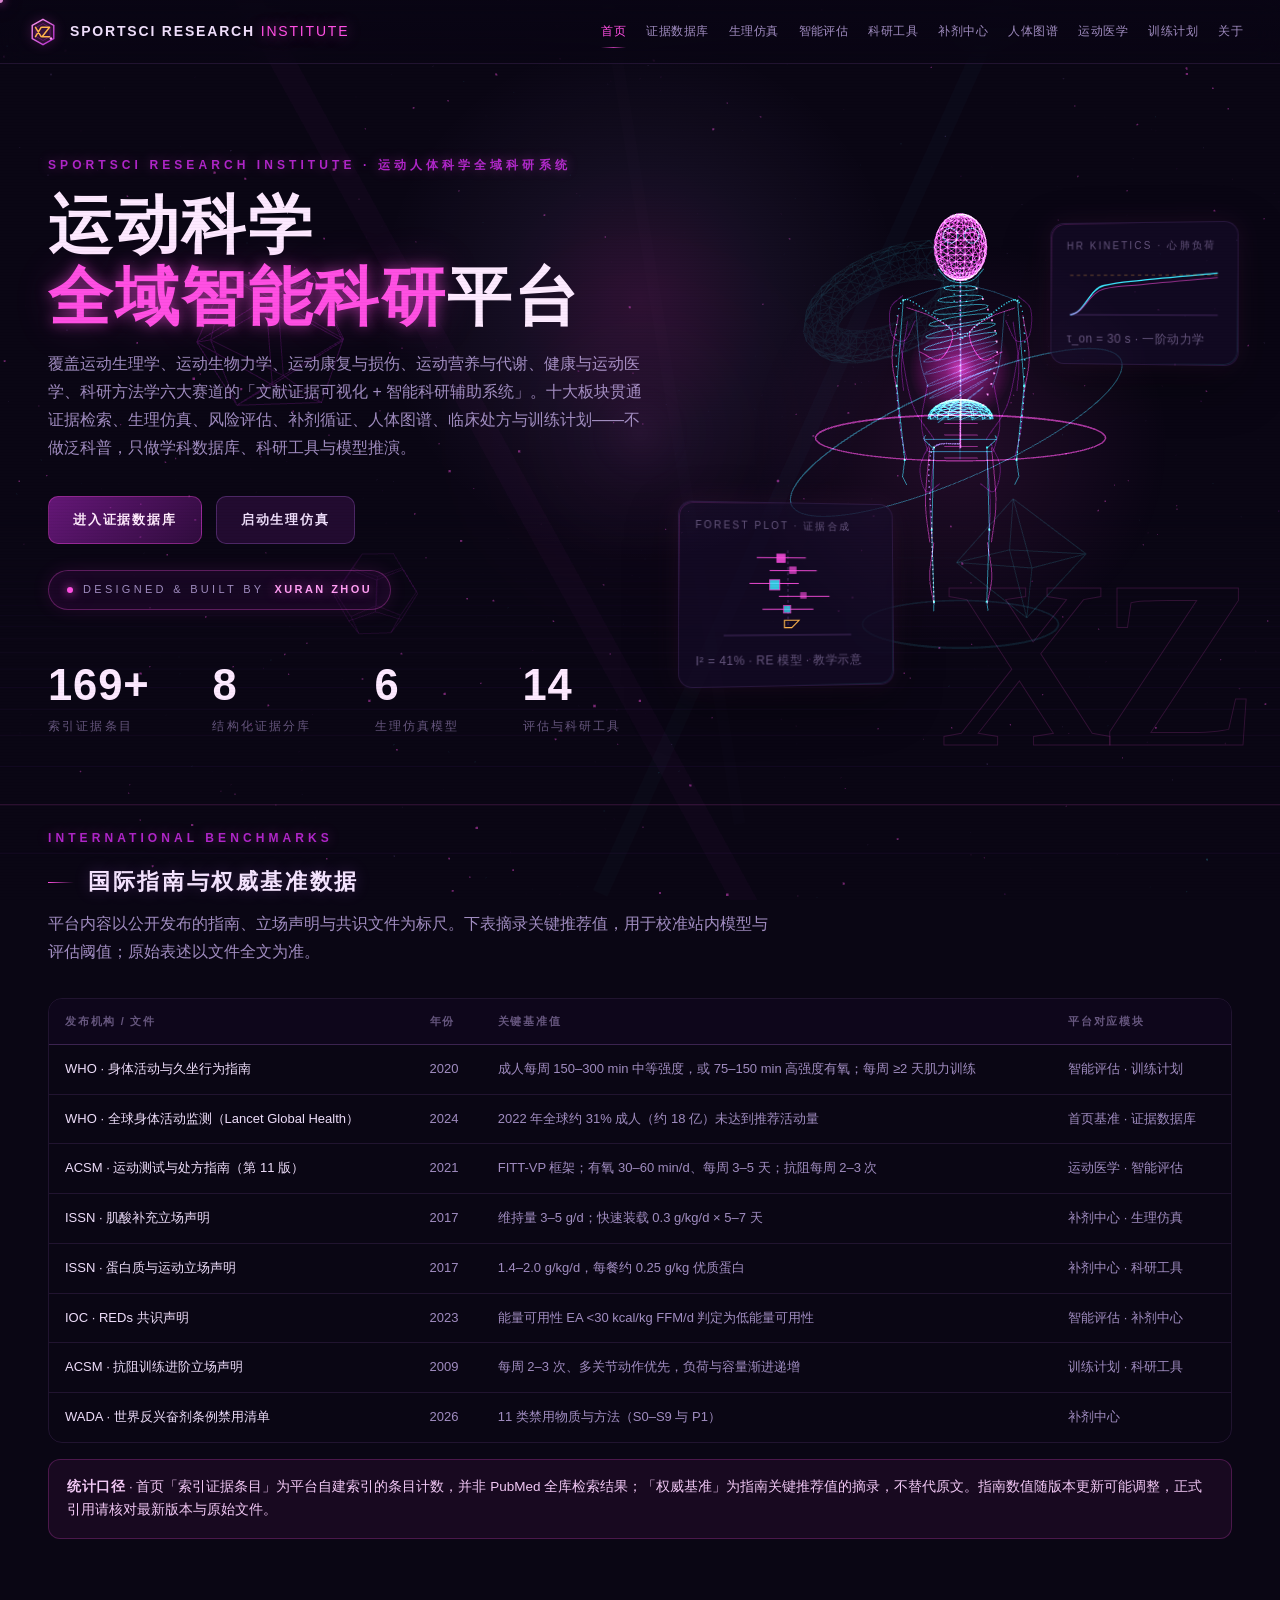
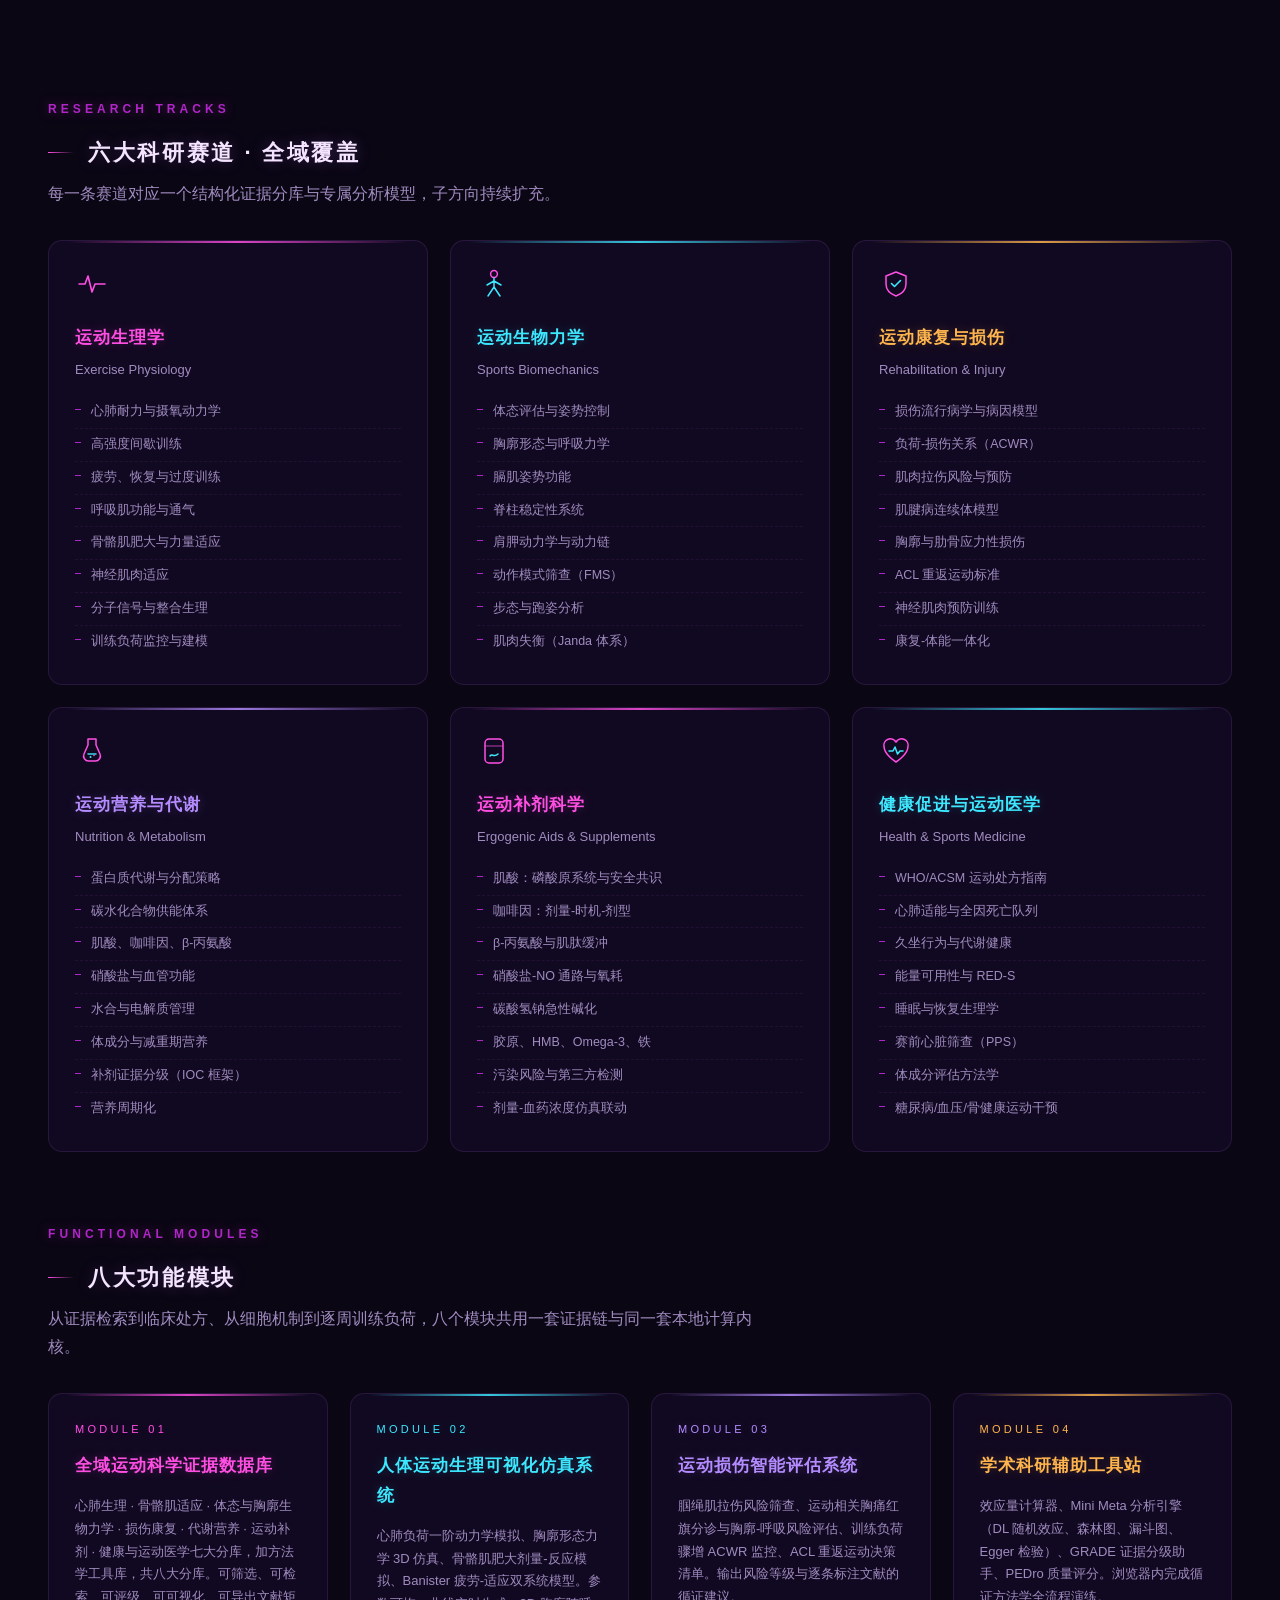
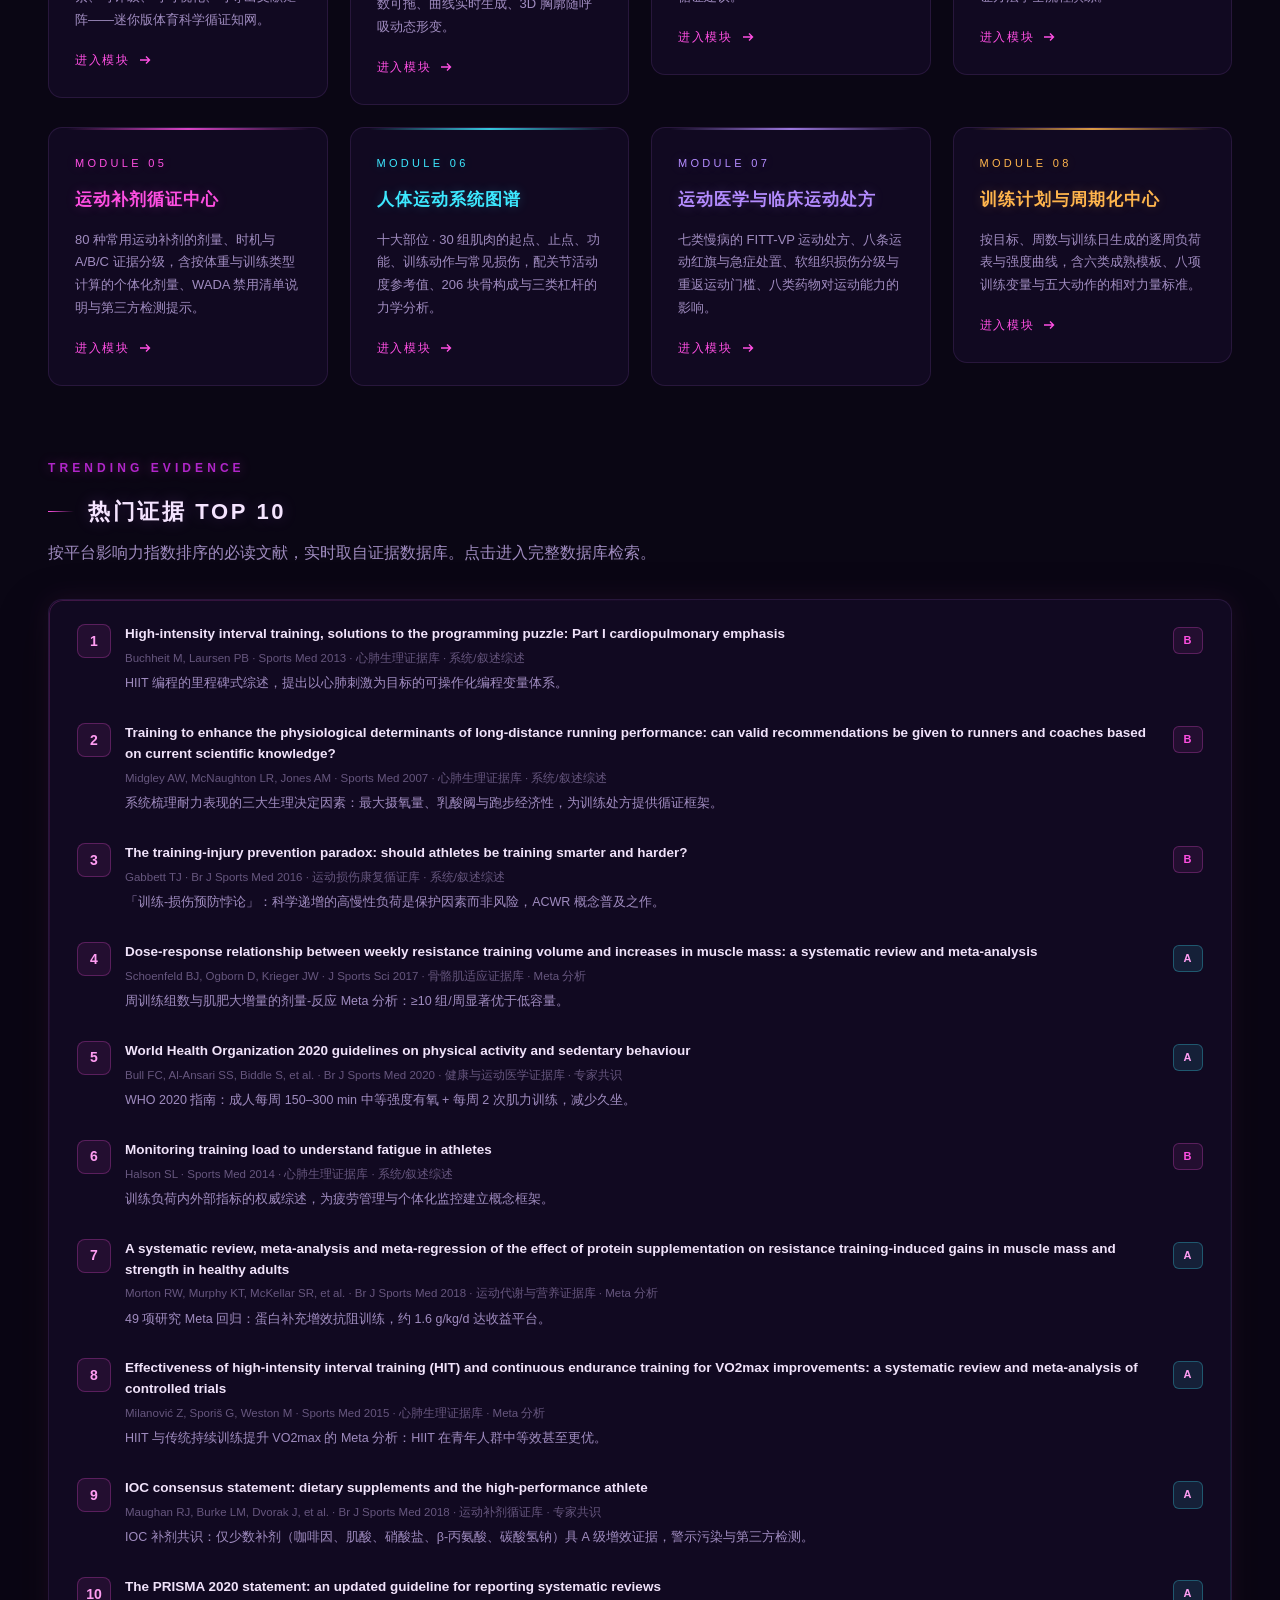
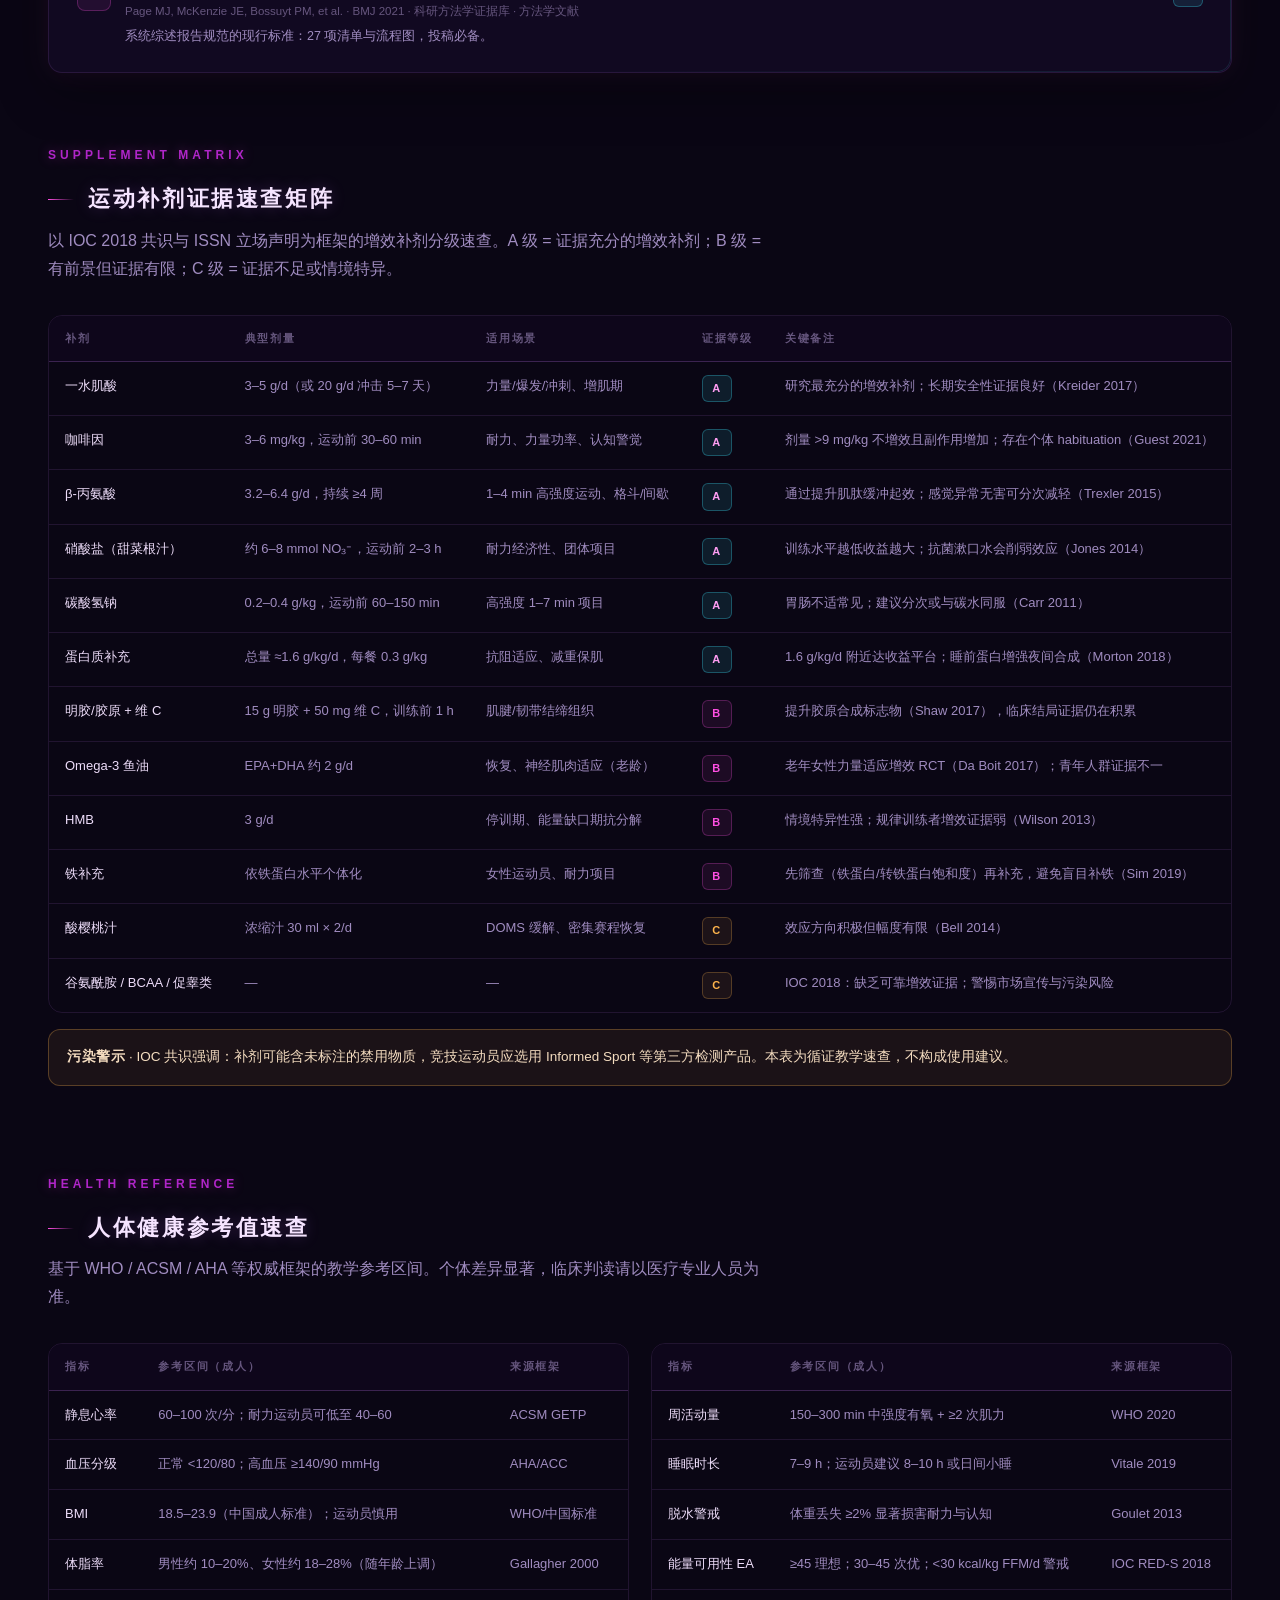
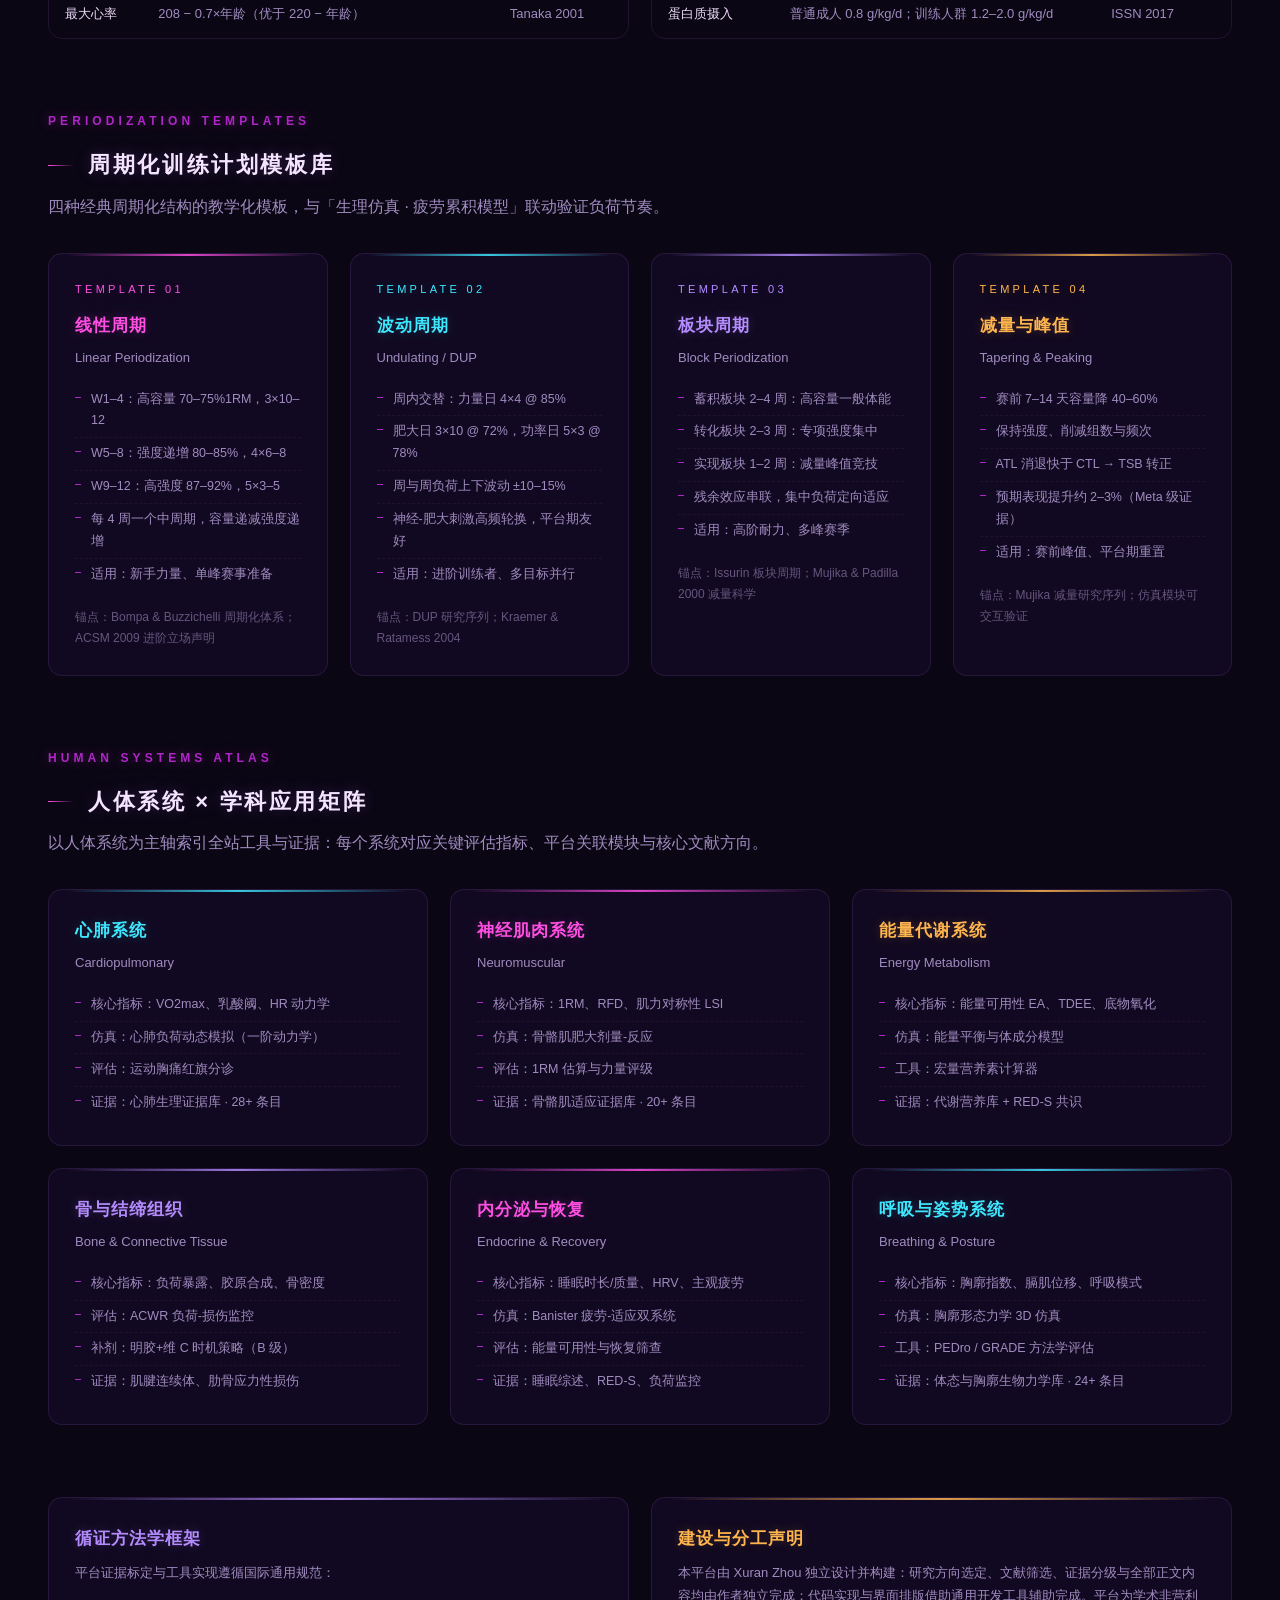
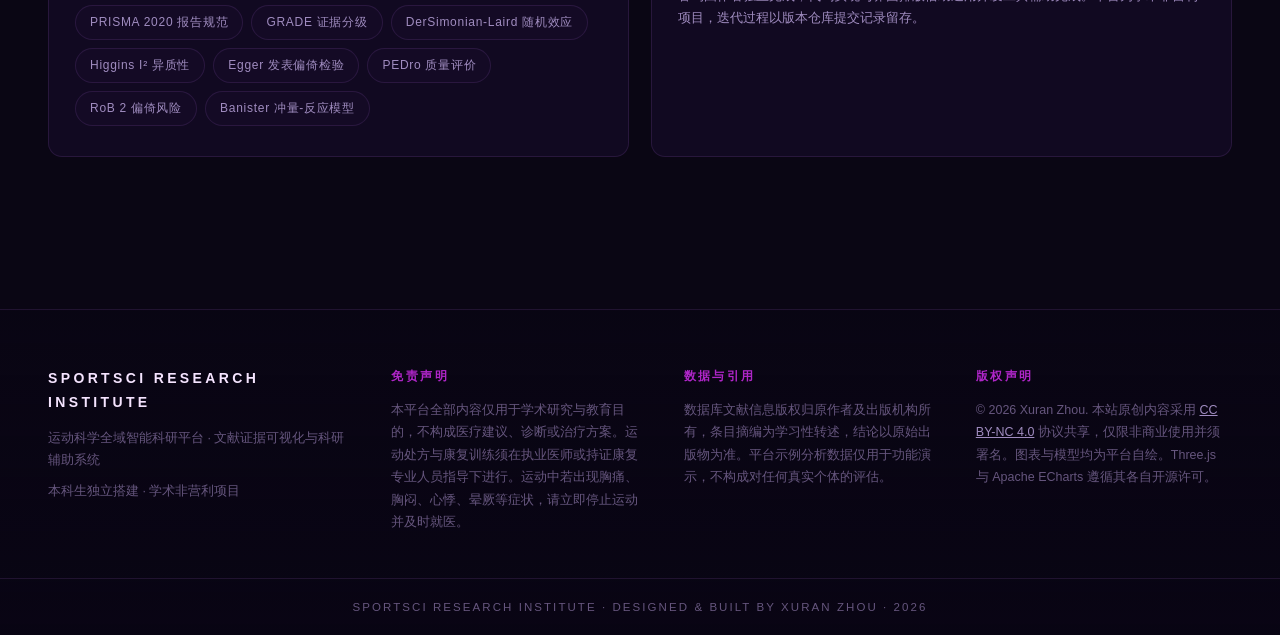
<file: index.html>
<!DOCTYPE html>
<html lang="zh-CN">
<head>
<meta charset="UTF-8">
<meta name="viewport" content="width=device-width, initial-scale=1.0">
<title>SPORTSCI RESEARCH INSTITUTE · 运动科学全域智能科研平台</title>
<meta name="description" content="国内首个由本科生搭建的运动人体科学全领域文献证据可视化与智能科研辅助系统：证据数据库、生理仿真、损伤评估、科研工具。">
<link rel="icon" href='data:image/svg+xml,<svg xmlns="http://www.w3.org/2000/svg" viewBox="0 0 32 32"><defs><linearGradient id="g" x1="0" y1="0" x2="1" y2="1"><stop offset="0" stop-color="%238fe8cd"/><stop offset="1" stop-color="%233f8a70"/></linearGradient></defs><polygon points="16,2.5 27.5,9 27.5,23 16,29.5 4.5,23 4.5,9" fill="rgba(255,79,227,0.07)" stroke="url(%23g)" stroke-width="1.6"/><polygon points="16,7 23.5,11.2 23.5,20.8 16,25 8.5,20.8 8.5,11.2" fill="none" stroke="url(%23g)" stroke-width="0.8" opacity="0.5"/><path d="M8,11 L14,21 M14,11 L8,21 M15,11 L23,11 L15,21 L23,21" fill="none" stroke="%23c9ae85" stroke-width="1.7" stroke-linecap="round" stroke-linejoin="round"/><circle cx="25" cy="16" r="1.6" fill="%238fe8cd"/></svg>'>
<link rel="stylesheet" href="assets/css/main.css">
<style>
  .hero { min-height: 92vh; display: flex; align-items: center; padding-top: var(--nav-h); }
  .hero-grid { display: grid; grid-template-columns: 1.05fr 0.95fr; gap: 40px; align-items: center; width: 100%; }
  .hero-canvas-wrap { position: relative; height: 560px; }
  .hero-halo {
    position: absolute; inset: 8% 6%;
    background: radial-gradient(ellipse at center, rgba(255,79,227,0.10), transparent 62%);
    pointer-events: none;
  }
  #hero-canvas { width: 100%; height: 100%; display: block; position: relative; }
  .hero-cta { display: flex; gap: 14px; margin-top: 34px; flex-wrap: wrap; }
  .hero-stats { display: grid; grid-template-columns: repeat(4, auto); gap: 36px; margin-top: 52px; }
  .float-card {
    position: absolute; padding: 14px 16px; width: 218px;
    font-size: 11px; letter-spacing: 0.04em;
  }
  .float-card .fc-title { font-size: 10px; letter-spacing: 0.22em; color: var(--ink-faint); margin-bottom: 8px; text-transform: uppercase; }
  .fc-forest { left: -10px; bottom: 40px; transform: perspective(800px) rotateY(9deg) rotateX(2deg); }
  .fc-wave { right: -6px; top: 56px; transform: perspective(800px) rotateY(-8deg); width: 190px; }
  .track-icon { width: 34px; height: 34px; margin-bottom: 14px; }
  .sub-list { list-style: none; margin-top: 14px; }
  .sub-list li {
    font-size: 12.5px; color: var(--ink-dim); padding: 5px 0 5px 16px;
    border-bottom: 1px dashed rgba(200,120,255,0.08); position: relative;
  }
  .sub-list li::before { content: ""; position: absolute; left: 0; top: 13px; width: 6px; height: 1px; background: var(--accent-dim); }
  .mod-card { display: flex; flex-direction: column; }
  .mod-num { font-size: 11px; letter-spacing: 0.3em; color: var(--accent-dim); margin-bottom: 12px; }
  .mod-go { margin-top: auto; padding-top: 18px; font-size: 12px; letter-spacing: 0.14em; color: var(--accent); display: inline-flex; align-items: center; gap: 8px; }
  .mod-go svg { transition: transform 0.35s ease; }
  .mod-card:hover .mod-go svg { transform: translateX(5px); }
  a.mod-link { text-decoration: none; color: inherit; }
  .method-chip { margin: 4px 4px 4px 0; cursor: default; }
  .top-row { display: flex; gap: 14px; align-items: flex-start; padding: 14px 6px; border-bottom: 1px dashed rgba(200,120,255,0.08); border-radius: 8px; transition: background 0.3s ease; }
  .top-row:last-child { border-bottom: none; }
  .top-row:hover { background: rgba(255,79,227,0.04); }
  .top-rank { flex: none; width: 34px; height: 34px; border-radius: 8px; display: flex; align-items: center; justify-content: center; font-weight: 700; font-size: 14px; color: #ff9df2; background: rgba(255,79,227,0.08); border: 1px solid rgba(255,79,227,0.25); }
  .top-title { font-size: 13.5px; line-height: 1.55; color: #f0e2fa; font-weight: 600; }
  .top-meta { font-size: 11.5px; color: var(--ink-faint); margin-top: 3px; }
  .top-key { font-size: 12.5px; color: var(--ink-dim); margin-top: 5px; }
  .top-grade { margin-left: auto; flex: none; padding-top: 2px; }
  @media (max-width: 960px) {
    .hero-grid { grid-template-columns: 1fr; }
    .hero-canvas-wrap { height: 420px; order: -1; }
    .hero-stats { grid-template-columns: repeat(2, 1fr); gap: 24px; }
    .fc-forest { left: 0; bottom: 8px; }
    .fc-wave { right: 0; top: 8px; }
  }
</style>
</head>
<body>
<canvas id="bg-canvas"></canvas>
<header class="nav">
  <a class="nav-brand" href="index.html">
    <svg class="nav-logo" viewBox="0 0 32 32" aria-hidden="true"><defs><linearGradient id="nlg" x1="0" y1="0" x2="1" y2="1"><stop offset="0" stop-color="#ff9df2"/><stop offset="1" stop-color="#b026c9"/></linearGradient></defs><polygon points="16,2.5 27.5,9 27.5,23 16,29.5 4.5,23 4.5,9" fill="rgba(255,79,227,0.06)" stroke="url(#nlg)" stroke-width="1.5"/><polygon points="16,7 23.5,11.2 23.5,20.8 16,25 8.5,20.8 8.5,11.2" fill="none" stroke="#b026c9" stroke-width="0.7" opacity="0.55"/><path d="M8,11 L14,21 M14,11 L8,21 M15,11 L23,11 L15,21 L23,21" fill="none" stroke="#ffb54d" stroke-width="1.6" stroke-linecap="round" stroke-linejoin="round"/><circle cx="24.5" cy="23" r="1.3" fill="#ff9df2"/></svg>
    <span class="nav-title">SPORTSCI RESEARCH <em>INSTITUTE</em></span>
  </a>
  <nav class="nav-links">
    <a href="index.html" class="active">首页</a>
    <a href="database.html">证据数据库</a>
    <a href="simulation.html">生理仿真</a>
    <a href="assessment.html">智能评估</a>
    <a href="tools.html">科研工具</a>
    <a href="supplements.html">补剂中心</a>
    <a href="anatomy.html">人体图谱</a>
    <a href="medicine.html">运动医学</a>
    <a href="plan.html">训练计划</a>
    <a href="about.html">关于</a>
  </nav>
</header>

<div class="page">
<main>
  <!-- ============ HERO ============ -->
  <section class="hero">
    <div class="container hero-grid">
      <div>
        <div class="kicker">SPORTSCI RESEARCH INSTITUTE · 运动人体科学全域科研系统</div>
        <h1 class="h-hero">运动科学<br><span class="accent">全域智能科研</span>平台</h1>
        <p class="lead mt-16">覆盖运动生理学、运动生物力学、运动康复与损伤、运动营养与代谢、健康与运动医学、科研方法学六大赛道的「文献证据可视化 + 智能科研辅助系统」。十大板块贯通证据检索、生理仿真、风险评估、补剂循证、人体图谱、临床处方与训练计划——不做泛科普，只做学科数据库、科研工具与模型推演。</p>
        <div class="hero-cta">
          <a class="btn btn-primary" href="database.html">进入证据数据库</a>
          <a class="btn" href="simulation.html">启动生理仿真</a>
        </div>
        <div class="founder-tag"><span class="ft-dot"></span>DESIGNED &amp; BUILT BY <b>XURAN ZHOU</b></div>
        <div class="hero-stats">
          <div class="stat"><div class="stat-num" id="st-entries">—</div><div class="stat-label">索引证据条目</div></div>
          <div class="stat"><div class="stat-num" id="st-libs">—</div><div class="stat-label">结构化证据分库</div></div>
          <div class="stat"><div class="stat-num">6</div><div class="stat-label">生理仿真模型</div></div>
          <div class="stat"><div class="stat-num">14</div><div class="stat-label">评估与科研工具</div></div>
        </div>
      </div>
      <div class="hero-canvas-wrap">
        <div class="hero-mark" aria-hidden="true">XZ</div>
        <div class="hero-halo"></div>
        <canvas id="hero-canvas"></canvas>
        <div class="float-card glass float-slow fc-forest">
          <div class="fc-title">Forest Plot · 证据合成</div>
          <svg viewBox="0 0 200 110" width="100%" aria-hidden="true">
            <line x1="100" y1="8" x2="100" y2="92" stroke="rgba(200,120,255,0.35)" stroke-dasharray="3 3"/>
            <g stroke="#ff4fe3" stroke-width="1">
              <line x1="66" y1="16" x2="120" y2="16"/><rect x="88" y="12" width="9" height="9" fill="#ff4fe3" opacity="0.85"/>
              <line x1="80" y1="30" x2="132" y2="30"/><rect x="102" y="26" width="7" height="7" fill="#ff4fe3" opacity="0.7"/>
              <line x1="58" y1="44" x2="112" y2="44"/><rect x="80" y="40" width="11" height="11" fill="#3de8ff" opacity="0.85"/>
              <line x1="90" y1="58" x2="146" y2="58"/><rect x="114" y="54" width="6" height="6" fill="#ff4fe3" opacity="0.6"/>
              <line x1="72" y1="72" x2="128" y2="72"/><rect x="95" y="68" width="8" height="8" fill="#3de8ff" opacity="0.75"/>
            </g>
            <polygon points="96,84 112,84 104,92 96,92" fill="none" stroke="#ffb54d" stroke-width="1.2"/>
            <line x1="30" y1="100" x2="170" y2="100" stroke="rgba(200,120,255,0.3)"/>
          </svg>
          <div class="tiny">I² = 41% · RE 模型 · 教学示意</div>
        </div>
        <div class="float-card glass float-slower fc-wave">
          <div class="fc-title">HR Kinetics · 心肺负荷</div>
          <svg viewBox="0 0 180 70" width="100%" aria-hidden="true">
            <path d="M4 60 C 22 58, 26 30, 44 26 S 70 22, 88 20 S 130 16, 176 12" fill="none" stroke="#3de8ff" stroke-width="1.6"/>
            <path d="M4 60 C 22 58, 26 34, 44 30 S 70 27, 88 25 S 130 21, 176 17" fill="none" stroke="#ff4fe3" stroke-width="1.2" opacity="0.55"/>
            <line x1="4" y1="60" x2="176" y2="60" stroke="rgba(200,120,255,0.3)"/>
            <line x1="4" y1="14" x2="176" y2="14" stroke="rgba(255,181,77,0.4)" stroke-dasharray="4 4"/>
          </svg>
          <div class="tiny">τ_on = 30 s · 一阶动力学</div>
        </div>
      </div>
    </div>
  </section>

  <!-- ============ 国际指南基准 ============ -->
  <section class="section" style="padding-top:0">
    <div class="container">
      <div class="kicker reveal">INTERNATIONAL BENCHMARKS</div>
      <h2 class="h2 reveal">国际指南与权威基准数据</h2>
      <p class="lead reveal" data-delay="1">平台内容以公开发布的指南、立场声明与共识文件为标尺。下表摘录关键推荐值，用于校准站内模型与评估阈值；原始表述以文件全文为准。</p>
      <div class="table-wrap mt-32 reveal" data-delay="2">
        <table class="table">
          <thead><tr><th>发布机构 / 文件</th><th>年份</th><th>关键基准值</th><th>平台对应模块</th></tr></thead>
          <tbody>
            <tr><td><span class="t-title">WHO · 身体活动与久坐行为指南</span></td><td>2020</td><td>成人每周 150–300 min 中等强度，或 75–150 min 高强度有氧；每周 ≥2 天肌力训练</td><td>智能评估 · 训练计划</td></tr>
            <tr><td><span class="t-title">WHO · 全球身体活动监测（Lancet Global Health）</span></td><td>2024</td><td>2022 年全球约 31% 成人（约 18 亿）未达到推荐活动量</td><td>首页基准 · 证据数据库</td></tr>
            <tr><td><span class="t-title">ACSM · 运动测试与处方指南（第 11 版）</span></td><td>2021</td><td>FITT-VP 框架；有氧 30–60 min/d、每周 3–5 天；抗阻每周 2–3 次</td><td>运动医学 · 智能评估</td></tr>
            <tr><td><span class="t-title">ISSN · 肌酸补充立场声明</span></td><td>2017</td><td>维持量 3–5 g/d；快速装载 0.3 g/kg/d × 5–7 天</td><td>补剂中心 · 生理仿真</td></tr>
            <tr><td><span class="t-title">ISSN · 蛋白质与运动立场声明</span></td><td>2017</td><td>1.4–2.0 g/kg/d，每餐约 0.25 g/kg 优质蛋白</td><td>补剂中心 · 科研工具</td></tr>
            <tr><td><span class="t-title">IOC · REDs 共识声明</span></td><td>2023</td><td>能量可用性 EA &lt;30 kcal/kg FFM/d 判定为低能量可用性</td><td>智能评估 · 补剂中心</td></tr>
            <tr><td><span class="t-title">ACSM · 抗阻训练进阶立场声明</span></td><td>2009</td><td>每周 2–3 次、多关节动作优先，负荷与容量渐进递增</td><td>训练计划 · 科研工具</td></tr>
            <tr><td><span class="t-title">WADA · 世界反兴奋剂条例禁用清单</span></td><td>2026</td><td>11 类禁用物质与方法（S0–S9 与 P1）</td><td>补剂中心</td></tr>
          </tbody>
        </table>
      </div>
      <div class="notice mt-16 reveal"><b>统计口径</b> · 首页「索引证据条目」为平台自建索引的条目计数，并非 PubMed 全库检索结果；「权威基准」为指南关键推荐值的摘录，不替代原文。指南数值随版本更新可能调整，正式引用请核对最新版本与原始文件。</div>
    </div>
  </section>

  <!-- ============ 六大科研赛道 ============ -->
  <section class="section">
    <div class="container">
      <div class="kicker reveal">RESEARCH TRACKS</div>
      <h2 class="h2 reveal">六大科研赛道 · 全域覆盖</h2>
      <p class="lead reveal" data-delay="1">每一条赛道对应一个结构化证据分库与专属分析模型，子方向持续扩充。</p>
      <div class="grid-3 mt-32">
        <div class="card tone-a reveal">
          <svg class="track-icon" viewBox="0 0 34 34" aria-hidden="true"><path d="M4 17h6l3-8 4 16 3-8h10" fill="none" stroke="#ff4fe3" stroke-width="1.6" stroke-linecap="round" stroke-linejoin="round"/></svg>
          <div class="panel-title">运动生理学</div>
          <div class="panel-sub">Exercise Physiology</div>
          <ul class="sub-list">
            <li>心肺耐力与摄氧动力学</li>
            <li>高强度间歇训练</li>
            <li>疲劳、恢复与过度训练</li>
            <li>呼吸肌功能与通气</li>
            <li>骨骼肌肥大与力量适应</li>
            <li>神经肌肉适应</li>
            <li>分子信号与整合生理</li>
            <li>训练负荷监控与建模</li>
          </ul>
        </div>
        <div class="card tone-b reveal" data-delay="1">
          <svg class="track-icon" viewBox="0 0 34 34" aria-hidden="true"><circle cx="17" cy="7" r="3.4" fill="none" stroke="#ff4fe3" stroke-width="1.5"/><path d="M17 11v9M17 14l-7 4M17 14l7 4M17 20l-6 9M17 20l6 9" fill="none" stroke="#3de8ff" stroke-width="1.5" stroke-linecap="round"/></svg>
          <div class="panel-title">运动生物力学</div>
          <div class="panel-sub">Sports Biomechanics</div>
          <ul class="sub-list">
            <li>体态评估与姿势控制</li>
            <li>胸廓形态与呼吸力学</li>
            <li>膈肌姿势功能</li>
            <li>脊柱稳定性系统</li>
            <li>肩胛动力学与动力链</li>
            <li>动作模式筛查（FMS）</li>
            <li>步态与跑姿分析</li>
            <li>肌肉失衡（Janda 体系）</li>
          </ul>
        </div>
        <div class="card tone-d reveal" data-delay="2">
          <svg class="track-icon" viewBox="0 0 34 34" aria-hidden="true"><path d="M17 5l10 4v8c0 6-4.5 10-10 12C11.5 27 7 23 7 17V9z" fill="none" stroke="#ff4fe3" stroke-width="1.5" stroke-linejoin="round"/><path d="M12.5 16.5l3 3 6-6" fill="none" stroke="#3de8ff" stroke-width="1.6" stroke-linecap="round" stroke-linejoin="round"/></svg>
          <div class="panel-title">运动康复与损伤</div>
          <div class="panel-sub">Rehabilitation &amp; Injury</div>
          <ul class="sub-list">
            <li>损伤流行病学与病因模型</li>
            <li>负荷-损伤关系（ACWR）</li>
            <li>肌肉拉伤风险与预防</li>
            <li>肌腱病连续体模型</li>
            <li>胸廓与肋骨应力性损伤</li>
            <li>ACL 重返运动标准</li>
            <li>神经肌肉预防训练</li>
            <li>康复-体能一体化</li>
          </ul>
        </div>
        <div class="card tone-c reveal" data-delay="3">
          <svg class="track-icon" viewBox="0 0 34 34" aria-hidden="true"><path d="M13 5h8v6l4 9a5 5 0 01-4.6 7H13.6A5 5 0 019 20l4-9z" fill="none" stroke="#ff4fe3" stroke-width="1.5" stroke-linejoin="round"/><path d="M12.5 20h9" stroke="#3de8ff" stroke-width="1.4"/><circle cx="15.5" cy="23" r="1" fill="#3de8ff"/><circle cx="19" cy="21.5" r="0.8" fill="#ff4fe3"/></svg>
          <div class="panel-title">运动营养与代谢</div>
          <div class="panel-sub">Nutrition &amp; Metabolism</div>
          <ul class="sub-list">
            <li>蛋白质代谢与分配策略</li>
            <li>碳水化合物供能体系</li>
            <li>肌酸、咖啡因、β-丙氨酸</li>
            <li>硝酸盐与血管功能</li>
            <li>水合与电解质管理</li>
            <li>体成分与减重期营养</li>
            <li>补剂证据分级（IOC 框架）</li>
            <li>营养周期化</li>
          </ul>
        </div>
        <div class="card tone-a reveal" data-delay="1">
          <svg class="track-icon" viewBox="0 0 34 34" aria-hidden="true"><rect x="8" y="5" width="18" height="24" rx="4" fill="none" stroke="#ff4fe3" stroke-width="1.5"/><path d="M8 12h18" stroke="#ff4fe3" stroke-width="1.2" opacity="0.6"/><path d="M13 22c2-3 4 2 8-2" fill="none" stroke="#3de8ff" stroke-width="1.5" stroke-linecap="round"/></svg>
          <div class="panel-title">运动补剂科学</div>
          <div class="panel-sub">Ergogenic Aids &amp; Supplements</div>
          <ul class="sub-list">
            <li>肌酸：磷酸原系统与安全共识</li>
            <li>咖啡因：剂量-时机-剂型</li>
            <li>β-丙氨酸与肌肽缓冲</li>
            <li>硝酸盐-NO 通路与氧耗</li>
            <li>碳酸氢钠急性碱化</li>
            <li>胶原、HMB、Omega-3、铁</li>
            <li>污染风险与第三方检测</li>
            <li>剂量-血药浓度仿真联动</li>
          </ul>
        </div>
        <div class="card tone-b reveal" data-delay="2">
          <svg class="track-icon" viewBox="0 0 34 34" aria-hidden="true"><path d="M17 28S5 20.5 5 12.5A6.5 6.5 0 0117 8a6.5 6.5 0 0112 4.5C29 20.5 17 28 17 28z" fill="none" stroke="#ff4fe3" stroke-width="1.5" stroke-linejoin="round"/><polyline points="10,17 14,17 16,13 18.5,20 21,17 24,17" fill="none" stroke="#3de8ff" stroke-width="1.5" stroke-linecap="round" stroke-linejoin="round"/></svg>
          <div class="panel-title">健康促进与运动医学</div>
          <div class="panel-sub">Health &amp; Sports Medicine</div>
          <ul class="sub-list">
            <li>WHO/ACSM 运动处方指南</li>
            <li>心肺适能与全因死亡队列</li>
            <li>久坐行为与代谢健康</li>
            <li>能量可用性与 RED-S</li>
            <li>睡眠与恢复生理学</li>
            <li>赛前心脏筛查（PPS）</li>
            <li>体成分评估方法学</li>
            <li>糖尿病/血压/骨健康运动干预</li>
          </ul>
        </div>
      </div>
    </div>
  </section>

  <!-- ============ 八大功能模块 ============ -->
  <section class="section" style="padding-top:0">
    <div class="container">
      <div class="kicker reveal">FUNCTIONAL MODULES</div>
      <h2 class="h2 reveal">八大功能模块</h2>
      <p class="lead reveal" data-delay="1">从证据检索到临床处方、从细胞机制到逐周训练负荷，八个模块共用一套证据链与同一套本地计算内核。</p>
      <div class="grid-4 mt-32">
        <a class="mod-link" href="database.html">
          <div class="card mod-card tone-a reveal">
            <div class="mod-num">MODULE 01</div>
            <div class="panel-title">全域运动科学证据数据库</div>
            <p class="panel-sub mt-8">心肺生理 · 骨骼肌适应 · 体态与胸廓生物力学 · 损伤康复 · 代谢营养 · 运动补剂 · 健康与运动医学七大分库，加方法学工具库，共八大分库。可筛选、可检索、可评级、可可视化、可导出文献矩阵——迷你版体育科学循证知网。</p>
            <span class="mod-go">进入模块 <svg width="14" height="14" viewBox="0 0 14 14"><path d="M2 7h9M8 3.5L11.5 7 8 10.5" fill="none" stroke="currentColor" stroke-width="1.4"/></svg></span>
          </div>
        </a>
        <a class="mod-link" href="simulation.html">
          <div class="card mod-card tone-b reveal" data-delay="1">
            <div class="mod-num">MODULE 02</div>
            <div class="panel-title">人体运动生理可视化仿真系统</div>
            <p class="panel-sub mt-8">心肺负荷一阶动力学模拟、胸廓形态力学 3D 仿真、骨骼肌肥大剂量-反应模拟、Banister 疲劳-适应双系统模型。参数可拖、曲线实时生成、3D 胸廓随呼吸动态形变。</p>
            <span class="mod-go">进入模块 <svg width="14" height="14" viewBox="0 0 14 14"><path d="M2 7h9M8 3.5L11.5 7 8 10.5" fill="none" stroke="currentColor" stroke-width="1.4"/></svg></span>
          </div>
        </a>
        <a class="mod-link" href="assessment.html">
          <div class="card mod-card tone-c reveal" data-delay="2">
            <div class="mod-num">MODULE 03</div>
            <div class="panel-title">运动损伤智能评估系统</div>
            <p class="panel-sub mt-8">腘绳肌拉伤风险筛查、运动相关胸痛红旗分诊与胸廓-呼吸风险评估、训练负荷骤增 ACWR 监控、ACL 重返运动决策清单。输出风险等级与逐条标注文献的循证建议。</p>
            <span class="mod-go">进入模块 <svg width="14" height="14" viewBox="0 0 14 14"><path d="M2 7h9M8 3.5L11.5 7 8 10.5" fill="none" stroke="currentColor" stroke-width="1.4"/></svg></span>
          </div>
        </a>
        <a class="mod-link" href="tools.html">
          <div class="card mod-card tone-d reveal" data-delay="3">
            <div class="mod-num">MODULE 04</div>
            <div class="panel-title">学术科研辅助工具站</div>
            <p class="panel-sub mt-8">效应量计算器、Mini Meta 分析引擎（DL 随机效应、森林图、漏斗图、Egger 检验）、GRADE 证据分级助手、PEDro 质量评分。浏览器内完成循证方法学全流程演练。</p>
            <span class="mod-go">进入模块 <svg width="14" height="14" viewBox="0 0 14 14"><path d="M2 7h9M8 3.5L11.5 7 8 10.5" fill="none" stroke="currentColor" stroke-width="1.4"/></svg></span>
          </div>
        </a>
        <a class="mod-link" href="supplements.html">
          <div class="card mod-card tone-a reveal">
            <div class="mod-num">MODULE 05</div>
            <div class="panel-title">运动补剂循证中心</div>
            <p class="panel-sub mt-8">80 种常用运动补剂的剂量、时机与 A/B/C 证据分级，含按体重与训练类型计算的个体化剂量、WADA 禁用清单说明与第三方检测提示。</p>
            <span class="mod-go">进入模块 <svg width="14" height="14" viewBox="0 0 14 14"><path d="M2 7h9M8 3.5L11.5 7 8 10.5" fill="none" stroke="currentColor" stroke-width="1.4"/></svg></span>
          </div>
        </a>
        <a class="mod-link" href="anatomy.html">
          <div class="card mod-card tone-b reveal" data-delay="1">
            <div class="mod-num">MODULE 06</div>
            <div class="panel-title">人体运动系统图谱</div>
            <p class="panel-sub mt-8">十大部位 · 30 组肌肉的起点、止点、功能、训练动作与常见损伤，配关节活动度参考值、206 块骨构成与三类杠杆的力学分析。</p>
            <span class="mod-go">进入模块 <svg width="14" height="14" viewBox="0 0 14 14"><path d="M2 7h9M8 3.5L11.5 7 8 10.5" fill="none" stroke="currentColor" stroke-width="1.4"/></svg></span>
          </div>
        </a>
        <a class="mod-link" href="medicine.html">
          <div class="card mod-card tone-c reveal" data-delay="2">
            <div class="mod-num">MODULE 07</div>
            <div class="panel-title">运动医学与临床运动处方</div>
            <p class="panel-sub mt-8">七类慢病的 FITT-VP 运动处方、八条运动红旗与急症处置、软组织损伤分级与重返运动门槛、八类药物对运动能力的影响。</p>
            <span class="mod-go">进入模块 <svg width="14" height="14" viewBox="0 0 14 14"><path d="M2 7h9M8 3.5L11.5 7 8 10.5" fill="none" stroke="currentColor" stroke-width="1.4"/></svg></span>
          </div>
        </a>
        <a class="mod-link" href="plan.html">
          <div class="card mod-card tone-d reveal" data-delay="3">
            <div class="mod-num">MODULE 08</div>
            <div class="panel-title">训练计划与周期化中心</div>
            <p class="panel-sub mt-8">按目标、周数与训练日生成的逐周负荷表与强度曲线，含六类成熟模板、八项训练变量与五大动作的相对力量标准。</p>
            <span class="mod-go">进入模块 <svg width="14" height="14" viewBox="0 0 14 14"><path d="M2 7h9M8 3.5L11.5 7 8 10.5" fill="none" stroke="currentColor" stroke-width="1.4"/></svg></span>
          </div>
        </a>
      </div>
    </div>
  </section>

  <!-- ============ 热门证据 TOP10 ============ -->
  <section class="section" style="padding-top:0">
    <div class="container">
      <div class="kicker reveal">TRENDING EVIDENCE</div>
      <h2 class="h2 reveal">热门证据 TOP 10</h2>
      <p class="lead reveal" data-delay="1">按平台影响力指数排序的必读文献，实时取自证据数据库。点击进入完整数据库检索。</p>
      <div class="card glass mt-32 reveal" data-delay="2" style="padding:10px 22px">
        <div id="top-list"></div>
      </div>
    </div>
  </section>

  <!-- ============ 补剂证据速查 ============ -->
  <section class="section" style="padding-top:0">
    <div class="container">
      <div class="kicker reveal">SUPPLEMENT MATRIX</div>
      <h2 class="h2 reveal">运动补剂证据速查矩阵</h2>
      <p class="lead reveal" data-delay="1">以 IOC 2018 共识与 ISSN 立场声明为框架的增效补剂分级速查。A 级 = 证据充分的增效补剂；B 级 = 有前景但证据有限；C 级 = 证据不足或情境特异。</p>
      <div class="table-wrap mt-32 reveal" data-delay="2">
        <table class="table">
          <thead><tr><th>补剂</th><th>典型剂量</th><th>适用场景</th><th>证据等级</th><th>关键备注</th></tr></thead>
          <tbody>
            <tr><td><span class="t-title">一水肌酸</span></td><td>3–5 g/d（或 20 g/d 冲击 5–7 天）</td><td>力量/爆发/冲刺、增肌期</td><td><span class="badge badge-a">A</span></td><td>研究最充分的增效补剂；长期安全性证据良好（Kreider 2017）</td></tr>
            <tr><td><span class="t-title">咖啡因</span></td><td>3–6 mg/kg，运动前 30–60 min</td><td>耐力、力量功率、认知警觉</td><td><span class="badge badge-a">A</span></td><td>剂量 &gt;9 mg/kg 不增效且副作用增加；存在个体 habituation（Guest 2021）</td></tr>
            <tr><td><span class="t-title">β-丙氨酸</span></td><td>3.2–6.4 g/d，持续 ≥4 周</td><td>1–4 min 高强度运动、格斗/间歇</td><td><span class="badge badge-a">A</span></td><td>通过提升肌肽缓冲起效；感觉异常无害可分次减轻（Trexler 2015）</td></tr>
            <tr><td><span class="t-title">硝酸盐（甜菜根汁）</span></td><td>约 6–8 mmol NO₃⁻，运动前 2–3 h</td><td>耐力经济性、团体项目</td><td><span class="badge badge-a">A</span></td><td>训练水平越低收益越大；抗菌漱口水会削弱效应（Jones 2014）</td></tr>
            <tr><td><span class="t-title">碳酸氢钠</span></td><td>0.2–0.4 g/kg，运动前 60–150 min</td><td>高强度 1–7 min 项目</td><td><span class="badge badge-a">A</span></td><td>胃肠不适常见；建议分次或与碳水同服（Carr 2011）</td></tr>
            <tr><td><span class="t-title">蛋白质补充</span></td><td>总量 ≈1.6 g/kg/d，每餐 0.3 g/kg</td><td>抗阻适应、减重保肌</td><td><span class="badge badge-a">A</span></td><td>1.6 g/kg/d 附近达收益平台；睡前蛋白增强夜间合成（Morton 2018）</td></tr>
            <tr><td><span class="t-title">明胶/胶原 + 维 C</span></td><td>15 g 明胶 + 50 mg 维 C，训练前 1 h</td><td>肌腱/韧带结缔组织</td><td><span class="badge badge-b">B</span></td><td>提升胶原合成标志物（Shaw 2017），临床结局证据仍在积累</td></tr>
            <tr><td><span class="t-title">Omega-3 鱼油</span></td><td>EPA+DHA 约 2 g/d</td><td>恢复、神经肌肉适应（老龄）</td><td><span class="badge badge-b">B</span></td><td>老年女性力量适应增效 RCT（Da Boit 2017）；青年人群证据不一</td></tr>
            <tr><td><span class="t-title">HMB</span></td><td>3 g/d</td><td>停训期、能量缺口期抗分解</td><td><span class="badge badge-b">B</span></td><td>情境特异性强；规律训练者增效证据弱（Wilson 2013）</td></tr>
            <tr><td><span class="t-title">铁补充</span></td><td>依铁蛋白水平个体化</td><td>女性运动员、耐力项目</td><td><span class="badge badge-b">B</span></td><td>先筛查（铁蛋白/转铁蛋白饱和度）再补充，避免盲目补铁（Sim 2019）</td></tr>
            <tr><td><span class="t-title">酸樱桃汁</span></td><td>浓缩汁 30 ml × 2/d</td><td>DOMS 缓解、密集赛程恢复</td><td><span class="badge badge-c">C</span></td><td>效应方向积极但幅度有限（Bell 2014）</td></tr>
            <tr><td><span class="t-title">谷氨酰胺 / BCAA / 促睾类</span></td><td>—</td><td>—</td><td><span class="badge badge-c">C</span></td><td>IOC 2018：缺乏可靠增效证据；警惕市场宣传与污染风险</td></tr>
          </tbody>
        </table>
      </div>
      <div class="warn reveal" data-delay="3"><b>污染警示</b> · IOC 共识强调：补剂可能含未标注的禁用物质，竞技运动员应选用 Informed Sport 等第三方检测产品。本表为循证教学速查，不构成使用建议。</div>
    </div>
  </section>

  <!-- ============ 健康参考值速查 ============ -->
  <section class="section" style="padding-top:0">
    <div class="container">
      <div class="kicker reveal">HEALTH REFERENCE</div>
      <h2 class="h2 reveal">人体健康参考值速查</h2>
      <p class="lead reveal" data-delay="1">基于 WHO / ACSM / AHA 等权威框架的教学参考区间。个体差异显著，临床判读请以医疗专业人员为准。</p>
      <div class="grid-2 mt-32">
        <div class="table-wrap reveal" data-delay="1">
          <table class="table">
            <thead><tr><th>指标</th><th>参考区间（成人）</th><th>来源框架</th></tr></thead>
            <tbody>
              <tr><td><span class="t-title">静息心率</span></td><td>60–100 次/分；耐力运动员可低至 40–60</td><td>ACSM GETP</td></tr>
              <tr><td><span class="t-title">血压分级</span></td><td>正常 &lt;120/80；高血压 ≥140/90 mmHg</td><td>AHA/ACC</td></tr>
              <tr><td><span class="t-title">BMI</span></td><td>18.5–23.9（中国成人标准）；运动员慎用</td><td>WHO/中国标准</td></tr>
              <tr><td><span class="t-title">体脂率</span></td><td>男性约 10–20%、女性约 18–28%（随年龄上调）</td><td>Gallagher 2000</td></tr>
              <tr><td><span class="t-title">最大心率</span></td><td>208 − 0.7×年龄（优于 220 − 年龄）</td><td>Tanaka 2001</td></tr>
            </tbody>
          </table>
        </div>
        <div class="table-wrap reveal" data-delay="2">
          <table class="table">
            <thead><tr><th>指标</th><th>参考区间（成人）</th><th>来源框架</th></tr></thead>
            <tbody>
              <tr><td><span class="t-title">周活动量</span></td><td>150–300 min 中强度有氧 + ≥2 次肌力</td><td>WHO 2020</td></tr>
              <tr><td><span class="t-title">睡眠时长</span></td><td>7–9 h；运动员建议 8–10 h 或日间小睡</td><td>Vitale 2019</td></tr>
              <tr><td><span class="t-title">脱水警戒</span></td><td>体重丢失 ≥2% 显著损害耐力与认知</td><td>Goulet 2013</td></tr>
              <tr><td><span class="t-title">能量可用性 EA</span></td><td>≥45 理想；30–45 次优；&lt;30 kcal/kg FFM/d 警戒</td><td>IOC RED-S 2018</td></tr>
              <tr><td><span class="t-title">蛋白质摄入</span></td><td>普通成人 0.8 g/kg/d；训练人群 1.2–2.0 g/kg/d</td><td>ISSN 2017</td></tr>
            </tbody>
          </table>
        </div>
      </div>
    </div>
  </section>

  <!-- ============ 周期化计划模板 ============ -->
  <section class="section" style="padding-top:0">
    <div class="container">
      <div class="kicker reveal">PERIODIZATION TEMPLATES</div>
      <h2 class="h2 reveal">周期化训练计划模板库</h2>
      <p class="lead reveal" data-delay="1">四种经典周期化结构的教学化模板，与「生理仿真 · 疲劳累积模型」联动验证负荷节奏。</p>
      <div class="grid-4 mt-32">
        <div class="card tone-a reveal">
          <div class="mod-num">TEMPLATE 01</div>
          <div class="panel-title">线性周期</div>
          <div class="panel-sub">Linear Periodization</div>
          <ul class="sub-list">
            <li>W1–4：高容量 70–75%1RM，3×10–12</li>
            <li>W5–8：强度递增 80–85%，4×6–8</li>
            <li>W9–12：高强度 87–92%，5×3–5</li>
            <li>每 4 周一个中周期，容量递减强度递增</li>
            <li>适用：新手力量、单峰赛事准备</li>
          </ul>
          <p class="tiny mt-16">锚点：Bompa &amp; Buzzichelli 周期化体系；ACSM 2009 进阶立场声明</p>
        </div>
        <div class="card tone-b reveal" data-delay="1">
          <div class="mod-num">TEMPLATE 02</div>
          <div class="panel-title">波动周期</div>
          <div class="panel-sub">Undulating / DUP</div>
          <ul class="sub-list">
            <li>周内交替：力量日 4×4 @ 85%</li>
            <li>肥大日 3×10 @ 72%，功率日 5×3 @ 78%</li>
            <li>周与周负荷上下波动 ±10–15%</li>
            <li>神经-肥大刺激高频轮换，平台期友好</li>
            <li>适用：进阶训练者、多目标并行</li>
          </ul>
          <p class="tiny mt-16">锚点：DUP 研究序列；Kraemer &amp; Ratamess 2004</p>
        </div>
        <div class="card tone-c reveal" data-delay="2">
          <div class="mod-num">TEMPLATE 03</div>
          <div class="panel-title">板块周期</div>
          <div class="panel-sub">Block Periodization</div>
          <ul class="sub-list">
            <li>蓄积板块 2–4 周：高容量一般体能</li>
            <li>转化板块 2–3 周：专项强度集中</li>
            <li>实现板块 1–2 周：减量峰值竞技</li>
            <li>残余效应串联，集中负荷定向适应</li>
            <li>适用：高阶耐力、多峰赛季</li>
          </ul>
          <p class="tiny mt-16">锚点：Issurin 板块周期；Mujika &amp; Padilla 2000 减量科学</p>
        </div>
        <div class="card tone-d reveal" data-delay="3">
          <div class="mod-num">TEMPLATE 04</div>
          <div class="panel-title">减量与峰值</div>
          <div class="panel-sub">Tapering &amp; Peaking</div>
          <ul class="sub-list">
            <li>赛前 7–14 天容量降 40–60%</li>
            <li>保持强度、削减组数与频次</li>
            <li>ATL 消退快于 CTL → TSB 转正</li>
            <li>预期表现提升约 2–3%（Meta 级证据）</li>
            <li>适用：赛前峰值、平台期重置</li>
          </ul>
          <p class="tiny mt-16">锚点：Mujika 减量研究序列；仿真模块可交互验证</p>
        </div>
      </div>
    </div>
  </section>

  <!-- ============ 人体系统矩阵 ============ -->
  <section class="section" style="padding-top:0">
    <div class="container">
      <div class="kicker reveal">HUMAN SYSTEMS ATLAS</div>
      <h2 class="h2 reveal">人体系统 × 学科应用矩阵</h2>
      <p class="lead reveal" data-delay="1">以人体系统为主轴索引全站工具与证据：每个系统对应关键评估指标、平台关联模块与核心文献方向。</p>
      <div class="grid-3 mt-32">
        <div class="card tone-b reveal">
          <div class="panel-title">心肺系统</div>
          <div class="panel-sub">Cardiopulmonary</div>
          <ul class="sub-list">
            <li>核心指标：VO2max、乳酸阈、HR 动力学</li>
            <li>仿真：心肺负荷动态模拟（一阶动力学）</li>
            <li>评估：运动胸痛红旗分诊</li>
            <li>证据：心肺生理证据库 · 28+ 条目</li>
          </ul>
        </div>
        <div class="card tone-a reveal" data-delay="1">
          <div class="panel-title">神经肌肉系统</div>
          <div class="panel-sub">Neuromuscular</div>
          <ul class="sub-list">
            <li>核心指标：1RM、RFD、肌力对称性 LSI</li>
            <li>仿真：骨骼肌肥大剂量-反应</li>
            <li>评估：1RM 估算与力量评级</li>
            <li>证据：骨骼肌适应证据库 · 20+ 条目</li>
          </ul>
        </div>
        <div class="card tone-d reveal" data-delay="2">
          <div class="panel-title">能量代谢系统</div>
          <div class="panel-sub">Energy Metabolism</div>
          <ul class="sub-list">
            <li>核心指标：能量可用性 EA、TDEE、底物氧化</li>
            <li>仿真：能量平衡与体成分模型</li>
            <li>工具：宏量营养素计算器</li>
            <li>证据：代谢营养库 + RED-S 共识</li>
          </ul>
        </div>
        <div class="card tone-c reveal">
          <div class="panel-title">骨与结缔组织</div>
          <div class="panel-sub">Bone &amp; Connective Tissue</div>
          <ul class="sub-list">
            <li>核心指标：负荷暴露、胶原合成、骨密度</li>
            <li>评估：ACWR 负荷-损伤监控</li>
            <li>补剂：明胶+维 C 时机策略（B 级）</li>
            <li>证据：肌腱连续体、肋骨应力性损伤</li>
          </ul>
        </div>
        <div class="card tone-a reveal" data-delay="1">
          <div class="panel-title">内分泌与恢复</div>
          <div class="panel-sub">Endocrine &amp; Recovery</div>
          <ul class="sub-list">
            <li>核心指标：睡眠时长/质量、HRV、主观疲劳</li>
            <li>仿真：Banister 疲劳-适应双系统</li>
            <li>评估：能量可用性与恢复筛查</li>
            <li>证据：睡眠综述、RED-S、负荷监控</li>
          </ul>
        </div>
        <div class="card tone-b reveal" data-delay="2">
          <div class="panel-title">呼吸与姿势系统</div>
          <div class="panel-sub">Breathing &amp; Posture</div>
          <ul class="sub-list">
            <li>核心指标：胸廓指数、膈肌位移、呼吸模式</li>
            <li>仿真：胸廓形态力学 3D 仿真</li>
            <li>工具：PEDro / GRADE 方法学评估</li>
            <li>证据：体态与胸廓生物力学库 · 24+ 条目</li>
          </ul>
        </div>
      </div>
    </div>
  </section>

  <!-- ============ 方法学 ============ -->
  <section class="section" style="padding-top:0">
    <div class="container">
      <div class="grid-2">
        <div class="card tone-c reveal">
          <div class="panel-title">循证方法学框架</div>
          <p class="panel-sub mt-8">平台证据标定与工具实现遵循国际通用规范：</p>
          <div class="mt-16">
            <span class="chip method-chip">PRISMA 2020 报告规范</span>
            <span class="chip method-chip">GRADE 证据分级</span>
            <span class="chip method-chip">DerSimonian-Laird 随机效应</span>
            <span class="chip method-chip">Higgins I² 异质性</span>
            <span class="chip method-chip">Egger 发表偏倚检验</span>
            <span class="chip method-chip">PEDro 质量评价</span>
            <span class="chip method-chip">RoB 2 偏倚风险</span>
            <span class="chip method-chip">Banister 冲量-反应模型</span>
          </div>
        </div>
        <div class="card tone-d reveal" data-delay="1">
          <div class="panel-title">建设与分工声明</div>
          <p class="panel-sub mt-8">本平台由 Xuran Zhou 独立设计并构建：研究方向选定、文献筛选、证据分级与全部正文内容均由作者独立完成；代码实现与界面排版借助通用开发工具辅助完成。平台为学术非营利项目，迭代过程以版本仓库提交记录留存。</p>
        </div>
      </div>
    </div>
  </section>
</main>

<footer class="site-footer">
  <div class="footer-grid">
    <div class="footer-col footer-brand">
      <div class="footer-title">SPORTSCI RESEARCH INSTITUTE</div>
      <p>运动科学全域智能科研平台 · 文献证据可视化与科研辅助系统</p>
      <p class="footer-meta">本科生独立搭建 · 学术非营利项目</p>
    </div>
    <div class="footer-col">
      <div class="footer-h">免责声明</div>
      <p>本平台全部内容仅用于学术研究与教育目的，不构成医疗建议、诊断或治疗方案。运动处方与康复训练须在执业医师或持证康复专业人员指导下进行。运动中若出现胸痛、胸闷、心悸、晕厥等症状，请立即停止运动并及时就医。</p>
    </div>
    <div class="footer-col">
      <div class="footer-h">数据与引用</div>
      <p>数据库文献信息版权归原作者及出版机构所有，条目摘编为学习性转述，结论以原始出版物为准。平台示例分析数据仅用于功能演示，不构成对任何真实个体的评估。</p>
    </div>
    <div class="footer-col">
      <div class="footer-h">版权声明</div>
      <p>© 2026 Xuran Zhou. 本站原创内容采用 <a href="https://creativecommons.org/licenses/by-nc/4.0/deed.zh" target="_blank" rel="noopener">CC BY-NC 4.0</a> 协议共享，仅限非商业使用并须署名。图表与模型均为平台自绘。Three.js 与 Apache ECharts 遵循其各自开源许可。</p>
    </div>
  </div>
  <div class="footer-bottom">SPORTSCI RESEARCH INSTITUTE · DESIGNED &amp; BUILT BY XURAN ZHOU · 2026</div>
</footer>
</div>

<script src="vendor/three.min.js"></script>
<script src="assets/js/bg.js"></script>
<script src="assets/js/hero.js"></script>
<script src="assets/js/data.js"></script>
<script src="assets/js/cursor.js"></script>
<script>
  SPORTSCI_BG.init("bg-canvas");
  SPORTSCI_CURSOR.init();
  SPORTSCI_HERO.init("hero-canvas");
  (function () {
    if (!window.SPORTSCI_DATA || !SPORTSCI_DATA.entries) return;
    var el = document.getElementById("st-entries");
    var lb = document.getElementById("st-libs");
    if (el) el.textContent = SPORTSCI_DATA.entries.length + "+";
    if (lb) lb.textContent = (SPORTSCI_DATA.libraries || []).length;
  })();
  (function () {
    var box = document.getElementById("top-list");
    if (!box || !window.SPORTSCI_DATA) return;
    function esc(s) { return String(s).replace(/&/g, "&amp;").replace(/</g, "&lt;"); }
    var T = SPORTSCI_DATA.types, LIB = {};
    SPORTSCI_DATA.libraries.forEach(function (l) { LIB[l.id] = l.name; });
    var list = SPORTSCI_DATA.entries.slice().sort(function (a, b) { return b.pop - a.pop; }).slice(0, 10);
    box.innerHTML = list.map(function (e, i) {
      return '<a class="mod-link" href="database.html"><div class="top-row">' +
        '<div class="top-rank num">' + (i + 1) + '</div>' +
        '<div style="flex:1;min-width:0">' +
          '<div class="top-title">' + esc(e.title) + '</div>' +
          '<div class="top-meta">' + esc(e.authors) + ' · ' + esc(e.journal) + ' ' + e.year + ' · ' + esc(LIB[e.lib] || "") + ' · ' + esc(T[e.type] || "") + '</div>' +
          '<div class="top-key">' + esc(e.key) + '</div>' +
        '</div>' +
        '<div class="top-grade"><span class="badge badge-' + e.grade.toLowerCase() + '">' + e.grade + '</span></div>' +
      '</div></a>';
    }).join("");
  })();
</script>
</body>
</html>
</file>
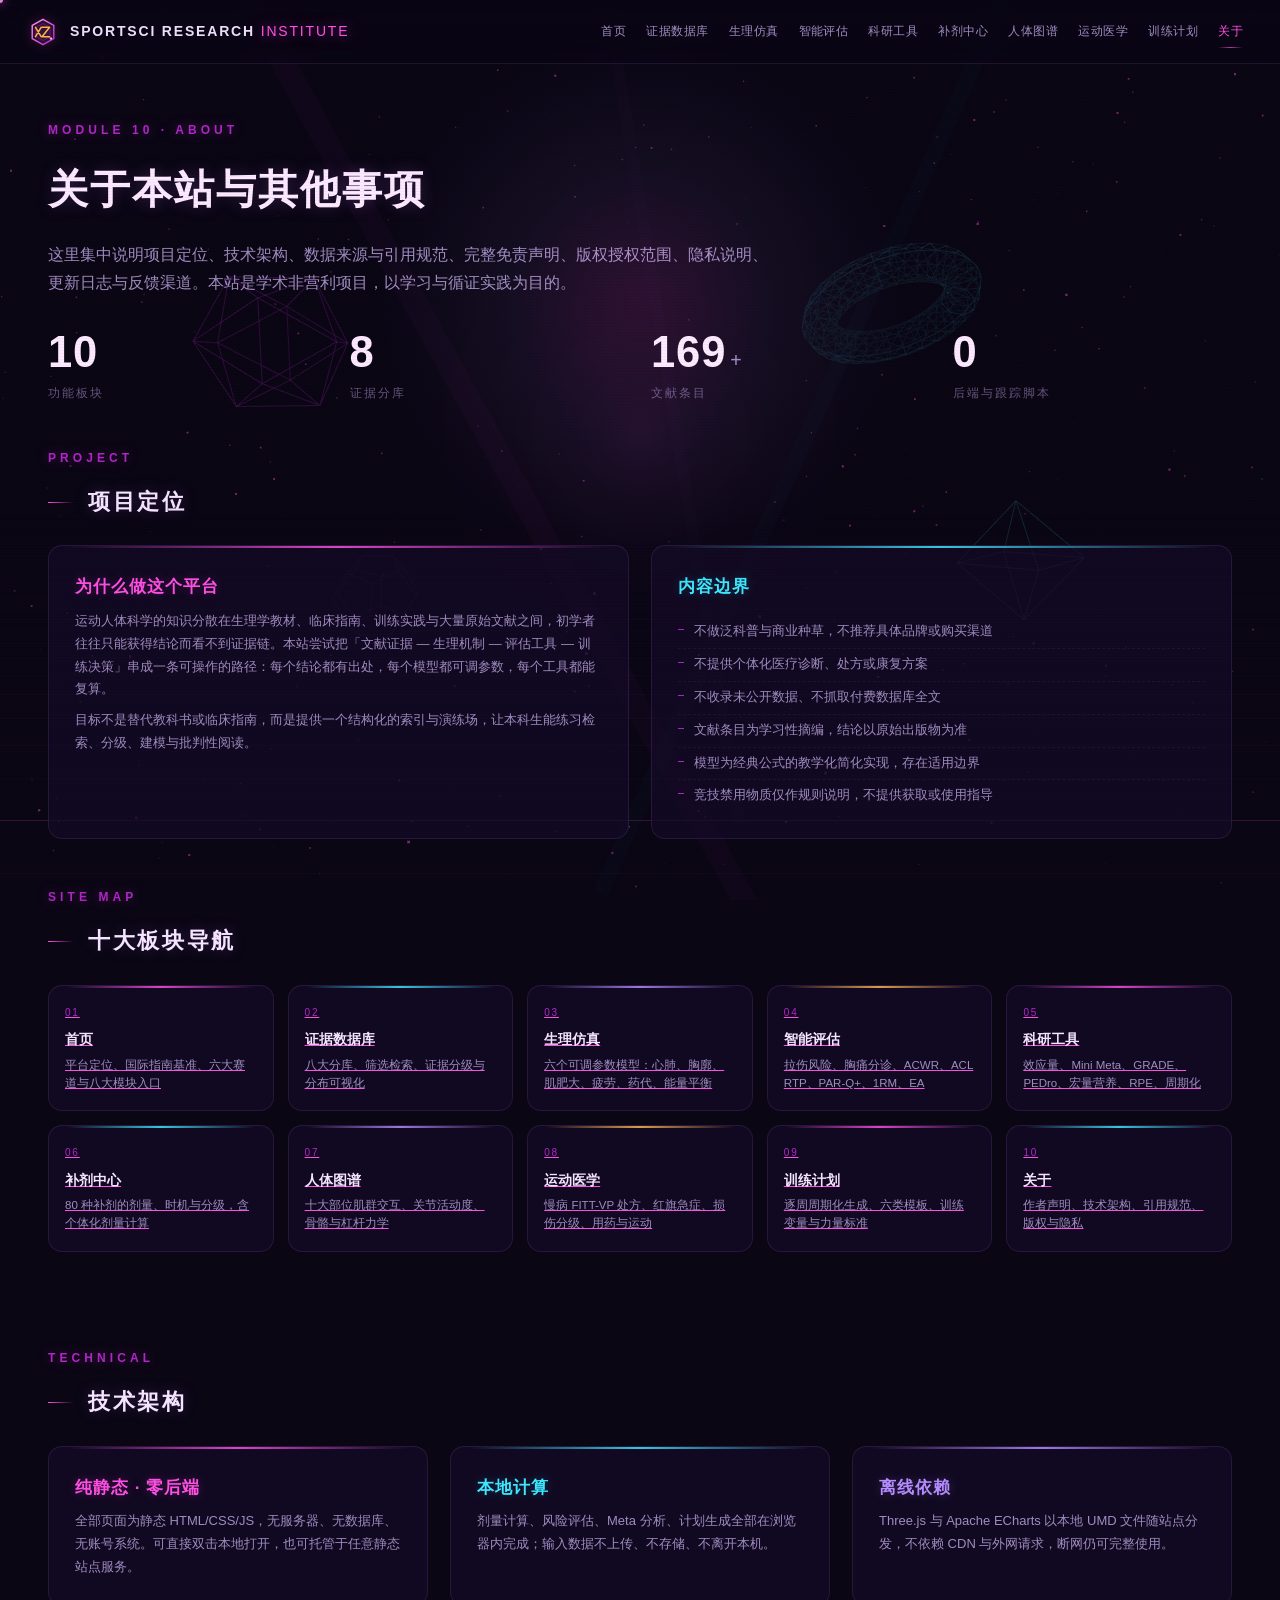
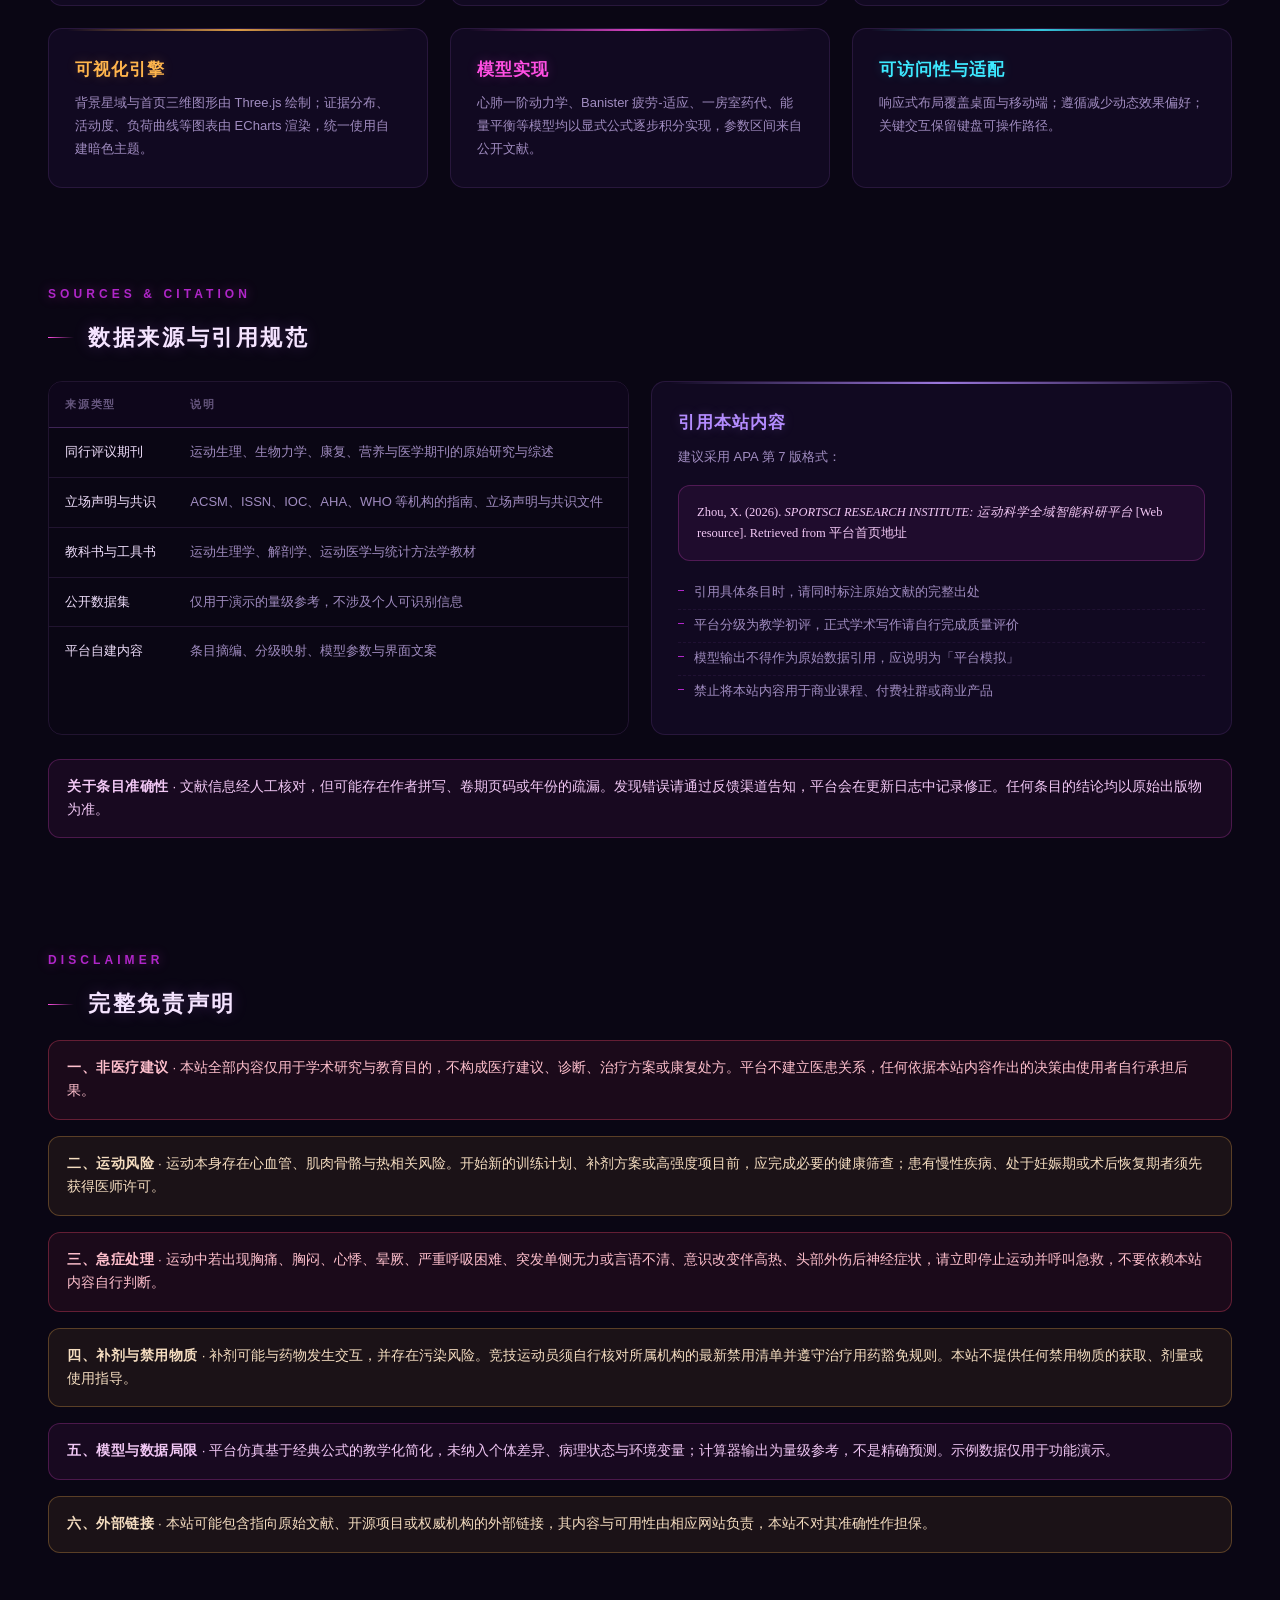
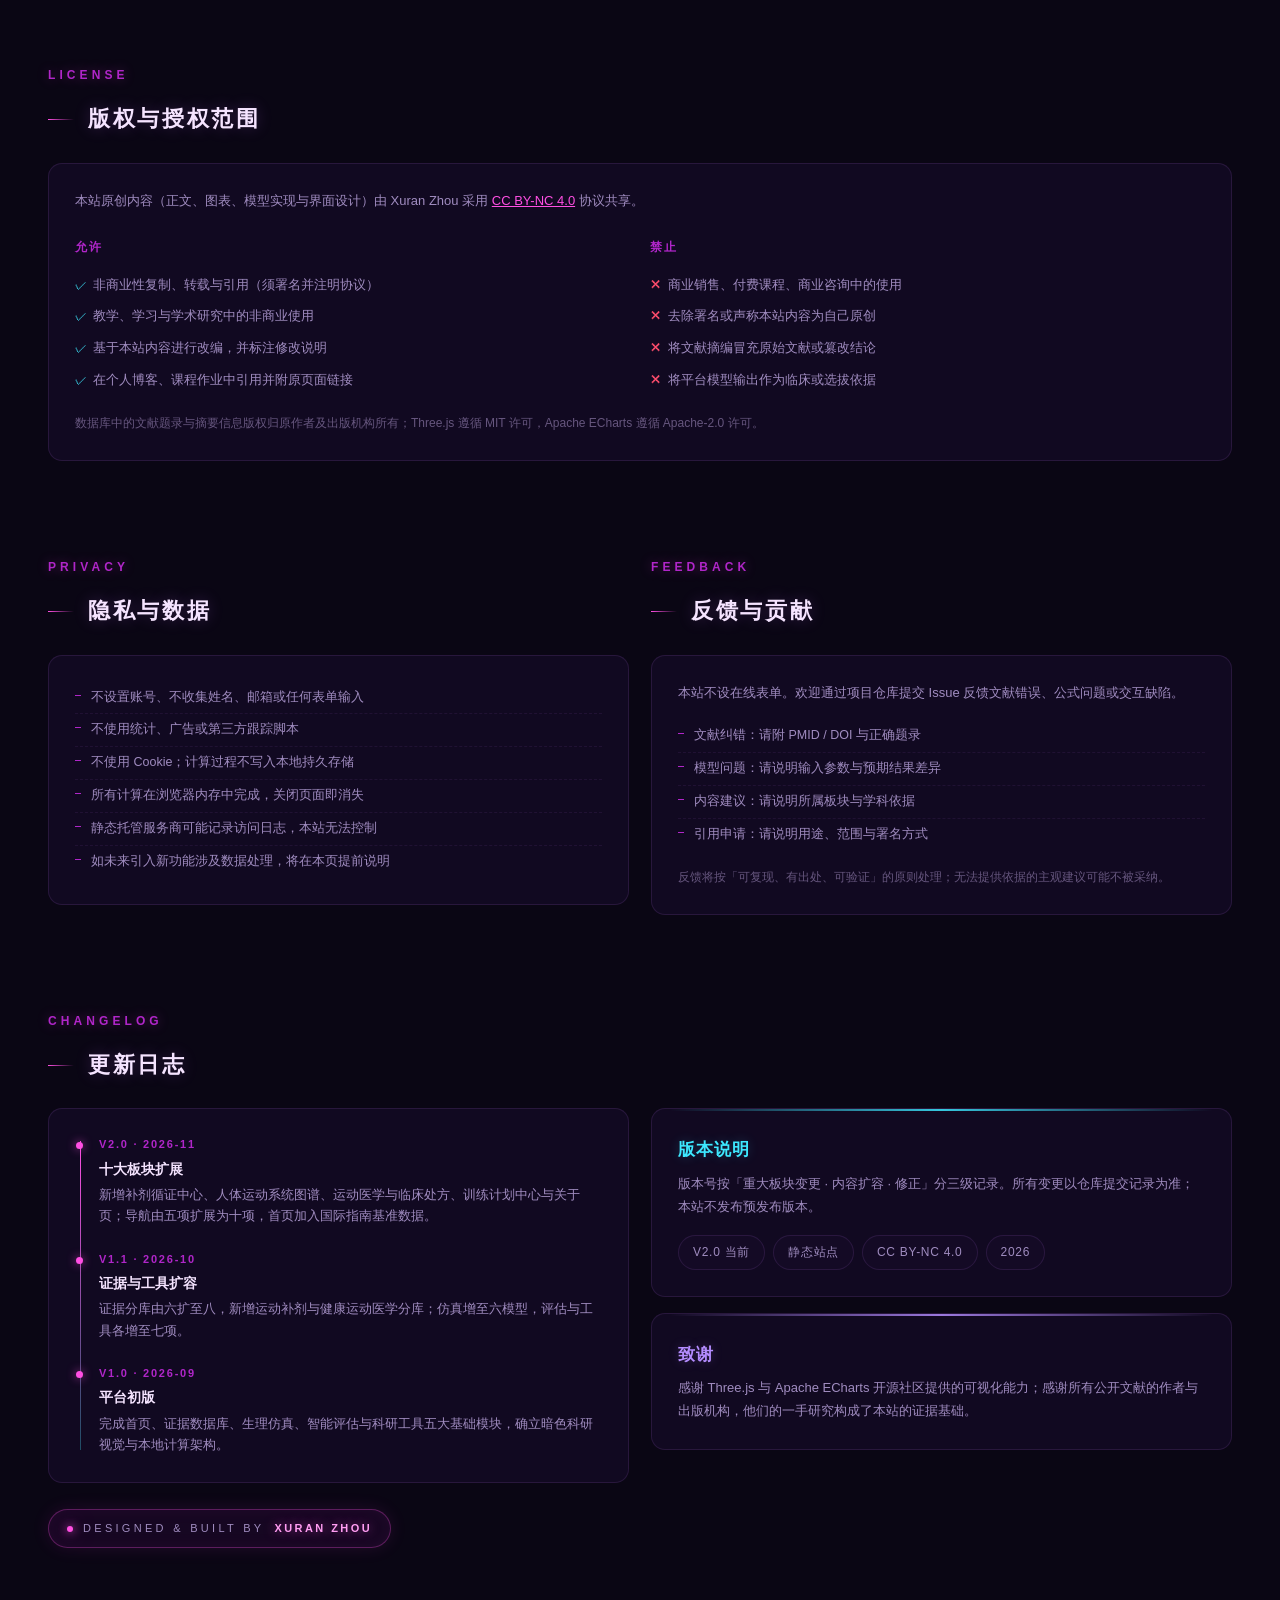
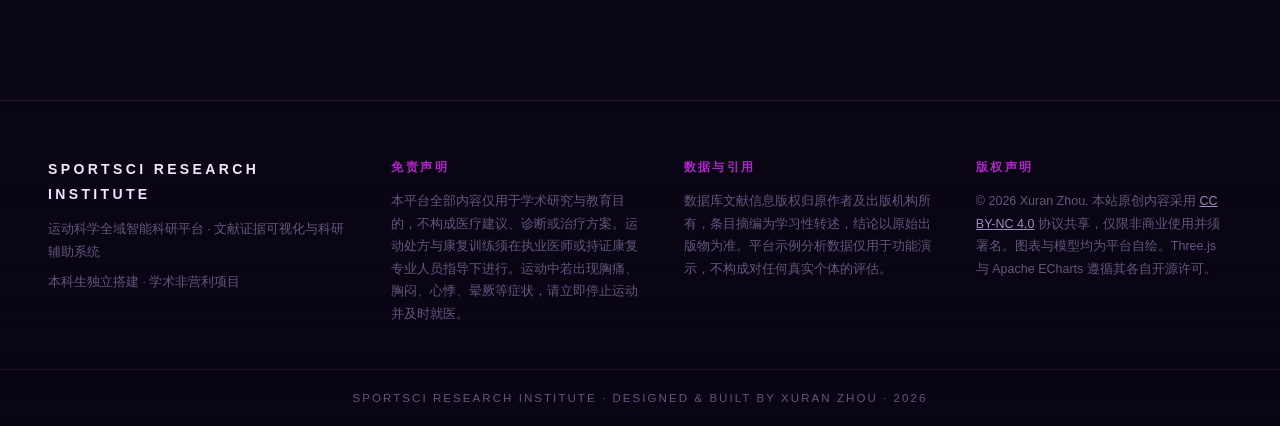
<file: about.html>
<!DOCTYPE html>
<html lang="zh-CN">
<head>
<meta charset="UTF-8">
<meta name="viewport" content="width=device-width, initial-scale=1.0">
<title>关于本站 · SPORTSCI RESEARCH INSTITUTE</title>
<meta name="description" content="SPORTSCI RESEARCH INSTITUTE 关于页面：项目定位、技术架构、数据来源与引用规范、完整免责声明、CC BY-NC 4.0 授权范围、隐私说明、更新日志与反馈方式。">
<link rel="icon" href='data:image/svg+xml,<svg xmlns="http://www.w3.org/2000/svg" viewBox="0 0 32 32"><defs><linearGradient id="g" x1="0" y1="0" x2="1" y2="1"><stop offset="0" stop-color="%238fe8cd"/><stop offset="1" stop-color="%233f8a70"/></linearGradient></defs><polygon points="16,2.5 27.5,9 27.5,23 16,29.5 4.5,23 4.5,9" fill="rgba(255,79,227,0.07)" stroke="url(%23g)" stroke-width="1.6"/><polygon points="16,7 23.5,11.2 23.5,20.8 16,25 8.5,20.8 8.5,11.2" fill="none" stroke="url(%23g)" stroke-width="0.8" opacity="0.5"/><path d="M8,11 L14,21 M14,11 L8,21 M15,11 L23,11 L15,21 L23,21" fill="none" stroke="%23c9ae85" stroke-width="1.7" stroke-linecap="round" stroke-linejoin="round"/><circle cx="25" cy="16" r="1.6" fill="%238fe8cd"/></svg>'>
<link rel="stylesheet" href="assets/css/main.css">
<style>
  .ab-hero { padding-top: calc(var(--nav-h) + 56px); padding-bottom: 20px; }
  .ab-grid { display: grid; grid-template-columns: repeat(5, 1fr); gap: 14px; }
  .ab-grid .card { padding: 18px 16px; }
  .ab-grid .abn { font-size: 10px; letter-spacing: 0.18em; color: var(--accent-dim); }
  .ab-grid .abt { font-size: 14px; color: #f5e4ff; font-weight: 600; margin-top: 6px; }
  .ab-grid .abd { font-size: 11.5px; color: var(--ink-dim); margin-top: 5px; line-height: 1.55; }
  .ab-num { display: grid; grid-template-columns: repeat(4, 1fr); gap: 22px; }
  .ab-tl { position: relative; padding-left: 24px; }
  .ab-tl::before { content: ""; position: absolute; left: 5px; top: 6px; bottom: 6px; width: 1px; background: linear-gradient(180deg, var(--accent), rgba(61,232,255,0.3)); }
  .ab-tl-item { position: relative; padding-bottom: 22px; }
  .ab-tl-item::before { content: ""; position: absolute; left: -23px; top: 7px; width: 7px; height: 7px; border-radius: 50%; background: var(--accent); box-shadow: 0 0 10px rgba(255,79,227,0.7); }
  .ab-tl-v { font-size: 11px; letter-spacing: 0.16em; color: var(--accent-dim); font-weight: 600; }
  .ab-tl-t { font-size: 14px; color: #f5e4ff; margin-top: 2px; font-weight: 600; }
  .ab-tl-d { font-size: 12.5px; color: var(--ink-dim); margin-top: 4px; line-height: 1.7; }
  .ab-allow { display: grid; grid-template-columns: 1fr 1fr; gap: 20px; }
  .ab-allow ul { list-style: none; }
  .ab-allow li { font-size: 12.5px; color: var(--ink-dim); padding: 5px 0 5px 18px; position: relative; }
  .ab-allow li::before { position: absolute; left: 0; top: 5px; font-size: 12px; }
  .ab-allow .yes li::before { content: "✓"; color: #3de8ff; }
  .ab-allow .no li::before { content: "✕"; color: var(--danger); }
  @media (max-width: 1024px) { .ab-grid { grid-template-columns: repeat(3, 1fr); } }
  @media (max-width: 720px) {
    .ab-grid, .ab-num, .ab-allow { grid-template-columns: 1fr 1fr; }
  }
</style>
</head>
<body>
<canvas id="bg-canvas"></canvas>
<header class="nav">
  <a class="nav-brand" href="index.html">
    <svg class="nav-logo" viewBox="0 0 32 32" aria-hidden="true"><defs><linearGradient id="nlg" x1="0" y1="0" x2="1" y2="1"><stop offset="0" stop-color="#ff9df2"/><stop offset="1" stop-color="#b026c9"/></linearGradient></defs><polygon points="16,2.5 27.5,9 27.5,23 16,29.5 4.5,23 4.5,9" fill="rgba(255,79,227,0.06)" stroke="url(#nlg)" stroke-width="1.5"/><polygon points="16,7 23.5,11.2 23.5,20.8 16,25 8.5,20.8 8.5,11.2" fill="none" stroke="#b026c9" stroke-width="0.7" opacity="0.55"/><path d="M8,11 L14,21 M14,11 L8,21 M15,11 L23,11 L15,21 L23,21" fill="none" stroke="#ffb54d" stroke-width="1.6" stroke-linecap="round" stroke-linejoin="round"/><circle cx="24.5" cy="23" r="1.3" fill="#ff9df2"/></svg>
    <span class="nav-title">SPORTSCI RESEARCH <em>INSTITUTE</em></span>
  </a>
  <nav class="nav-links">
    <a href="index.html">首页</a>
    <a href="database.html">证据数据库</a>
    <a href="simulation.html">生理仿真</a>
    <a href="assessment.html">智能评估</a>
    <a href="tools.html">科研工具</a>
    <a href="supplements.html">补剂中心</a>
    <a href="anatomy.html">人体图谱</a>
    <a href="medicine.html">运动医学</a>
    <a href="plan.html">训练计划</a>
    <a href="about.html" class="active">关于</a>
  </nav>
</header>

<div class="page">
<main>
  <section class="ab-hero"><div class="container">
    <div class="kicker">MODULE 10 · ABOUT</div>
    <h1 class="h1">关于本站与其他事项</h1>
    <p class="lead mt-16">这里集中说明项目定位、技术架构、数据来源与引用规范、完整免责声明、版权授权范围、隐私说明、更新日志与反馈渠道。本站是学术非营利项目，以学习与循证实践为目的。</p>

    <div class="ab-num mt-32">
      <div class="stat reveal"><div class="stat-num">10</div><div class="stat-label">功能板块</div></div>
      <div class="stat reveal" data-delay="1"><div class="stat-num">8</div><div class="stat-label">证据分库</div></div>
      <div class="stat reveal" data-delay="2"><div class="stat-num">169<span class="unit">+</span></div><div class="stat-label">文献条目</div></div>
      <div class="stat reveal" data-delay="3"><div class="stat-num">0</div><div class="stat-label">后端与跟踪脚本</div></div>
    </div>
  </div></section>

  <section class="section" style="padding-top:24px"><div class="container">
    <div class="kicker reveal">PROJECT</div>
    <h2 class="h2 reveal">项目定位</h2>
    <div class="grid-2 mt-24">
      <div class="card tone-a reveal">
        <div class="panel-title">为什么做这个平台</div>
        <p class="panel-sub mt-8">运动人体科学的知识分散在生理学教材、临床指南、训练实践与大量原始文献之间，初学者往往只能获得结论而看不到证据链。本站尝试把「文献证据 — 生理机制 — 评估工具 — 训练决策」串成一条可操作的路径：每个结论都有出处，每个模型都可调参数，每个工具都能复算。</p>
        <p class="panel-sub mt-8">目标不是替代教科书或临床指南，而是提供一个结构化的索引与演练场，让本科生能练习检索、分级、建模与批判性阅读。</p>
      </div>
      <div class="card tone-b reveal" data-delay="1">
        <div class="panel-title">内容边界</div>
        <ul class="sub-list">
          <li>不做泛科普与商业种草，不推荐具体品牌或购买渠道</li>
          <li>不提供个体化医疗诊断、处方或康复方案</li>
          <li>不收录未公开数据、不抓取付费数据库全文</li>
          <li>文献条目为学习性摘编，结论以原始出版物为准</li>
          <li>模型为经典公式的教学化简化实现，存在适用边界</li>
          <li>竞技禁用物质仅作规则说明，不提供获取或使用指导</li>
        </ul>
      </div>
    </div>

    <div class="kicker reveal mt-48">SITE MAP</div>
    <h2 class="h2 reveal">十大板块导航</h2>
    <div class="ab-grid mt-24">
      <a class="mod-link" href="index.html"><div class="card tone-a reveal"><div class="abn">01</div><div class="abt">首页</div><div class="abd">平台定位、国际指南基准、六大赛道与八大模块入口</div></div></a>
      <a class="mod-link" href="database.html"><div class="card tone-b reveal"><div class="abn">02</div><div class="abt">证据数据库</div><div class="abd">八大分库、筛选检索、证据分级与分布可视化</div></div></a>
      <a class="mod-link" href="simulation.html"><div class="card tone-c reveal"><div class="abn">03</div><div class="abt">生理仿真</div><div class="abd">六个可调参数模型：心肺、胸廓、肌肥大、疲劳、药代、能量平衡</div></div></a>
      <a class="mod-link" href="assessment.html"><div class="card tone-d reveal"><div class="abn">04</div><div class="abt">智能评估</div><div class="abd">拉伤风险、胸痛分诊、ACWR、ACL RTP、PAR-Q+、1RM、EA</div></div></a>
      <a class="mod-link" href="tools.html"><div class="card tone-a reveal"><div class="abn">05</div><div class="abt">科研工具</div><div class="abd">效应量、Mini Meta、GRADE、PEDro、宏量营养、RPE、周期化</div></div></a>
      <a class="mod-link" href="supplements.html"><div class="card tone-b reveal"><div class="abn">06</div><div class="abt">补剂中心</div><div class="abd">80 种补剂的剂量、时机与分级，含个体化剂量计算</div></div></a>
      <a class="mod-link" href="anatomy.html"><div class="card tone-c reveal"><div class="abn">07</div><div class="abt">人体图谱</div><div class="abd">十大部位肌群交互、关节活动度、骨骼与杠杆力学</div></div></a>
      <a class="mod-link" href="medicine.html"><div class="card tone-d reveal"><div class="abn">08</div><div class="abt">运动医学</div><div class="abd">慢病 FITT-VP 处方、红旗急症、损伤分级、用药与运动</div></div></a>
      <a class="mod-link" href="plan.html"><div class="card tone-a reveal"><div class="abn">09</div><div class="abt">训练计划</div><div class="abd">逐周周期化生成、六类模板、训练变量与力量标准</div></div></a>
      <a class="mod-link" href="about.html"><div class="card tone-b reveal"><div class="abn">10</div><div class="abt">关于</div><div class="abd">作者声明、技术架构、引用规范、版权与隐私</div></div></a>
    </div>
  </div></section>

  <section class="section" style="padding-top:24px"><div class="container">
    <div class="kicker reveal">TECHNICAL</div>
    <h2 class="h2 reveal">技术架构</h2>
    <div class="grid-3 mt-24">
      <div class="card tone-a reveal">
        <div class="panel-title">纯静态 · 零后端</div>
        <p class="panel-sub mt-8">全部页面为静态 HTML/CSS/JS，无服务器、无数据库、无账号系统。可直接双击本地打开，也可托管于任意静态站点服务。</p>
      </div>
      <div class="card tone-b reveal" data-delay="1">
        <div class="panel-title">本地计算</div>
        <p class="panel-sub mt-8">剂量计算、风险评估、Meta 分析、计划生成全部在浏览器内完成；输入数据不上传、不存储、不离开本机。</p>
      </div>
      <div class="card tone-c reveal" data-delay="2">
        <div class="panel-title">离线依赖</div>
        <p class="panel-sub mt-8">Three.js 与 Apache ECharts 以本地 UMD 文件随站点分发，不依赖 CDN 与外网请求，断网仍可完整使用。</p>
      </div>
      <div class="card tone-d reveal">
        <div class="panel-title">可视化引擎</div>
        <p class="panel-sub mt-8">背景星域与首页三维图形由 Three.js 绘制；证据分布、活动度、负荷曲线等图表由 ECharts 渲染，统一使用自建暗色主题。</p>
      </div>
      <div class="card tone-a reveal" data-delay="1">
        <div class="panel-title">模型实现</div>
        <p class="panel-sub mt-8">心肺一阶动力学、Banister 疲劳-适应、一房室药代、能量平衡等模型均以显式公式逐步积分实现，参数区间来自公开文献。</p>
      </div>
      <div class="card tone-b reveal" data-delay="2">
        <div class="panel-title">可访问性与适配</div>
        <p class="panel-sub mt-8">响应式布局覆盖桌面与移动端；遵循减少动态效果偏好；关键交互保留键盘可操作路径。</p>
      </div>
    </div>
  </div></section>

  <section class="section" style="padding-top:24px"><div class="container">
    <div class="kicker reveal">SOURCES & CITATION</div>
    <h2 class="h2 reveal">数据来源与引用规范</h2>
    <div class="grid-2 mt-24">
      <div class="table-wrap reveal">
        <table class="table">
          <thead><tr><th>来源类型</th><th>说明</th></tr></thead>
          <tbody>
            <tr><td><span class="t-title">同行评议期刊</span></td><td>运动生理、生物力学、康复、营养与医学期刊的原始研究与综述</td></tr>
            <tr><td><span class="t-title">立场声明与共识</span></td><td>ACSM、ISSN、IOC、AHA、WHO 等机构的指南、立场声明与共识文件</td></tr>
            <tr><td><span class="t-title">教科书与工具书</span></td><td>运动生理学、解剖学、运动医学与统计方法学教材</td></tr>
            <tr><td><span class="t-title">公开数据集</span></td><td>仅用于演示的量级参考，不涉及个人可识别信息</td></tr>
            <tr><td><span class="t-title">平台自建内容</span></td><td>条目摘编、分级映射、模型参数与界面文案</td></tr>
          </tbody>
        </table>
      </div>
      <div class="card tone-c reveal" data-delay="1">
        <div class="panel-title">引用本站内容</div>
        <div class="panel-sub mt-8">建议采用 APA 第 7 版格式：</div>
        <div class="notice mt-16" style="font-family:var(--font-serif);font-size:12.5px">Zhou, X. (2026). <i>SPORTSCI RESEARCH INSTITUTE: 运动科学全域智能科研平台</i> [Web resource]. Retrieved from 平台首页地址</div>
        <ul class="sub-list mt-16">
          <li>引用具体条目时，请同时标注原始文献的完整出处</li>
          <li>平台分级为教学初评，正式学术写作请自行完成质量评价</li>
          <li>模型输出不得作为原始数据引用，应说明为「平台模拟」</li>
          <li>禁止将本站内容用于商业课程、付费社群或商业产品</li>
        </ul>
      </div>
    </div>
    <div class="notice mt-24 reveal"><b>关于条目准确性</b> · 文献信息经人工核对，但可能存在作者拼写、卷期页码或年份的疏漏。发现错误请通过反馈渠道告知，平台会在更新日志中记录修正。任何条目的结论均以原始出版物为准。</div>
  </div></section>

  <section class="section" style="padding-top:24px"><div class="container">
    <div class="kicker reveal">DISCLAIMER</div>
    <h2 class="h2 reveal">完整免责声明</h2>
    <div class="danger-zone reveal">
      <b>一、非医疗建议</b> · 本站全部内容仅用于学术研究与教育目的，不构成医疗建议、诊断、治疗方案或康复处方。平台不建立医患关系，任何依据本站内容作出的决策由使用者自行承担后果。
    </div>
    <div class="warn reveal" data-delay="1">
      <b>二、运动风险</b> · 运动本身存在心血管、肌肉骨骼与热相关风险。开始新的训练计划、补剂方案或高强度项目前，应完成必要的健康筛查；患有慢性疾病、处于妊娠期或术后恢复期者须先获得医师许可。
    </div>
    <div class="danger-zone reveal" data-delay="2">
      <b>三、急症处理</b> · 运动中若出现胸痛、胸闷、心悸、晕厥、严重呼吸困难、突发单侧无力或言语不清、意识改变伴高热、头部外伤后神经症状，请立即停止运动并呼叫急救，不要依赖本站内容自行判断。
    </div>
    <div class="warn reveal" data-delay="3">
      <b>四、补剂与禁用物质</b> · 补剂可能与药物发生交互，并存在污染风险。竞技运动员须自行核对所属机构的最新禁用清单并遵守治疗用药豁免规则。本站不提供任何禁用物质的获取、剂量或使用指导。
    </div>
    <div class="notice reveal">
      <b>五、模型与数据局限</b> · 平台仿真基于经典公式的教学化简化，未纳入个体差异、病理状态与环境变量；计算器输出为量级参考，不是精确预测。示例数据仅用于功能演示。
    </div>
    <div class="warn reveal" data-delay="1">
      <b>六、外部链接</b> · 本站可能包含指向原始文献、开源项目或权威机构的外部链接，其内容与可用性由相应网站负责，本站不对其准确性作担保。
    </div>
  </div></section>

  <section class="section" style="padding-top:24px"><div class="container">
    <div class="kicker reveal">LICENSE</div>
    <h2 class="h2 reveal">版权与授权范围</h2>
    <div class="card mt-24 reveal">
      <div class="panel-sub">本站原创内容（正文、图表、模型实现与界面设计）由 Xuran Zhou 采用 <a href="https://creativecommons.org/licenses/by-nc/4.0/deed.zh" target="_blank" rel="noopener">CC BY-NC 4.0</a> 协议共享。</div>
      <div class="ab-allow mt-24">
        <div>
          <div class="footer-h">允许</div>
          <ul class="yes">
            <li>非商业性复制、转载与引用（须署名并注明协议）</li>
            <li>教学、学习与学术研究中的非商业使用</li>
            <li>基于本站内容进行改编，并标注修改说明</li>
            <li>在个人博客、课程作业中引用并附原页面链接</li>
          </ul>
        </div>
        <div>
          <div class="footer-h">禁止</div>
          <ul class="no">
            <li>商业销售、付费课程、商业咨询中的使用</li>
            <li>去除署名或声称本站内容为自己原创</li>
            <li>将文献摘编冒充原始文献或篡改结论</li>
            <li>将平台模型输出作为临床或选拔依据</li>
          </ul>
        </div>
      </div>
      <p class="tiny mt-16">数据库中的文献题录与摘要信息版权归原作者及出版机构所有；Three.js 遵循 MIT 许可，Apache ECharts 遵循 Apache-2.0 许可。</p>
    </div>
  </div></section>

  <section class="section" style="padding-top:24px"><div class="container">
    <div class="grid-2">
      <div>
        <div class="kicker reveal">PRIVACY</div>
        <h2 class="h2 reveal">隐私与数据</h2>
        <div class="card mt-24 reveal">
          <ul class="sub-list" style="margin-top:0">
            <li>不设置账号、不收集姓名、邮箱或任何表单输入</li>
            <li>不使用统计、广告或第三方跟踪脚本</li>
            <li>不使用 Cookie；计算过程不写入本地持久存储</li>
            <li>所有计算在浏览器内存中完成，关闭页面即消失</li>
            <li>静态托管服务商可能记录访问日志，本站无法控制</li>
            <li>如未来引入新功能涉及数据处理，将在本页提前说明</li>
          </ul>
        </div>
      </div>
      <div>
        <div class="kicker reveal">FEEDBACK</div>
        <h2 class="h2 reveal">反馈与贡献</h2>
        <div class="card mt-24 reveal">
          <div class="panel-sub">本站不设在线表单。欢迎通过项目仓库提交 Issue 反馈文献错误、公式问题或交互缺陷。</div>
          <ul class="sub-list mt-16">
            <li>文献纠错：请附 PMID / DOI 与正确题录</li>
            <li>模型问题：请说明输入参数与预期结果差异</li>
            <li>内容建议：请说明所属板块与学科依据</li>
            <li>引用申请：请说明用途、范围与署名方式</li>
          </ul>
          <p class="tiny mt-16">反馈将按「可复现、有出处、可验证」的原则处理；无法提供依据的主观建议可能不被采纳。</p>
        </div>
      </div>
    </div>
  </div></section>

  <section class="section" style="padding-top:24px"><div class="container">
    <div class="kicker reveal">CHANGELOG</div>
    <h2 class="h2 reveal">更新日志</h2>
    <div class="grid-2 mt-24">
      <div class="card reveal">
        <div class="ab-tl">
          <div class="ab-tl-item">
            <div class="ab-tl-v">V2.0 · 2026-11</div>
            <div class="ab-tl-t">十大板块扩展</div>
            <div class="ab-tl-d">新增补剂循证中心、人体运动系统图谱、运动医学与临床处方、训练计划中心与关于页；导航由五项扩展为十项，首页加入国际指南基准数据。</div>
          </div>
          <div class="ab-tl-item">
            <div class="ab-tl-v">V1.1 · 2026-10</div>
            <div class="ab-tl-t">证据与工具扩容</div>
            <div class="ab-tl-d">证据分库由六扩至八，新增运动补剂与健康运动医学分库；仿真增至六模型，评估与工具各增至七项。</div>
          </div>
          <div class="ab-tl-item" style="padding-bottom:0">
            <div class="ab-tl-v">V1.0 · 2026-09</div>
            <div class="ab-tl-t">平台初版</div>
            <div class="ab-tl-d">完成首页、证据数据库、生理仿真、智能评估与科研工具五大基础模块，确立暗色科研视觉与本地计算架构。</div>
          </div>
        </div>
      </div>
      <div>
        <div class="card tone-b reveal" data-delay="1">
          <div class="panel-title">版本说明</div>
          <div class="panel-sub mt-8">版本号按「重大板块变更 · 内容扩容 · 修正」分三级记录。所有变更以仓库提交记录为准；本站不发布预发布版本。</div>
          <div class="mt-16" style="display:flex;gap:8px;flex-wrap:wrap">
            <span class="chip method-chip">V2.0 当前</span>
            <span class="chip method-chip">静态站点</span>
            <span class="chip method-chip">CC BY-NC 4.0</span>
            <span class="chip method-chip">2026</span>
          </div>
        </div>
        <div class="card tone-c mt-16 reveal" data-delay="2">
          <div class="panel-title">致谢</div>
          <div class="panel-sub mt-8">感谢 Three.js 与 Apache ECharts 开源社区提供的可视化能力；感谢所有公开文献的作者与出版机构，他们的一手研究构成了本站的证据基础。</div>
        </div>
      </div>
    </div>
    <div class="founder-tag mt-32 reveal"><span class="ft-dot"></span>DESIGNED &amp; BUILT BY <b>XURAN ZHOU</b></div>
  </div></section>
</main>

<footer class="site-footer">
  <div class="footer-grid">
    <div class="footer-col footer-brand">
      <div class="footer-title">SPORTSCI RESEARCH INSTITUTE</div>
      <p>运动科学全域智能科研平台 · 文献证据可视化与科研辅助系统</p>
      <p class="footer-meta">本科生独立搭建 · 学术非营利项目</p>
    </div>
    <div class="footer-col">
      <div class="footer-h">免责声明</div>
      <p>本平台全部内容仅用于学术研究与教育目的，不构成医疗建议、诊断或治疗方案。运动处方与康复训练须在执业医师或持证康复专业人员指导下进行。运动中若出现胸痛、胸闷、心悸、晕厥等症状，请立即停止运动并及时就医。</p>
    </div>
    <div class="footer-col">
      <div class="footer-h">数据与引用</div>
      <p>数据库文献信息版权归原作者及出版机构所有，条目摘编为学习性转述，结论以原始出版物为准。平台示例分析数据仅用于功能演示，不构成对任何真实个体的评估。</p>
    </div>
    <div class="footer-col">
      <div class="footer-h">版权声明</div>
      <p>© 2026 Xuran Zhou. 本站原创内容采用 <a href="https://creativecommons.org/licenses/by-nc/4.0/deed.zh" target="_blank" rel="noopener">CC BY-NC 4.0</a> 协议共享，仅限非商业使用并须署名。图表与模型均为平台自绘。Three.js 与 Apache ECharts 遵循其各自开源许可。</p>
    </div>
  </div>
  <div class="footer-bottom">SPORTSCI RESEARCH INSTITUTE · DESIGNED &amp; BUILT BY XURAN ZHOU · 2026</div>
</footer>
</div>
<script src="vendor/three.min.js"></script>
<script src="assets/js/bg.js"></script>
<script src="assets/js/cursor.js"></script>
<script>SPORTSCI_BG.init("bg-canvas"); SPORTSCI_CURSOR.init();</script>
</body>
</html>
</file>
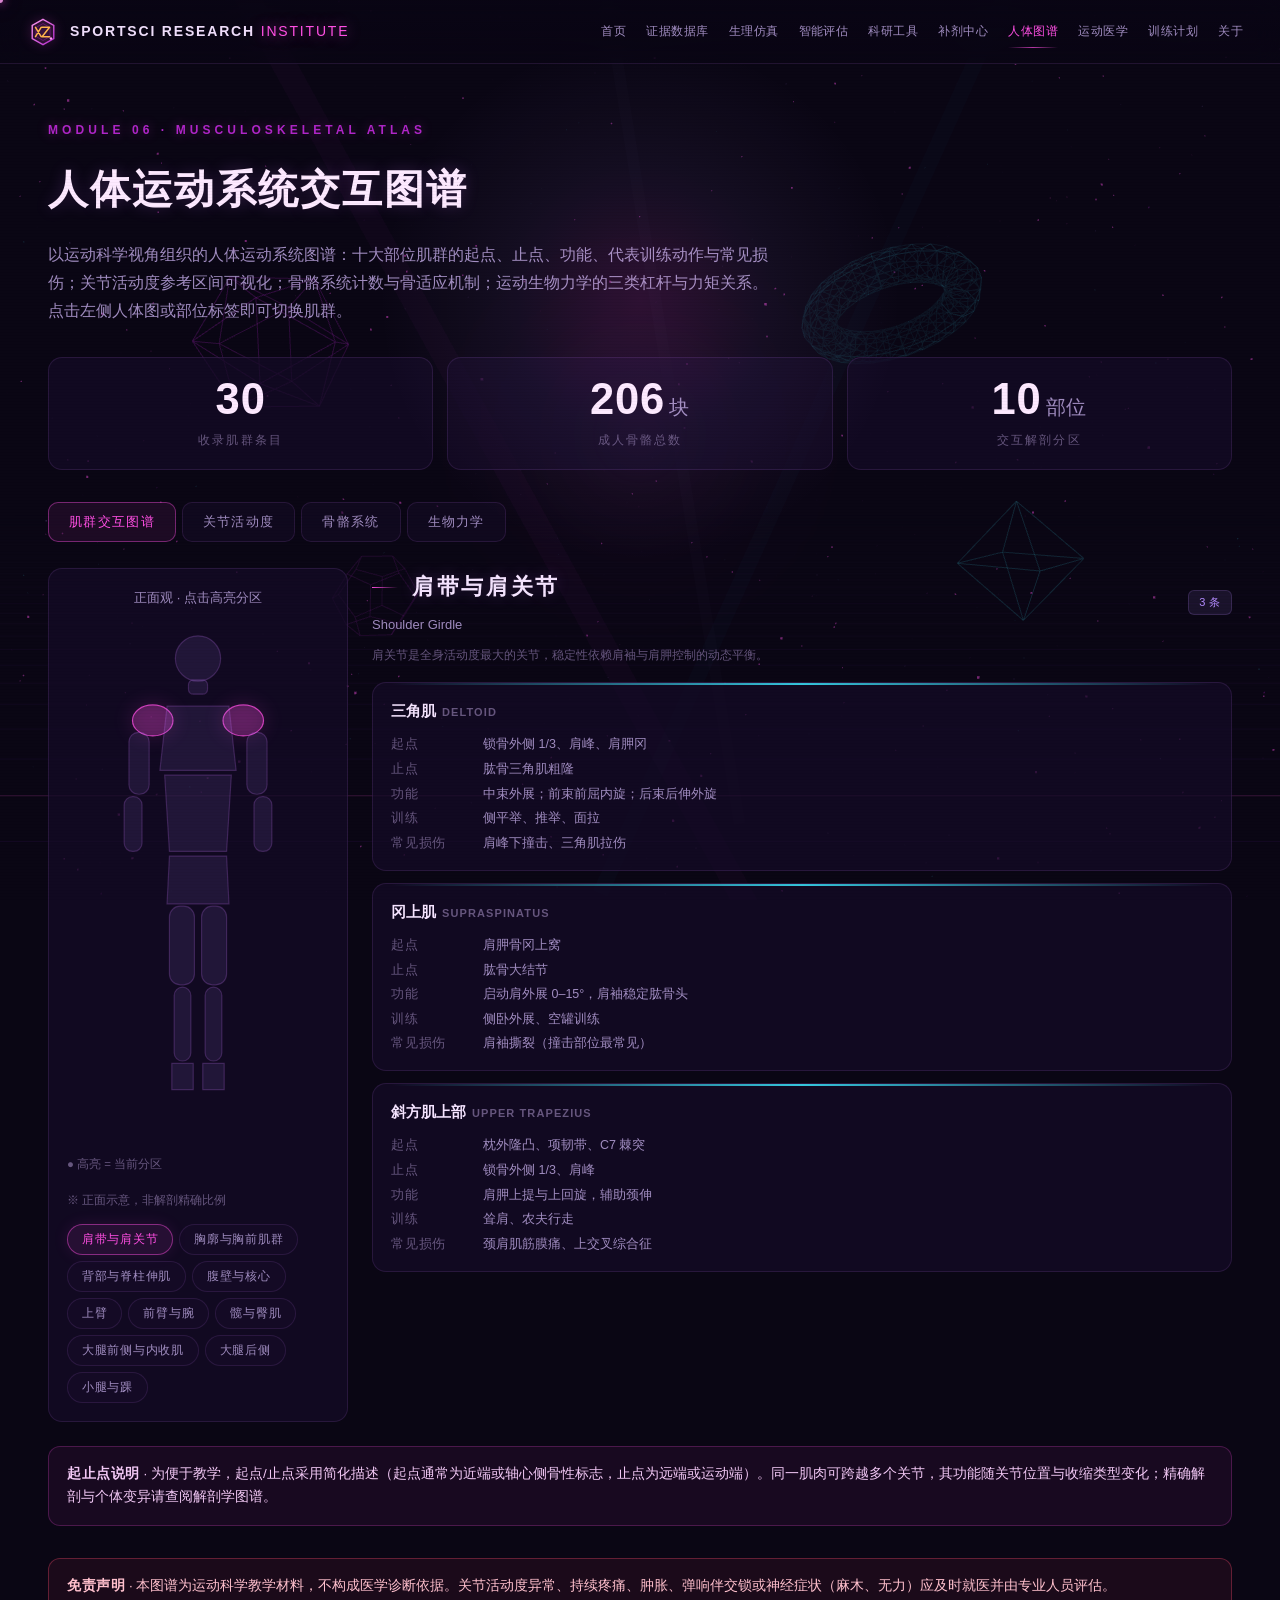
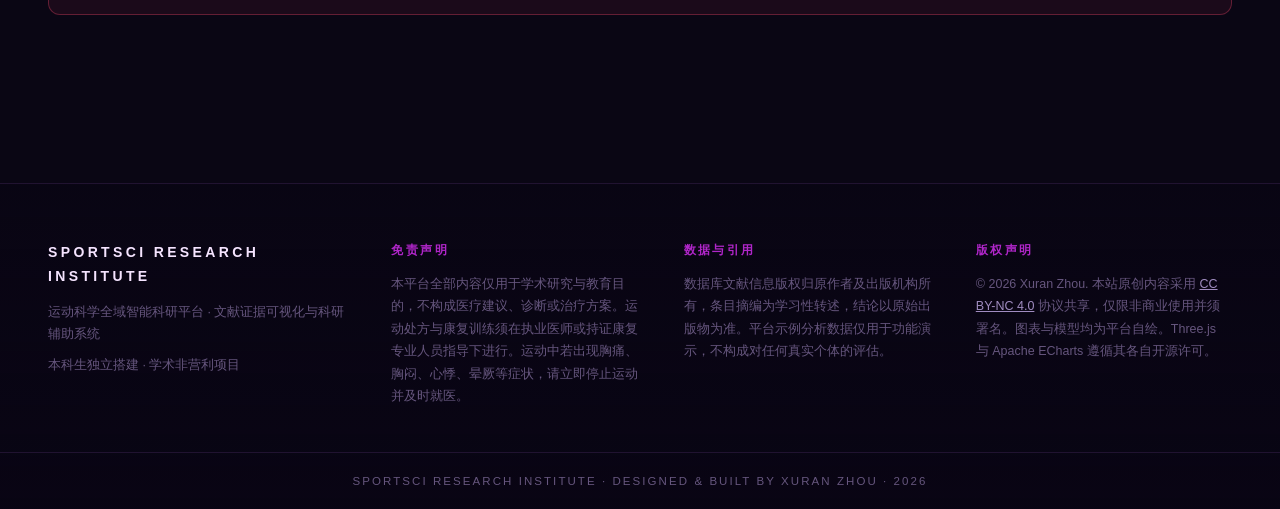
<file: anatomy.html>
<!DOCTYPE html>
<html lang="zh-CN">
<head>
<meta charset="UTF-8">
<meta name="viewport" content="width=device-width, initial-scale=1.0">
<title>人体运动系统图谱 · SPORTSCI RESEARCH INSTITUTE</title>
<meta name="description" content="交互式人体运动系统图谱：十大部位肌群的起止点、功能、训练动作与常见损伤，关节活动度参考区间可视化，骨骼系统计数与骨适应机制，以及运动生物力学杠杆原理。">
<link rel="icon" href='data:image/svg+xml,<svg xmlns="http://www.w3.org/2000/svg" viewBox="0 0 32 32"><defs><linearGradient id="g" x1="0" y1="0" x2="1" y2="1"><stop offset="0" stop-color="%238fe8cd"/><stop offset="1" stop-color="%233f8a70"/></linearGradient></defs><polygon points="16,2.5 27.5,9 27.5,23 16,29.5 4.5,23 4.5,9" fill="rgba(255,79,227,0.07)" stroke="url(%23g)" stroke-width="1.6"/><polygon points="16,7 23.5,11.2 23.5,20.8 16,25 8.5,20.8 8.5,11.2" fill="none" stroke="url(%23g)" stroke-width="0.8" opacity="0.5"/><path d="M8,11 L14,21 M14,11 L8,21 M15,11 L23,11 L15,21 L23,21" fill="none" stroke="%23c9ae85" stroke-width="1.7" stroke-linecap="round" stroke-linejoin="round"/><circle cx="25" cy="16" r="1.6" fill="%238fe8cd"/></svg>'>
<link rel="stylesheet" href="assets/css/main.css">
<style>
  .an-pane { display: none; }
  .an-pane.active { display: block; }
  .an-body-wrap { display: grid; grid-template-columns: 300px 1fr; gap: 24px; align-items: start; }
  .an-figure { position: relative; padding: 18px; }
  .an-figure svg { width: 100%; height: auto; display: block; }
  .an-region { fill: rgba(180, 140, 255, 0.10); stroke: rgba(200, 120, 255, 0.22); stroke-width: 1; cursor: pointer; transition: fill 0.3s ease, stroke 0.3s ease, filter 0.3s ease; }
  .an-region:hover { fill: rgba(255, 79, 227, 0.16); stroke: rgba(255, 79, 227, 0.45); }
  .an-region.active { fill: rgba(255, 79, 227, 0.26); stroke: rgba(255, 79, 227, 0.75); filter: drop-shadow(0 0 8px rgba(255,79,227,0.45)); }
  .an-region.nosvg { display: none; }
  .an-part-chips { display: flex; flex-wrap: wrap; gap: 6px; margin-top: 14px; }
  .an-muscle { padding: 16px 18px; }
  .an-muscle + .an-muscle { margin-top: 12px; }
  .an-m-name { font-size: 14.5px; font-weight: 600; color: #f5e4ff; }
  .an-m-en { font-size: 11px; letter-spacing: 0.1em; color: var(--ink-faint); margin-left: 6px; text-transform: uppercase; }
  .an-kv { display: grid; grid-template-columns: 82px 1fr; gap: 4px 10px; margin-top: 10px; font-size: 12.5px; line-height: 1.65; }
  .an-kv dt { color: var(--ink-faint); letter-spacing: 0.06em; }
  .an-kv dd { color: var(--ink-dim); }
  .an-legend { display: flex; gap: 16px; flex-wrap: wrap; margin-top: 12px; font-size: 11.5px; color: var(--ink-faint); }
  .an-metric { display: grid; grid-template-columns: repeat(3, 1fr); gap: 14px; }
  .an-metric .card { padding: 18px 20px; text-align: center; }
  @media (max-width: 900px) {
    .an-body-wrap { grid-template-columns: 1fr; }
    .an-figure { max-width: 320px; margin: 0 auto; }
    .an-metric { grid-template-columns: 1fr 1fr; }
  }
</style>
</head>
<body>
<canvas id="bg-canvas"></canvas>
<header class="nav">
  <a class="nav-brand" href="index.html">
    <svg class="nav-logo" viewBox="0 0 32 32" aria-hidden="true"><defs><linearGradient id="nlg" x1="0" y1="0" x2="1" y2="1"><stop offset="0" stop-color="#ff9df2"/><stop offset="1" stop-color="#b026c9"/></linearGradient></defs><polygon points="16,2.5 27.5,9 27.5,23 16,29.5 4.5,23 4.5,9" fill="rgba(255,79,227,0.06)" stroke="url(#nlg)" stroke-width="1.5"/><polygon points="16,7 23.5,11.2 23.5,20.8 16,25 8.5,20.8 8.5,11.2" fill="none" stroke="#b026c9" stroke-width="0.7" opacity="0.55"/><path d="M8,11 L14,21 M14,11 L8,21 M15,11 L23,11 L15,21 L23,21" fill="none" stroke="#ffb54d" stroke-width="1.6" stroke-linecap="round" stroke-linejoin="round"/><circle cx="24.5" cy="23" r="1.3" fill="#ff9df2"/></svg>
    <span class="nav-title">SPORTSCI RESEARCH <em>INSTITUTE</em></span>
  </a>
  <nav class="nav-links">
    <a href="index.html">首页</a>
    <a href="database.html">证据数据库</a>
    <a href="simulation.html">生理仿真</a>
    <a href="assessment.html">智能评估</a>
    <a href="tools.html">科研工具</a>
    <a href="supplements.html">补剂中心</a>
    <a href="anatomy.html" class="active">人体图谱</a>
    <a href="medicine.html">运动医学</a>
    <a href="plan.html">训练计划</a>
    <a href="about.html">关于</a>
  </nav>
</header>

<div class="page">
<main>
  <section class="section"><div class="container">
    <div class="kicker">MODULE 06 · MUSCULOSKELETAL ATLAS</div>
    <h1 class="h1">人体运动系统交互图谱</h1>
    <p class="lead mt-16">以运动科学视角组织的人体运动系统图谱：十大部位肌群的起点、止点、功能、代表训练动作与常见损伤；关节活动度参考区间可视化；骨骼系统计数与骨适应机制；运动生物力学的三类杠杆与力矩关系。点击左侧人体图或部位标签即可切换肌群。</p>

    <div class="an-metric mt-32">
      <div class="stat card reveal"><div class="stat-num" id="an-muscle-count">—</div><div class="stat-label">收录肌群条目</div></div>
      <div class="stat card reveal" data-delay="1"><div class="stat-num">206<span class="unit">块</span></div><div class="stat-label">成人骨骼总数</div></div>
      <div class="stat card reveal" data-delay="2"><div class="stat-num">10<span class="unit">部位</span></div><div class="stat-label">交互解剖分区</div></div>
    </div>

    <div class="tabbar mt-32" id="an-tabs">
      <button class="tab active" data-pane="muscle">肌群交互图谱</button>
      <button class="tab" data-pane="rom">关节活动度</button>
      <button class="tab" data-pane="bone">骨骼系统</button>
      <button class="tab" data-pane="mech">生物力学</button>
    </div>

    <!-- 肌群 -->
    <div class="an-pane active" id="an-muscle">
      <div class="an-body-wrap">
        <div class="card an-figure">
          <div class="panel-sub mb-8" style="text-align:center">正面观 · 点击高亮分区</div>
          <svg viewBox="0 0 220 440" aria-label="人体分区示意图">
            <g id="an-svg">
              <circle cx="110" cy="34" r="19" fill="rgba(180,140,255,0.10)" stroke="rgba(200,120,255,0.22)"/>
              <rect x="102" y="52" width="16" height="12" rx="4" fill="rgba(180,140,255,0.10)" stroke="rgba(200,120,255,0.22)"/>
              <ellipse class="an-region" data-region="shoulder" cx="72" cy="86" rx="17" ry="13"/>
              <ellipse class="an-region" data-region="shoulder" cx="148" cy="86" rx="17" ry="13"/>
              <path class="an-region" data-region="chest" d="M84 74 H136 L142 128 H78 Z"/>
              <path class="an-region" data-region="core" d="M82 132 H138 L134 196 H86 Z"/>
              <rect class="an-region" data-region="arm" x="52" y="96" width="17" height="52" rx="8"/>
              <rect class="an-region" data-region="arm" x="151" y="96" width="17" height="52" rx="8"/>
              <rect class="an-region" data-region="forearm" x="48" y="150" width="15" height="46" rx="7"/>
              <rect class="an-region" data-region="forearm" x="157" y="150" width="15" height="46" rx="7"/>
              <path class="an-region" data-region="glute" d="M86 200 H134 L136 240 H84 Z"/>
              <rect class="an-region" data-region="thighfront" x="86" y="242" width="21" height="66" rx="9"/>
              <rect class="an-region" data-region="thighfront" x="113" y="242" width="21" height="66" rx="9"/>
              <rect class="an-region" data-region="calf" x="90" y="310" width="14" height="62" rx="7"/>
              <rect class="an-region" data-region="calf" x="116" y="310" width="14" height="62" rx="7"/>
              <path d="M88 374 h18 v22 h-18 z" fill="rgba(180,140,255,0.10)" stroke="rgba(200,120,255,0.22)"/>
              <path d="M114 374 h18 v22 h-18 z" fill="rgba(180,140,255,0.10)" stroke="rgba(200,120,255,0.22)"/>
            </g>
          </svg>
          <div class="an-legend">
            <span>● 高亮 = 当前分区</span>
            <span>※ 正面示意，非解剖精确比例</span>
          </div>
          <div class="an-part-chips" id="an-chips"></div>
        </div>
        <div>
          <div class="flex-between">
            <div>
              <h2 class="h2" id="an-region-name">肩带与肩关节</h2>
              <p class="panel-sub" id="an-region-en">Shoulder Girdle</p>
            </div>
            <span class="tag" id="an-region-count">3 条</span>
          </div>
          <p class="tiny mt-8" id="an-region-note"></p>
          <div class="mt-16" id="an-muscle-list"></div>
        </div>
      </div>
      <div class="notice mt-24"><b>起止点说明</b> · 为便于教学，起点/止点采用简化描述（起点通常为近端或轴心侧骨性标志，止点为远端或运动端）。同一肌肉可跨越多个关节，其功能随关节位置与收缩类型变化；精确解剖与个体变异请查阅解剖学图谱。</div>
    </div>

    <!-- ROM -->
    <div class="an-pane" id="an-rom">
      <div class="grid-2">
        <div class="card tone-b">
          <div class="panel-title">关节活动度参考区间</div>
          <div class="panel-sub mt-8">成人被动活动度常用教学参考值，右侧为各动作上限的可视化对比。</div>
          <div class="chart-box mt-8" id="an-rom-chart"></div>
        </div>
        <div class="table-wrap">
          <table class="table">
            <thead><tr><th>关节</th><th>动作</th><th>参考范围</th><th>受限提示</th></tr></thead>
            <tbody>
              <tr><td><span class="t-title">颈椎</span></td><td>屈曲 / 伸展</td><td>0–45° / 0–45°</td><td>伴神经症状需影像学评估</td></tr>
              <tr><td><span class="t-title">颈椎</span></td><td>侧屈 / 旋转</td><td>0–45° / 0–60°</td><td>旋转受限常见于胸锁乳突肌紧张</td></tr>
              <tr><td><span class="t-title">肩</span></td><td>前屈 / 后伸</td><td>0–180° / 0–60°</td><td>外旋丢失提示肩袖或关节囊问题</td></tr>
              <tr><td><span class="t-title">肩</span></td><td>外展 / 内收</td><td>0–180° / 0–45°</td><td>疼痛弧 60–120° 提示肩峰下撞击</td></tr>
              <tr><td><span class="t-title">肩</span></td><td>外旋 / 内旋</td><td>0–90° / 0–70°</td><td>投掷运动员常伴内旋缺陷</td></tr>
              <tr><td><span class="t-title">肘</span></td><td>屈曲 / 伸展</td><td>0–150° / 0°</td><td>伸展受限见于肘关节骨性阻挡</td></tr>
              <tr><td><span class="t-title">腕</span></td><td>背伸 / 掌屈</td><td>0–70° / 0–80°</td><td>腕管症状常伴屈曲位加重</td></tr>
              <tr><td><span class="t-title">髋</span></td><td>屈曲 / 伸展</td><td>0–120° / 0–30°</td><td>屈曲受限需区分骨性与软组织</td></tr>
              <tr><td><span class="t-title">髋</span></td><td>外旋 / 内旋</td><td>0–45° / 0–35°</td><td>内旋受限与股骨髋臼撞击相关</td></tr>
              <tr><td><span class="t-title">膝</span></td><td>屈曲 / 伸展</td><td>0–135° / 0°</td><td>完全伸膝丢失提示关节内病变</td></tr>
              <tr><td><span class="t-title">踝</span></td><td>背屈 / 跖屈</td><td>0–20° / 0–50°</td><td>背屈 &lt;10° 与跟腱/深蹲受限相关</td></tr>
              <tr><td><span class="t-title">距下</span></td><td>内翻 / 外翻</td><td>0–35° / 0–15°</td><td>过度内翻增加踝扭伤风险</td></tr>
            </tbody>
          </table>
        </div>
      </div>
      <div class="notice mt-24"><b>测量规范</b> · 活动度应在标准化体位、被动缓慢推至终末感时测量，左右对比并以功能需求为判据。不同教材与量角器方案存在数度差异，本表用于教学对照，不用于临床诊断。</div>
    </div>

    <!-- 骨骼 -->
    <div class="an-pane" id="an-bone">
      <div class="grid-2">
        <div class="table-wrap">
          <table class="table">
            <thead><tr><th>分区</th><th>组成</th><th>数量</th></tr></thead>
            <tbody>
              <tr><td><span class="t-title">中轴骨</span></td><td>颅骨（脑颅 8 + 面颅 14）</td><td>22</td></tr>
              <tr><td><span class="t-title">中轴骨</span></td><td>听小骨（锤、砧、镫，双侧）</td><td>6</td></tr>
              <tr><td><span class="t-title">中轴骨</span></td><td>舌骨</td><td>1</td></tr>
              <tr><td><span class="t-title">中轴骨</span></td><td>脊柱（颈 7 + 胸 12 + 腰 5 + 骶 1 + 尾 1）</td><td>26</td></tr>
              <tr><td><span class="t-title">中轴骨</span></td><td>胸廓（肋 12 对 + 胸骨）</td><td>25</td></tr>
              <tr><td><span class="t-title">附肢骨 · 上肢</span></td><td>肩带（锁骨 2 + 肩胛骨 2）</td><td>4</td></tr>
              <tr><td><span class="t-title">附肢骨 · 上肢</span></td><td>肱骨 / 桡尺骨 / 手骨</td><td>2 / 4 / 54</td></tr>
              <tr><td><span class="t-title">附肢骨 · 下肢</span></td><td>髋骨 2 + 股骨 2 + 髌骨 2</td><td>6</td></tr>
              <tr><td><span class="t-title">附肢骨 · 下肢</span></td><td>胫腓骨 4 + 足骨 52</td><td>56</td></tr>
              <tr><td><span class="t-title">合计</span></td><td>中轴 80 + 附肢 126</td><td>206</td></tr>
            </tbody>
          </table>
        </div>
        <div>
          <div class="card tone-c">
            <div class="panel-title">骨的力学适应（Wolff 定律）</div>
            <div class="panel-sub mt-8">骨小梁沿主应力轨迹重建：高于日常阈值的机械负荷刺激成骨，长期卸载则骨量流失。</div>
            <ul class="sub-list mt-16">
              <li>成骨需要「高幅值 + 高变化率」的应变，重复同一负荷的适应会平台化</li>
              <li>冲击性、多方向负荷（跳跃、变向、负重）优于单一匀速负荷</li>
              <li>骨重建通过基本多细胞单位（BMU）完成，周期约 3–6 个月</li>
              <li>应力性损伤是「负荷增速 &gt; 骨适应速度」的失衡结果</li>
              <li>女性运动员三联征 / RED-S 会显著削弱骨适应能力</li>
            </ul>
          </div>
          <div class="card tone-d mt-16">
            <div class="panel-title">运动专项骨负荷提示</div>
            <ul class="sub-list mt-16">
              <li>游泳、骑行等低冲击项目骨密度常低于跑跳项目</li>
              <li>长期卧床或制动每周可丢失可观骨量，恢复需数月</li>
              <li>青少年期是骨量峰值形成窗口，负重运动收益最大</li>
              <li>绝经后女性需抗阻 + 冲击负荷联合干预</li>
            </ul>
          </div>
        </div>
      </div>
    </div>

    <!-- 生物力学 -->
    <div class="an-pane" id="an-mech">
      <div class="grid-2">
        <div class="card tone-a">
          <div class="panel-title">三类杠杆与人体实例</div>
          <div class="panel-sub mt-8">杠杆三要素：支点、力点、阻力点。人体骨骼肌系统以第三类杠杆为主，牺牲力量换取速度与活动范围。</div>
          <div class="table-wrap mt-16">
            <table class="table">
              <thead><tr><th>类型</th><th>排列</th><th>人体实例</th><th>力学特征</th></tr></thead>
              <tbody>
                <tr><td><span class="t-title">第一类</span></td><td>支点居中</td><td>寰枕关节点头、颈伸肌稳定</td><td>平衡杠杆，可改变力与速度方向</td></tr>
                <tr><td><span class="t-title">第二类</span></td><td>阻力居中</td><td>踮脚（跖趾关节为支点，小腿三头肌为力点）</td><td>省力杠杆，机械效益 &gt; 1</td></tr>
                <tr><td><span class="t-title">第三类</span></td><td>力点居中</td><td>肱二头肌屈肘、腘绳肌屈膝</td><td>速度杠杆，机械效益 &lt; 1，最常见</td></tr>
              </tbody>
            </table>
          </div>
          <div class="ok mt-16"><b>力矩关系</b> · 力矩 M = F × d（d 为力臂，即力线到支点的垂直距离）。人体肌肉力臂通常很短，因此关节力矩往往需要数倍于外部负荷的肌力才能平衡。</div>
        </div>
        <div>
          <div class="card tone-b">
            <div class="panel-title">运动生物力学关键量</div>
            <div class="table-wrap mt-16">
              <table class="table">
                <thead><tr><th>量</th><th>定义</th><th>教学参考</th></tr></thead>
                <tbody>
                  <tr><td><span class="t-title">地面反作用力</span></td><td>足触地时地面对人体的力</td><td>跑步约 2–3 倍体重，跳跃落地更高</td></tr>
                  <tr><td><span class="t-title">跟腱峰值张力</span></td><td>踝跖屈时跟腱承受的拉力</td><td>跑步中可达体重的 4–6 倍（模型测算）</td></tr>
                  <tr><td><span class="t-title">关节反作用力</span></td><td>关节面间的接触力</td><td>常大于外部负荷，受肌力共收缩影响</td></tr>
                  <tr><td><span class="t-title">机械功</span></td><td>力 × 位移方向分量</td><td>离心阶段做负功，向心阶段做正功</td></tr>
                  <tr><td><span class="t-title">弹性储能</span></td><td>肌腱-腱膜串联弹性成分</td><td>拉伸-缩短循环可降低净能耗</td></tr>
                </tbody>
              </table>
            </div>
          </div>
          <div class="card tone-d mt-16">
            <div class="panel-title">训练启示</div>
            <ul class="sub-list mt-16">
              <li>髌骨作为籽骨增大股四头肌力臂，膝伸展训练不可忽视其力学角色</li>
              <li>离心训练提供高张力低代谢成本刺激，是肌腱康复核心手段</li>
              <li>缩短触地时间、提高步频可降低单次冲击负荷累积</li>
              <li>力量训练中的关节角度特异性，决定专项动作的迁移程度</li>
            </ul>
          </div>
        </div>
      </div>
      <div class="notice mt-24"><b>数值说明</b> · 本页力学数值为教学量级的近似范围，随速度、体重、技术与测量方法显著变化；不可用于个体风险评估或临床决策。</div>
    </div>

    <div class="danger-zone mt-32 reveal"><b>免责声明</b> · 本图谱为运动科学教学材料，不构成医学诊断依据。关节活动度异常、持续疼痛、肿胀、弹响伴交锁或神经症状（麻木、无力）应及时就医并由专业人员评估。</div>
  </div></section>
</main>

<footer class="site-footer">
  <div class="footer-grid">
    <div class="footer-col footer-brand">
      <div class="footer-title">SPORTSCI RESEARCH INSTITUTE</div>
      <p>运动科学全域智能科研平台 · 文献证据可视化与科研辅助系统</p>
      <p class="footer-meta">本科生独立搭建 · 学术非营利项目</p>
    </div>
    <div class="footer-col">
      <div class="footer-h">免责声明</div>
      <p>本平台全部内容仅用于学术研究与教育目的，不构成医疗建议、诊断或治疗方案。运动处方与康复训练须在执业医师或持证康复专业人员指导下进行。运动中若出现胸痛、胸闷、心悸、晕厥等症状，请立即停止运动并及时就医。</p>
    </div>
    <div class="footer-col">
      <div class="footer-h">数据与引用</div>
      <p>数据库文献信息版权归原作者及出版机构所有，条目摘编为学习性转述，结论以原始出版物为准。平台示例分析数据仅用于功能演示，不构成对任何真实个体的评估。</p>
    </div>
    <div class="footer-col">
      <div class="footer-h">版权声明</div>
      <p>© 2026 Xuran Zhou. 本站原创内容采用 <a href="https://creativecommons.org/licenses/by-nc/4.0/deed.zh" target="_blank" rel="noopener">CC BY-NC 4.0</a> 协议共享，仅限非商业使用并须署名。图表与模型均为平台自绘。Three.js 与 Apache ECharts 遵循其各自开源许可。</p>
    </div>
  </div>
  <div class="footer-bottom">SPORTSCI RESEARCH INSTITUTE · DESIGNED &amp; BUILT BY XURAN ZHOU · 2026</div>
</footer>
</div>
<script src="vendor/three.min.js"></script>
<script src="vendor/echarts.min.js"></script>
<script src="assets/js/bg.js"></script>
<script src="assets/js/charts.js"></script>
<script src="assets/js/cursor.js"></script>
<script src="assets/js/anatomy.js"></script>
<script>SPORTSCI_BG.init("bg-canvas"); SPORTSCI_CURSOR.init(); SPORTSCI_ANATOMY.init();</script>
</body>
</html>
</file>
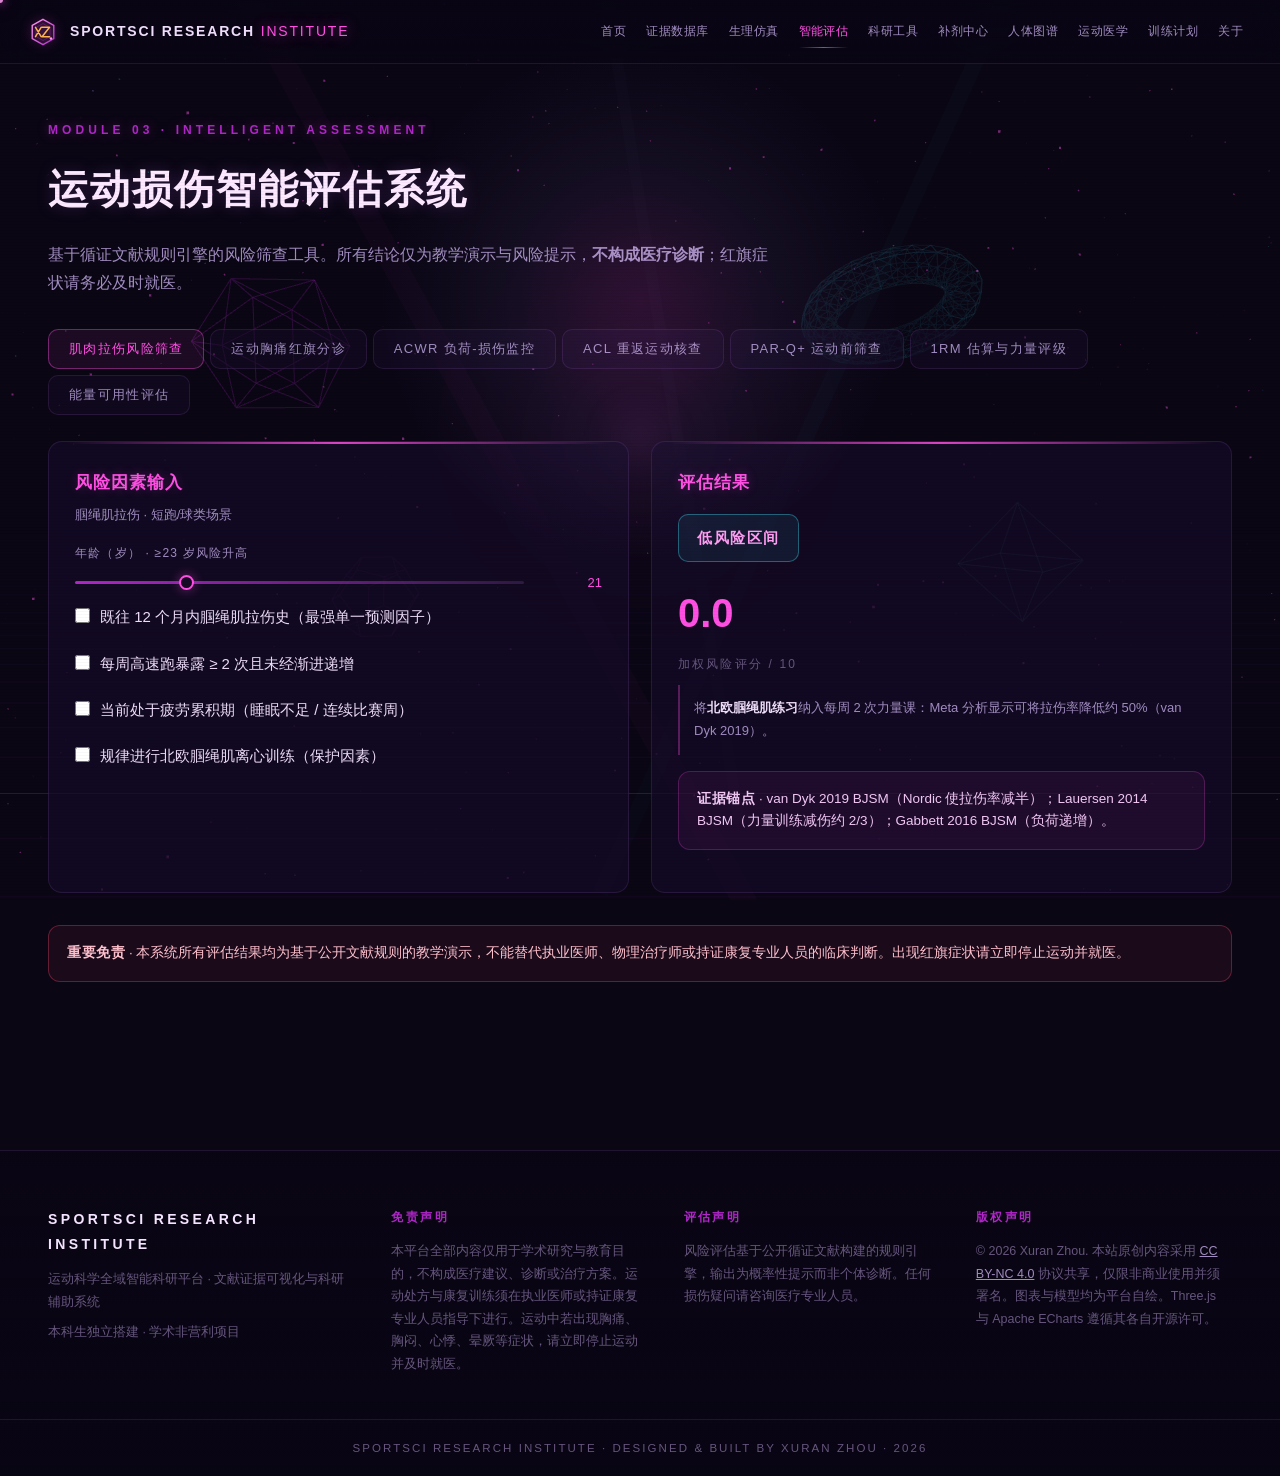
<file: assessment.html>
<!DOCTYPE html>
<html lang="zh-CN">
<head>
<meta charset="UTF-8">
<meta name="viewport" content="width=device-width, initial-scale=1.0">
<title>运动损伤智能评估 · SPORTSCI RESEARCH INSTITUTE</title>
<meta name="description" content="循证运动损伤风险筛查：肌肉拉伤、运动胸痛红旗分诊、ACWR 负荷监控、ACL 重返运动核查，附个性化循证建议。">
<link rel="icon" href='data:image/svg+xml,<svg xmlns="http://www.w3.org/2000/svg" viewBox="0 0 32 32"><defs><linearGradient id="g" x1="0" y1="0" x2="1" y2="1"><stop offset="0" stop-color="%238fe8cd"/><stop offset="1" stop-color="%233f8a70"/></linearGradient></defs><polygon points="16,2.5 27.5,9 27.5,23 16,29.5 4.5,23 4.5,9" fill="rgba(255,79,227,0.07)" stroke="url(%23g)" stroke-width="1.6"/><polygon points="16,7 23.5,11.2 23.5,20.8 16,25 8.5,20.8 8.5,11.2" fill="none" stroke="url(%23g)" stroke-width="0.8" opacity="0.5"/><path d="M8,11 L14,21 M14,11 L8,21 M15,11 L23,11 L15,21 L23,21" fill="none" stroke="%23c9ae85" stroke-width="1.7" stroke-linecap="round" stroke-linejoin="round"/><circle cx="25" cy="16" r="1.6" fill="%238fe8cd"/></svg>'>
<link rel="stylesheet" href="assets/css/main.css">
<style>
  .as-pane { display: none; }
  .as-pane.active { display: block; }
  .as-risk { display: inline-flex; align-items: center; gap: 10px; padding: 10px 18px; border-radius: 10px; font-size: 15px; font-weight: 700; letter-spacing: 0.1em; border: 1px solid; }
  .as-risk.risk-low { border-color: rgba(61,232,255,0.35); background: rgba(61,232,255,0.07); }
  .as-risk.risk-mid { border-color: rgba(255,181,77,0.4); background: rgba(255,181,77,0.08); }
  .as-risk.risk-high { border-color: rgba(255,77,109,0.45); background: rgba(255,77,109,0.09); }
  .as-rec { padding: 12px 14px; border-left: 2px solid rgba(255,79,227,0.3); margin-top: 10px; font-size: 13px; color: var(--ink-dim); }
  .as-rec b { color: var(--ink); }
  .as-ref { font-size: 11.5px; color: var(--ink-faint); display: block; margin-top: 6px; }
  .as-flag { display: flex; align-items: flex-start; gap: 10px; padding: 9px 0; border-bottom: 1px dashed rgba(200,120,255,0.08); cursor: pointer; font-size: 13.5px; }
  .as-flag input { margin-top: 4px; accent-color: var(--danger); width: 15px; height: 15px; }
  .as-flag.green input { accent-color: var(--accent-dim); }
  .as-score { font-size: 40px; font-weight: 700; color: var(--accent); font-variant-numeric: tabular-nums; }
</style>
</head>
<body>
<canvas id="bg-canvas"></canvas>
<header class="nav">
  <a class="nav-brand" href="index.html">
    <svg class="nav-logo" viewBox="0 0 32 32" aria-hidden="true"><defs><linearGradient id="nlg" x1="0" y1="0" x2="1" y2="1"><stop offset="0" stop-color="#ff9df2"/><stop offset="1" stop-color="#b026c9"/></linearGradient></defs><polygon points="16,2.5 27.5,9 27.5,23 16,29.5 4.5,23 4.5,9" fill="rgba(255,79,227,0.06)" stroke="url(#nlg)" stroke-width="1.5"/><polygon points="16,7 23.5,11.2 23.5,20.8 16,25 8.5,20.8 8.5,11.2" fill="none" stroke="#b026c9" stroke-width="0.7" opacity="0.55"/><path d="M8,11 L14,21 M14,11 L8,21 M15,11 L23,11 L15,21 L23,21" fill="none" stroke="#ffb54d" stroke-width="1.6" stroke-linecap="round" stroke-linejoin="round"/><circle cx="24.5" cy="23" r="1.3" fill="#ff9df2"/></svg>
    <span class="nav-title">SPORTSCI RESEARCH <em>INSTITUTE</em></span>
  </a>
  <nav class="nav-links">
    <a href="index.html">首页</a>
    <a href="database.html">证据数据库</a>
    <a href="simulation.html">生理仿真</a>
    <a href="assessment.html" class="active">智能评估</a>
    <a href="tools.html">科研工具</a>
    <a href="supplements.html">补剂中心</a>
    <a href="anatomy.html">人体图谱</a>
    <a href="medicine.html">运动医学</a>
    <a href="plan.html">训练计划</a>
    <a href="about.html">关于</a>
  </nav>
</header>

<div class="page">
<main>
  <section class="section"><div class="container">
    <div class="kicker">MODULE 03 · INTELLIGENT ASSESSMENT</div>
    <h1 class="h1">运动损伤智能评估系统</h1>
    <p class="lead mt-16">基于循证文献规则引擎的风险筛查工具。所有结论仅为教学演示与风险提示，<b>不构成医疗诊断</b>；红旗症状请务必及时就医。</p>

    <div class="tabbar mt-32" id="as-tabs">
      <button class="tab active" data-pane="strain">肌肉拉伤风险筛查</button>
      <button class="tab" data-pane="chest">运动胸痛红旗分诊</button>
      <button class="tab" data-pane="acwr">ACWR 负荷-损伤监控</button>
      <button class="tab" data-pane="acl">ACL 重返运动核查</button>
      <button class="tab" data-pane="parq">PAR-Q+ 运动前筛查</button>
      <button class="tab" data-pane="orm">1RM 估算与力量评级</button>
      <button class="tab" data-pane="ea">能量可用性评估</button>
    </div>

    <!-- ===== 1 肌肉拉伤 ===== -->
    <div class="as-pane active" id="as-strain">
      <div class="grid-2">
        <div class="card tone-a">
          <div class="panel-title">风险因素输入</div>
          <div class="panel-sub mb-16">腘绳肌拉伤 · 短跑/球类场景</div>
          <label class="label">年龄（岁） · ≥23 岁风险升高</label>
          <div class="slider-row"><input type="range" class="slider" id="st-age" min="15" max="40" value="21"><output class="slider-val num" id="st-age-val">21</output></div>
          <label class="check-row"><input type="checkbox" id="st-hx"><span>既往 12 个月内腘绳肌拉伤史（最强单一预测因子）</span></label>
          <label class="check-row"><input type="checkbox" id="st-speed"><span>每周高速跑暴露 ≥ 2 次且未经渐进递增</span></label>
          <label class="check-row"><input type="checkbox" id="st-fatigue"><span>当前处于疲劳累积期（睡眠不足 / 连续比赛周）</span></label>
          <label class="check-row"><input type="checkbox" id="st-nordic"><span>规律进行北欧腘绳肌离心训练（保护因素）</span></label>
        </div>
        <div class="card tone-a">
          <div class="panel-title">评估结果</div>
          <div class="mt-16"><span class="as-risk risk-low" id="st-badge">—</span></div>
          <div class="stat mt-16"><div class="as-score num" id="st-score">0</div><div class="stat-label">加权风险评分 / 10</div></div>
          <div id="st-recs"></div>
          <div class="notice mt-16"><b>证据锚点</b> · van Dyk 2019 BJSM（Nordic 使拉伤率减半）；Lauersen 2014 BJSM（力量训练减伤约 2/3）；Gabbett 2016 BJSM（负荷递增）。</div>
        </div>
      </div>
    </div>

    <!-- ===== 2 胸痛红旗 ===== -->
    <div class="as-pane" id="as-chest">
      <div class="grid-2">
        <div class="card tone-d">
          <div class="panel-title">症状核查</div>
          <div class="panel-sub mb-16">运动中/后胸痛 · 先排心肺，再考虑胸廓</div>
          <div class="sim-sub-h">红旗症状（任一勾选即触发就医建议）</div>
          <label class="as-flag"><input type="checkbox" class="rf"><span>劳力性胸骨后压榨样疼痛，休息后缓解</span></label>
          <label class="as-flag"><input type="checkbox" class="rf"><span>疼痛放射至左臂 / 下颌 / 背部</span></label>
          <label class="as-flag"><input type="checkbox" class="rf"><span>伴晕厥、近乎晕厥或心悸</span></label>
          <label class="as-flag"><input type="checkbox" class="rf"><span>不成比例的呼吸困难或静息痛</span></label>
          <label class="as-flag"><input type="checkbox" class="rf"><span>一级亲属早发心源性猝死家族史</span></label>
          <div class="sim-sub-h mt-16">支持肌肉骨骼来源的特征</div>
          <label class="as-flag green"><input type="checkbox" class="msf"><span>按压局部可完全复现疼痛</span></label>
          <label class="as-flag green"><input type="checkbox" class="msf"><span>疼痛随呼吸 / 咳嗽 / 转体加重</span></label>
          <label class="as-flag green"><input type="checkbox" class="msf"><span>近期有划船 / 投掷 / 大负荷核心训练史</span></label>
        </div>
        <div class="card tone-d">
          <div class="panel-title">分诊结论</div>
          <div id="ch-result" class="mt-16"></div>
          <div class="notice mt-16"><b>胸廓损伤线索</b> · 赛艇等重复屈体负荷与肋骨应力性损伤相关（Karlson 1998 AJSM）；肋间肌拉伤与呼吸性胸痛多为自限性，但必须先排除心肺红旗。</div>
        </div>
      </div>
    </div>

    <!-- ===== 3 ACWR ===== -->
    <div class="as-pane" id="as-acwr">
      <div class="grid-2">
        <div class="card tone-b">
          <div class="panel-title">近 4 周训练负荷</div>
          <div class="panel-sub mb-16">单位：任意负荷单位（TRIMP / sRPE×分钟 / 公里）</div>
          <label class="label">第 1 周（4 周前）</label>
          <div class="slider-row"><input type="range" class="slider" id="aw-0" min="0" max="1200" step="10" value="380"><output class="slider-val num" id="aw-0-val">380</output></div>
          <label class="label">第 2 周</label>
          <div class="slider-row"><input type="range" class="slider" id="aw-1" min="0" max="1200" step="10" value="400"><output class="slider-val num" id="aw-1-val">400</output></div>
          <label class="label">第 3 周</label>
          <div class="slider-row"><input type="range" class="slider" id="aw-2" min="0" max="1200" step="10" value="420"><output class="slider-val num" id="aw-2-val">420</output></div>
          <label class="label">第 4 周（本周 · 急性负荷）</label>
          <div class="slider-row"><input type="range" class="slider" id="aw-3" min="0" max="1200" step="10" value="500"><output class="slider-val num" id="aw-3-val">500</output></div>
        </div>
        <div class="card tone-b">
          <div class="panel-title">ACWR 判读</div>
          <div class="panel-sub">解耦式：本周 ÷ 前三周均值</div>
          <div class="chart-box-sm mt-8" id="acwr-chart"></div>
          <div class="mt-16"><span class="as-risk risk-low" id="acwr-badge">—</span></div>
          <div id="acwr-recs"></div>
          <div class="notice mt-16"><b>证据锚点</b> · Gabbett 2016 BJSM「训练-损伤预防悖论」；Soligard 2016 IOC 共识。0.8–1.3 为相对安全区间，&gt;1.5 损伤风险显著升高，&lt;0.8 提示欠训练。</div>
        </div>
      </div>
    </div>

    <!-- ===== 4 ACL 重返 ===== -->
    <div class="as-pane" id="as-acl">
      <div class="grid-2">
        <div class="card tone-c">
          <div class="panel-title">重返运动核查表</div>
          <div class="panel-sub mb-16">基于 Delaware-Oslo 与 Kyritsis 出院标准</div>
          <label class="as-flag green"><input type="checkbox" class="acl-c"><span>术后时间 ≥ 9 个月（每延迟 1 个月再损伤率显著下降）</span></label>
          <label class="as-flag green"><input type="checkbox" class="acl-c"><span>无疼痛、无关节积液 / 肿胀</span></label>
          <label class="as-flag green"><input type="checkbox" class="acl-c"><span>膝关节全范围活动度恢复</span></label>
          <label class="as-flag green"><input type="checkbox" class="acl-c"><span>股四头肌等速肌力对称性 ≥ 90%（LSI）</span></label>
          <label class="as-flag green"><input type="checkbox" class="acl-c"><span>单腿跳系列测试 ≥ 90%（距离 / 三连跳 / 交叉跳 / 计时跳）</span></label>
          <label class="as-flag green"><input type="checkbox" class="acl-c"><span>心理就绪量表达标（如 ACL-RSI）</span></label>
        </div>
        <div class="card tone-c">
          <div class="panel-title">评估结果</div>
          <div class="stat mt-16"><div class="as-score num" id="acl-met">0 / 6</div><div class="stat-label">达标条目</div></div>
          <div class="mt-16"><span class="as-risk risk-mid" id="acl-badge">—</span></div>
          <div id="acl-recs"></div>
          <div class="notice mt-16"><b>证据锚点</b> · Grindem 2016 BJSM（达标者再损伤风险降低 84%）；Kyritsis 2016 BJSM（未达 6 项标准者移植物断裂风险 ×4）。</div>
        </div>
      </div>
    </div>

    <!-- ===== 5 PAR-Q+ ===== -->
    <div class="as-pane" id="as-parq">
      <div class="grid-2">
        <div class="card tone-b">
          <div class="panel-title">PAR-Q+ 一般健康问卷</div>
          <div class="panel-sub mb-16">运动前自我筛查国际标准 · 7 个一般问题</div>
          <label class="as-flag"><input type="checkbox" class="pq"><span>医生是否曾告知你有心脏疾病 <b>或</b> 高血压？</span></label>
          <label class="as-flag"><input type="checkbox" class="pq"><span>休息时或日常活动中是否出现过胸痛？</span></label>
          <label class="as-flag"><input type="checkbox" class="pq"><span>是否曾因头晕失去平衡，或近 12 个月内发生过晕厥？</span></label>
          <label class="as-flag"><input type="checkbox" class="pq"><span>是否有经确诊的慢性疾病（如糖尿病、哮喘等）？</span></label>
          <label class="as-flag"><input type="checkbox" class="pq"><span>是否有影响运动的骨骼、关节或肌肉问题？</span></label>
          <label class="as-flag"><input type="checkbox" class="pq"><span>是否正在服用心脏疾病或高血压的处方药物？</span></label>
          <label class="as-flag"><input type="checkbox" class="pq"><span>是否有医生认为需限制运动的其他医学原因？</span></label>
          <label class="label mt-16">年龄（岁） · ≥45 岁建议更谨慎递增</label>
          <div class="slider-row"><input type="range" class="slider" id="pq-age" min="12" max="80" value="22"><output class="slider-val num" id="pq-age-val">22</output></div>
        </div>
        <div class="card tone-b">
          <div class="panel-title">筛查结论</div>
          <div id="pq-result" class="mt-16"></div>
          <div class="notice mt-16"><b>证据锚点</b> · PAR-Q+ 协作组织官方问卷（2021 修订版）；ACSM 运动前健康筛查更新（Riebe 2015 MSSE）——无症状低风险人群可直接从中低强度起步，无需强制医疗许可。</div>
        </div>
      </div>
    </div>

    <!-- ===== 6 1RM 估算 ===== -->
    <div class="as-pane" id="as-orm">
      <div class="grid-2">
        <div class="card tone-a">
          <div class="panel-title">次极限负荷输入</div>
          <div class="panel-sub mb-16">Epley / Brzycki / Lombardi 三公式融合估算</div>
          <label class="label">训练重量（kg）</label>
          <div class="slider-row"><input type="range" class="slider" id="orm-w" min="20" max="220" step="2.5" value="60"><output class="slider-val num" id="orm-w-val">60</output></div>
          <label class="label">标准动作完成次数（1–12 次内估算最准）</label>
          <div class="slider-row"><input type="range" class="slider" id="orm-r" min="1" max="15" step="1" value="8"><output class="slider-val num" id="orm-r-val">8</output></div>
          <label class="label">动作</label>
          <select class="select mb-16" id="orm-ex">
            <option value="squat" selected>深蹲 Squat</option>
            <option value="bench">卧推 Bench Press</option>
            <option value="deadlift">硬拉 Deadlift</option>
            <option value="ohp">实力举 Overhead Press</option>
          </select>
          <label class="label">性别（常模分级用）</label>
          <select class="select mb-16" id="orm-sex">
            <option value="m" selected>男性</option>
            <option value="f">女性</option>
          </select>
          <label class="label">体重（kg）</label>
          <div class="slider-row"><input type="range" class="slider" id="orm-bw" min="40" max="130" step="1" value="70"><output class="slider-val num" id="orm-bw-val">70</output></div>
        </div>
        <div class="card tone-a">
          <div class="panel-title">估算结果</div>
          <div class="sim-stat-grid mt-16">
            <div class="stat"><div class="stat-num num" id="orm-1rm">—</div><div class="stat-label">估算 1RM · kg（三式均值）</div></div>
            <div class="stat"><div class="stat-num num" id="orm-ratio">—</div><div class="stat-label">相对力量 · ×体重</div></div>
          </div>
          <div class="mt-16"><span class="as-risk risk-low" id="orm-tier">—</span></div>
          <div class="table-wrap mt-16"><table class="table">
            <thead><tr><th>强度 %1RM</th><th>重量 kg</th><th>参考次数</th></tr></thead>
            <tbody id="orm-table"></tbody>
          </table></div>
          <div class="notice mt-16"><b>方法说明</b> · 估算式在 ≤10 次时误差较小（教学演示合并三式）。力量分级为大众训练者教学常模（相对力量：1RM/体重），不同项目与人群差异显著，不可作竞技选材依据。</div>
        </div>
      </div>
    </div>

    <!-- ===== 7 能量可用性 ===== -->
    <div class="as-pane" id="as-ea">
      <div class="grid-2">
        <div class="card tone-d">
          <div class="panel-title">能量摄入与消耗输入</div>
          <div class="panel-sub mb-16">EA =（摄入 − 运动消耗）÷ 去脂体重</div>
          <label class="label">体重（kg）</label>
          <div class="slider-row"><input type="range" class="slider" id="ea-bw" min="40" max="120" step="1" value="65"><output class="slider-val num" id="ea-bw-val">65</output></div>
          <label class="label">体脂率（%） · 用于估算去脂体重 FFM</label>
          <div class="slider-row"><input type="range" class="slider" id="ea-bf" min="6" max="40" step="0.5" value="18"><output class="slider-val num" id="ea-bf-val">18%</output></div>
          <label class="label">每日总能量摄入（kcal）</label>
          <div class="slider-row"><input type="range" class="slider" id="ea-ei" min="1000" max="5000" step="50" value="2400"><output class="slider-val num" id="ea-ei-val">2400</output></div>
          <label class="label">每日运动消耗 EEE（kcal） · 训练+专项估算</label>
          <div class="slider-row"><input type="range" class="slider" id="ea-eee" min="0" max="2000" step="25" value="500"><output class="slider-val num" id="ea-eee-val">500</output></div>
        </div>
        <div class="card tone-d">
          <div class="panel-title">能量可用性判读</div>
          <div class="stat mt-16"><div class="as-score num" id="ea-val">—</div><div class="stat-label">kcal / kg FFM / d</div></div>
          <div class="mt-16"><span class="as-risk risk-low" id="ea-badge">—</span></div>
          <div id="ea-recs"></div>
          <div class="notice mt-16"><b>证据锚点</b> · IOC RED-S 共识（Mountjoy 2018 BJSM）：EA &lt;30 kcal/kg FFM/d 与内分泌、骨健康、免疫及表现损害相关；30–45 为次优区间；≥45 通常满足训练适应需求。教学估算，精确评估请结合体成分实测与饮食记录。</div>
        </div>
      </div>
    </div>

    <div class="danger-zone mt-32 reveal"><b>重要免责</b> · 本系统所有评估结果均为基于公开文献规则的教学演示，不能替代执业医师、物理治疗师或持证康复专业人员的临床判断。出现红旗症状请立即停止运动并就医。</div>
  </div></section>
</main>
<footer class="site-footer">
  <div class="footer-grid">
    <div class="footer-col footer-brand">
      <div class="footer-title">SPORTSCI RESEARCH INSTITUTE</div>
      <p>运动科学全域智能科研平台 · 文献证据可视化与科研辅助系统</p>
      <p class="footer-meta">本科生独立搭建 · 学术非营利项目</p>
    </div>
    <div class="footer-col">
      <div class="footer-h">免责声明</div>
      <p>本平台全部内容仅用于学术研究与教育目的，不构成医疗建议、诊断或治疗方案。运动处方与康复训练须在执业医师或持证康复专业人员指导下进行。运动中若出现胸痛、胸闷、心悸、晕厥等症状，请立即停止运动并及时就医。</p>
    </div>
    <div class="footer-col">
      <div class="footer-h">评估声明</div>
      <p>风险评估基于公开循证文献构建的规则引擎，输出为概率性提示而非个体诊断。任何损伤疑问请咨询医疗专业人员。</p>
    </div>
    <div class="footer-col">
      <div class="footer-h">版权声明</div>
      <p>© 2026 Xuran Zhou. 本站原创内容采用 <a href="https://creativecommons.org/licenses/by-nc/4.0/deed.zh" target="_blank" rel="noopener">CC BY-NC 4.0</a> 协议共享，仅限非商业使用并须署名。图表与模型均为平台自绘。Three.js 与 Apache ECharts 遵循其各自开源许可。</p>
    </div>
  </div>
  <div class="footer-bottom">SPORTSCI RESEARCH INSTITUTE · DESIGNED &amp; BUILT BY XURAN ZHOU · 2026</div>
</footer>
</div>
<script src="vendor/three.min.js"></script>
<script src="vendor/echarts.min.js"></script>
<script src="assets/js/bg.js"></script>
<script src="assets/js/charts.js"></script>
<script src="assets/js/assessment.js"></script>
<script src="assets/js/cursor.js"></script>
<script>SPORTSCI_BG.init("bg-canvas"); SPORTSCI_CURSOR.init();</script>
</body>
</html>
</file>
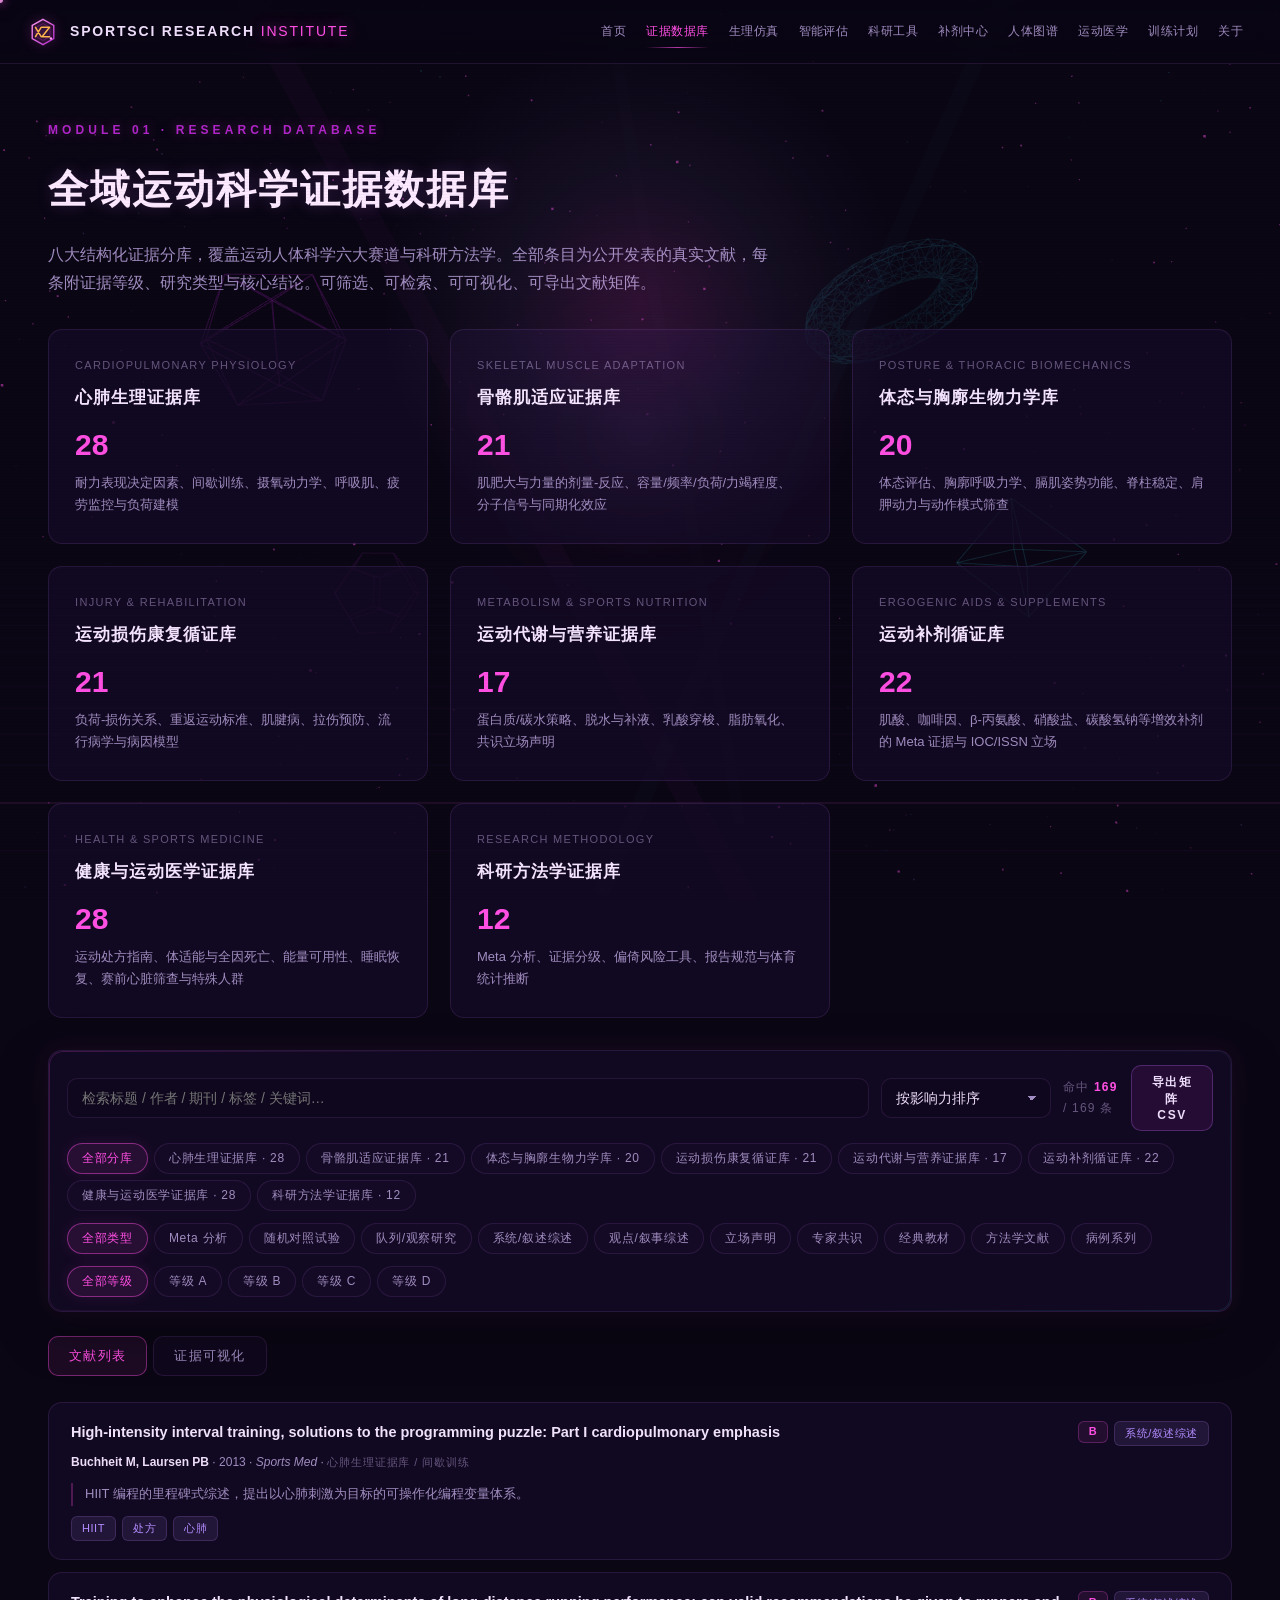
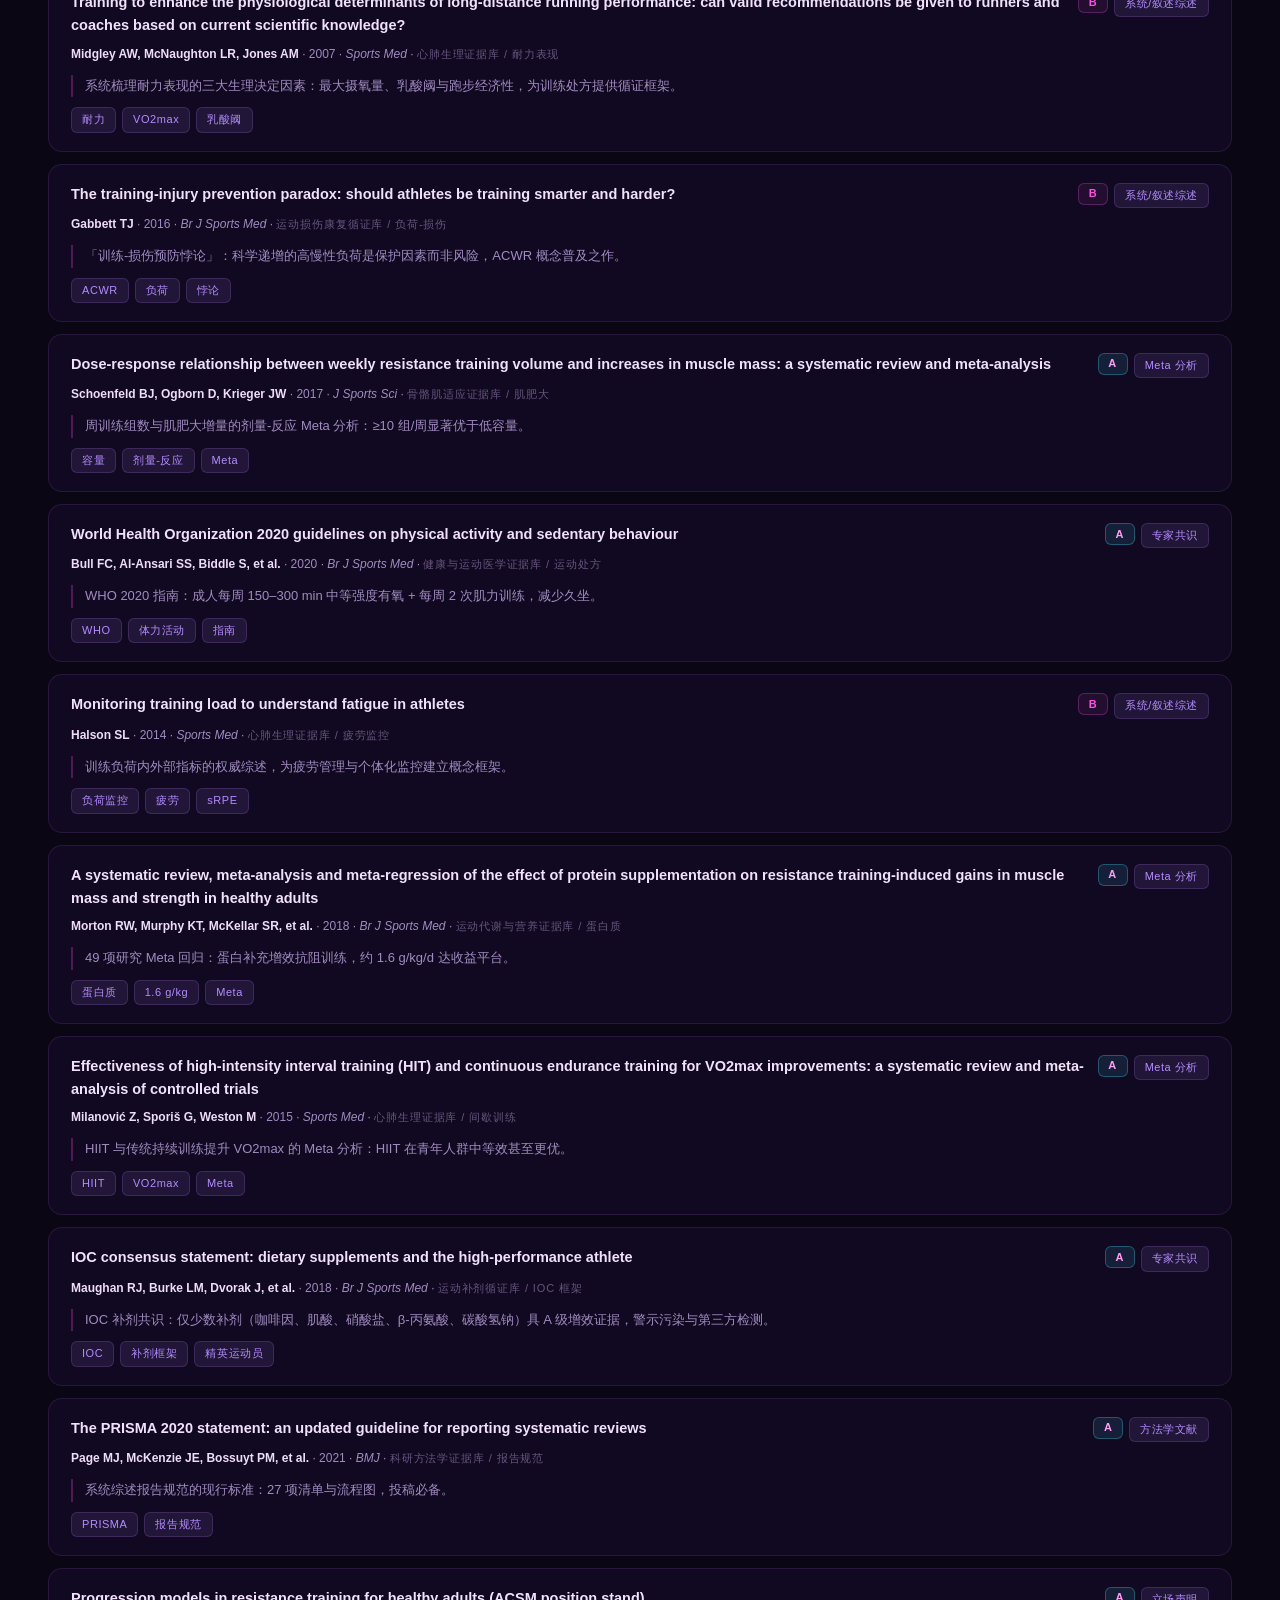
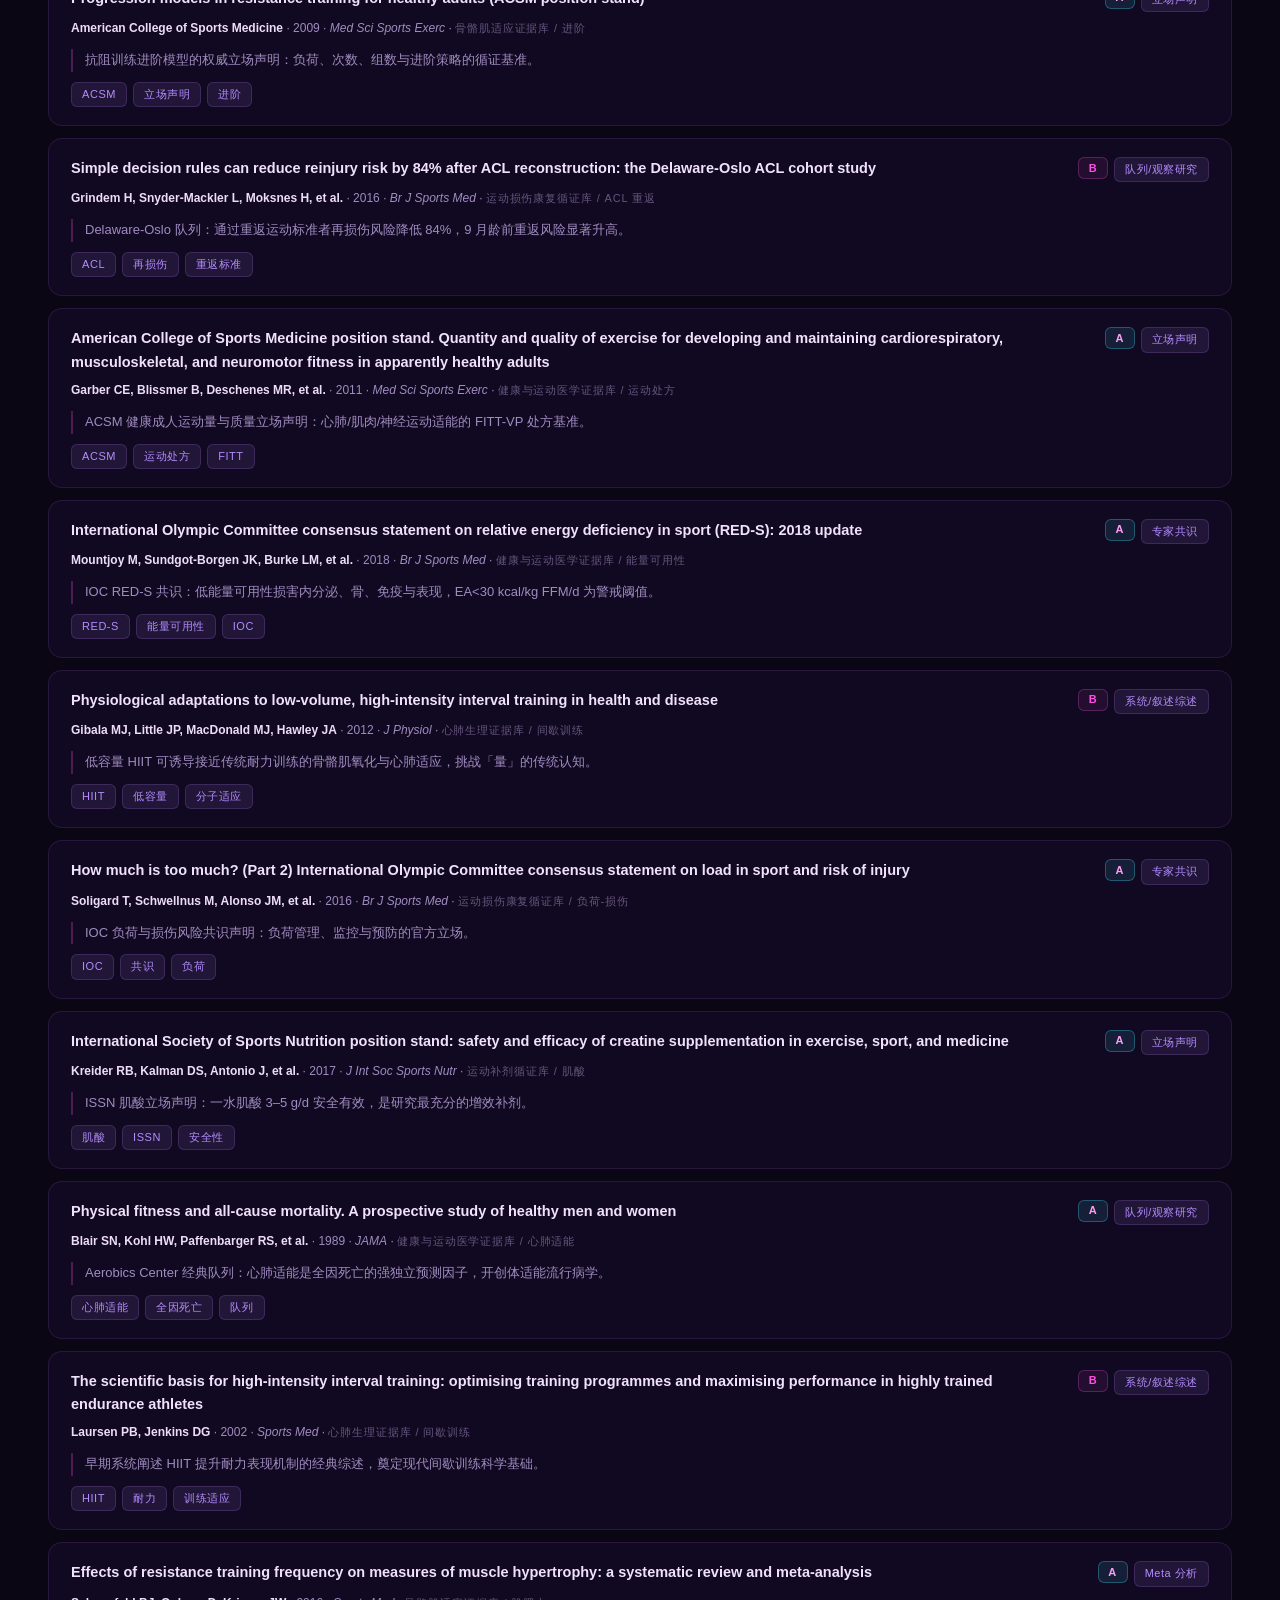
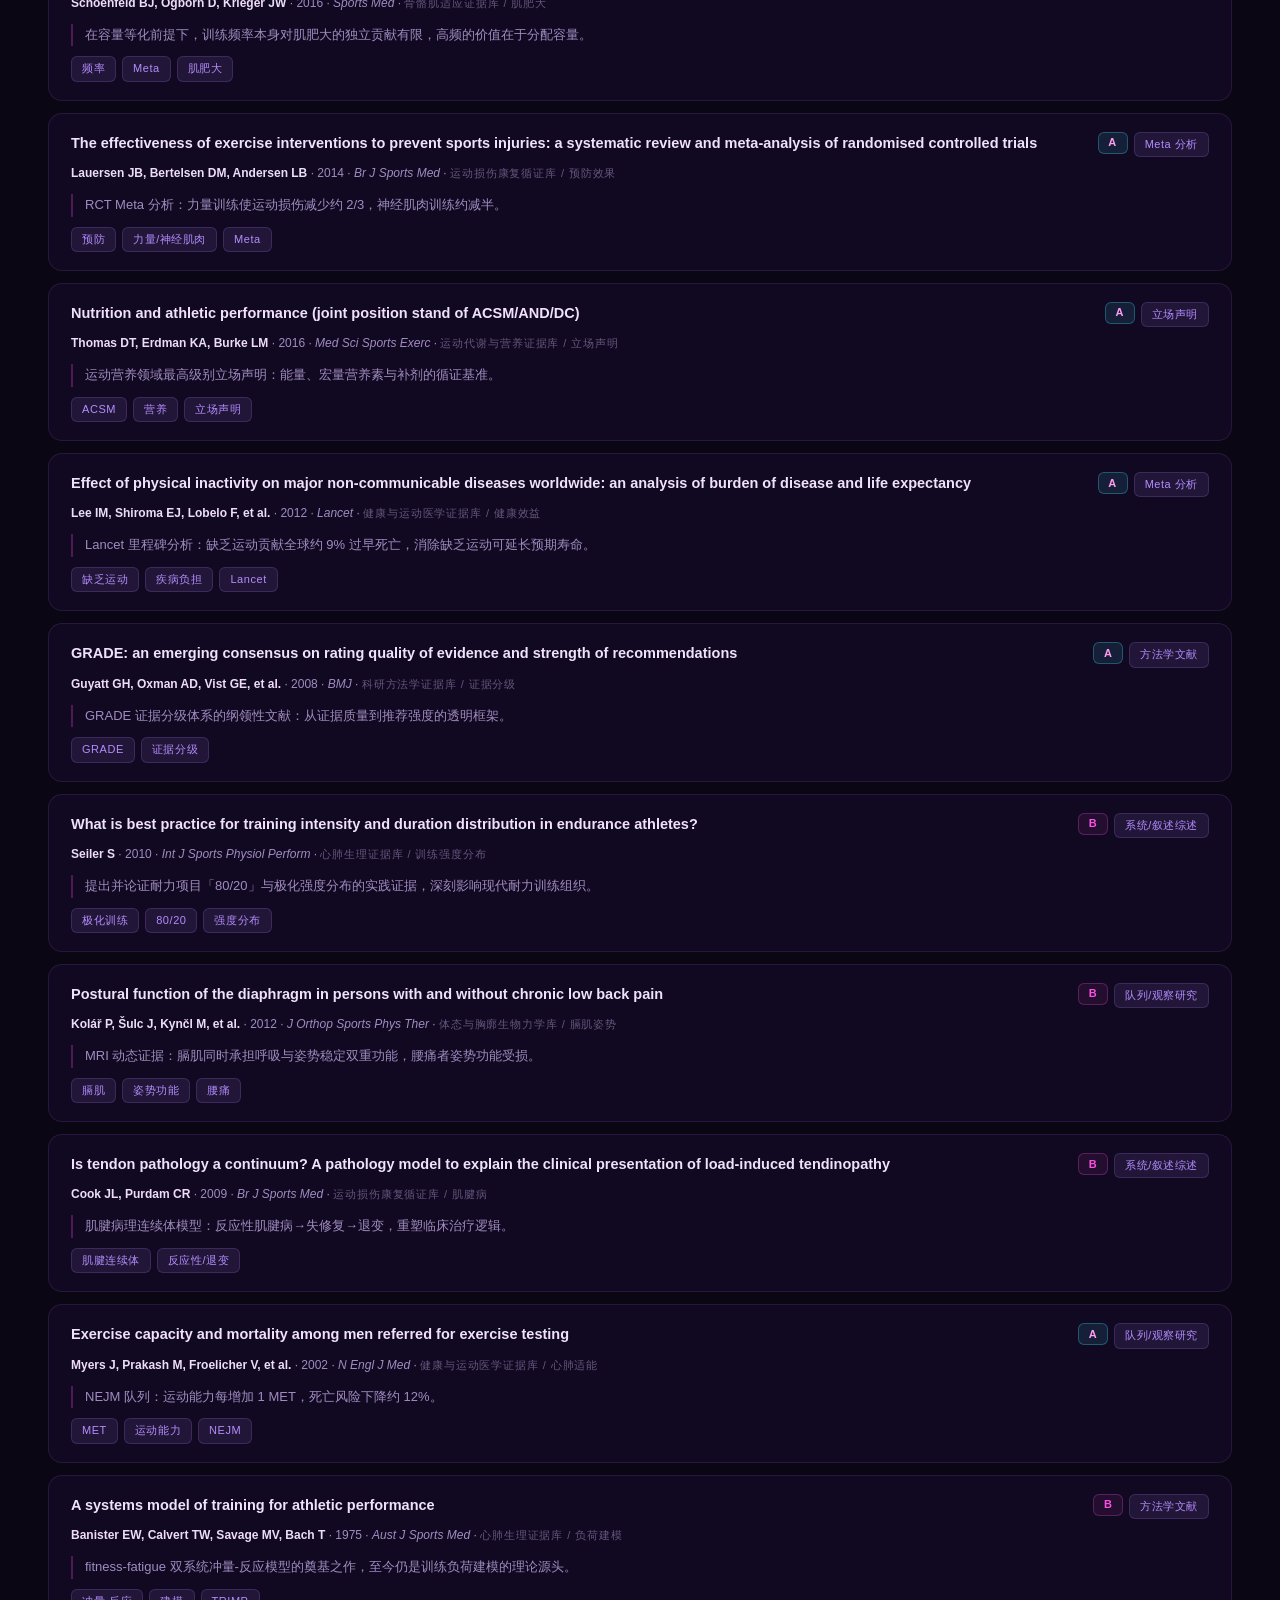
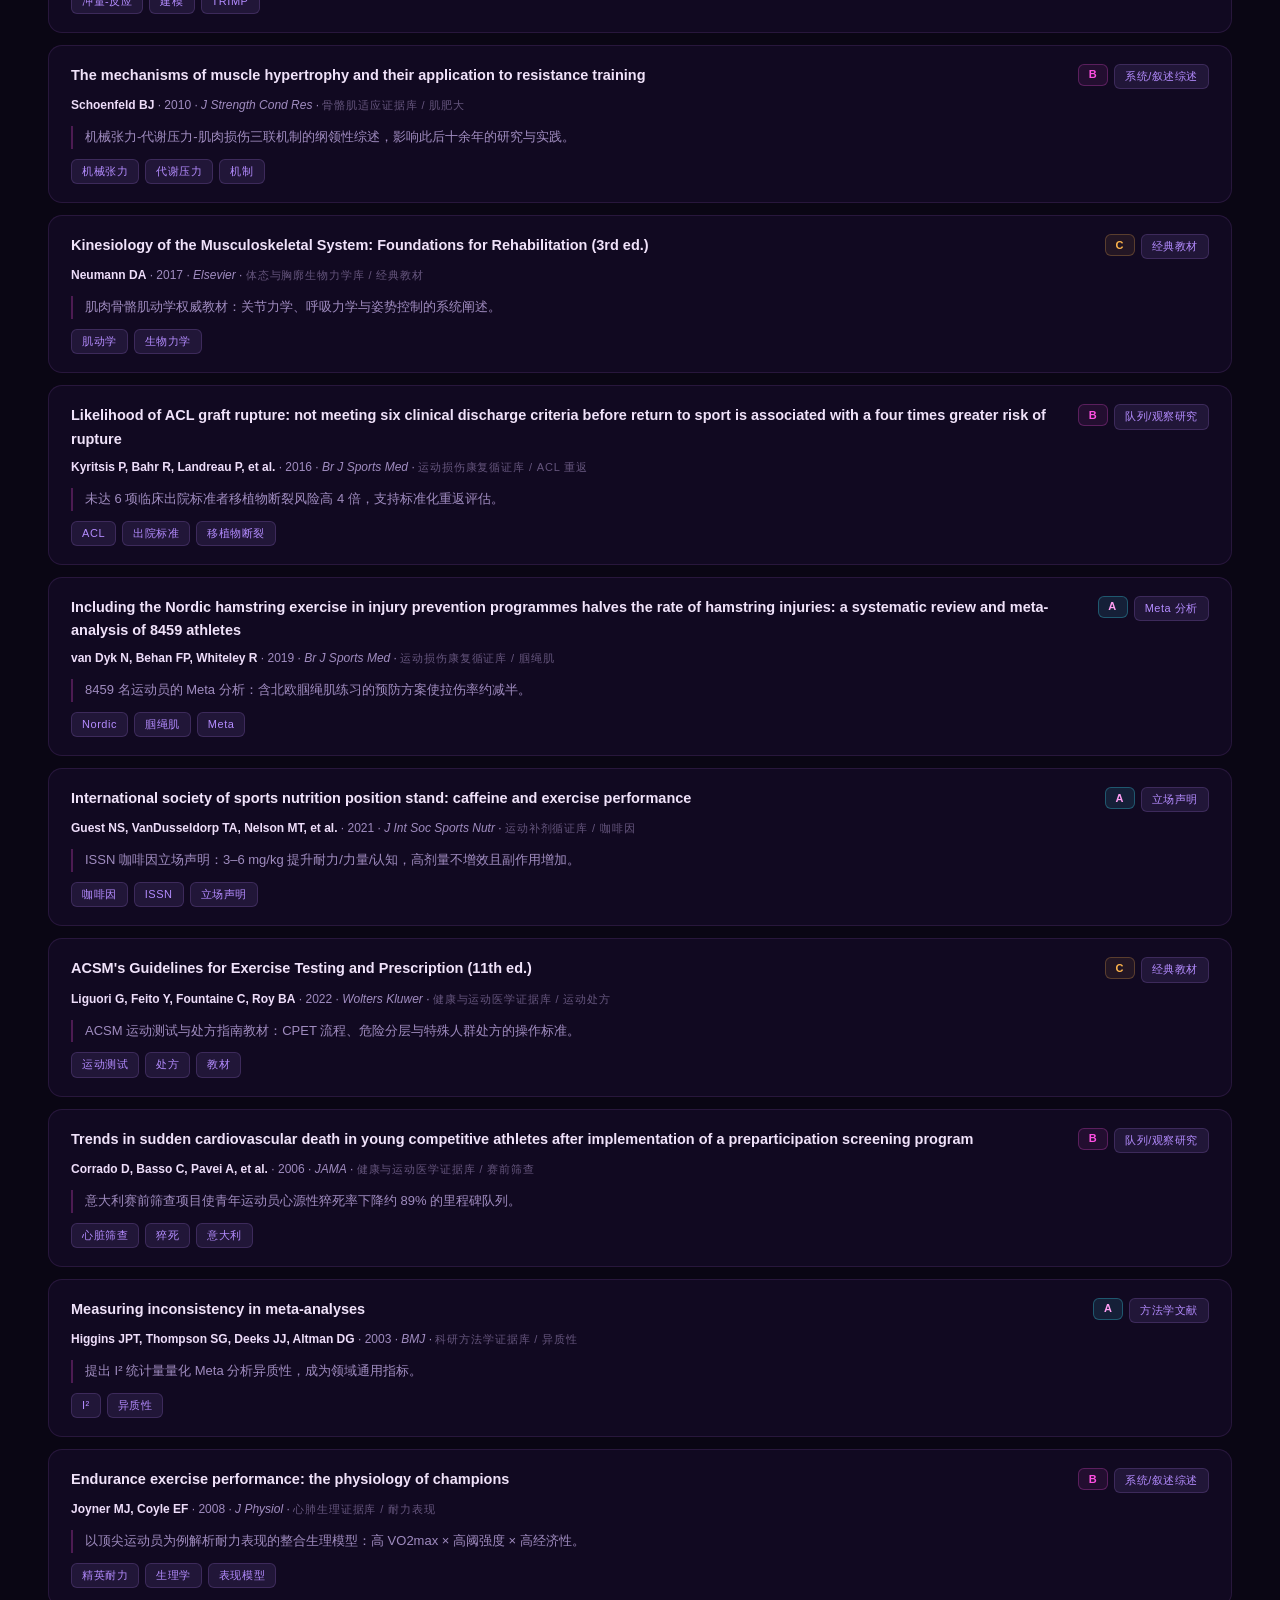
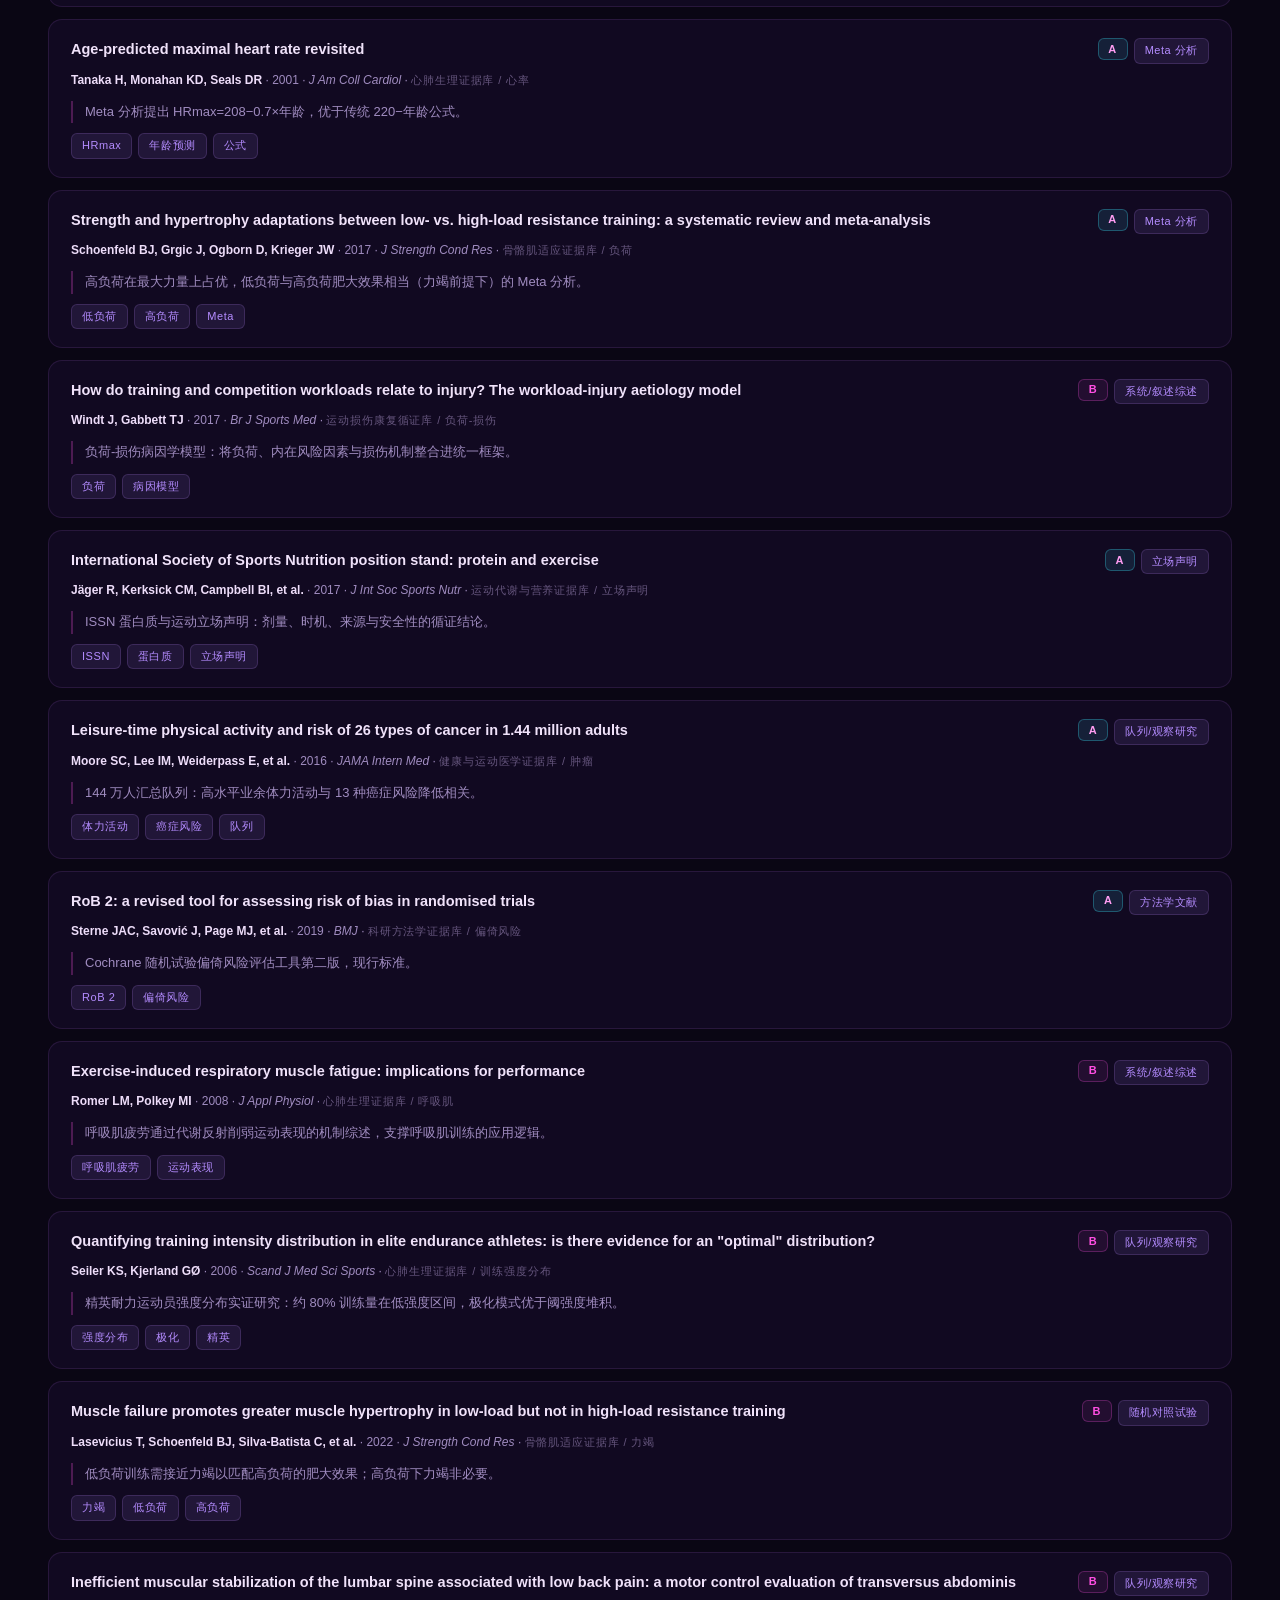
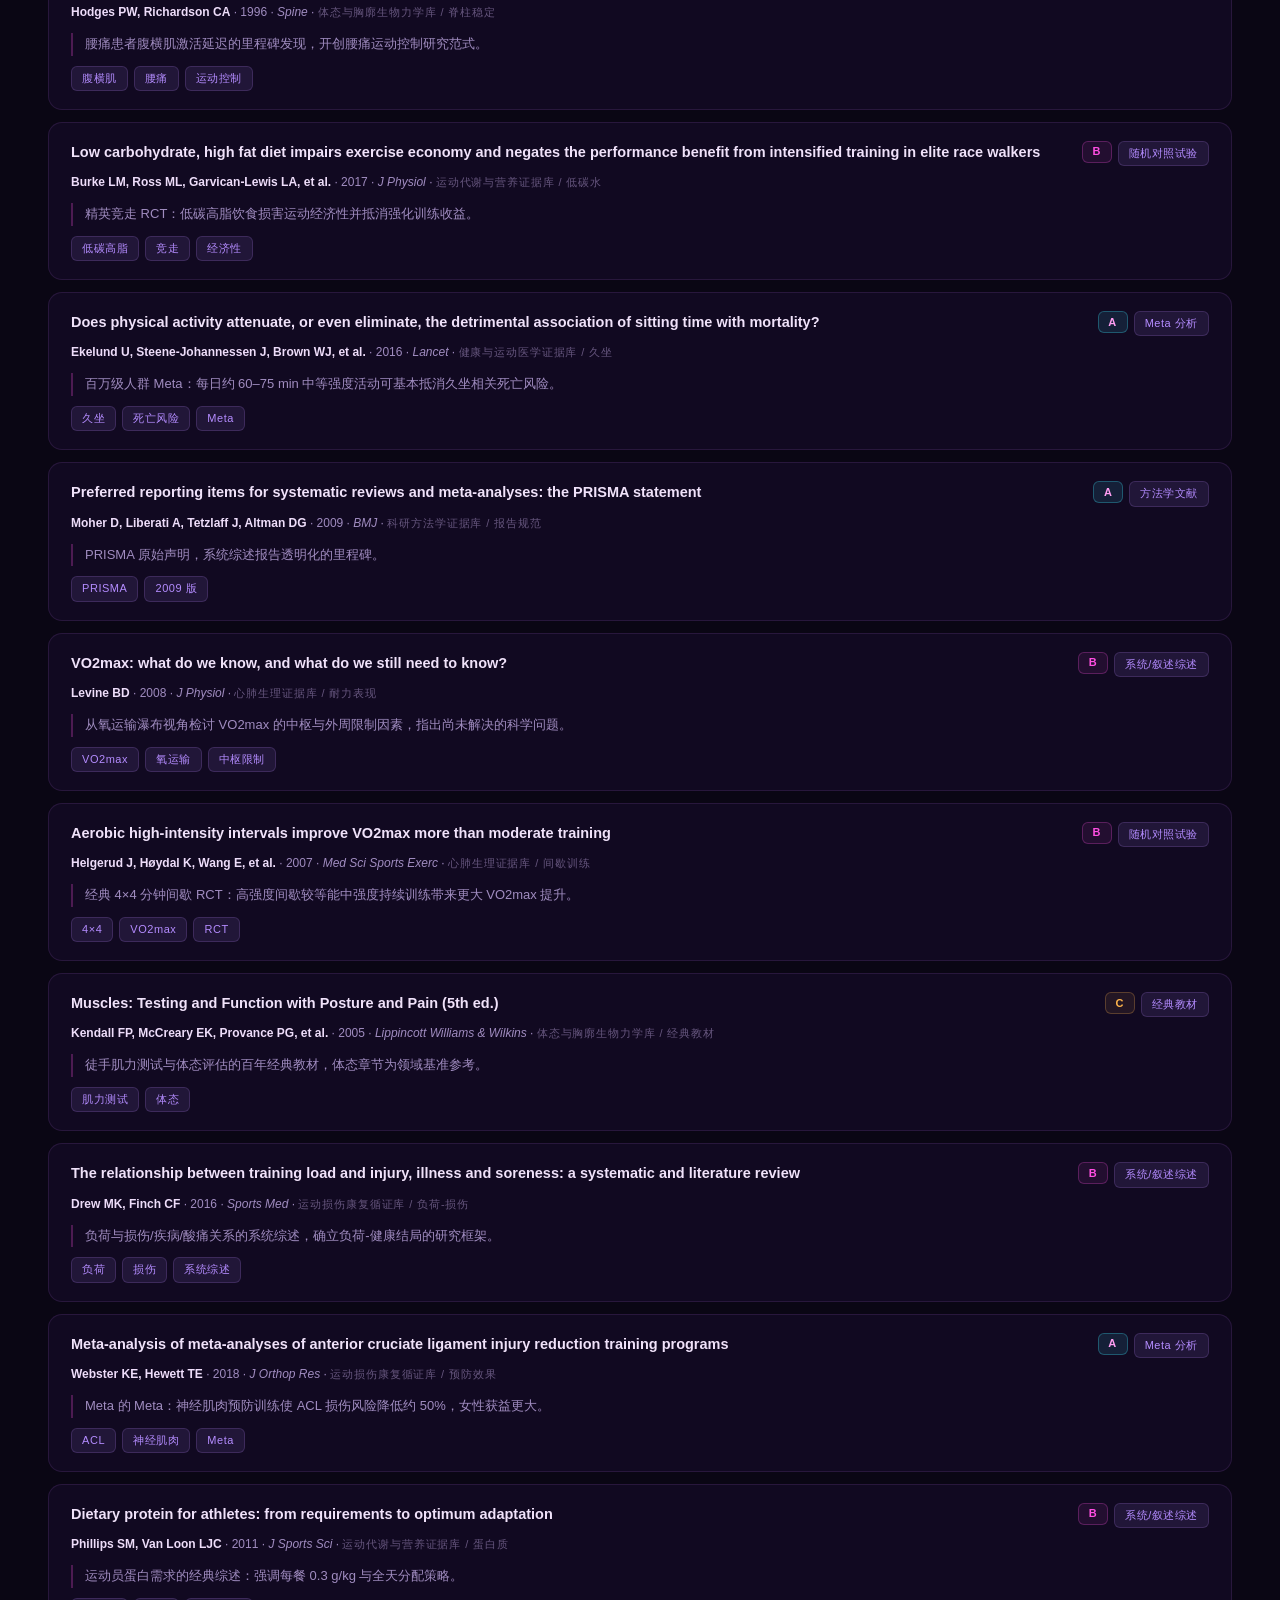
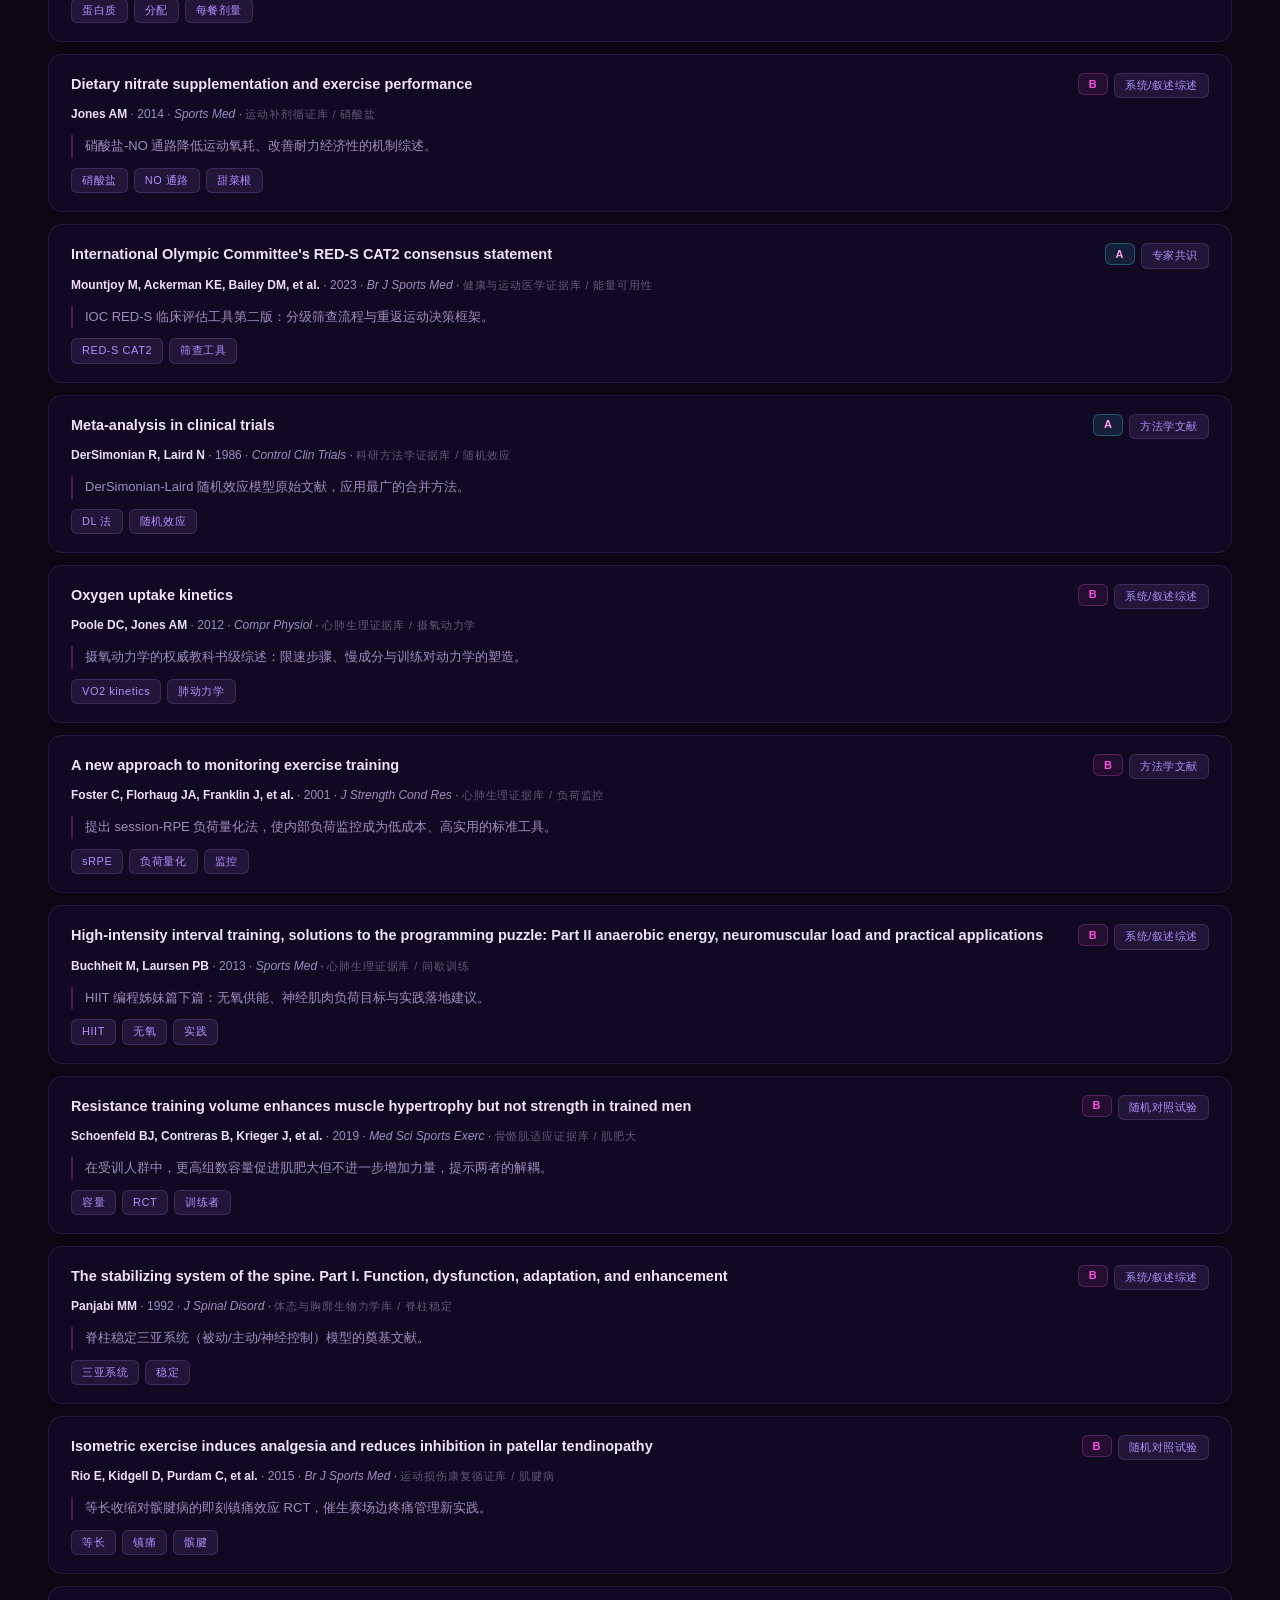
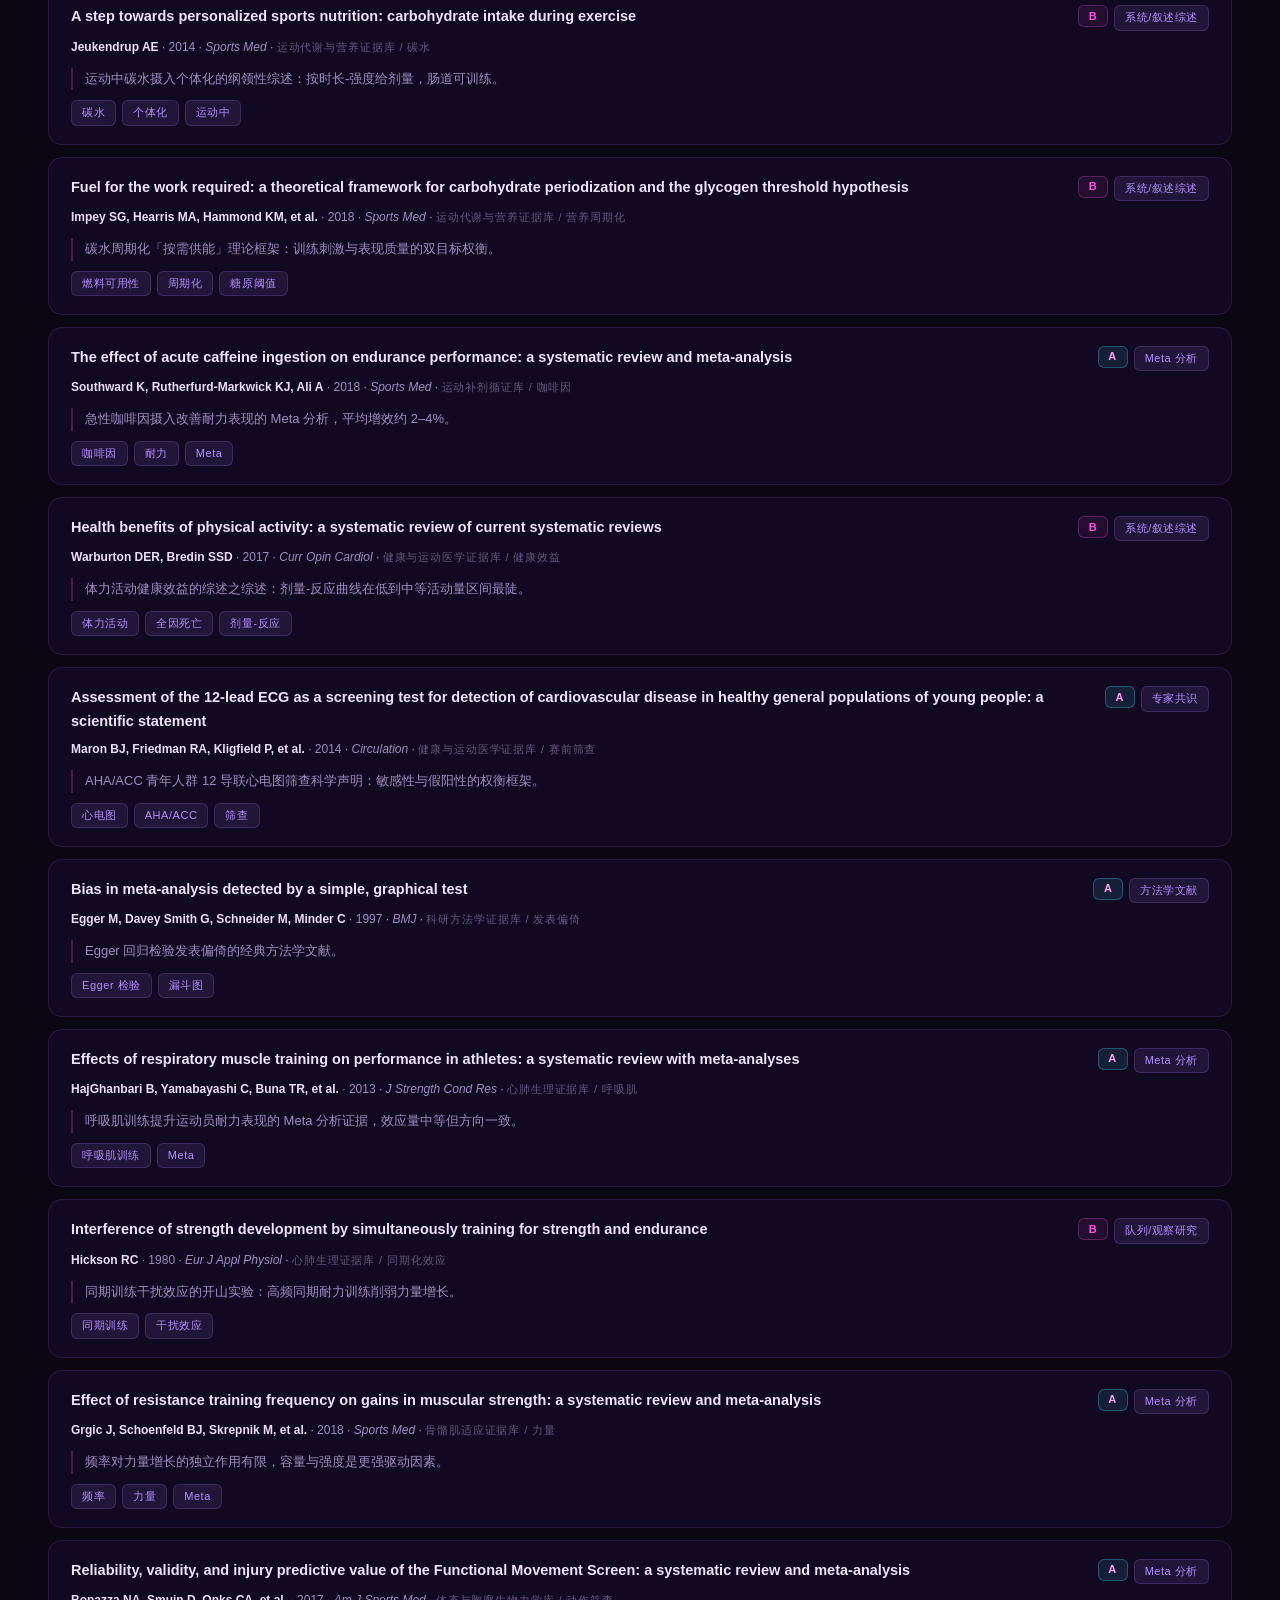
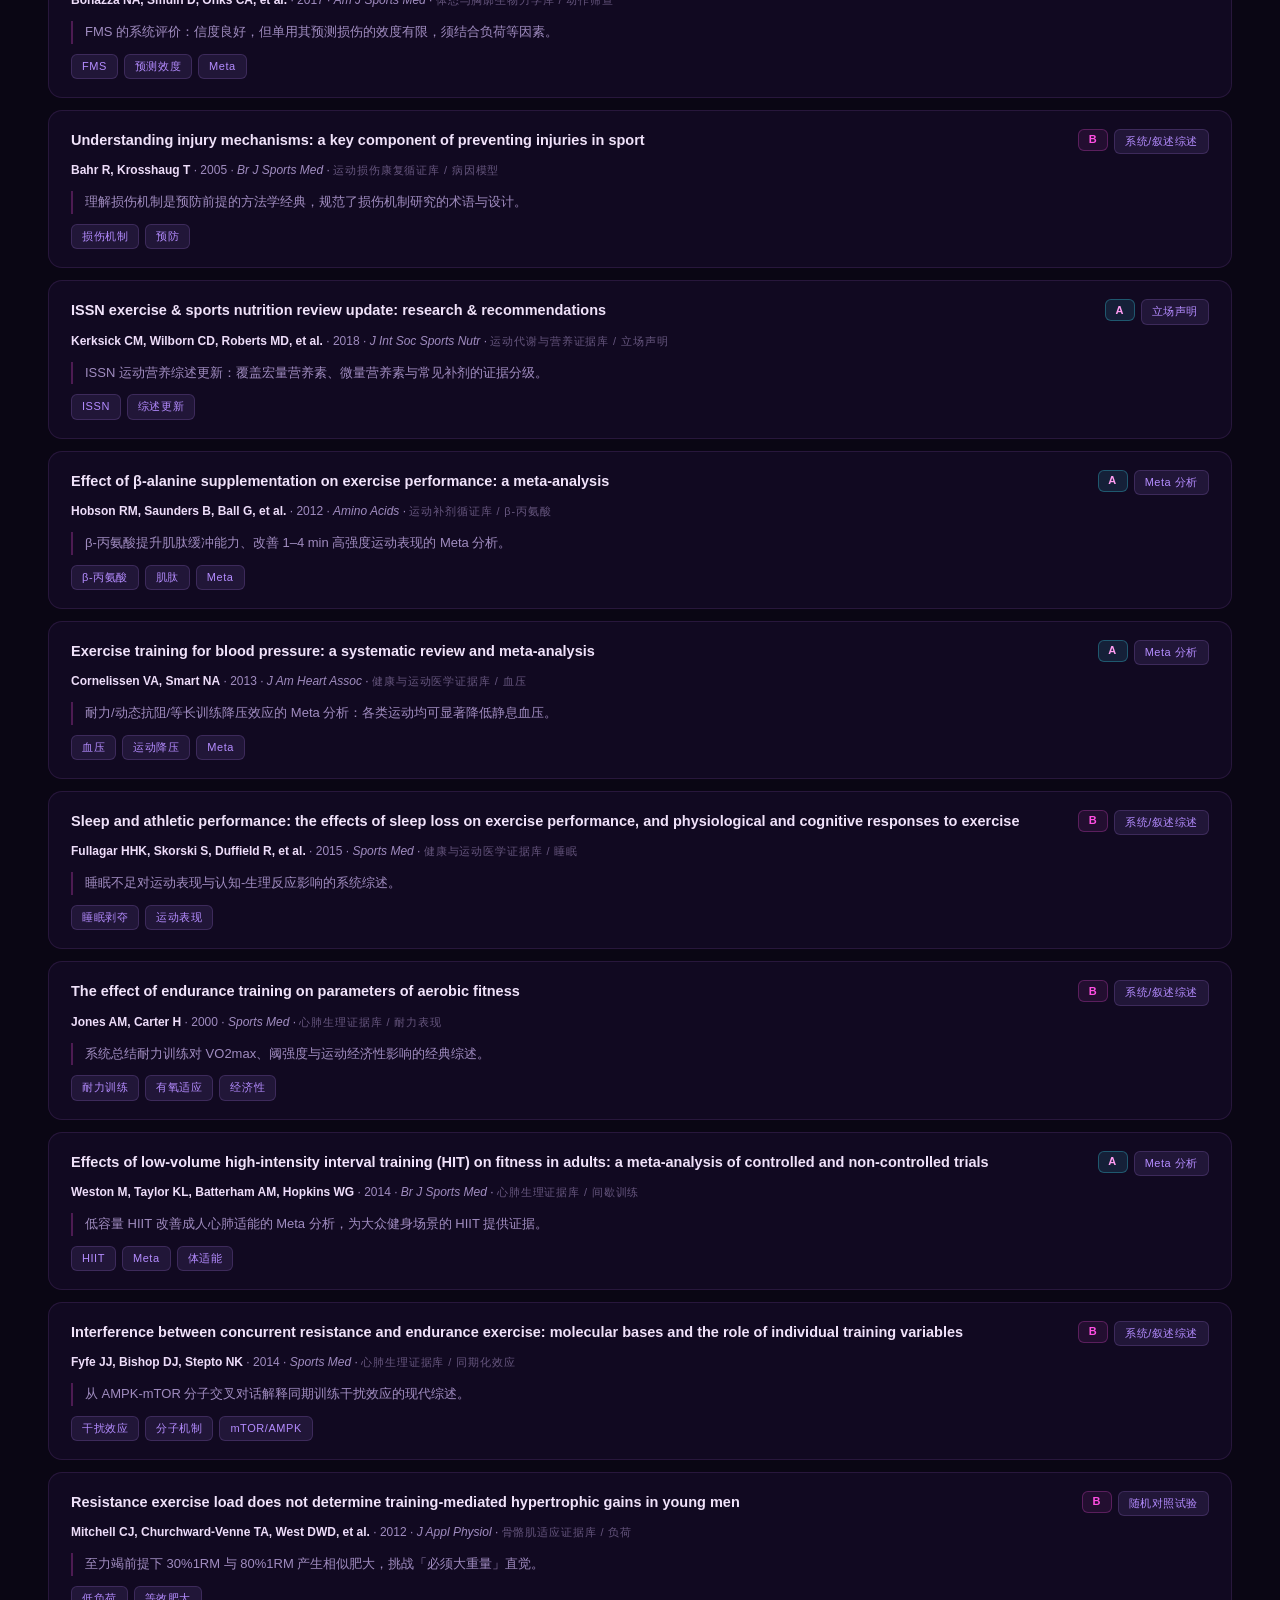
<file: database.html>
<!DOCTYPE html>
<html lang="zh-CN">
<head>
<meta charset="UTF-8">
<meta name="viewport" content="width=device-width, initial-scale=1.0">
<title>全域证据数据库 · SPORTSCI RESEARCH INSTITUTE</title>
<meta name="description" content="覆盖运动生理学、生物力学、康复损伤、营养代谢与科研方法学的结构化文献证据库：可筛选、可检索、可评级、可可视化、可导出文献矩阵。">
<link rel="icon" href='data:image/svg+xml,<svg xmlns="http://www.w3.org/2000/svg" viewBox="0 0 32 32"><defs><linearGradient id="g" x1="0" y1="0" x2="1" y2="1"><stop offset="0" stop-color="%238fe8cd"/><stop offset="1" stop-color="%233f8a70"/></linearGradient></defs><polygon points="16,2.5 27.5,9 27.5,23 16,29.5 4.5,23 4.5,9" fill="rgba(255,79,227,0.07)" stroke="url(%23g)" stroke-width="1.6"/><polygon points="16,7 23.5,11.2 23.5,20.8 16,25 8.5,20.8 8.5,11.2" fill="none" stroke="url(%23g)" stroke-width="0.8" opacity="0.5"/><path d="M8,11 L14,21 M14,11 L8,21 M15,11 L23,11 L15,21 L23,21" fill="none" stroke="%23c9ae85" stroke-width="1.7" stroke-linecap="round" stroke-linejoin="round"/><circle cx="25" cy="16" r="1.6" fill="%238fe8cd"/></svg>'>
<link rel="stylesheet" href="assets/css/main.css">
<style>
  .db-lib-card { cursor: pointer; }
  .db-lib-card .lib-count { font-size: 30px; font-weight: 700; color: var(--accent); font-variant-numeric: tabular-nums; }
  .db-lib-card .lib-en { font-size: 11px; letter-spacing: 0.12em; color: var(--ink-faint); text-transform: uppercase; }
  .db-filterbar { position: sticky; top: var(--nav-h); z-index: 50; padding: 14px 18px; }
  .db-filter-grid { display: grid; grid-template-columns: 1fr 170px 150px; gap: 12px; align-items: center; }
  .db-chips { display: flex; flex-wrap: wrap; gap: 6px; margin-top: 12px; }
  .db-count { font-size: 12px; letter-spacing: 0.1em; color: var(--ink-faint); }
  .db-count b { color: var(--accent); font-weight: 600; }
  .db-entry { padding: 18px 22px; }
  .db-entry + .db-entry { margin-top: 12px; }
  .db-entry-head { display: flex; gap: 10px; align-items: flex-start; justify-content: space-between; }
  .db-entry-title { font-size: 14.5px; line-height: 1.6; color: #f0e2fa; font-weight: 600; }
  .db-entry-meta { font-size: 12px; color: var(--ink-dim); margin-top: 6px; }
  .db-entry-meta b { color: var(--ink); font-weight: 600; }
  .db-entry-key { font-size: 13px; color: var(--ink-dim); margin-top: 10px; padding-left: 12px; border-left: 2px solid rgba(255,79,227,0.25); }
  .db-entry-tags { margin-top: 10px; display: flex; flex-wrap: wrap; gap: 6px; align-items: center; }
  .db-badges { display: flex; gap: 6px; flex: none; }
  .db-badges .tag { white-space: nowrap; }
  .grade-badge { display: inline-flex; align-items: center; justify-content: center; min-width: 30px; height: 22px; padding: 0 8px; border-radius: 6px; font-size: 11px; font-weight: 700; letter-spacing: 0.06em; }
  .db-libname { font-size: 11px; color: var(--ink-faint); letter-spacing: 0.08em; }
  .db-viz-grid { display: grid; grid-template-columns: 1fr 1fr; gap: 22px; }
  .db-empty { padding: 60px 20px; text-align: center; color: var(--ink-faint); }
  @media (max-width: 900px) {
    .db-filter-grid { grid-template-columns: 1fr; }
    .db-viz-grid { grid-template-columns: 1fr; }
  }
</style>
</head>
<body>
<canvas id="bg-canvas"></canvas>
<header class="nav">
  <a class="nav-brand" href="index.html">
    <svg class="nav-logo" viewBox="0 0 32 32" aria-hidden="true"><defs><linearGradient id="nlg" x1="0" y1="0" x2="1" y2="1"><stop offset="0" stop-color="#ff9df2"/><stop offset="1" stop-color="#b026c9"/></linearGradient></defs><polygon points="16,2.5 27.5,9 27.5,23 16,29.5 4.5,23 4.5,9" fill="rgba(255,79,227,0.06)" stroke="url(#nlg)" stroke-width="1.5"/><polygon points="16,7 23.5,11.2 23.5,20.8 16,25 8.5,20.8 8.5,11.2" fill="none" stroke="#b026c9" stroke-width="0.7" opacity="0.55"/><path d="M8,11 L14,21 M14,11 L8,21 M15,11 L23,11 L15,21 L23,21" fill="none" stroke="#ffb54d" stroke-width="1.6" stroke-linecap="round" stroke-linejoin="round"/><circle cx="24.5" cy="23" r="1.3" fill="#ff9df2"/></svg>
    <span class="nav-title">SPORTSCI RESEARCH <em>INSTITUTE</em></span>
  </a>
  <nav class="nav-links">
    <a href="index.html">首页</a>
    <a href="database.html" class="active">证据数据库</a>
    <a href="simulation.html">生理仿真</a>
    <a href="assessment.html">智能评估</a>
    <a href="tools.html">科研工具</a>
    <a href="supplements.html">补剂中心</a>
    <a href="anatomy.html">人体图谱</a>
    <a href="medicine.html">运动医学</a>
    <a href="plan.html">训练计划</a>
    <a href="about.html">关于</a>
  </nav>
</header>

<div class="page">
<main>
  <section class="section"><div class="container">
    <div class="kicker">MODULE 01 · RESEARCH DATABASE</div>
    <h1 class="h1">全域运动科学证据数据库</h1>
    <p class="lead mt-16">八大结构化证据分库，覆盖运动人体科学六大赛道与科研方法学。全部条目为公开发表的真实文献，每条附证据等级、研究类型与核心结论。可筛选、可检索、可可视化、可导出文献矩阵。</p>

    <div class="grid-3 mt-32" id="db-libs"></div>

    <div class="glass db-filterbar mt-32 reveal">
      <div class="db-filter-grid">
        <input class="input" id="db-q" type="search" placeholder="检索标题 / 作者 / 期刊 / 标签 / 关键词…" autocomplete="off">
        <select class="select" id="db-sort">
          <option value="pop" selected>按影响力排序</option>
          <option value="year-desc">按年份（新→旧）</option>
          <option value="year-asc">按年份（旧→新）</option>
          <option value="grade">按证据等级</option>
        </select>
        <div style="display:flex;gap:10px;align-items:center;justify-content:flex-end">
          <span class="db-count">命中 <b id="db-hit">0</b> / <span id="db-total">0</span> 条</span>
          <button class="btn btn-sm" id="db-export">导出矩阵 CSV</button>
        </div>
      </div>
      <div class="db-chips" id="db-lib-chips"></div>
      <div class="db-chips" id="db-type-chips"></div>
      <div class="db-chips" id="db-grade-chips"></div>
    </div>

    <div class="tabbar mt-24" id="db-tabs">
      <button class="tab active" data-pane="list">文献列表</button>
      <button class="tab" data-pane="viz">证据可视化</button>
    </div>

    <div id="db-pane-list">
      <div id="db-list"></div>
      <div class="db-empty u-hidden" id="db-empty">
        <div class="panel-title">无匹配条目</div>
        <p class="mt-8">尝试放宽筛选条件或更换检索词。</p>
      </div>
    </div>

    <div id="db-pane-viz" class="u-hidden">
      <div class="db-viz-grid">
        <div class="card tone-a"><div class="panel-title">证据分库分布</div><div class="panel-sub">当前筛选集 · 按分库</div><div class="chart-box mt-8" id="viz-lib"></div></div>
        <div class="card tone-b"><div class="panel-title">证据等级构成</div><div class="panel-sub">当前筛选集 · GRADE 风格 A–D</div><div class="chart-box mt-8" id="viz-grade"></div></div>
        <div class="card tone-c"><div class="panel-title">研究类型构成</div><div class="panel-sub">当前筛选集 · 研究设计</div><div class="chart-box mt-8" id="viz-type"></div></div>
        <div class="card tone-d"><div class="panel-title">发表年份分布</div><div class="panel-sub">当前筛选集 · 直方图</div><div class="chart-box mt-8" id="viz-year"></div></div>
      </div>
      <div class="notice mt-24"><b>说明</b> · 可视化实时跟随当前筛选条件。证据等级由平台基于研究设计类型初评（Meta/共识/立场声明→A，RCT/队列→B，综述/教材→C，叙事/病例→D），仅供快速分诊，正式引用请以原文质量评价为准。</div>
    </div>

    <div class="notice mt-32 reveal">
      <b>使用声明</b> · 本库条目摘编为学习性转述，版权归原作者及出版机构所有，结论以原始出版物为准。平台持续扩充子方向，欢迎以 Git 提交记录追溯版本演进。
    </div>
  </div></section>
</main>
<footer class="site-footer">
  <div class="footer-grid">
    <div class="footer-col footer-brand">
      <div class="footer-title">SPORTSCI RESEARCH INSTITUTE</div>
      <p>运动科学全域智能科研平台 · 文献证据可视化与科研辅助系统</p>
      <p class="footer-meta">本科生独立搭建 · 学术非营利项目</p>
    </div>
    <div class="footer-col">
      <div class="footer-h">免责声明</div>
      <p>本平台全部内容仅用于学术研究与教育目的，不构成医疗建议、诊断或治疗方案。运动处方与康复训练须在执业医师或持证康复专业人员指导下进行。运动中若出现胸痛、胸闷、心悸、晕厥等症状，请立即停止运动并及时就医。</p>
    </div>
    <div class="footer-col">
      <div class="footer-h">数据与引用</div>
      <p>数据库文献信息版权归原作者及出版机构所有，条目摘编为学习性转述，结论以原始出版物为准。平台示例分析数据仅用于功能演示，不构成对任何真实个体的评估。</p>
    </div>
    <div class="footer-col">
      <div class="footer-h">版权声明</div>
      <p>© 2026 Xuran Zhou. 本站原创内容采用 <a href="https://creativecommons.org/licenses/by-nc/4.0/deed.zh" target="_blank" rel="noopener">CC BY-NC 4.0</a> 协议共享，仅限非商业使用并须署名。图表与模型均为平台自绘。Three.js 与 Apache ECharts 遵循其各自开源许可。</p>
    </div>
  </div>
  <div class="footer-bottom">SPORTSCI RESEARCH INSTITUTE · DESIGNED &amp; BUILT BY XURAN ZHOU · 2026</div>
</footer>
</div>
<script src="vendor/three.min.js"></script>
<script src="vendor/echarts.min.js"></script>
<script src="assets/js/bg.js"></script>
<script src="assets/js/charts.js"></script>
<script src="assets/js/data.js"></script>
<script src="assets/js/database.js"></script>
<script src="assets/js/cursor.js"></script>
<script>SPORTSCI_BG.init("bg-canvas"); SPORTSCI_CURSOR.init();</script>
</body>
</html>
</file>
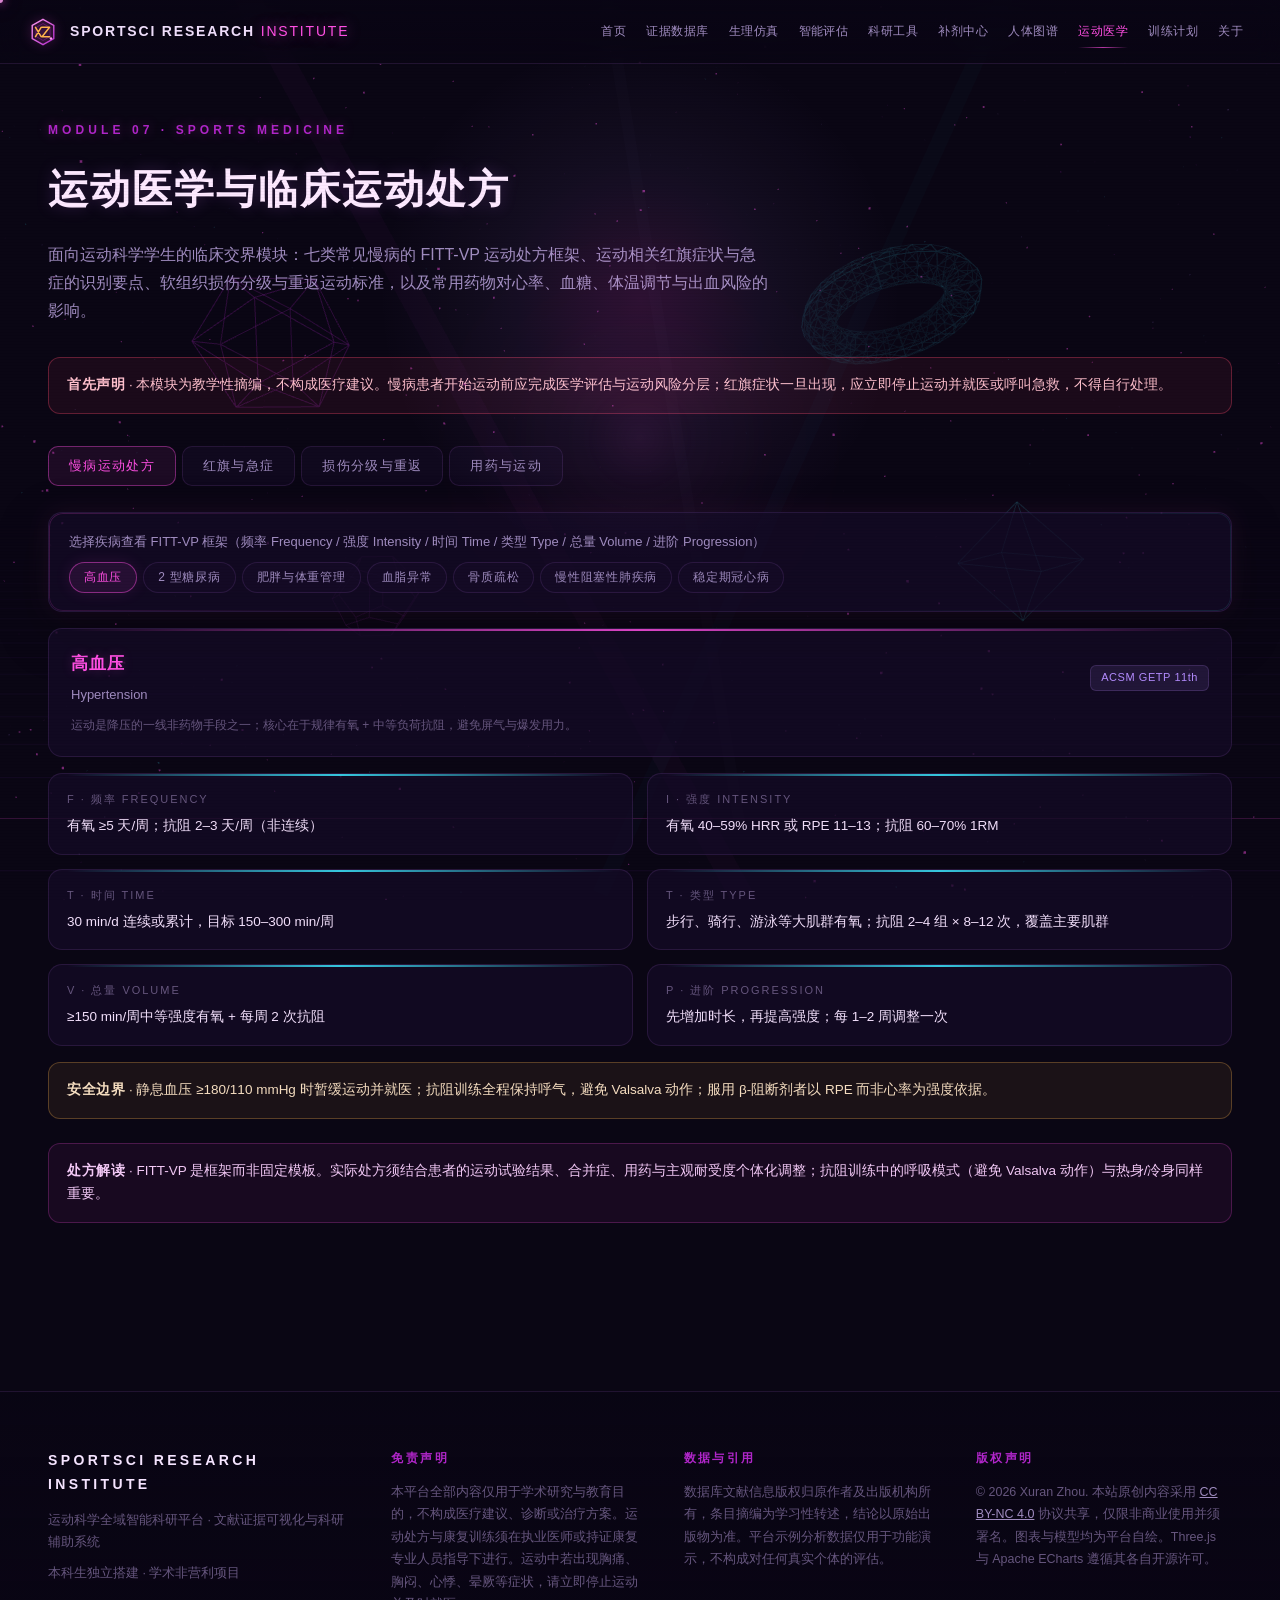
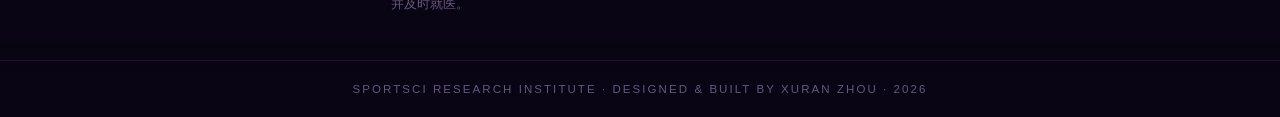
<file: medicine.html>
<!DOCTYPE html>
<html lang="zh-CN">
<head>
<meta charset="UTF-8">
<meta name="viewport" content="width=device-width, initial-scale=1.0">
<title>运动医学与临床运动处方 · SPORTSCI RESEARCH INSTITUTE</title>
<meta name="description" content="运动医学临床向模块：慢病 FITT-VP 运动处方查询、运动相关红旗症状与急症识别、软组织损伤分级与重返运动标准、常用药物对运动能力的影响。">
<link rel="icon" href='data:image/svg+xml,<svg xmlns="http://www.w3.org/2000/svg" viewBox="0 0 32 32"><defs><linearGradient id="g" x1="0" y1="0" x2="1" y2="1"><stop offset="0" stop-color="%238fe8cd"/><stop offset="1" stop-color="%233f8a70"/></linearGradient></defs><polygon points="16,2.5 27.5,9 27.5,23 16,29.5 4.5,23 4.5,9" fill="rgba(255,79,227,0.07)" stroke="url(%23g)" stroke-width="1.6"/><polygon points="16,7 23.5,11.2 23.5,20.8 16,25 8.5,20.8 8.5,11.2" fill="none" stroke="url(%23g)" stroke-width="0.8" opacity="0.5"/><path d="M8,11 L14,21 M14,11 L8,21 M15,11 L23,11 L15,21 L23,21" fill="none" stroke="%23c9ae85" stroke-width="1.7" stroke-linecap="round" stroke-linejoin="round"/><circle cx="25" cy="16" r="1.6" fill="%238fe8cd"/></svg>'>
<link rel="stylesheet" href="assets/css/main.css">
<style>
  .md-pane { display: none; }
  .md-pane.active { display: block; }
  .md-fitt { display: grid; grid-template-columns: repeat(2, 1fr); gap: 14px; }
  .md-fitt-item { padding: 16px 18px; }
  .md-fitt-item .fk { font-size: 11px; letter-spacing: 0.18em; color: var(--ink-faint); text-transform: uppercase; }
  .md-fitt-item .fv { font-size: 13.5px; color: #f2dffb; margin-top: 6px; line-height: 1.65; }
  .md-cond-list { display: flex; flex-wrap: wrap; gap: 6px; }
  .md-flag { display: flex; gap: 14px; padding: 14px 16px; border-bottom: 1px dashed rgba(200,120,255,0.08); }
  .md-flag:last-child { border-bottom: none; }
  .md-flag-num { flex: none; width: 26px; height: 26px; border-radius: 6px; display: flex; align-items: center; justify-content: center; font-size: 11px; color: #ff9df2; background: rgba(255,77,109,0.10); border: 1px solid rgba(255,77,109,0.28); }
  .md-flag-t { font-size: 13.5px; color: #f5e4ff; font-weight: 600; }
  .md-flag-d { font-size: 12.5px; color: var(--ink-dim); margin-top: 4px; line-height: 1.65; }
  .md-stage { display: grid; grid-template-columns: repeat(4, 1fr); gap: 10px; margin-top: 14px; }
  .md-stage .card { padding: 16px; }
  .md-stage .sn { font-size: 10px; letter-spacing: 0.2em; color: var(--accent-dim); }
  .md-stage .st { font-size: 14px; font-weight: 600; color: #f5e4ff; margin-top: 6px; }
  .md-stage .sd { font-size: 12px; color: var(--ink-dim); margin-top: 6px; line-height: 1.6; }
  @media (max-width: 900px) { .md-fitt, .md-stage { grid-template-columns: 1fr 1fr; } }
  @media (max-width: 560px) { .md-fitt, .md-stage { grid-template-columns: 1fr; } }
</style>
</head>
<body>
<canvas id="bg-canvas"></canvas>
<header class="nav">
  <a class="nav-brand" href="index.html">
    <svg class="nav-logo" viewBox="0 0 32 32" aria-hidden="true"><defs><linearGradient id="nlg" x1="0" y1="0" x2="1" y2="1"><stop offset="0" stop-color="#ff9df2"/><stop offset="1" stop-color="#b026c9"/></linearGradient></defs><polygon points="16,2.5 27.5,9 27.5,23 16,29.5 4.5,23 4.5,9" fill="rgba(255,79,227,0.06)" stroke="url(#nlg)" stroke-width="1.5"/><polygon points="16,7 23.5,11.2 23.5,20.8 16,25 8.5,20.8 8.5,11.2" fill="none" stroke="#b026c9" stroke-width="0.7" opacity="0.55"/><path d="M8,11 L14,21 M14,11 L8,21 M15,11 L23,11 L15,21 L23,21" fill="none" stroke="#ffb54d" stroke-width="1.6" stroke-linecap="round" stroke-linejoin="round"/><circle cx="24.5" cy="23" r="1.3" fill="#ff9df2"/></svg>
    <span class="nav-title">SPORTSCI RESEARCH <em>INSTITUTE</em></span>
  </a>
  <nav class="nav-links">
    <a href="index.html">首页</a>
    <a href="database.html">证据数据库</a>
    <a href="simulation.html">生理仿真</a>
    <a href="assessment.html">智能评估</a>
    <a href="tools.html">科研工具</a>
    <a href="supplements.html">补剂中心</a>
    <a href="anatomy.html">人体图谱</a>
    <a href="medicine.html" class="active">运动医学</a>
    <a href="plan.html">训练计划</a>
    <a href="about.html">关于</a>
  </nav>
</header>

<div class="page">
<main>
  <section class="section"><div class="container">
    <div class="kicker">MODULE 07 · SPORTS MEDICINE</div>
    <h1 class="h1">运动医学与临床运动处方</h1>
    <p class="lead mt-16">面向运动科学学生的临床交界模块：七类常见慢病的 FITT-VP 运动处方框架、运动相关红旗症状与急症的识别要点、软组织损伤分级与重返运动标准，以及常用药物对心率、血糖、体温调节与出血风险的影响。</p>

    <div class="danger-zone mt-32 reveal"><b>首先声明</b> · 本模块为教学性摘编，不构成医疗建议。慢病患者开始运动前应完成医学评估与运动风险分层；红旗症状一旦出现，应立即停止运动并就医或呼叫急救，不得自行处理。</div>

    <div class="tabbar mt-32" id="md-tabs">
      <button class="tab active" data-pane="rx">慢病运动处方</button>
      <button class="tab" data-pane="flag">红旗与急症</button>
      <button class="tab" data-pane="injury">损伤分级与重返</button>
      <button class="tab" data-pane="drug">用药与运动</button>
    </div>

    <!-- 处方 -->
    <div class="md-pane active" id="md-rx">
      <div class="glass" style="padding:18px 20px">
        <div class="panel-sub mb-8">选择疾病查看 FITT-VP 框架（频率 Frequency / 强度 Intensity / 时间 Time / 类型 Type / 总量 Volume / 进阶 Progression）</div>
        <div class="md-cond-list" id="md-cond-chips"></div>
      </div>
      <div class="mt-16">
        <div class="card tone-a" style="padding:20px 22px">
          <div class="flex-between">
            <div>
              <div class="panel-title" id="md-rx-name">高血压</div>
              <div class="panel-sub" id="md-rx-en">Hypertension</div>
            </div>
            <span class="tag" id="md-rx-tag">ACSM GETP 11th</span>
          </div>
          <p class="tiny mt-8" id="md-rx-note"></p>
        </div>
        <div class="md-fitt mt-16" id="md-rx-grid"></div>
        <div class="warn mt-16" id="md-rx-caution"></div>
      </div>
      <div class="notice mt-24"><b>处方解读</b> · FITT-VP 是框架而非固定模板。实际处方须结合患者的运动试验结果、合并症、用药与主观耐受度个体化调整；抗阻训练中的呼吸模式（避免 Valsalva 动作）与热身/冷身同样重要。</div>
    </div>

    <!-- 红旗 -->
    <div class="md-pane" id="md-flag">
      <div class="grid-2">
        <div class="card tone-d">
          <div class="panel-title">运动相关红旗症状</div>
          <div class="panel-sub mt-8">出现下列任一情况，应停止运动并寻求医疗评估；部分属于急症，需立即呼叫急救。</div>
          <div class="mt-16" id="md-flag-list"></div>
        </div>
        <div>
          <div class="table-wrap">
            <table class="table">
              <thead><tr><th>运动急症</th><th>识别要点</th><th>现场处置</th></tr></thead>
              <tbody>
                <tr><td><span class="t-title">心源性猝死 / 心脏骤停</span></td><td>突发倒地、无反应、无正常呼吸</td><td>立即呼救 + 胸外按压 + AED</td></tr>
                <tr><td><span class="t-title">劳力性热射病</span></td><td>核心体温 &gt;40 °C、意识改变、无汗或皮肤灼热</td><td>快速冷水浸泡降温 + 转运</td></tr>
                <tr><td><span class="t-title">运动相关脑震荡</span></td><td>头部撞击后头痛、头晕、恶心、平衡或记忆异常</td><td>立即离场，SCAT6 评估，禁止当日重返</td></tr>
                <tr><td><span class="t-title">急性冠脉综合征</span></td><td>压榨性胸痛、放射至左臂/下颌、伴冷汗</td><td>停止运动、静卧、呼叫急救，勿自行驾车</td></tr>
                <tr><td><span class="t-title">卒中</span></td><td>突发单侧面部/肢体无力、言语不清、视物异常</td><td>记录发作时间，立即急诊（BE-FAST）</td></tr>
                <tr><td><span class="t-title">跟腱完全断裂</span></td><td>小腿后方「被踢」感、Thompson 试验阳性</td><td>制动、免负重、尽快骨科评估</td></tr>
                <tr><td><span class="t-title">张力性气胸</span></td><td>突发单侧胸痛、呼吸困难、患侧呼吸音消失</td><td>立即急救，属危及生命的急症</td></tr>
                <tr><td><span class="t-title">横纹肌溶解</span></td><td>极端负荷后肌痛、肿胀、茶色尿、乏力</td><td>立即就医，评估肌酸激酶与肾功能</td></tr>
              </tbody>
            </table>
          </div>
          <div class="danger-zone mt-16"><b>急救优先</b> · 任何意识丧失、呼吸异常、持续胸痛或疑似卒中，都应优先启动急救流程，而不是继续观察或尝试「缓一缓就好」。</div>
        </div>
      </div>
      <div class="card tone-b mt-24">
        <div class="panel-title">运动前筛查的分层思路</div>
        <div class="panel-sub mt-8">筛查的目标是识别「需要医学评估」的人，而不是给所有人贴风险标签。</div>
        <div class="grid-3 mt-16">
          <div><div class="panel-title" style="font-size:14px">第一步 · 症状与病史</div><p class="tiny mt-8">胸痛、晕厥、劳力性呼吸困难、心悸、已知心脏病、家族早发猝死史。</p></div>
          <div><div class="panel-title" style="font-size:14px">第二步 · 静息评估</div><p class="tiny mt-8">血压、心率、BMI/腰围、静息心电图（高风险或竞技人群）。</p></div>
          <div><div class="panel-title" style="font-size:14px">第三步 · 运动试验</p><p class="tiny mt-8">最大或次最大运动试验用于高风险人群与心脏康复处方制定。</p></div>
        </div>
      </div>
    </div>

    <!-- 损伤 -->
    <div class="md-pane" id="md-injury">
      <div class="grid-2">
        <div class="table-wrap">
          <table class="table">
            <thead><tr><th>组织</th><th>分级</th><th>病理</th><th>典型表现</th></tr></thead>
            <tbody>
              <tr><td><span class="t-title">肌肉</span></td><td>I 度</td><td>少量肌纤维撕裂</td><td>局部压痛，力量轻度下降</td></tr>
              <tr><td><span class="t-title">肌肉</span></td><td>II 度</td><td>部分撕裂</td><td>明显疼痛、肿胀、力量下降</td></tr>
              <tr><td><span class="t-title">肌肉</span></td><td>III 度</td><td>完全断裂</td><td>可触及凹陷，功能丧失</td></tr>
              <tr><td><span class="t-title">韧带</span></td><td>I 度</td><td>微撕裂，关节稳定</td><td>轻度肿胀，应力试验阴性</td></tr>
              <tr><td><span class="t-title">韧带</span></td><td>II 度</td><td>部分撕裂，轻中度不稳</td><td>应力试验松弛，终末点软</td></tr>
              <tr><td><span class="t-title">韧带</span></td><td>III 度</td><td>完全撕裂，明显不稳</td><td>关节不稳，功能显著受限</td></tr>
              <tr><td><span class="t-title">肌腱</span></td><td>反应性</td><td>负荷后短暂增厚</td><td>运动后疼痛，休息可缓解</td></tr>
              <tr><td><span class="t-title">肌腱</span></td><td>肌腱病</td><td>结构退变，胶原紊乱</td><td>持续负荷相关疼痛，晨僵</td></tr>
              <tr><td><span class="t-title">骨</span></td><td>应力反应</td><td>骨髓水肿，无骨折线</td><td>负重痛，影像可见水肿</td></tr>
              <tr><td><span class="t-title">骨</span></td><td>应力性骨折</td><td>骨皮质断裂</td><td>点状压痛，负重困难</td></tr>
            </tbody>
          </table>
        </div>
        <div>
          <div class="card tone-c">
            <div class="panel-title">重返运动（RTP）四阶段</div>
            <div class="panel-sub mt-8">以功能标准而非时间标准决策；每阶段须满足出口条件再进阶。</div>
            <div class="md-stage">
              <div class="card tone-a"><div class="sn">STAGE 01</div><div class="st">临床愈合</div><div class="sd">无静息痛、肿胀消退、日常活动无碍</div></div>
              <div class="card tone-b"><div class="sn">STAGE 02</div><div class="st">功能重建</div><div class="sd">关节活动度恢复，基础力量与本体感觉训练</div></div>
              <div class="card tone-c"><div class="sn">STAGE 03</div><div class="st">专项准备</div><div class="sd">力量对称性 ≥90%、变向与冲刺无痛</div></div>
              <div class="card tone-d"><div class="sn">STAGE 04</div><div class="st">重返赛场</div><div class="sd">完整训练与比赛负荷，持续监测再损伤信号</div></div>
            </div>
          </div>
          <div class="card tone-b mt-16">
            <div class="panel-title">RTP 常用客观门槛</div>
            <ul class="sub-list mt-16">
              <li>肢体对称指数（LSI）≥90%，双侧力量与跳跃测试对比</li>
              <li>疼痛与肿胀在训练后 24 h 内不反弹</li>
              <li>专项动作（变向、落地、踢击）在递增负荷下无症状</li>
              <li>心理准备度评估（恐惧再伤、信心量表）</li>
              <li>腘绳肌拉伤：离心力量与柔韧性达标后再恢复全速冲刺</li>
            </ul>
          </div>
        </div>
      </div>
      <div class="notice mt-24"><b>关于「POLICE」</b> · 急性软组织损伤处理已由 RICE 演进为 POLICE（保护、适度负荷、冰敷、加压、抬高），强调早期适度负荷而非长期完全制动；具体方案须由专业人员评估。</div>
    </div>

    <!-- 用药 -->
    <div class="md-pane" id="md-drug">
      <div class="table-wrap">
        <table class="table">
          <thead><tr><th>药物类别</th><th>代表药物</th><th>对运动的影响</th><th>实践要点</th></tr></thead>
          <tbody>
            <tr><td><span class="t-title">β-受体阻断剂</span></td><td>美托洛尔、普萘洛尔</td><td>心率与血压反应被钝化，最大心率下降</td><td>用 RPE 或运动试验制定强度，不依赖年龄预测心率</td></tr>
            <tr><td><span class="t-title">他汀类</td><td>阿托伐他汀、瑞舒伐他汀</td><td>可能引起肌痛、肌酶升高，极少数横纹肌溶解</td><td>出现不明肌痛应查肌酸激酶并就医，避免与高强度负荷骤增同步</td></tr>
            <tr><td><span class="t-title">降糖药 / 胰岛素</span></td><td>胰岛素、磺脲类</td><td>运动增加胰岛素敏感性，低血糖风险</td><td>运动前测血糖、随身携带碳水，避开药效峰值时段</td></tr>
            <tr><td><span class="t-title">抗凝 / 抗血小板药</td><td>华法林、阿司匹林、氯吡格雷</td><td>碰撞与跌倒后出血风险升高</td><td>避免高碰撞项目；头部外伤后降低就医阈值</td></tr>
            <tr><td><span class="t-title">NSAIDs</td><td>布洛芬、双氯芬酸</td><td>短期镇痛，长期可能影响肌腱/骨愈合</td><td>不推荐以「掩盖疼痛继续训练」为目的常规使用</td></tr>
            <tr><td><span class="t-title">吸入型 β₂ 激动剂</span></td><td>沙丁胺醇、福莫特罗</td><td>支气管舒张，竞技项目受阈值与 TUE 约束</td><td>哮喘运动员须按规范申报，避免超治疗剂量</td></tr>
            <tr><td><span class="t-title">利尿剂</td><td>氢氯噻嗪、呋塞米</td><td>脱水与电解质紊乱，热环境风险升高</td><td>训练与比赛期间加强补液与电解质监测</td></tr>
            <tr><td><span class="t-title">糖皮质激素</span></td><td>泼尼松（全身用药）</td><td>长期使用影响骨密度与肌腱强度</td><td>长期用药者谨慎推进冲击性负荷，关注骨健康</td></tr>
          </tbody>
        </table>
      </div>
      <div class="grid-2 mt-24">
        <div class="card tone-a">
          <div class="panel-title">抗阻训练中的血压反应</div>
          <div class="panel-sub mt-8">大负荷抗阻时的收缩压可显著升高，Valsalva 动作会进一步加剧。高血压人群应采用中等负荷、规律呼吸、较长组间休息。</div>
        </div>
        <div class="card tone-b">
          <div class="panel-title">热环境与药物交互</div>
          <div class="panel-sub mt-8">利尿剂、部分降压药与抗胆碱能药物会削弱体温调节或加重脱水；热环境训练应降低强度、缩短单次时长并延长适应期（约 1–2 周）。</div>
        </div>
      </div>
    </div>

    <div class="danger-zone mt-32 reveal"><b>最终提示</b> · 本页所有处方参数为教学框架，不可直接用于患者。出现胸痛、晕厥、呼吸困难、意识改变、单侧无力或茶色尿，请立即停止运动并就医。</div>
  </div></section>
</main>

<footer class="site-footer">
  <div class="footer-grid">
    <div class="footer-col footer-brand">
      <div class="footer-title">SPORTSCI RESEARCH INSTITUTE</div>
      <p>运动科学全域智能科研平台 · 文献证据可视化与科研辅助系统</p>
      <p class="footer-meta">本科生独立搭建 · 学术非营利项目</p>
    </div>
    <div class="footer-col">
      <div class="footer-h">免责声明</div>
      <p>本平台全部内容仅用于学术研究与教育目的，不构成医疗建议、诊断或治疗方案。运动处方与康复训练须在执业医师或持证康复专业人员指导下进行。运动中若出现胸痛、胸闷、心悸、晕厥等症状，请立即停止运动并及时就医。</p>
    </div>
    <div class="footer-col">
      <div class="footer-h">数据与引用</div>
      <p>数据库文献信息版权归原作者及出版机构所有，条目摘编为学习性转述，结论以原始出版物为准。平台示例分析数据仅用于功能演示，不构成对任何真实个体的评估。</p>
    </div>
    <div class="footer-col">
      <div class="footer-h">版权声明</div>
      <p>© 2026 Xuran Zhou. 本站原创内容采用 <a href="https://creativecommons.org/licenses/by-nc/4.0/deed.zh" target="_blank" rel="noopener">CC BY-NC 4.0</a> 协议共享，仅限非商业使用并须署名。图表与模型均为平台自绘。Three.js 与 Apache ECharts 遵循其各自开源许可。</p>
    </div>
  </div>
  <div class="footer-bottom">SPORTSCI RESEARCH INSTITUTE · DESIGNED &amp; BUILT BY XURAN ZHOU · 2026</div>
</footer>
</div>
<script src="vendor/three.min.js"></script>
<script src="assets/js/bg.js"></script>
<script src="assets/js/cursor.js"></script>
<script src="assets/js/medicine.js"></script>
<script>SPORTSCI_BG.init("bg-canvas"); SPORTSCI_CURSOR.init(); SPORTSCI_MEDICINE.init();</script>
</body>
</html>
</file>
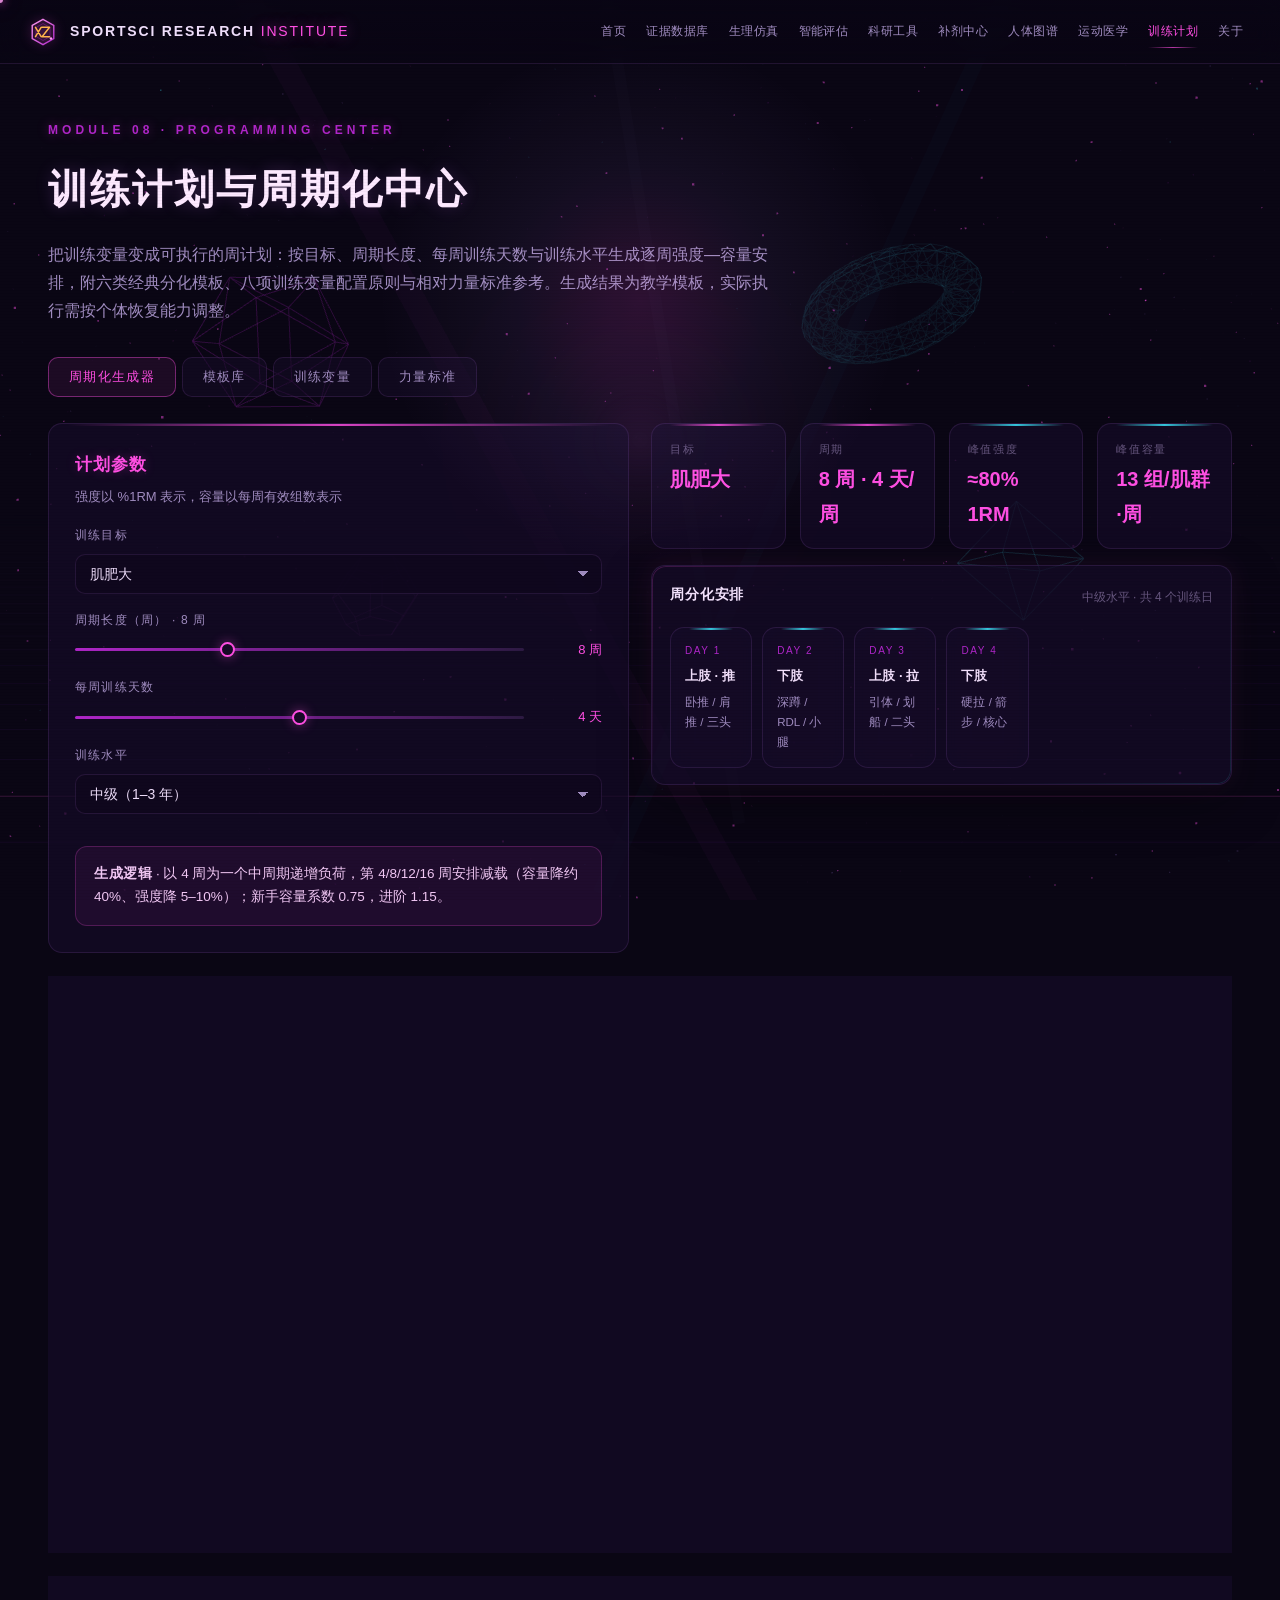
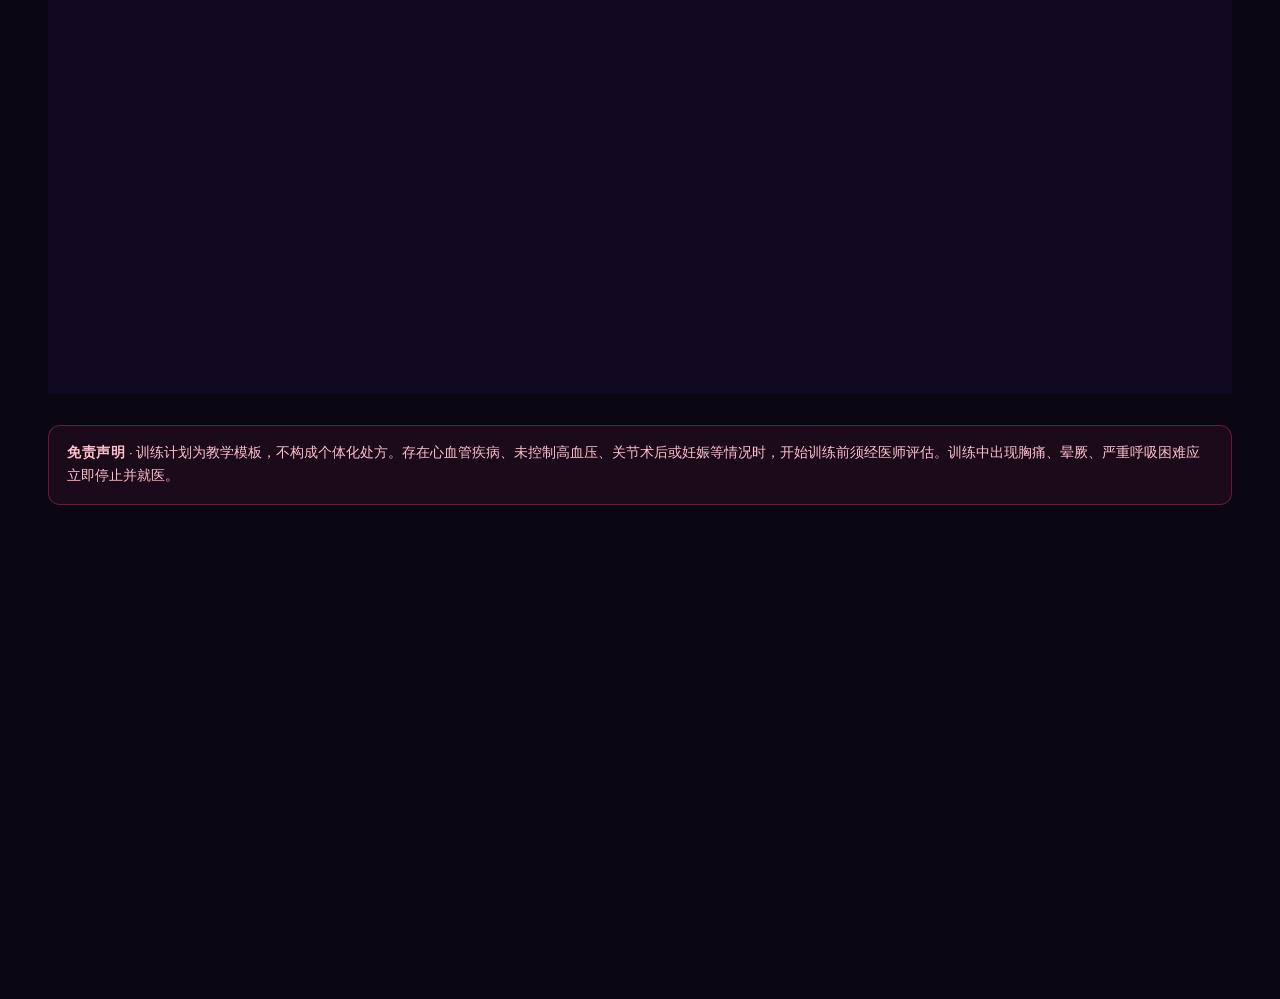
<file: plan.html>
<!DOCTYPE html>
<html lang="zh-CN">
<head>
<meta charset="UTF-8">
<meta name="viewport" content="width=device-width, initial-scale=1.0">
<title>训练计划与周期化中心 · SPORTSCI RESEARCH INSTITUTE</title>
<meta name="description" content="训练计划中心：按目标、周期长度、每周天数与训练水平生成逐周周期化计划，含训练变量配置、六类经典模板与相对力量标准参考。">
<link rel="icon" href='data:image/svg+xml,<svg xmlns="http://www.w3.org/2000/svg" viewBox="0 0 32 32"><defs><linearGradient id="g" x1="0" y1="0" x2="1" y2="1"><stop offset="0" stop-color="%238fe8cd"/><stop offset="1" stop-color="%233f8a70"/></linearGradient></defs><polygon points="16,2.5 27.5,9 27.5,23 16,29.5 4.5,23 4.5,9" fill="rgba(255,79,227,0.07)" stroke="url(%23g)" stroke-width="1.6"/><polygon points="16,7 23.5,11.2 23.5,20.8 16,25 8.5,20.8 8.5,11.2" fill="none" stroke="url(%23g)" stroke-width="0.8" opacity="0.5"/><path d="M8,11 L14,21 M14,11 L8,21 M15,11 L23,11 L15,21 L23,21" fill="none" stroke="%23c9ae85" stroke-width="1.7" stroke-linecap="round" stroke-linejoin="round"/><circle cx="25" cy="16" r="1.6" fill="%238fe8cd"/></svg>'>
<link rel="stylesheet" href="assets/css/main.css">
<style>
  .pl-pane { display: none; }
  .pl-pane.active { display: block; }
  .pl-split { display: grid; grid-template-columns: repeat(6, 1fr); gap: 10px; margin-top: 14px; }
  .pl-split .card { padding: 14px; }
  .pl-split .pd { font-size: 10px; letter-spacing: 0.16em; color: var(--accent-dim); }
  .pl-split .pf { font-size: 13px; color: #f2dffb; margin-top: 6px; font-weight: 600; }
  .pl-split .pp { font-size: 11.5px; color: var(--ink-dim); margin-top: 4px; }
  .pl-summary { display: grid; grid-template-columns: repeat(4, 1fr); gap: 14px; }
  .pl-summary .card { padding: 16px 18px; }
  .pl-summary .sk { font-size: 10.5px; letter-spacing: 0.16em; color: var(--ink-faint); }
  .pl-summary .sv { font-size: 20px; font-weight: 700; color: var(--accent); margin-top: 4px; font-variant-numeric: tabular-nums; }
  .pl-tpl { display: flex; flex-direction: column; }
  @media (max-width: 900px) {
    .pl-split { grid-template-columns: repeat(3, 1fr); }
    .pl-summary { grid-template-columns: 1fr 1fr; }
  }
  @media (max-width: 560px) { .pl-split { grid-template-columns: 1fr 1fr; } }
</style>
</head>
<body>
<canvas id="bg-canvas"></canvas>
<header class="nav">
  <a class="nav-brand" href="index.html">
    <svg class="nav-logo" viewBox="0 0 32 32" aria-hidden="true"><defs><linearGradient id="nlg" x1="0" y1="0" x2="1" y2="1"><stop offset="0" stop-color="#ff9df2"/><stop offset="1" stop-color="#b026c9"/></linearGradient></defs><polygon points="16,2.5 27.5,9 27.5,23 16,29.5 4.5,23 4.5,9" fill="rgba(255,79,227,0.06)" stroke="url(#nlg)" stroke-width="1.5"/><polygon points="16,7 23.5,11.2 23.5,20.8 16,25 8.5,20.8 8.5,11.2" fill="none" stroke="#b026c9" stroke-width="0.7" opacity="0.55"/><path d="M8,11 L14,21 M14,11 L8,21 M15,11 L23,11 L15,21 L23,21" fill="none" stroke="#ffb54d" stroke-width="1.6" stroke-linecap="round" stroke-linejoin="round"/><circle cx="24.5" cy="23" r="1.3" fill="#ff9df2"/></svg>
    <span class="nav-title">SPORTSCI RESEARCH <em>INSTITUTE</em></span>
  </a>
  <nav class="nav-links">
    <a href="index.html">首页</a>
    <a href="database.html">证据数据库</a>
    <a href="simulation.html">生理仿真</a>
    <a href="assessment.html">智能评估</a>
    <a href="tools.html">科研工具</a>
    <a href="supplements.html">补剂中心</a>
    <a href="anatomy.html">人体图谱</a>
    <a href="medicine.html">运动医学</a>
    <a href="plan.html" class="active">训练计划</a>
    <a href="about.html">关于</a>
  </nav>
</header>

<div class="page">
<main>
  <section class="section"><div class="container">
    <div class="kicker">MODULE 08 · PROGRAMMING CENTER</div>
    <h1 class="h1">训练计划与周期化中心</h1>
    <p class="lead mt-16">把训练变量变成可执行的周计划：按目标、周期长度、每周训练天数与训练水平生成逐周强度—容量安排，附六类经典分化模板、八项训练变量配置原则与相对力量标准参考。生成结果为教学模板，实际执行需按个体恢复能力调整。</p>

    <div class="tabbar mt-32" id="pl-tabs">
      <button class="tab active" data-pane="gen">周期化生成器</button>
      <button class="tab" data-pane="tpl">模板库</button>
      <button class="tab" data-pane="var">训练变量</button>
      <button class="tab" data-pane="std">力量标准</button>
    </div>

    <!-- 生成器 -->
    <div class="pl-pane active" id="pl-gen">
      <div class="grid-2">
        <div class="card tone-a">
          <div class="panel-title">计划参数</div>
          <div class="panel-sub mb-16">强度以 %1RM 表示，容量以每周有效组数表示</div>
          <label class="label">训练目标</label>
          <select class="select mb-16" id="pl-goal">
            <option value="hypertrophy" selected>肌肥大</option>
            <option value="strength">最大力量</option>
            <option value="endurance">肌耐力 / 耐力基础</option>
            <option value="fatloss">减脂与体成分</option>
            <option value="performance">运动表现（力量-功率）</option>
          </select>
          <label class="label">周期长度（周） · <span class="num" id="pl-weeks-view">8</span> 周</label>
          <div class="slider-row mb-16"><input type="range" class="slider" id="pl-weeks" min="4" max="16" step="1" value="8"><output class="slider-val num" id="pl-weeks-val">8 周</output></div>
          <label class="label">每周训练天数</label>
          <div class="slider-row mb-16"><input type="range" class="slider" id="pl-days" min="2" max="6" step="1" value="4"><output class="slider-val num" id="pl-days-val">4 天</output></div>
          <label class="label">训练水平</label>
          <select class="select mb-16" id="pl-level">
            <option value="novice">新手（&lt;1 年系统训练）</option>
            <option value="intermediate" selected>中级（1–3 年）</option>
            <option value="advanced">进阶（&gt;3 年）</option>
          </select>
          <div class="notice" style="margin-bottom:0"><b>生成逻辑</b> · 以 4 周为一个中周期递增负荷，第 4/8/12/16 周安排减载（容量降约 40%、强度降 5–10%）；新手容量系数 0.75，进阶 1.15。</div>
        </div>
        <div>
          <div class="pl-summary" id="pl-summary"></div>
          <div class="card glass mt-16" style="padding:16px 18px">
            <div class="flex-between">
              <div class="panel-title" style="font-size:14px">周分化安排</div>
              <span class="tiny" id="pl-split-note"></span>
            </div>
            <div class="pl-split" id="pl-split"></div>
          </div>
        </div>
      </div>

      <div class="card tone-b mt-24">
        <div class="panel-title">逐周计划表</div>
        <div class="panel-sub mt-8">减载周以浅色标注；强度与容量的组合按目标自动生成。</div>
        <div class="table-wrap mt-16">
          <table class="table">
            <thead><tr><th>周次</th><th>阶段</th><th>强度 %1RM</th><th>组 × 次</th><th>每周组数</th><th>有氧/辅助</th><th>备注</th></tr></thead>
            <tbody id="pl-body"></tbody>
          </table>
        </div>
      </div>

      <div class="card tone-c mt-24" style="padding:18px 20px">
        <div class="flex-between mb-8">
          <div class="panel-title" style="font-size:14px">负荷曲线预览</div>
          <span class="tiny">柱 = 每周有效组数 · 线 = 强度 %1RM</span>
        </div>
        <div class="chart-box" id="pl-chart"></div>
      </div>
    </div>

    <!-- 模板 -->
    <div class="pl-pane" id="pl-tpl">
      <div class="grid-3">
        <div class="card pl-tpl tone-a">
          <div class="mod-num">TEMPLATE 01</div>
          <div class="panel-title">上下肢分化 · 每周 4 天</div>
          <div class="panel-sub mt-8">Upper / Lower Split</div>
          <ul class="sub-list">
            <li>周一 上肢推主导：卧推、肩推、三头</li>
            <li>周二 下肢：深蹲、罗马尼亚硬拉、提踵</li>
            <li>周四 上肢拉主导：引体、划船、二头</li>
            <li>周五 下肢：硬拉、箭步、核心</li>
            <li>适用：中级训练者的容量与恢复平衡</li>
          </ul>
        </div>
        <div class="card pl-tpl tone-b">
          <div class="mod-num">TEMPLATE 02</div>
          <div class="panel-title">推拉腿 · 每周 6 天</div>
          <div class="panel-sub mt-8">Push / Pull / Legs</div>
          <ul class="sub-list">
            <li>推：卧推、肩推、侧平举、三头</li>
            <li>拉：引体、划船、面拉、二头</li>
            <li>腿：深蹲、硬拉 / RDL、腿举、提踵</li>
            <li>每周两轮，强度与容量交替高低</li>
            <li>适用：高容量需求、时间充裕者</li>
          </ul>
        </div>
        <div class="card pl-tpl tone-c">
          <div class="mod-num">TEMPLATE 03</div>
          <div class="panel-title">全身训练 · 每周 3 天</div>
          <div class="panel-sub mt-8">Full Body · 3×/week</div>
          <ul class="sub-list">
            <li>每次 1 蹲 / 1 髋铰链 / 1 推 / 1 拉 / 1 核心</li>
            <li>隔天训练，保留完整恢复日</li>
            <li>适合新手建立动作模式与频率</li>
            <li>进阶可采用重/中/轻日波动</li>
            <li>适用：时间有限、重返训练</li>
          </ul>
        </div>
        <div class="card pl-tpl tone-d">
          <div class="mod-num">TEMPLATE 04</div>
          <div class="panel-title">5×5 线性力量</div>
          <div class="panel-sub mt-8">Linear Strength 5×5</div>
          <ul class="sub-list">
            <li>A 日：深蹲 5×5、卧推 5×5、划船 5×5</li>
            <li>B 日：深蹲 5×5、肩推 5×5、硬拉 1×5</li>
            <li>每次成功则加重 2.5–5 kg</li>
            <li>连续 3 次失败则减载 10% 重建</li>
            <li>适用：新手力量快速提升期</li>
          </ul>
        </div>
        <div class="card pl-tpl tone-b">
          <div class="mod-num">TEMPLATE 05</div>
          <div class="panel-title">耐力 80/20 极化</div>
          <div class="panel-sub mt-8">Polarized Endurance</div>
          <ul class="sub-list">
            <li>约 80% 训练时间在低强度（Zone 1–2）</li>
            <li>约 20% 为高强度间歇（Zone 4–5）</li>
            <li>周总量按项目逐步递增，每 4 周减量</li>
            <li>低强度以时长累积，高强度以质量为先</li>
            <li>适用：耐力项目基础期与赛季维持</li>
          </ul>
        </div>
        <div class="card pl-tpl tone-a">
          <div class="mod-num">TEMPLATE 06</div>
          <div class="panel-title">减脂并行训练</div>
          <div class="panel-sub mt-8">Concurrent Fat Loss</div>
          <ul class="sub-list">
            <li>抗阻 3 天全身，保留力量刺激</li>
            <li>有氧 4–5 天低冲击，累计 200–300 min</li>
            <li>蛋白 1.8–2.2 g/kg 保肌，能量缺口温和</li>
            <li>每周监测体重与围度，避免过快下降</li>
            <li>适用：体成分优化、体重管理</li>
          </ul>
        </div>
      </div>
      <div class="notice mt-24"><b>模板使用</b> · 模板提供结构而非处方。动作选择应匹配器械条件与伤病限制；训练量需按个人恢复能力（睡眠、压力、营养）做 ±20% 调整。</div>
    </div>

    <!-- 变量 -->
    <div class="pl-pane" id="pl-var">
      <div class="table-wrap">
        <table class="table">
          <thead><tr><th>变量</th><th>定义</th><th>常用范围</th><th>调控要点</th></tr></thead>
          <tbody>
            <tr><td><span class="t-title">频率</span></td><td>同一肌群每周训练次数</td><td>2–3 次/周（可至 4–6 次低容量）</td><td>容量相当时，提高频率利于动作质量与技术学习</td></tr>
            <tr><td><span class="t-title">强度</span></td><td>%1RM 或 RPE/RIR</td><td>力量 85–95%；肥大 60–80%</td><td>强度决定神经适应，容量决定组织适应</td></tr>
            <tr><td><span class="t-title">容量</span></td><td>每周有效组数</td><td>每肌群 10–20 组</td><td>容量-反应曲线存在个体上限，超过后收益递减</td></tr>
            <tr><td><span class="t-title">次数区间</span></td><td>每组重复次数</td><td>力量 1–6；肥大 6–12；耐力 &gt;15</td><td>接近力竭（RIR 0–3）时不同次数区间收益相近</td></tr>
            <tr><td><span class="t-title">组间间歇</span></td><td>两组之间的休息</td><td>力量 3–5 min；肥大 1–2 min</td><td>间歇过短会降低后续组负荷与总容量</td></tr>
            <tr><td><span class="t-title">动作顺序</span></td><td>训练中动作排列</td><td>多关节优先，薄弱肌群前置</td><td>先做的动作获得最高质量与最大负荷</td></tr>
            <tr><td><span class="t-title">节奏</span></td><td>向心/离心时间</td><td>离心 2–4 s，向心爆发</td><td>延长离心增加张力时间，但过度减慢降低总容量</td></tr>
            <tr><td><span class="t-title">进阶</span></td><td>负荷或容量的推进方式</td><td>每 1–2 周 +2.5–5 kg 或 +1–2 组</td><td>先加次数与组数，再加负荷；每 4 周减载</td></tr>
          </tbody>
        </table>
      </div>
      <div class="grid-2 mt-24">
        <div class="card tone-b">
          <div class="panel-title">容量与恢复的平衡</div>
          <div class="panel-sub mt-8">训练刺激必须与恢复能力匹配。睡眠不足、能量缺口、压力升高时，同样的计划会变成过度负荷。</div>
          <ul class="sub-list mt-16">
            <li>睡眠 &lt;6 h 或连续高压力周：容量下调 20–30%</li>
            <li>疼痛在训练后 24 h 未消退：降低离心负荷或更换动作</li>
            <li>静息心率升高 5–10 次/分、HRV 持续下降：安排减载</li>
            <li>每 3–5 周安排 1 个减载周，容量降 40–50%</li>
          </ul>
        </div>
        <div class="card tone-c">
          <div class="panel-title">进阶判据</div>
          <div class="panel-sub mt-8">何时加重、何时减量，应基于客观数据而非「感觉还行」。</div>
          <ul class="sub-list mt-16">
            <li>同一负荷下目标次数全部完成且 RIR ≥2：可加重 2.5–5%</li>
            <li>连续 2 次未达目标次数：先调整恢复，再考虑减载</li>
            <li>动作质量下降（代偿、速度变慢）优先于数字加重</li>
            <li>每 4–8 周复测 1RM 或做次极限测试评估进展</li>
          </ul>
        </div>
      </div>
    </div>

    <!-- 力量标准 -->
    <div class="pl-pane" id="pl-std">
      <div class="table-wrap">
        <table class="table">
          <thead><tr><th>动作</th><th>新手</th><th>初级</th><th>中级</th><th>进阶</th><th>精英</th></tr></thead>
          <tbody>
            <tr><td><span class="t-title">深蹲（后蹲）</span></td><td>0.75× 体重</td><td>1.00×</td><td>1.25×</td><td>1.50×</td><td>1.75×</td></tr>
            <tr><td><span class="t-title">卧推</span></td><td>0.50×</td><td>0.75×</td><td>1.00×</td><td>1.25×</td><td>1.50×</td></tr>
            <tr><td><span class="t-title">硬拉</span></td><td>1.00×</td><td>1.25×</td><td>1.50×</td><td>1.75×</td><td>2.00×</td></tr>
            <tr><td><span class="t-title">肩推（站姿）</span></td><td>0.35×</td><td>0.50×</td><td>0.65×</td><td>0.80×</td><td>0.95×</td></tr>
            <tr><td><span class="t-title">引体（含负重）</span></td><td>0.25×</td><td>0.50×</td><td>0.75×</td><td>1.00×</td><td>1.25×</td></tr>
          </tbody>
        </table>
      </div>
      <div class="grid-3 mt-24">
        <div class="card tone-a"><div class="panel-title">如何使用</div><div class="panel-sub mt-8">以 1RM / 体重比值对照，先确定当前水平，再看下一档差距。比值受身高、肢体长度与体重影响，仅作纵向自我比较。</div></div>
        <div class="card tone-b"><div class="panel-title">测试建议</div><div class="panel-sub mt-8">优先用 3–5RM 次极限测试估算 1RM；测试前 48 h 避免高容量训练，充分热身并安排保护。</div></div>
        <div class="card tone-d"><div class="panel-title">性别与年龄</div><div class="panel-sub mt-8">男女绝对力量差异主要来自瘦体重与激素环境；年龄增长后应更关注相对力量与爆发功率的维持。</div></div>
      </div>
      <div class="notice mt-24"><b>数据说明</b> · 相对力量档位参考公开力量水平分级框架整理，为教学近似值，不构成选拔或医学评估标准。</div>
    </div>

    <div class="danger-zone mt-32 reveal"><b>免责声明</b> · 训练计划为教学模板，不构成个体化处方。存在心血管疾病、未控制高血压、关节术后或妊娠等情况时，开始训练前须经医师评估。训练中出现胸痛、晕厥、严重呼吸困难应立即停止并就医。</div>
  </div></section>
</main>

<footer class="site-footer">
  <div class="footer-grid">
    <div class="footer-col footer-brand">
      <div class="footer-title">SPORTSCI RESEARCH INSTITUTE</div>
      <p>运动科学全域智能科研平台 · 文献证据可视化与科研辅助系统</p>
      <p class="footer-meta">本科生独立搭建 · 学术非营利项目</p>
    </div>
    <div class="footer-col">
      <div class="footer-h">免责声明</div>
      <p>本平台全部内容仅用于学术研究与教育目的，不构成医疗建议、诊断或治疗方案。运动处方与康复训练须在执业医师或持证康复专业人员指导下进行。运动中若出现胸痛、胸闷、心悸、晕厥等症状，请立即停止运动并及时就医。</p>
    </div>
    <div class="footer-col">
      <div class="footer-h">数据与引用</div>
      <p>数据库文献信息版权归原作者及出版机构所有，条目摘编为学习性转述，结论以原始出版物为准。平台示例分析数据仅用于功能演示，不构成对任何真实个体的评估。</p>
    </div>
    <div class="footer-col">
      <div class="footer-h">版权声明</div>
      <p>© 2026 Xuran Zhou. 本站原创内容采用 <a href="https://creativecommons.org/licenses/by-nc/4.0/deed.zh" target="_blank" rel="noopener">CC BY-NC 4.0</a> 协议共享，仅限非商业使用并须署名。图表与模型均为平台自绘。Three.js 与 Apache ECharts 遵循其各自开源许可。</p>
    </div>
  </div>
  <div class="footer-bottom">SPORTSCI RESEARCH INSTITUTE · DESIGNED &amp; BUILT BY XURAN ZHOU · 2026</div>
</footer>
</div>
<script src="vendor/three.min.js"></script>
<script src="vendor/echarts.min.js"></script>
<script src="assets/js/bg.js"></script>
<script src="assets/js/charts.js"></script>
<script src="assets/js/cursor.js"></script>
<script src="assets/js/plan.js"></script>
<script>SPORTSCI_BG.init("bg-canvas"); SPORTSCI_CURSOR.init(); SPORTSCI_PLAN.init();</script>
</body>
</html>
</file>
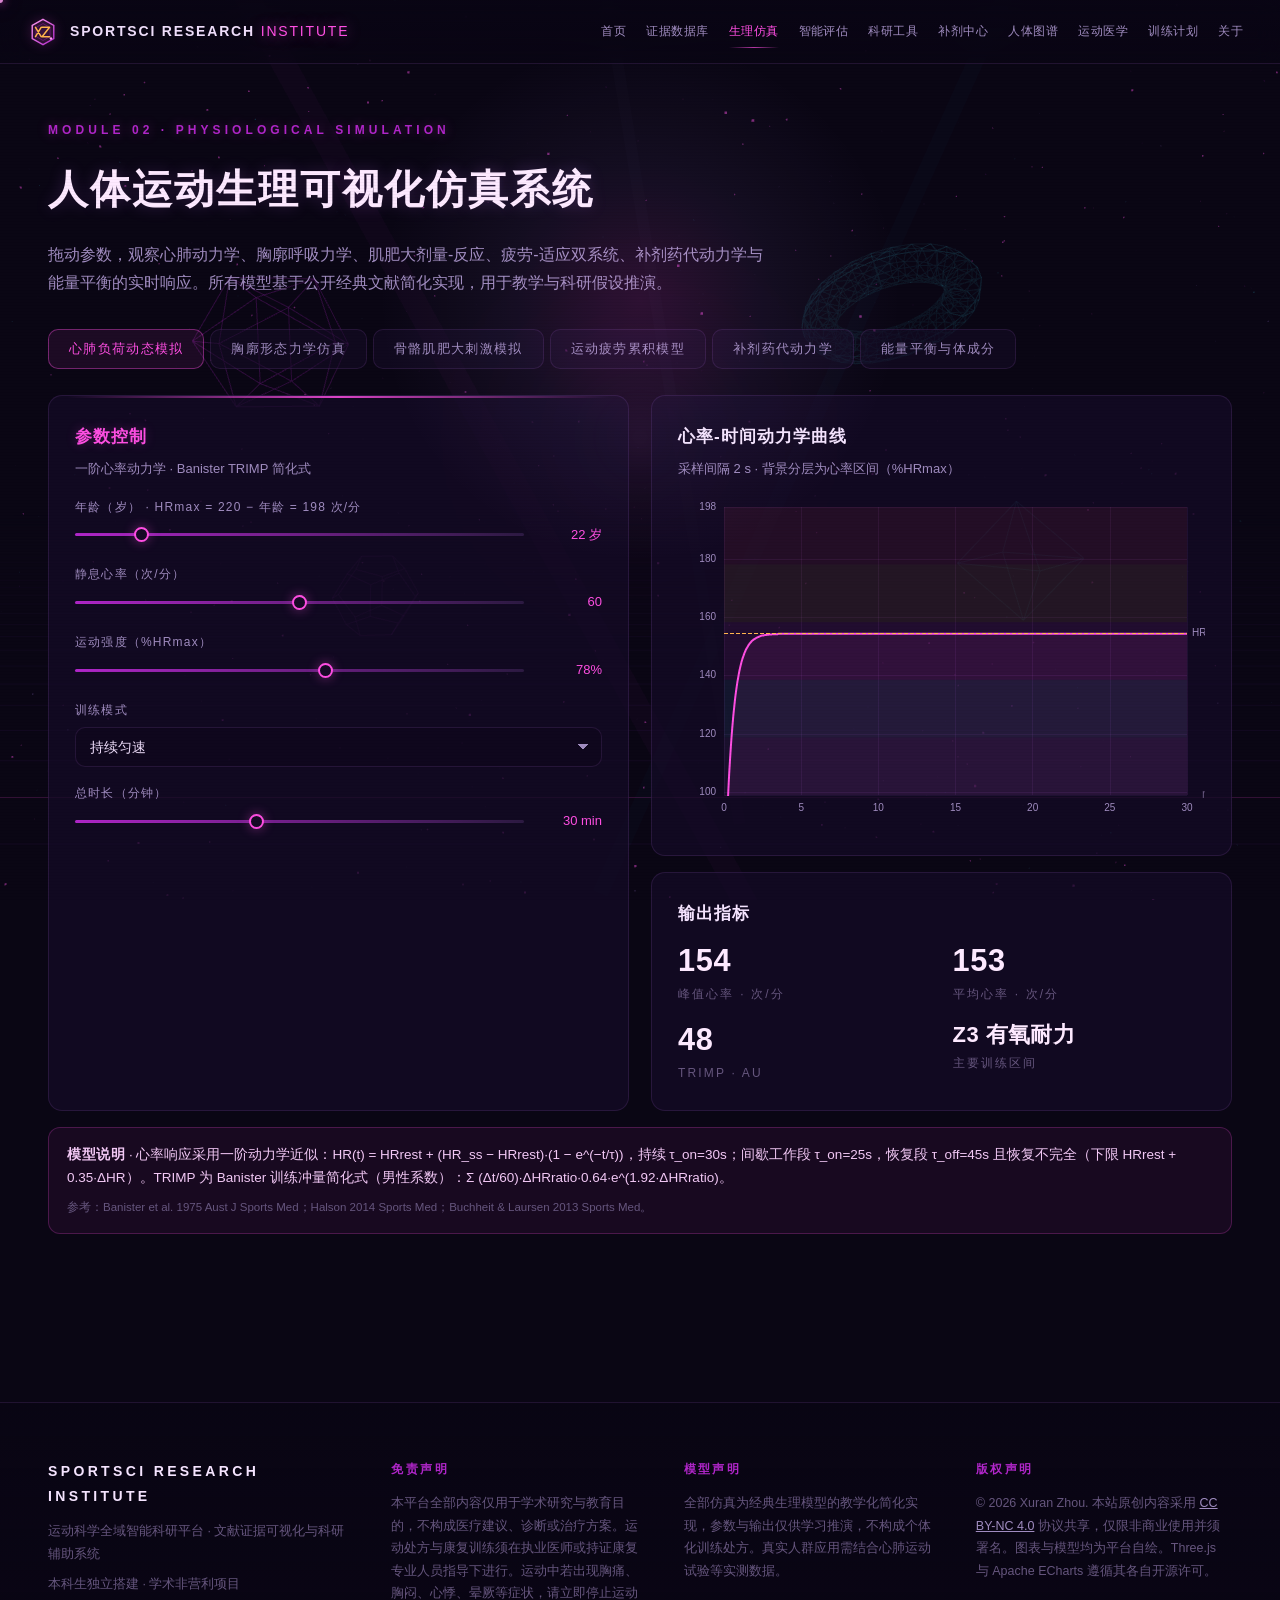
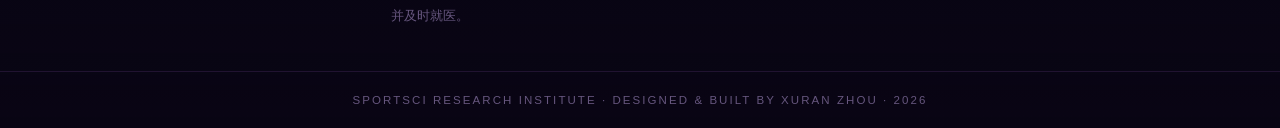
<file: simulation.html>
<!DOCTYPE html><html lang="zh-CN"><head>
<meta charset="UTF-8"><meta name="viewport" content="width=device-width, initial-scale=1.0">
<title>生理可视化仿真 · SPORTSCI RESEARCH INSTITUTE</title>
<meta name="description" content="心肺负荷动态模拟、胸廓形态力学仿真、骨骼肌肥大刺激模拟、运动疲劳累积模型、补剂药代动力学与能量平衡体成分推演：参数可拖、曲线实时生成。">
<link rel="icon" href='data:image/svg+xml,<svg xmlns="http://www.w3.org/2000/svg" viewBox="0 0 32 32"><defs><linearGradient id="g" x1="0" y1="0" x2="1" y2="1"><stop offset="0" stop-color="%238fe8cd"/><stop offset="1" stop-color="%233f8a70"/></linearGradient></defs><polygon points="16,2.5 27.5,9 27.5,23 16,29.5 4.5,23 4.5,9" fill="rgba(255,79,227,0.07)" stroke="url(%23g)" stroke-width="1.6"/><polygon points="16,7 23.5,11.2 23.5,20.8 16,25 8.5,20.8 8.5,11.2" fill="none" stroke="url(%23g)" stroke-width="0.8" opacity="0.5"/><path d="M8,11 L14,21 M14,11 L8,21 M15,11 L23,11 L15,21 L23,21" fill="none" stroke="%23c9ae85" stroke-width="1.7" stroke-linecap="round" stroke-linejoin="round"/><circle cx="25" cy="16" r="1.6" fill="%238fe8cd"/></svg>'>
<link rel="stylesheet" href="assets/css/main.css">
<style>
/* 页面级样式，前缀 sim- */
.sim-pane { display: none; }
.sim-pane.active { display: block; }
.sim-ctl .slider-row { margin-bottom: 18px; }
.sim-ctl .label { margin-bottom: 6px; }
.u-hidden { display: none !important; }
.sim-stat-grid { display: grid; grid-template-columns: repeat(2, 1fr); gap: 18px 22px; }
.sim-stat-grid .stat-num { font-size: clamp(24px, 2.4vw, 32px); }
.sim-canvas-wrap { height: 420px; padding: 8px; overflow: hidden; }
.sim-canvas-wrap canvas { width: 100%; height: 100%; display: block; cursor: grab; }
.sim-canvas-wrap canvas:active { cursor: grabbing; }
.sim-refs { display: block; margin-top: 8px; font-size: 11.5px; color: var(--ink-faint); }
.sim-sub-h { font-size: 12px; letter-spacing: 0.14em; color: var(--ink-faint); margin: 4px 0 12px; text-transform: uppercase; }
@media (max-width: 720px) { .sim-stat-grid { grid-template-columns: 1fr 1fr; } }
</style>
</head><body>
<canvas id="bg-canvas"></canvas>
<header class="nav">
  <a class="nav-brand" href="index.html">
    <svg class="nav-logo" viewBox="0 0 32 32" aria-hidden="true"><defs><linearGradient id="nlg" x1="0" y1="0" x2="1" y2="1"><stop offset="0" stop-color="#ff9df2"/><stop offset="1" stop-color="#b026c9"/></linearGradient></defs><polygon points="16,2.5 27.5,9 27.5,23 16,29.5 4.5,23 4.5,9" fill="rgba(255,79,227,0.06)" stroke="url(#nlg)" stroke-width="1.5"/><polygon points="16,7 23.5,11.2 23.5,20.8 16,25 8.5,20.8 8.5,11.2" fill="none" stroke="#b026c9" stroke-width="0.7" opacity="0.55"/><path d="M8,11 L14,21 M14,11 L8,21 M15,11 L23,11 L15,21 L23,21" fill="none" stroke="#ffb54d" stroke-width="1.6" stroke-linecap="round" stroke-linejoin="round"/><circle cx="24.5" cy="23" r="1.3" fill="#ff9df2"/></svg>
    <span class="nav-title">SPORTSCI RESEARCH <em>INSTITUTE</em></span>
  </a>
  <nav class="nav-links">
    <a href="index.html">首页</a>
    <a href="database.html">证据数据库</a>
    <a href="simulation.html" class="active">生理仿真</a>
    <a href="assessment.html">智能评估</a>
    <a href="tools.html">科研工具</a>
    <a href="supplements.html">补剂中心</a>
    <a href="anatomy.html">人体图谱</a>
    <a href="medicine.html">运动医学</a>
    <a href="plan.html">训练计划</a>
    <a href="about.html">关于</a>
  </nav>
</header>
<div class="page">
<main>
  <section class="section"><div class="container">
    <div class="kicker">MODULE 02 · PHYSIOLOGICAL SIMULATION</div>
    <h1 class="h1">人体运动生理可视化仿真系统</h1>
    <p class="lead mt-16">拖动参数，观察心肺动力学、胸廓呼吸力学、肌肥大剂量-反应、疲劳-适应双系统、补剂药代动力学与能量平衡的实时响应。所有模型基于公开经典文献简化实现，用于教学与科研假设推演。</p>
    <div class="tabbar mt-32" id="sim-tabs">
      <button class="tab active" data-sim="cardio">心肺负荷动态模拟</button>
      <button class="tab" data-sim="thorax">胸廓形态力学仿真</button>
      <button class="tab" data-sim="muscle">骨骼肌肥大刺激模拟</button>
      <button class="tab" data-sim="fatigue">运动疲劳累积模型</button>
      <button class="tab" data-sim="pk">补剂药代动力学</button>
      <button class="tab" data-sim="energy">能量平衡与体成分</button>
    </div>

    <!-- ========== 面板1 心肺负荷动态模拟 ========== -->
    <div class="sim-pane active" id="sim-cardio">
      <div class="grid-2">
        <div class="card sim-ctl tone-a reveal">
          <div class="panel-title">参数控制</div>
          <div class="panel-sub mb-16">一阶心率动力学 · Banister TRIMP 简化式</div>
          <label class="label">年龄（岁） · HRmax = 220 − 年龄 = <span class="num" id="cardio-hrmax-view">198</span> 次/分</label>
          <div class="slider-row"><input type="range" class="slider" id="cardio-age" min="16" max="60" step="1" value="22"><output class="slider-val num" id="cardio-age-val">22 岁</output></div>
          <label class="label">静息心率（次/分）</label>
          <div class="slider-row"><input type="range" class="slider" id="cardio-hrrest" min="40" max="80" step="1" value="60"><output class="slider-val num" id="cardio-hrrest-val">60</output></div>
          <label class="label">运动强度（%HRmax）</label>
          <div class="slider-row"><input type="range" class="slider" id="cardio-intensity" min="50" max="100" step="1" value="78"><output class="slider-val num" id="cardio-intensity-val">78%</output></div>
          <label class="label">训练模式</label>
          <select class="select mb-16" id="cardio-mode">
            <option value="cont" selected>持续匀速</option>
            <option value="interval">间歇</option>
          </select>
          <div id="cardio-interval-block" class="u-hidden">
            <div class="sim-sub-h">间歇参数</div>
            <label class="label">工作时长（秒）</label>
            <div class="slider-row"><input type="range" class="slider" id="cardio-work" min="30" max="600" step="10" value="240"><output class="slider-val num" id="cardio-work-val">240 s</output></div>
            <label class="label">恢复时长（秒）</label>
            <div class="slider-row"><input type="range" class="slider" id="cardio-rec" min="30" max="300" step="10" value="120"><output class="slider-val num" id="cardio-rec-val">120 s</output></div>
            <label class="label">组数</label>
            <div class="slider-row"><input type="range" class="slider" id="cardio-sets" min="1" max="12" step="1" value="6"><output class="slider-val num" id="cardio-sets-val">6 组</output></div>
          </div>
          <label class="label">总时长（分钟）</label>
          <div class="slider-row"><input type="range" class="slider" id="cardio-dur" min="10" max="60" step="1" value="30"><output class="slider-val num" id="cardio-dur-val">30 min</output></div>
        </div>
        <div>
          <div class="card reveal" data-delay="1">
            <div class="panel-title">心率-时间动力学曲线</div>
            <div class="panel-sub">采样间隔 2 s · 背景分层为心率区间（%HRmax）</div>
            <div class="chart-box mt-8" id="cardio-chart"></div>
          </div>
          <div class="card mt-16 reveal" data-delay="2">
            <div class="panel-title">输出指标</div>
            <div class="sim-stat-grid mt-16">
              <div class="stat"><div class="stat-num num" id="cardio-stat-peak">—</div><div class="stat-label">峰值心率 · 次/分</div></div>
              <div class="stat"><div class="stat-num num" id="cardio-stat-avg">—</div><div class="stat-label">平均心率 · 次/分</div></div>
              <div class="stat"><div class="stat-num num" id="cardio-stat-trimp">—</div><div class="stat-label">TRIMP · AU</div></div>
              <div class="stat"><div class="stat-num num" id="cardio-stat-zone" style="font-size:22px">—</div><div class="stat-label">主要训练区间</div></div>
            </div>
          </div>
        </div>
      </div>
      <div class="notice reveal" data-delay="3">
        <b>模型说明</b> · 心率响应采用一阶动力学近似：HR(t) = HRrest + (HR_ss − HRrest)·(1 − e^(−t/τ))，持续 τ_on=30s；间歇工作段 τ_on=25s，恢复段 τ_off=45s 且恢复不完全（下限 HRrest + 0.35·ΔHR）。TRIMP 为 Banister 训练冲量简化式（男性系数）：Σ (Δt/60)·ΔHRratio·0.64·e^(1.92·ΔHRratio)。
        <span class="sim-refs">参考：Banister et al. 1975 Aust J Sports Med；Halson 2014 Sports Med；Buchheit &amp; Laursen 2013 Sports Med。</span>
      </div>
    </div>

    <!-- ========== 面板2 胸廓形态力学仿真 ========== -->
    <div class="sim-pane" id="sim-thorax">
      <div class="grid-2">
        <div class="card sim-ctl tone-b reveal">
          <div class="panel-title">参数控制</div>
          <div class="panel-sub mb-16">泵柄 / 桶柄运动 · 膈肌-肋间肌协同</div>
          <label class="label">呼吸频率（次/分）</label>
          <div class="slider-row"><input type="range" class="slider" id="thorax-rr" min="6" max="30" step="1" value="12"><output class="slider-val num" id="thorax-rr-val">12</output></div>
          <label class="label">潮气量（ml）</label>
          <div class="slider-row"><input type="range" class="slider" id="thorax-tv" min="300" max="1500" step="10" value="600"><output class="slider-val num" id="thorax-tv-val">600</output></div>
          <label class="label">胸廓指数（前后径/横径）</label>
          <div class="slider-row"><input type="range" class="slider" id="thorax-index" min="0.60" max="1.10" step="0.01" value="0.75"><output class="slider-val num" id="thorax-index-val">0.75</output></div>
          <div id="thorax-index-hint" class="warn u-hidden" style="margin:4px 0 14px;padding:10px 14px;font-size:12.5px">胸廓指数 &gt; 0.9：提示桶状胸特征（常见于慢阻肺等人群的教学示意）。</div>
          <label class="label">桶柄运动权重（下胸廓横向扩张）</label>
          <div class="slider-row"><input type="range" class="slider" id="thorax-bucket" min="0" max="100" step="1" value="60"><output class="slider-val num" id="thorax-bucket-val">60%</output></div>
          <label class="label">膈肌贡献占比</label>
          <div class="slider-row"><input type="range" class="slider" id="thorax-diaphragm" min="40" max="90" step="1" value="70"><output class="slider-val num" id="thorax-diaphragm-val">70%</output></div>
        </div>
        <div>
          <div class="glass sim-canvas-wrap reveal" data-delay="1"><canvas id="ribcage-canvas"></canvas></div>
          <div class="card mt-16 reveal" data-delay="2">
            <div class="panel-title">肺容积波形</div>
            <div class="panel-sub">两个呼吸周期 · 面积图为潮气容积变化</div>
            <div class="chart-box-sm mt-8" id="thorax-chart"></div>
          </div>
          <div class="card mt-16 reveal" data-delay="3">
            <div class="panel-title">输出指标</div>
            <div class="sim-stat-grid mt-16">
              <div class="stat"><div class="stat-num num" id="thorax-stat-ve">—</div><div class="stat-label">分钟通气量 · L/min</div></div>
              <div class="stat"><div class="stat-num num" id="thorax-stat-dia">—</div><div class="stat-label">膈肌位移估计 · cm</div></div>
              <div class="stat"><div class="stat-num num" id="thorax-stat-split" style="font-size:20px">—</div><div class="stat-label">泵柄 / 桶柄贡献</div></div>
              <div class="stat"><div class="stat-num num" id="thorax-stat-index" style="font-size:20px">—</div><div class="stat-label">胸廓指数判读</div></div>
            </div>
          </div>
        </div>
      </div>
      <div class="notice reveal">
        <b>模型说明</b> · 泵柄（pump-handle，上胸廓前后径增大）与桶柄（bucket-handle，下胸廓横径增大）运动及膈肌-肋间肌协同为经典呼吸力学概念；吸气相占呼吸周期 40%，膈肌穹顶下移幅度按潮气量线性映射（约 1.8 cm / 600 ml）。胸廓指数为教学示意参数。
        <span class="sim-refs">参考：Neumann 2017；Kendall et al. 2005；Kolář et al. 2009 Physiol Res；De Troyer &amp; Estenne 1984 J Appl Physiol。</span>
      </div>
    </div>

    <!-- ========== 面板3 骨骼肌肥大刺激模拟 ========== -->
    <div class="sim-pane" id="sim-muscle">
      <div class="grid-2">
        <div class="card sim-ctl tone-c reveal">
          <div class="panel-title">参数控制</div>
          <div class="panel-sub mb-16">剂量-反应分级 · 收益递减 12 周投影</div>
          <label class="label">每肌群每周组数</label>
          <div class="slider-row"><input type="range" class="slider" id="muscle-sets" min="2" max="30" step="1" value="12"><output class="slider-val num" id="muscle-sets-val">12 组</output></div>
          <label class="label">平均负荷（%1RM）</label>
          <div class="slider-row"><input type="range" class="slider" id="muscle-load" min="30" max="90" step="1" value="75"><output class="slider-val num" id="muscle-load-val">75%</output></div>
          <label class="label">每周频率（次/周）</label>
          <div class="slider-row"><input type="range" class="slider" id="muscle-freq" min="1" max="4" step="1" value="2"><output class="slider-val num" id="muscle-freq-val">2 次</output></div>
          <label class="label">平均 RIR（距离力竭次数）</label>
          <div class="slider-row"><input type="range" class="slider" id="muscle-rir" min="0" max="5" step="1" value="2"><output class="slider-val num" id="muscle-rir-val">2</output></div>
          <label class="label">训练年限</label>
          <select class="select" id="muscle-level">
            <option value="novice" selected>新手（&lt;1 年）</option>
            <option value="inter">进阶（1–3 年）</option>
            <option value="adv">高阶（&gt;3 年）</option>
          </select>
        </div>
        <div>
          <div class="card reveal" data-delay="1">
            <div class="panel-title">12 周肌横截面积增长投影</div>
            <div class="panel-sub">当前参数 vs 参考最优参数（12 组 / 75% / 2 次 / RIR 2）</div>
            <div class="chart-box mt-8" id="muscle-chart"></div>
          </div>
          <div class="card mt-16 reveal" data-delay="2">
            <div class="panel-title">输出指标</div>
            <div class="sim-stat-grid mt-16">
              <div class="stat"><div class="stat-num num" id="muscle-stat-gain">—</div><div class="stat-label">12 周预计累积增长 · %</div></div>
              <div class="stat"><div class="stat-num num" id="muscle-stat-vol" style="font-size:22px">—</div><div class="stat-label">周有效容量评级</div></div>
            </div>
            <p class="muted mt-16" style="font-size:13px" id="muscle-stat-tier">—</p>
            <p class="muted" style="font-size:13px" id="muscle-stat-advice">—</p>
          </div>
        </div>
      </div>
      <div class="notice reveal" data-delay="3">
        <b>模型说明</b> · 教学简化模型：周增量 = 基准 × 容量因子 × 负荷因子 × RIR 因子 × e^(−0.12·w)。实际肌肥大适应受营养（蛋白质约 1.6 g/kg/d）、睡眠、训练史与个体差异显著影响，输出仅用于剂量-反应关系的直观理解。
        <span class="sim-refs">参考：Schoenfeld et al. 2017 J Sports Sci；Schoenfeld et al. 2016 Sports Med；Morton et al. 2018 Br J Sports Med；Lasevicius et al. 2022 J Strength Cond Res。</span>
      </div>
    </div>

    <!-- ========== 面板4 运动疲劳累积模型 ========== -->
    <div class="sim-pane" id="sim-fatigue">
      <div class="grid-2">
        <div class="card sim-ctl tone-d reveal">
          <div class="panel-title">参数控制</div>
          <div class="panel-sub mb-16">Banister 双系统 · 8 周负荷计划</div>
          <div class="sim-sub-h">周训练负荷（TRIMP 总量 / 周）</div>
          <div id="fatigue-weeks"></div>
          <label class="label mt-8">CTL 时间常数 τ_c（天）</label>
          <div class="slider-row"><input type="range" class="slider" id="fatigue-tauc" min="28" max="56" step="1" value="42"><output class="slider-val num" id="fatigue-tauc-val">42 d</output></div>
          <label class="label">ATL 时间常数 τ_a（天）</label>
          <div class="slider-row"><input type="range" class="slider" id="fatigue-taua" min="3" max="14" step="1" value="7"><output class="slider-val num" id="fatigue-taua-val">7 d</output></div>
          <label class="check-row mt-8"><input type="checkbox" id="fatigue-taper"><span>追加 2 周减量期（负荷 = 第 8 周 × 60%、× 45%）</span></label>
        </div>
        <div>
          <div class="card reveal" data-delay="1">
            <div class="panel-title">CTL / ATL / TSB 逐日演化</div>
            <div class="panel-sub">周负荷均匀摊至 7 天 · 起点 CTL = ATL = 200</div>
            <div class="chart-box mt-8" id="fatigue-chart"></div>
          </div>
          <div class="card mt-16 reveal" data-delay="2">
            <div class="panel-title">输出指标</div>
            <div class="sim-stat-grid mt-16">
              <div class="stat"><div class="stat-num num" id="fatigue-stat-ctl" style="font-size:24px">—</div><div class="stat-label">第 8 周末 CTL</div></div>
              <div class="stat"><div class="stat-num num" id="fatigue-stat-atl" style="font-size:24px">—</div><div class="stat-label">第 8 周末 ATL</div></div>
              <div class="stat"><div class="stat-num num" id="fatigue-stat-tsb" style="font-size:24px">—</div><div class="stat-label">第 8 周末 TSB</div></div>
              <div class="stat"><div class="stat-num num" id="fatigue-stat-peak" style="font-size:24px">—</div><div class="stat-label">峰值 ATL 所在周</div></div>
            </div>
            <div id="fatigue-warn" class="warn u-hidden" style="font-size:12.5px"></div>
            <p class="muted mt-8" style="font-size:13px" id="fatigue-stat-taper">—</p>
          </div>
        </div>
      </div>
      <div class="notice reveal" data-delay="3">
        <b>模型说明</b> · fitness-fatigue 双系统冲量-反应模型教学实现：CTL_t = CTL_{t−1} + (load − CTL_{t−1})/τ_c，ATL 同理（τ_a），TSB = CTL − ATL。正 TSB 区间为理论「竞技状态窗口」。相邻两周负荷比 &gt; 1.5 视为骤增风险提示。
        <span class="sim-refs">参考：Banister et al. 1975；Halson 2014 Sports Med；Gabbett 2016 Br J Sports Med；Soligard et al. 2016 (IOC 共识) Br J Sports Med。</span>
      </div>
    </div>

    <!-- ========== 面板5 补剂药代动力学 ========== -->
    <div class="sim-pane" id="sim-pk">
      <div class="grid-2">
        <div class="card sim-ctl tone-c reveal">
          <div class="panel-title">参数控制</div>
          <div class="panel-sub mb-16">咖啡因一房室模型 · 一级吸收/消除</div>
          <label class="label">体重（kg）</label>
          <div class="slider-row"><input type="range" class="slider" id="pk-bw" min="45" max="110" step="1" value="70"><output class="slider-val num" id="pk-bw-val">70 kg</output></div>
          <label class="label">咖啡因剂量（mg/kg） · ISSN 有效区间 3–6</label>
          <div class="slider-row"><input type="range" class="slider" id="pk-dose" min="1" max="9" step="0.5" value="3"><output class="slider-val num" id="pk-dose-val">3 mg/kg</output></div>
          <label class="label">消除半衰期 t½（h） · 个体差 2–8 h</label>
          <div class="slider-row"><input type="range" class="slider" id="pk-half" min="2" max="8" step="0.5" value="5"><output class="slider-val num" id="pk-half-val">5 h</output></div>
          <label class="label">吸收速率常数 ka（/h） · 空腹快 / 饱腹慢</label>
          <div class="slider-row"><input type="range" class="slider" id="pk-ka" min="0.5" max="3" step="0.1" value="1.5"><output class="slider-val num" id="pk-ka-val">1.5</output></div>
          <div class="notice" style="font-size:12.5px;margin:8px 0 0">模型假设：口服生物利用度 F≈0.99，表观分布容积 Vd ≈ 0.6 L/kg，一房室开放模型 C(t) = (F·D/Vd)·ka/(ka−ke)·(e^(−ke·t) − e^(−ka·t))。</div>
        </div>
        <div>
          <div class="card reveal" data-delay="1">
            <div class="panel-title">血浆浓度-时间曲线</div>
            <div class="panel-sub">12 小时窗口 · 竖线为 Tmax · 色带为常用参考区间</div>
            <div class="chart-box mt-8" id="pk-chart"></div>
          </div>
          <div class="card mt-16 reveal" data-delay="2">
            <div class="panel-title">输出指标</div>
            <div class="sim-stat-grid mt-16">
              <div class="stat"><div class="stat-num num" id="pk-stat-cmax">—</div><div class="stat-label">峰值浓度 Cmax · mg/L</div></div>
              <div class="stat"><div class="stat-num num" id="pk-stat-tmax">—</div><div class="stat-label">达峰时间 Tmax · min</div></div>
              <div class="stat"><div class="stat-num num" id="pk-stat-total">—</div><div class="stat-label">总剂量 · mg</div></div>
              <div class="stat"><div class="stat-num num" id="pk-stat-resid">—</div><div class="stat-label">12 h 残余比例 · %</div></div>
            </div>
            <p class="muted mt-16" style="font-size:13px" id="pk-note">—</p>
          </div>
        </div>
      </div>
      <div class="notice reveal" data-delay="3">
        <b>模型说明</b> · 教学化一房室药代模型。达峰时间受 ka 主导（约 30–90 min），消除由 t½ 主导；ISSN 建议运动前 30–60 min 摄入 3–6 mg/kg，剂量 &gt;9 mg/kg 不增效且心悸/焦虑等副作用增加。晚间摄入注意半衰期对睡眠的残余影响。
        <span class="sim-refs">参考：Guest et al. 2021 J Int Soc Sports Nutr（ISSN 立场声明）；Wickham &amp; Spriet 2018 Sports Med。</span>
      </div>
    </div>

    <!-- ========== 面板6 能量平衡与体成分 ========== -->
    <div class="sim-pane" id="sim-energy">
      <div class="grid-2">
        <div class="card sim-ctl tone-d reveal">
          <div class="panel-title">参数控制</div>
          <div class="panel-sub mb-16">能量缺口 → 体重/脂肪/去脂体重投影</div>
          <label class="label">初始体重（kg）</label>
          <div class="slider-row"><input type="range" class="slider" id="en-bw" min="45" max="120" step="1" value="70"><output class="slider-val num" id="en-bw-val">70 kg</output></div>
          <label class="label">初始体脂率（%）</label>
          <div class="slider-row"><input type="range" class="slider" id="en-bf" min="8" max="40" step="0.5" value="18"><output class="slider-val num" id="en-bf-val">18%</output></div>
          <label class="label">每日能量平衡（kcal） · 负值=缺口，正值=盈余</label>
          <div class="slider-row"><input type="range" class="slider" id="en-def" min="-800" max="600" step="25" value="-400"><output class="slider-val num" id="en-def-val">−400</output></div>
          <label class="label">蛋白质摄入（g/kg/d） · 高摄入保护去脂体重</label>
          <div class="slider-row"><input type="range" class="slider" id="en-pro" min="0.8" max="2.4" step="0.1" value="1.6"><output class="slider-val num" id="en-pro-val">1.6</output></div>
          <label class="label">是否结合抗阻训练（进一步保护去脂体重）</label>
          <label class="check-row" style="padding:4px 0 12px"><input type="checkbox" id="en-rt" checked><span>每周 ≥2 次抗阻训练</span></label>
        </div>
        <div>
          <div class="card reveal" data-delay="1">
            <div class="panel-title">12 周体重与体成分投影</div>
            <div class="panel-sub">教学简化：7700 kcal ≈ 1 kg 脂肪 · 去脂体重变化按缺口×蛋白×抗阻修正</div>
            <div class="chart-box mt-8" id="en-chart"></div>
          </div>
          <div class="card mt-16 reveal" data-delay="2">
            <div class="panel-title">输出指标</div>
            <div class="sim-stat-grid mt-16">
              <div class="stat"><div class="stat-num num" id="en-stat-bw">—</div><div class="stat-label">12 周体重变化 · kg</div></div>
              <div class="stat"><div class="stat-num num" id="en-stat-fat">—</div><div class="stat-label">脂肪量变化 · kg</div></div>
              <div class="stat"><div class="stat-num num" id="en-stat-ffm">—</div><div class="stat-label">去脂体重变化 · kg</div></div>
              <div class="stat"><div class="stat-num num" id="en-stat-bf" style="font-size:24px">—</div><div class="stat-label">12 周体脂率 · %</div></div>
            </div>
            <div id="en-warn" class="warn u-hidden" style="font-size:12.5px"></div>
          </div>
        </div>
      </div>
      <div class="notice reveal" data-delay="3">
        <b>模型说明</b> · 教学简化能量平衡模型：脂肪变化 ≈ 累计能量平衡 ÷ 7700 kcal/kg；去脂体重丢失比例随缺口增大而上升，随蛋白摄入与抗阻训练而下降。缺口过大（&gt;750 kcal/d）且恢复不足时可能进入低能量可用性风险区（IOC RED-S：EA&lt;30 kcal/kg FFM/d 损害内分泌、骨与免疫）。
        <span class="sim-refs">参考：Morton et al. 2018 Br J Sports Med；Mountjoy et al. 2018 (IOC RED-S) Br J Sports Med；Gallagher et al. 2000 Am J Clin Nutr。</span>
      </div>
    </div>
  </div></section>
</main>
<footer class="site-footer">
  <div class="footer-grid">
    <div class="footer-col footer-brand">
      <div class="footer-title">SPORTSCI RESEARCH INSTITUTE</div>
      <p>运动科学全域智能科研平台 · 文献证据可视化与科研辅助系统</p>
      <p class="footer-meta">本科生独立搭建 · 学术非营利项目</p>
    </div>
    <div class="footer-col">
      <div class="footer-h">免责声明</div>
      <p>本平台全部内容仅用于学术研究与教育目的，不构成医疗建议、诊断或治疗方案。运动处方与康复训练须在执业医师或持证康复专业人员指导下进行。运动中若出现胸痛、胸闷、心悸、晕厥等症状，请立即停止运动并及时就医。</p>
    </div>
    <div class="footer-col">
      <div class="footer-h">模型声明</div>
      <p>全部仿真为经典生理模型的教学化简化实现，参数与输出仅供学习推演，不构成个体化训练处方。真实人群应用需结合心肺运动试验等实测数据。</p>
    </div>
    <div class="footer-col">
      <div class="footer-h">版权声明</div>
      <p>© 2026 Xuran Zhou. 本站原创内容采用 <a href="https://creativecommons.org/licenses/by-nc/4.0/deed.zh" target="_blank" rel="noopener">CC BY-NC 4.0</a> 协议共享，仅限非商业使用并须署名。图表与模型均为平台自绘。Three.js 与 Apache ECharts 遵循其各自开源许可。</p>
    </div>
  </div>
  <div class="footer-bottom">SPORTSCI RESEARCH INSTITUTE · DESIGNED &amp; BUILT BY XURAN ZHOU · 2026</div>
</footer>
</div>
<script src="vendor/three.min.js"></script>
<script src="vendor/echarts.min.js"></script>
<script src="assets/js/bg.js"></script>
<script src="assets/js/charts.js"></script>
<script src="assets/js/ribcage.js"></script>
<script src="assets/js/simulation.js"></script>
<script src="assets/js/cursor.js"></script>
<script>SPORTSCI_BG.init("bg-canvas"); SPORTSCI_CURSOR.init();</script>
</body></html>
</file>
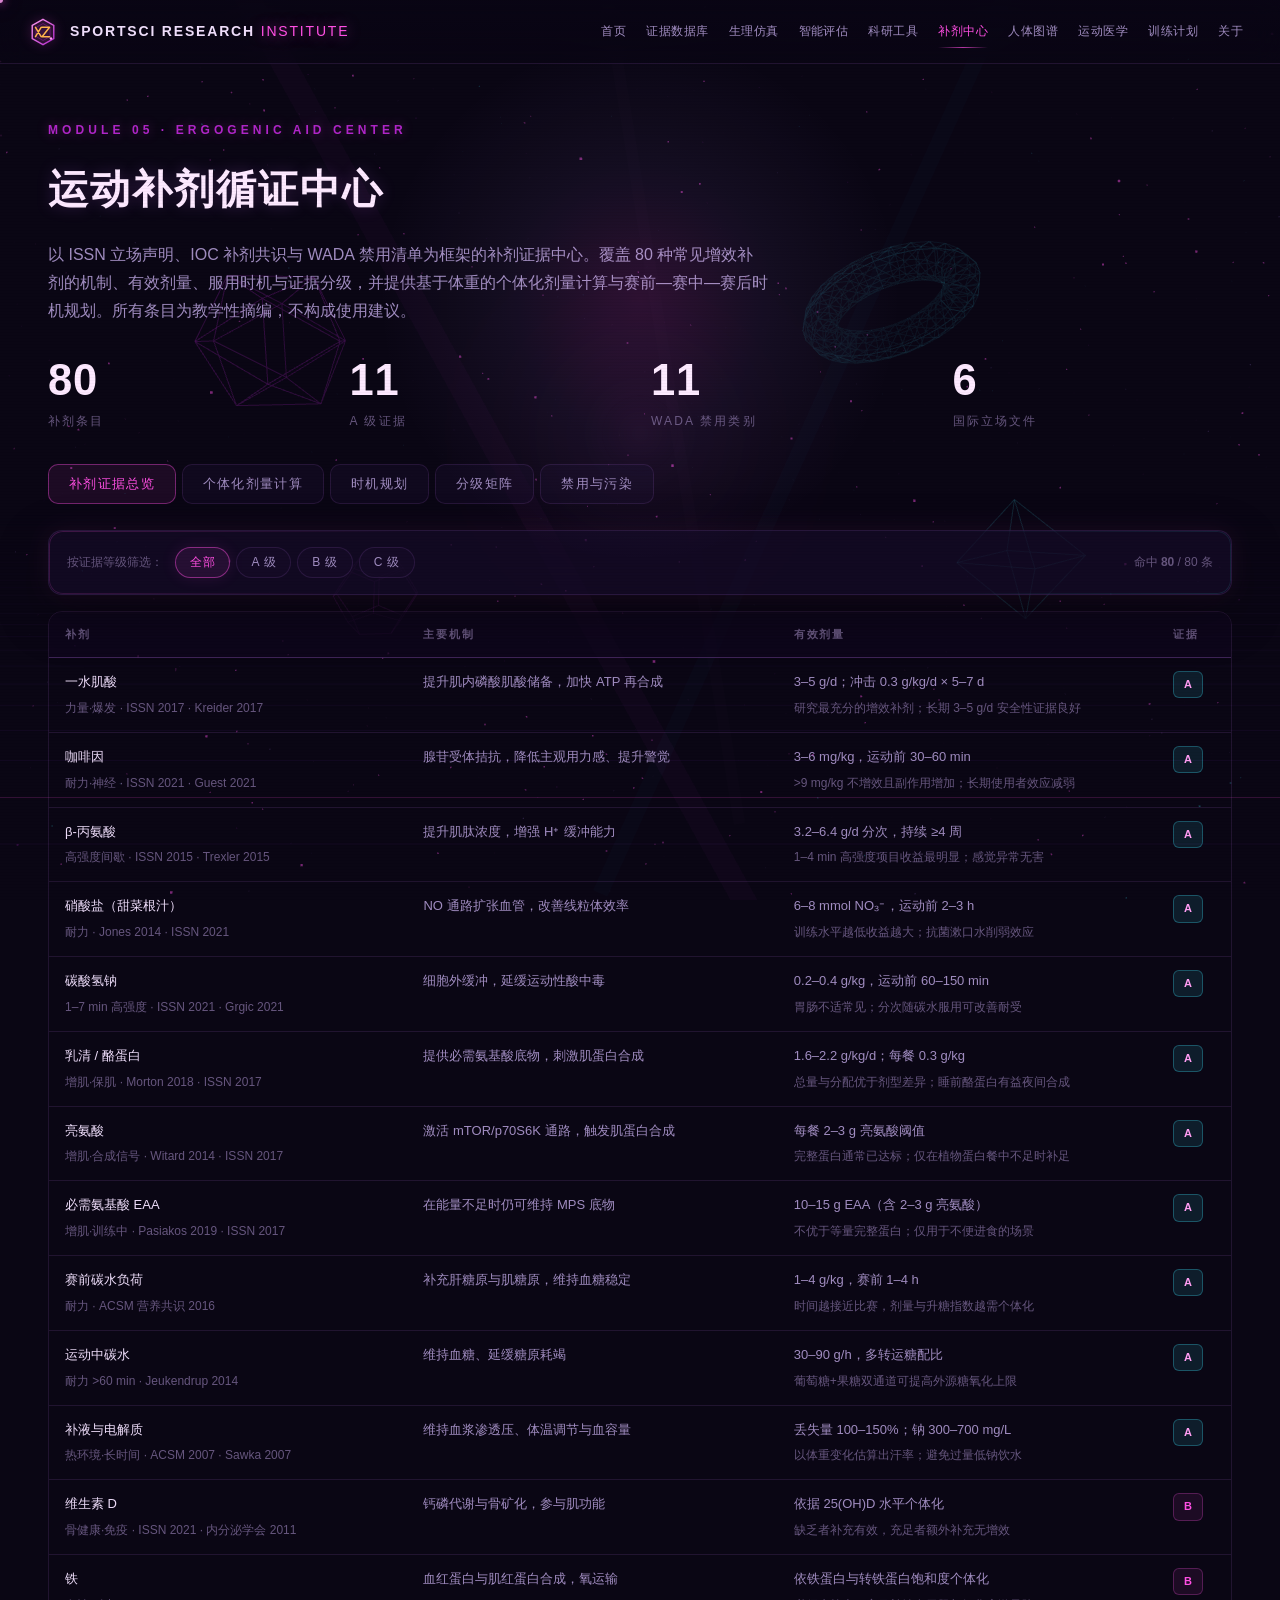
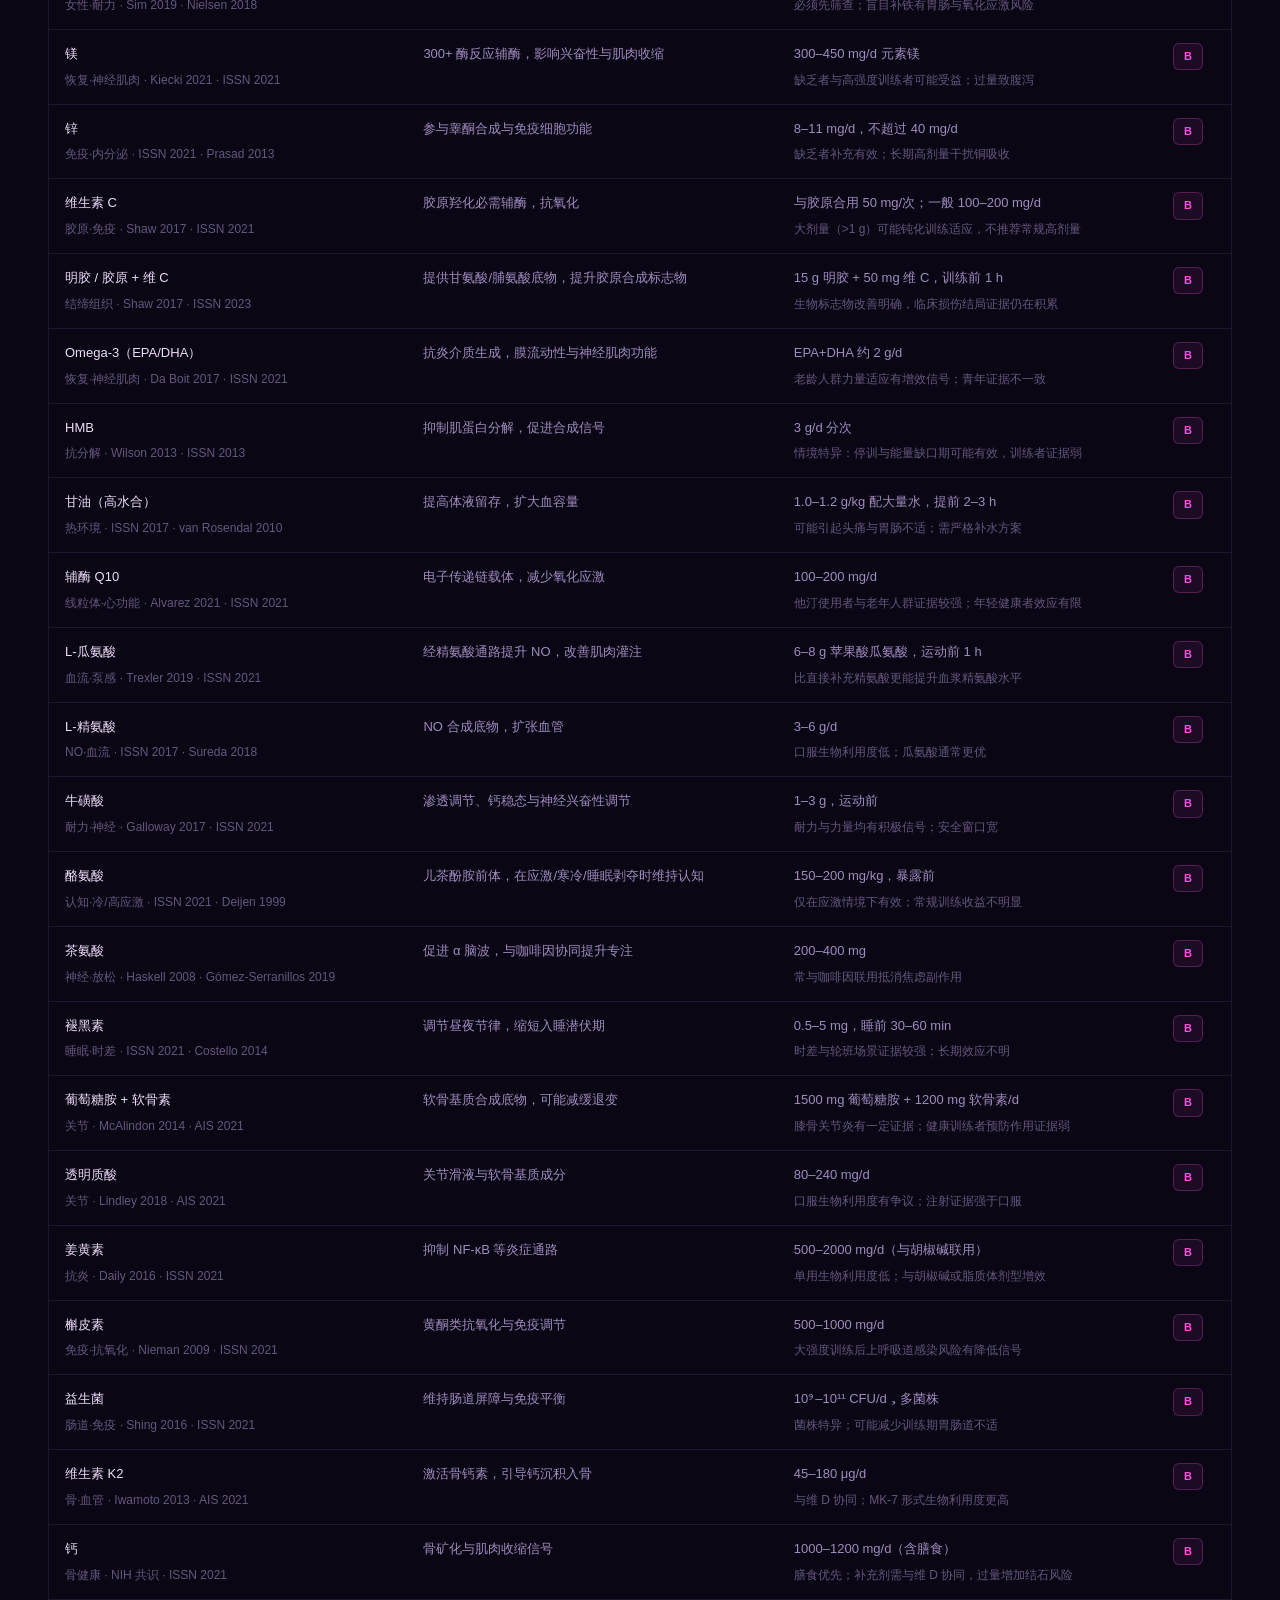
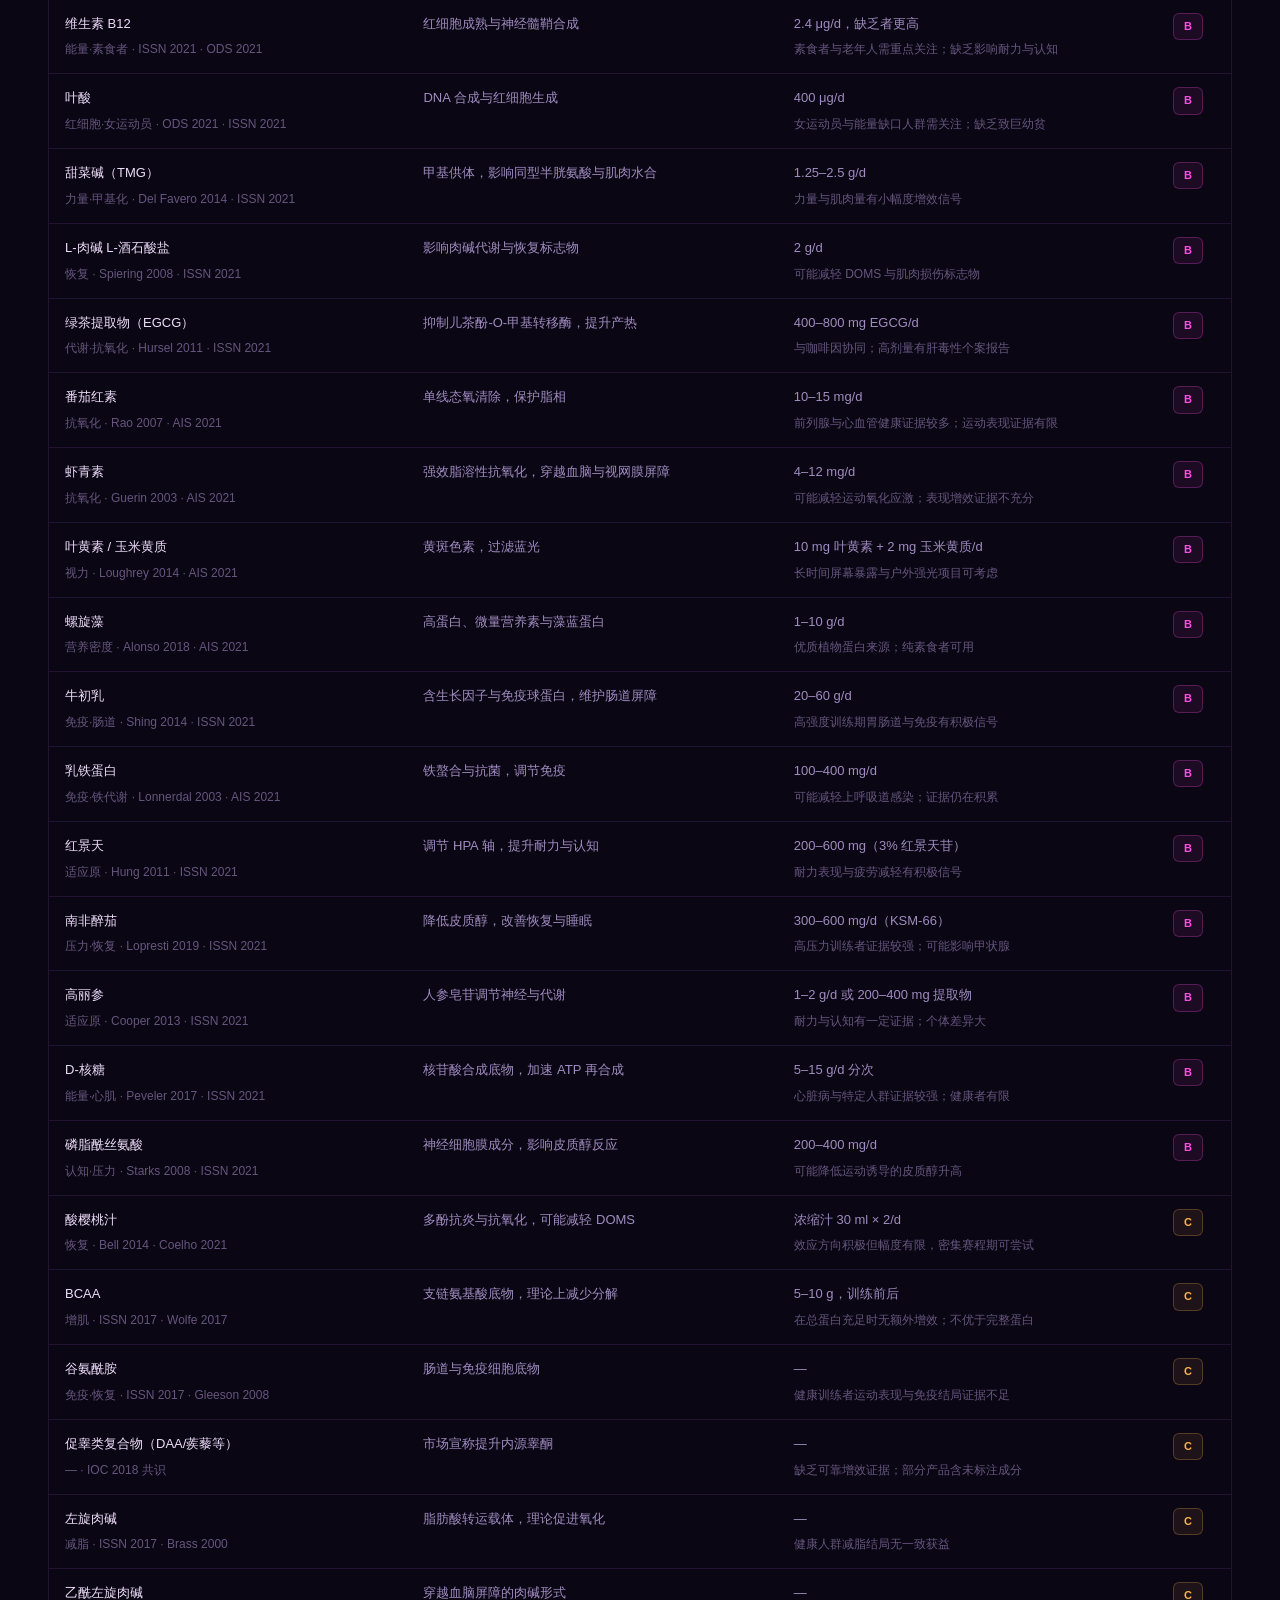
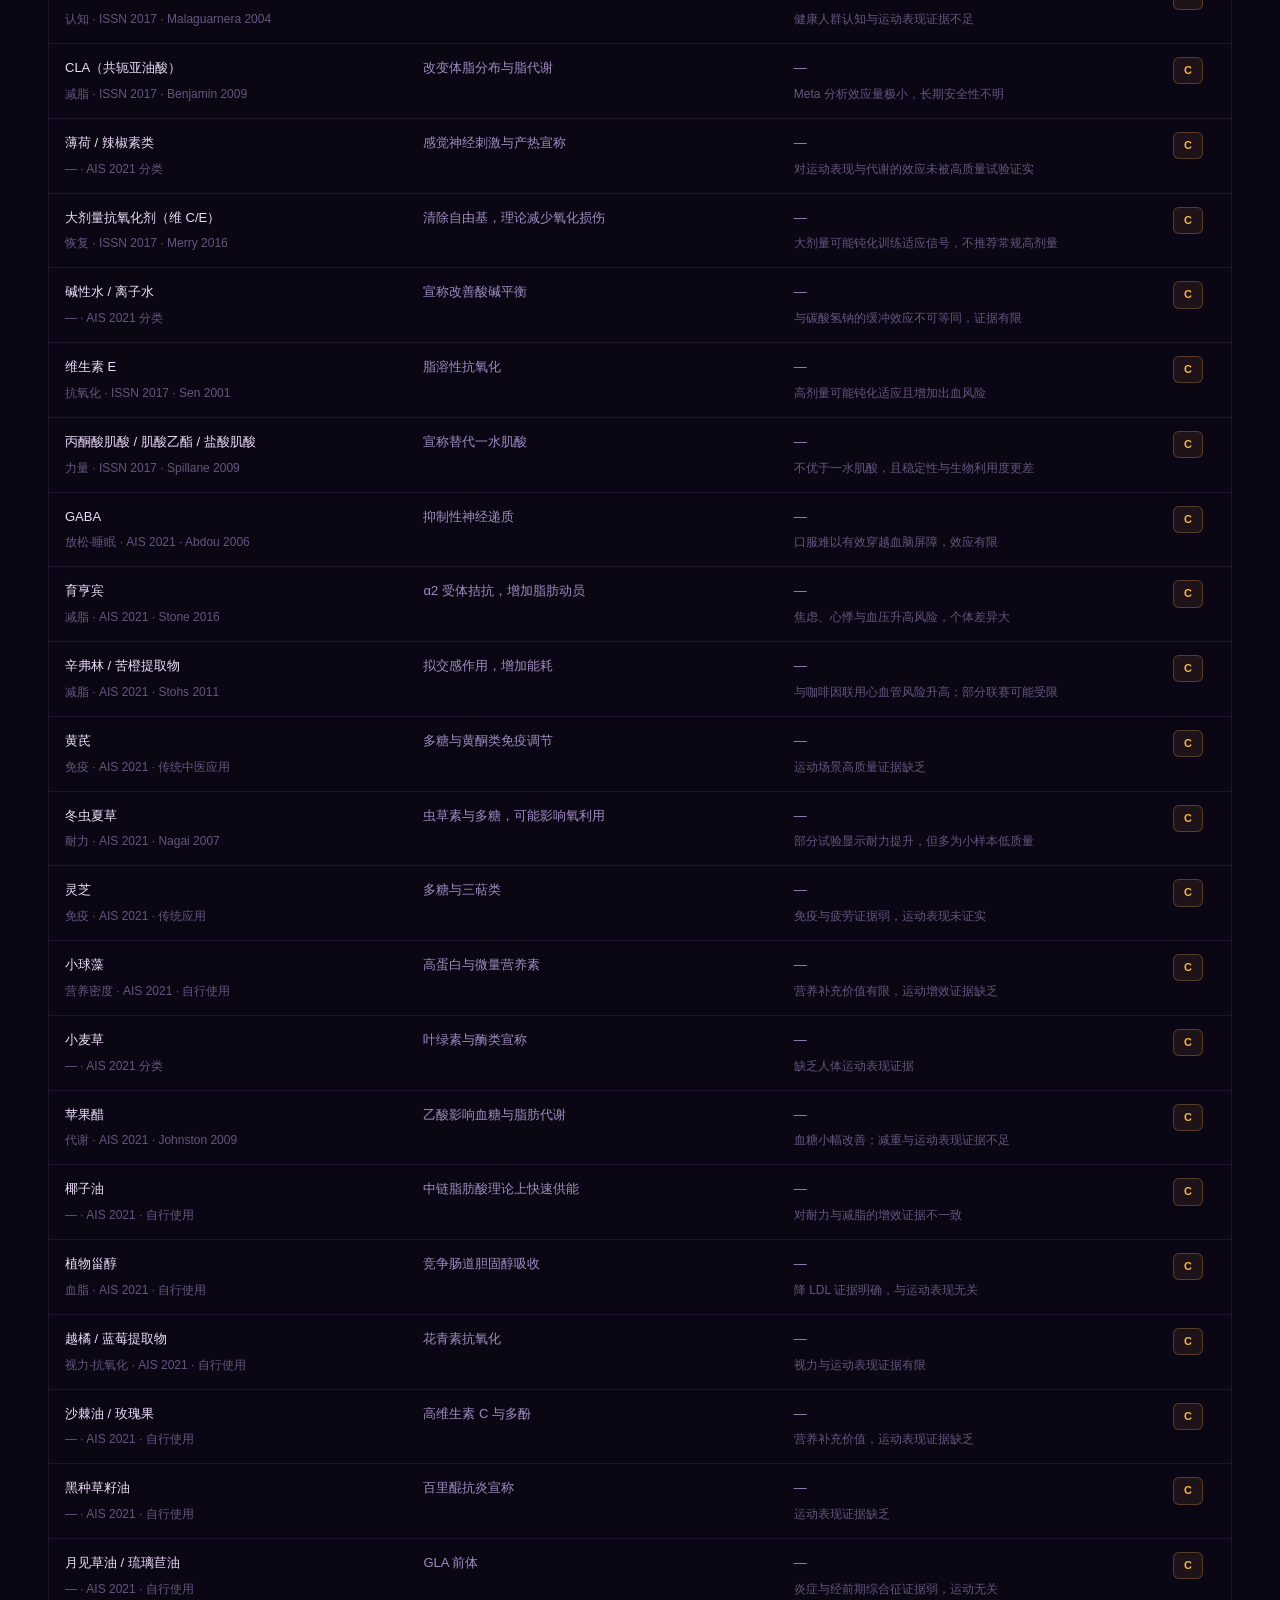
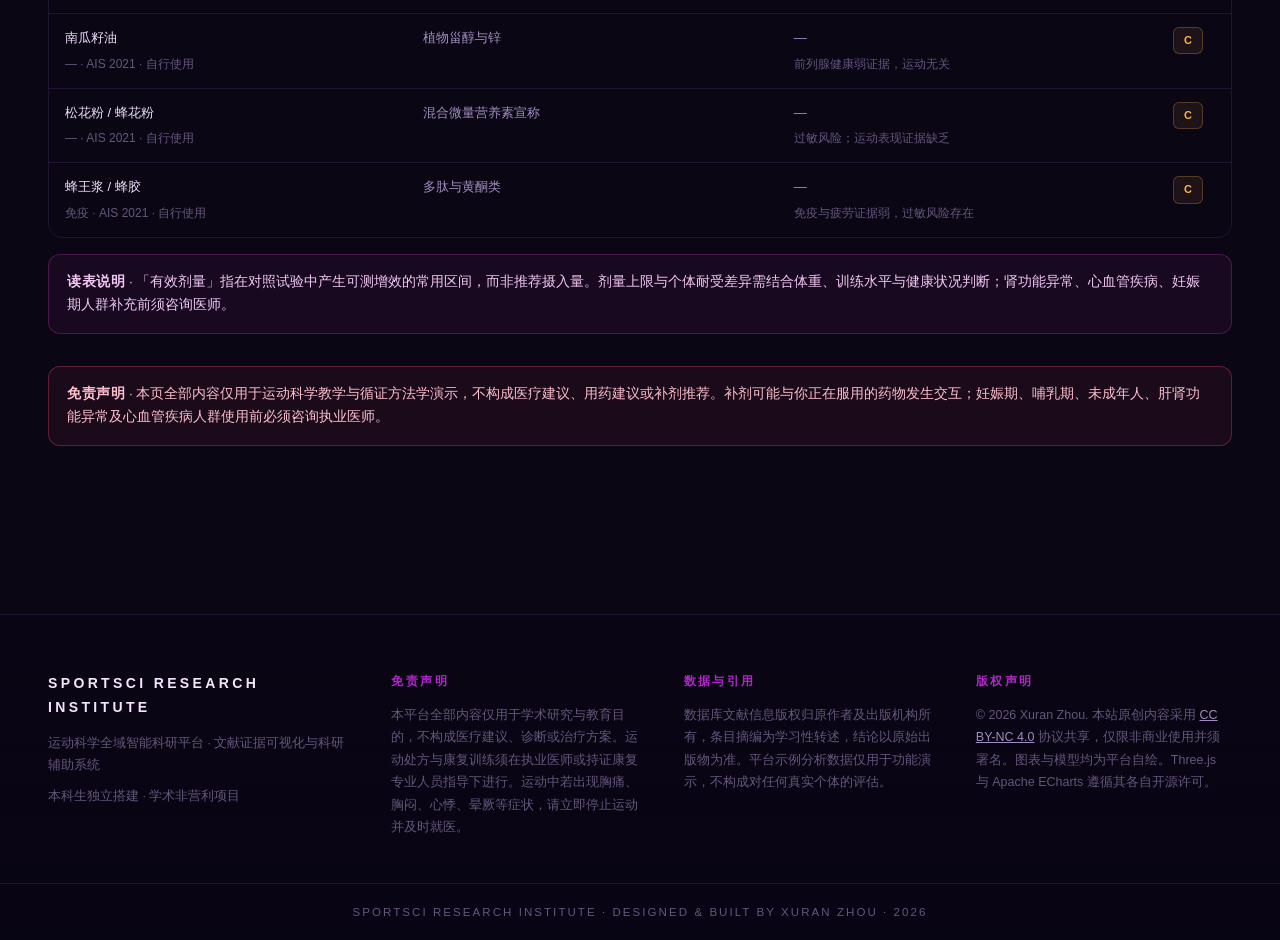
<file: supplements.html>
<!DOCTYPE html>
<html lang="zh-CN">
<head>
<meta charset="UTF-8">
<meta name="viewport" content="width=device-width, initial-scale=1.0">
<title>运动补剂循证中心 · SPORTSCI RESEARCH INSTITUTE</title>
<meta name="description" content="以 ISSN 立场声明、IOC 共识与 WADA 禁用清单为框架的运动补剂循证中心：80 种增效补剂的剂量、时机、机制与证据分级，含个体化剂量计算器与赛前赛中赛后时机规划。">
<link rel="icon" href='data:image/svg+xml,<svg xmlns="http://www.w3.org/2000/svg" viewBox="0 0 32 32"><defs><linearGradient id="g" x1="0" y1="0" x2="1" y2="1"><stop offset="0" stop-color="%238fe8cd"/><stop offset="1" stop-color="%233f8a70"/></linearGradient></defs><polygon points="16,2.5 27.5,9 27.5,23 16,29.5 4.5,23 4.5,9" fill="rgba(255,79,227,0.07)" stroke="url(%23g)" stroke-width="1.6"/><polygon points="16,7 23.5,11.2 23.5,20.8 16,25 8.5,20.8 8.5,11.2" fill="none" stroke="url(%23g)" stroke-width="0.8" opacity="0.5"/><path d="M8,11 L14,21 M14,11 L8,21 M15,11 L23,11 L15,21 L23,21" fill="none" stroke="%23c9ae85" stroke-width="1.7" stroke-linecap="round" stroke-linejoin="round"/><circle cx="25" cy="16" r="1.6" fill="%238fe8cd"/></svg>'>
<link rel="stylesheet" href="assets/css/main.css">
<style>
  .sp-pane { display: none; }
  .sp-pane.active { display: block; }
  .sp-dose-grid { display: grid; grid-template-columns: repeat(2, 1fr); gap: 16px; }
  .sp-dose-item { padding: 18px 20px; }
  .sp-dose-item .dl { font-size: 11px; letter-spacing: 0.16em; color: var(--ink-faint); text-transform: uppercase; }
  .sp-dose-item .dv { font-size: 24px; font-weight: 700; color: var(--accent); margin-top: 6px; font-variant-numeric: tabular-nums; }
  .sp-dose-item .dn { font-size: 12px; color: var(--ink-dim); margin-top: 6px; line-height: 1.6; }
  .sp-tl { position: relative; padding-left: 26px; }
  .sp-tl::before { content: ""; position: absolute; left: 6px; top: 4px; bottom: 4px; width: 1px; background: linear-gradient(180deg, var(--accent), rgba(61,232,255,0.35)); }
  .sp-tl-item { position: relative; padding: 0 0 26px 0; }
  .sp-tl-item::before { content: ""; position: absolute; left: -24px; top: 8px; width: 7px; height: 7px; border-radius: 50%; background: var(--accent); box-shadow: 0 0 12px rgba(255,79,227,0.7); }
  .sp-tl-time { font-size: 11px; letter-spacing: 0.18em; color: var(--accent-dim); font-weight: 600; }
  .sp-tl-title { font-size: 15px; color: #f5e4ff; font-weight: 600; margin-top: 2px; }
  .sp-tl-body { font-size: 13px; color: var(--ink-dim); margin-top: 6px; line-height: 1.7; }
  .sp-grade-card { display: flex; flex-direction: column; }
  .sp-grade-card ul { list-style: none; margin-top: 12px; }
  .sp-grade-card li { font-size: 13px; color: var(--ink-dim); padding: 6px 0; border-bottom: 1px dashed rgba(200,120,255,0.08); }
  .sp-grade-card li:last-child { border-bottom: none; }
  .sp-chip-row { display: flex; gap: 8px; flex-wrap: wrap; margin-top: 16px; }
  @media (max-width: 900px) {
    .sp-dose-grid { grid-template-columns: 1fr; }
  }
</style>
</head>
<body>
<canvas id="bg-canvas"></canvas>
<header class="nav">
  <a class="nav-brand" href="index.html">
    <svg class="nav-logo" viewBox="0 0 32 32" aria-hidden="true"><defs><linearGradient id="nlg" x1="0" y1="0" x2="1" y2="1"><stop offset="0" stop-color="#ff9df2"/><stop offset="1" stop-color="#b026c9"/></linearGradient></defs><polygon points="16,2.5 27.5,9 27.5,23 16,29.5 4.5,23 4.5,9" fill="rgba(255,79,227,0.06)" stroke="url(#nlg)" stroke-width="1.5"/><polygon points="16,7 23.5,11.2 23.5,20.8 16,25 8.5,20.8 8.5,11.2" fill="none" stroke="#b026c9" stroke-width="0.7" opacity="0.55"/><path d="M8,11 L14,21 M14,11 L8,21 M15,11 L23,11 L15,21 L23,21" fill="none" stroke="#ffb54d" stroke-width="1.6" stroke-linecap="round" stroke-linejoin="round"/><circle cx="24.5" cy="23" r="1.3" fill="#ff9df2"/></svg>
    <span class="nav-title">SPORTSCI RESEARCH <em>INSTITUTE</em></span>
  </a>
  <nav class="nav-links">
    <a href="index.html">首页</a>
    <a href="database.html">证据数据库</a>
    <a href="simulation.html">生理仿真</a>
    <a href="assessment.html">智能评估</a>
    <a href="tools.html">科研工具</a>
    <a href="supplements.html" class="active">补剂中心</a>
    <a href="anatomy.html">人体图谱</a>
    <a href="medicine.html">运动医学</a>
    <a href="plan.html">训练计划</a>
    <a href="about.html">关于</a>
  </nav>
</header>

<div class="page">
<main>
  <section class="section"><div class="container">
    <div class="kicker">MODULE 05 · ERGOGENIC AID CENTER</div>
    <h1 class="h1">运动补剂循证中心</h1>
    <p class="lead mt-16">以 ISSN 立场声明、IOC 补剂共识与 WADA 禁用清单为框架的补剂证据中心。覆盖 80 种常见增效补剂的机制、有效剂量、服用时机与证据分级，并提供基于体重的个体化剂量计算与赛前—赛中—赛后时机规划。所有条目为教学性摘编，不构成使用建议。</p>

    <div class="grid-4 mt-32">
      <div class="stat reveal"><div class="stat-num" id="sp-count">80</div><div class="stat-label">补剂条目</div></div>
      <div class="stat reveal" data-delay="1"><div class="stat-num" id="sp-a">11</div><div class="stat-label">A 级证据</div></div>
      <div class="stat reveal" data-delay="2"><div class="stat-num">11</div><div class="stat-label">WADA 禁用类别</div></div>
      <div class="stat reveal" data-delay="3"><div class="stat-num">6</div><div class="stat-label">国际立场文件</div></div>
    </div>

    <div class="tabbar mt-32" id="sp-tabs">
      <button class="tab active" data-pane="list">补剂证据总览</button>
      <button class="tab" data-pane="dose">个体化剂量计算</button>
      <button class="tab" data-pane="timing">时机规划</button>
      <button class="tab" data-pane="grade">分级矩阵</button>
      <button class="tab" data-pane="banned">禁用与污染</button>
    </div>

    <!-- 总览 -->
    <div class="sp-pane active" id="sp-list">
      <div class="glass" style="padding:16px 18px">
        <div class="flex flex-wrap">
          <span class="tiny">按证据等级筛选：</span>
          <div id="sp-chips" class="flex flex-wrap" style="gap:6px"></div>
          <span class="tiny" style="margin-left:auto">命中 <b id="sp-hit">0</b> / <span id="sp-total">0</span> 条</span>
        </div>
      </div>
      <div class="table-wrap mt-16">
        <table class="table">
          <thead><tr><th>补剂</th><th>主要机制</th><th>有效剂量</th><th>证据</th></tr></thead>
          <tbody id="sp-body"></tbody>
        </table>
      </div>
      <div class="notice mt-16"><b>读表说明</b> · 「有效剂量」指在对照试验中产生可测增效的常用区间，而非推荐摄入量。剂量上限与个体耐受差异需结合体重、训练水平与健康状况判断；肾功能异常、心血管疾病、妊娠期人群补充前须咨询医师。</div>
    </div>

    <!-- 剂量计算 -->
    <div class="sp-pane" id="sp-dose">
      <div class="grid-2">
        <div class="card tone-a">
          <div class="panel-title">参数输入</div>
          <div class="panel-sub mb-16">按体重与训练类型给出常用循证剂量区间</div>
          <label class="label">体重（kg） · <span class="num" id="sp-bw-view">70</span> kg</label>
          <div class="slider-row mb-16"><input type="range" class="slider" id="sp-bw" min="45" max="110" step="1" value="70"><output class="slider-val num" id="sp-bw-val">70 kg</output></div>
          <label class="label">训练类型</label>
          <select class="select mb-16" id="sp-sport">
            <option value="strength" selected>力量 / 增肌</option>
            <option value="endurance">耐力（&gt;60 min）</option>
            <option value="interval">高强度间歇 / 团队项目</option>
            <option value="fatloss">减脂 / 能量缺口期</option>
          </select>
          <label class="label">咖啡因敏感度</label>
          <select class="select mb-16" id="sp-caff">
            <option value="low">低（常用 3 mg/kg）</option>
            <option value="mid" selected>中（常用 4.5 mg/kg）</option>
            <option value="high">高（从 2 mg/kg 起始）</option>
          </select>
          <div class="warn" style="margin-bottom:0"><b>使用边界</b> · 计算结果为教学剂量区间，不替代运动营养师或医师的个体化方案；首次使用任何补剂建议从低剂量起试并用记事本记录反应。</div>
        </div>
        <div>
          <div class="sp-dose-grid" id="sp-out"></div>
          <div class="card tone-b mt-16" style="padding:18px 20px">
            <div class="panel-title" style="font-size:14px">当日总量速览</div>
            <div class="panel-sub mt-8" id="sp-sum"></div>
          </div>
        </div>
      </div>
    </div>

    <!-- 时机 -->
    <div class="sp-pane" id="sp-timing">
      <div class="grid-2">
        <div class="card tone-b">
          <div class="panel-title">比赛 / 训练日时机轴</div>
          <div class="panel-sub mb-24">以「吸收—峰值—清除」为线索排列，具体时间随剂型与个体差异调整</div>
          <div class="sp-tl">
            <div class="sp-tl-item">
              <div class="sp-tl-time">T − 3 h</div>
              <div class="sp-tl-title">硝酸盐 · 赛前主餐</div>
              <div class="sp-tl-body">甜菜根浓缩汁 6–8 mmol NO₃⁻，配合含碳水正餐；避免同期使用抗菌漱口水，以免口腔硝酸盐还原菌被清除。</div>
            </div>
            <div class="sp-tl-item">
              <div class="sp-tl-time">T − 1.5 h</div>
              <div class="sp-tl-title">碳酸氢钠（可选）</div>
              <div class="sp-tl-body">0.2–0.4 g/kg，分 2–3 次随小量碳水服用以减轻胃肠不适；仅用于 1–7 min 高强度项目。</div>
            </div>
            <div class="sp-tl-item">
              <div class="sp-tl-time">T − 60 min</div>
              <div class="sp-tl-title">咖啡因</div>
              <div class="sp-tl-body">3–6 mg/kg（片剂/胶囊/咖啡）；避免赛前 8 h 内追加咖啡因影响睡眠，长期使用者建议赛前 1–2 周规律减量。</div>
            </div>
            <div class="sp-tl-item">
              <div class="sp-tl-time">T − 30 ~ 0 min</div>
              <div class="sp-tl-title">赛中碳水与补液启动</div>
              <div class="sp-tl-body">持续 &gt;60 min 项目按 30–90 g/h 碳水（葡萄糖+果糖多转运），钠 300–700 mg/L；热环境提高补液比例。</div>
            </div>
            <div class="sp-tl-item">
              <div class="sp-tl-time">T + 0 ~ 2 h</div>
              <div class="sp-tl-title">赛后恢复窗口</div>
              <div class="sp-tl-body">蛋白 0.3 g/kg + 碳水 1.0–1.2 g/kg；肌酸 3–5 g 随餐补充以提升留存。24 h 内总蛋白与总能量比单次时机更关键。</div>
            </div>
            <div class="sp-tl-item" style="padding-bottom:0">
              <div class="sp-tl-time">每日 / 睡前</div>
              <div class="sp-tl-title">长期补充节奏</div>
              <div class="sp-tl-body">β-丙氨酸 3.2–6.4 g/d 分次，持续 ≥4 周；维生素 D 依据 25(OH)D 水平；睡前酪蛋白 30–40 g 支持夜间蛋白合成。</div>
            </div>
          </div>
        </div>
        <div>
          <div class="card tone-c">
            <div class="panel-title">时机原则</div>
            <ul class="sub-list mt-16">
              <li>总量优先于时机：蛋白、肌酸、β-丙氨酸的长期总量决定适应幅度</li>
              <li>急性增效补剂（咖啡因、硝酸盐、碳酸氢钠）才是「时机敏感型」</li>
              <li>胃肠耐受决定实际可执行性：分次、随餐、低渗浓度更易坚持</li>
              <li>避免堆叠未知交互：一次只新增一种，观察 2–4 周再决定保留</li>
              <li>赛前不试新：所有补剂策略须在训练日完成至少 2–3 次演练</li>
              <li>睡眠与总能量充足时，补剂的边际收益才会显现</li>
            </ul>
          </div>
          <div class="card tone-d mt-16">
            <div class="panel-title">证据强度分层</div>
            <div class="panel-sub mt-8">A 级：多项 RCT/Meta 支持增效且安全性可接受；B 级：有前景但证据不一致或情境特异；C 级：证据不足，仅作了解。补剂永远排在训练、营养、睡眠、恢复之后。</div>
            <div class="sp-chip-row">
              <span class="chip method-chip">ISSN 立场声明</span>
              <span class="chip method-chip">IOC 共识</span>
              <span class="chip method-chip">AIS 分类</span>
              <span class="chip method-chip">WADA 2026</span>
            </div>
          </div>
        </div>
      </div>
    </div>

    <!-- 分级矩阵 -->
    <div class="sp-pane" id="sp-grade">
      <div class="grid-3" id="sp-grade-grid"></div>
      <div class="notice mt-24"><b>分级方法</b> · 本页参考 ISSN 立场声明与 AIS 补剂分类框架做教学化映射：以「是否有 ≥2 项高质量 RCT 或 Meta 分析支持运动表现结局」为主判据，同时标注安全性证据与污染风险。分级不随商业宣传调整。</div>
    </div>

    <!-- 禁用 -->
    <div class="sp-pane" id="sp-banned">
      <div class="grid-2">
        <div class="table-wrap">
          <table class="table">
            <thead><tr><th>WADA 类别</th><th>代表物质</th><th>运动场景风险</th></tr></thead>
            <tbody>
              <tr><td><span class="t-title">S0 非许可物质</span></td><td>未获批药物、部分研究性肽</td><td>无临床安全数据，检测即阳性</td></tr>
              <tr><td><span class="t-title">S1 合成代谢剂</span></td><td>睾酮、诺龙、司坦唑醇、SARMs</td><td>肌肉增长但抑制内源激素轴</td></tr>
              <tr><td><span class="t-title">S2 肽类激素</span></td><td>EPO、hGH、IGF-1、肉碱?（非）</td><td>氧运输与组织修复滥用</td></tr>
              <tr><td><span class="t-title">S3 β₂ 激动剂</span></td><td>沙丁胺醇（超阈值）、克伦特罗</td><td>哮喘治疗需按阈值与 TUE 规范</td></tr>
              <tr><td><span class="t-title">S4 激素与代谢调节剂</span></td><td>他莫昔芬、芳香化酶抑制剂</td><td>掩盖类固醇使用的典型手段</td></tr>
              <tr><td><span class="t-title">S5 利尿剂与掩蔽剂</span></td><td>呋塞米、氢氯噻嗪、丙磺舒</td><td>快速减重与稀释尿液，脱水风险</td></tr>
              <tr><td><span class="t-title">S6 兴奋剂</span></td><td>安非他明、可卡因、甲基麻黄碱</td><td>赛内禁用，心血管事件风险</td></tr>
              <tr><td><span class="t-title">S7 麻醉剂</span></td><td>吗啡、芬太尼、曲马多</td><td>赛内禁用，掩盖损伤疼痛</td></tr>
              <tr><td><span class="t-title">S8 大麻素类</span></td><td>THC 及其代谢物</td><td>赛内禁用，影响反应与协调</td></tr>
              <tr><td><span class="t-title">S9 糖皮质激素</span></td><td>泼尼松、地塞米松（口服/注射）</td><td>赛内口服/注射禁用，局部外用受限</td></tr>
              <tr><td><span class="t-title">P1 β-阻断剂</span></td><td>普萘洛尔、美托洛尔</td><td>射击、射箭等特定项目禁用</td></tr>
            </tbody>
          </table>
        </div>
        <div>
          <div class="card tone-d">
            <div class="panel-title">污染风险与第三方检测</div>
            <div class="panel-sub mt-8">补剂污染是竞技运动员最常见的非故意阳性来源。IOC 共识建议优先选择经过批次级第三方检测的产品：</div>
            <ul class="sub-list mt-16">
              <li>Informed Sport（LGC）批次认证</li>
              <li>NSF Certified for Sport</li>
              <li>BSCG Certified Drug Free</li>
              <li>科隆清单（Kölner Liste）</li>
            </ul>
            <p class="tiny mt-16">认证降低但不消除风险；「天然」「植物提取」不等于无禁用成分，部分减肥与「促睾」类产品是阳性高发品类。</p>
          </div>
          <div class="danger-zone mt-16"><b>竞技与健康双重风险</b> · 使用禁用物质可能导致停赛、终身禁赛与法律后果；非竞技人群使用黑市类固醇亦与肝毒性、心肌病、内分泌紊乱相关。本平台不提供任何获取或使用指导。</div>
          <div class="card tone-b mt-16" style="padding:18px 20px">
            <div class="panel-title" style="font-size:14px">查询路径</div>
            <div class="panel-sub mt-8">治疗用药豁免（TUE）须通过所属国家反兴奋剂机构与国际联合会申请；药物成分不确定时，先在国家反兴奋剂机构官网核对禁用清单与阈值。</div>
          </div>
        </div>
      </div>
    </div>

    <div class="danger-zone mt-32 reveal"><b>免责声明</b> · 本页全部内容仅用于运动科学教学与循证方法学演示，不构成医疗建议、用药建议或补剂推荐。补剂可能与你正在服用的药物发生交互；妊娠期、哺乳期、未成年人、肝肾功能异常及心血管疾病人群使用前必须咨询执业医师。</div>
  </div></section>
</main>

<footer class="site-footer">
  <div class="footer-grid">
    <div class="footer-col footer-brand">
      <div class="footer-title">SPORTSCI RESEARCH INSTITUTE</div>
      <p>运动科学全域智能科研平台 · 文献证据可视化与科研辅助系统</p>
      <p class="footer-meta">本科生独立搭建 · 学术非营利项目</p>
    </div>
    <div class="footer-col">
      <div class="footer-h">免责声明</div>
      <p>本平台全部内容仅用于学术研究与教育目的，不构成医疗建议、诊断或治疗方案。运动处方与康复训练须在执业医师或持证康复专业人员指导下进行。运动中若出现胸痛、胸闷、心悸、晕厥等症状，请立即停止运动并及时就医。</p>
    </div>
    <div class="footer-col">
      <div class="footer-h">数据与引用</div>
      <p>数据库文献信息版权归原作者及出版机构所有，条目摘编为学习性转述，结论以原始出版物为准。平台示例分析数据仅用于功能演示，不构成对任何真实个体的评估。</p>
    </div>
    <div class="footer-col">
      <div class="footer-h">版权声明</div>
      <p>© 2026 Xuran Zhou. 本站原创内容采用 <a href="https://creativecommons.org/licenses/by-nc/4.0/deed.zh" target="_blank" rel="noopener">CC BY-NC 4.0</a> 协议共享，仅限非商业使用并须署名。图表与模型均为平台自绘。Three.js 与 Apache ECharts 遵循其各自开源许可。</p>
    </div>
  </div>
  <div class="footer-bottom">SPORTSCI RESEARCH INSTITUTE · DESIGNED &amp; BUILT BY XURAN ZHOU · 2026</div>
</footer>
</div>
<script src="vendor/three.min.js"></script>
<script src="assets/js/bg.js"></script>
<script src="assets/js/cursor.js"></script>
<script src="assets/js/supplements.js"></script>
<script>SPORTSCI_BG.init("bg-canvas"); SPORTSCI_CURSOR.init(); SPORTSCI_SUPPLEMENTS.init();</script>
</body>
</html>
</file>
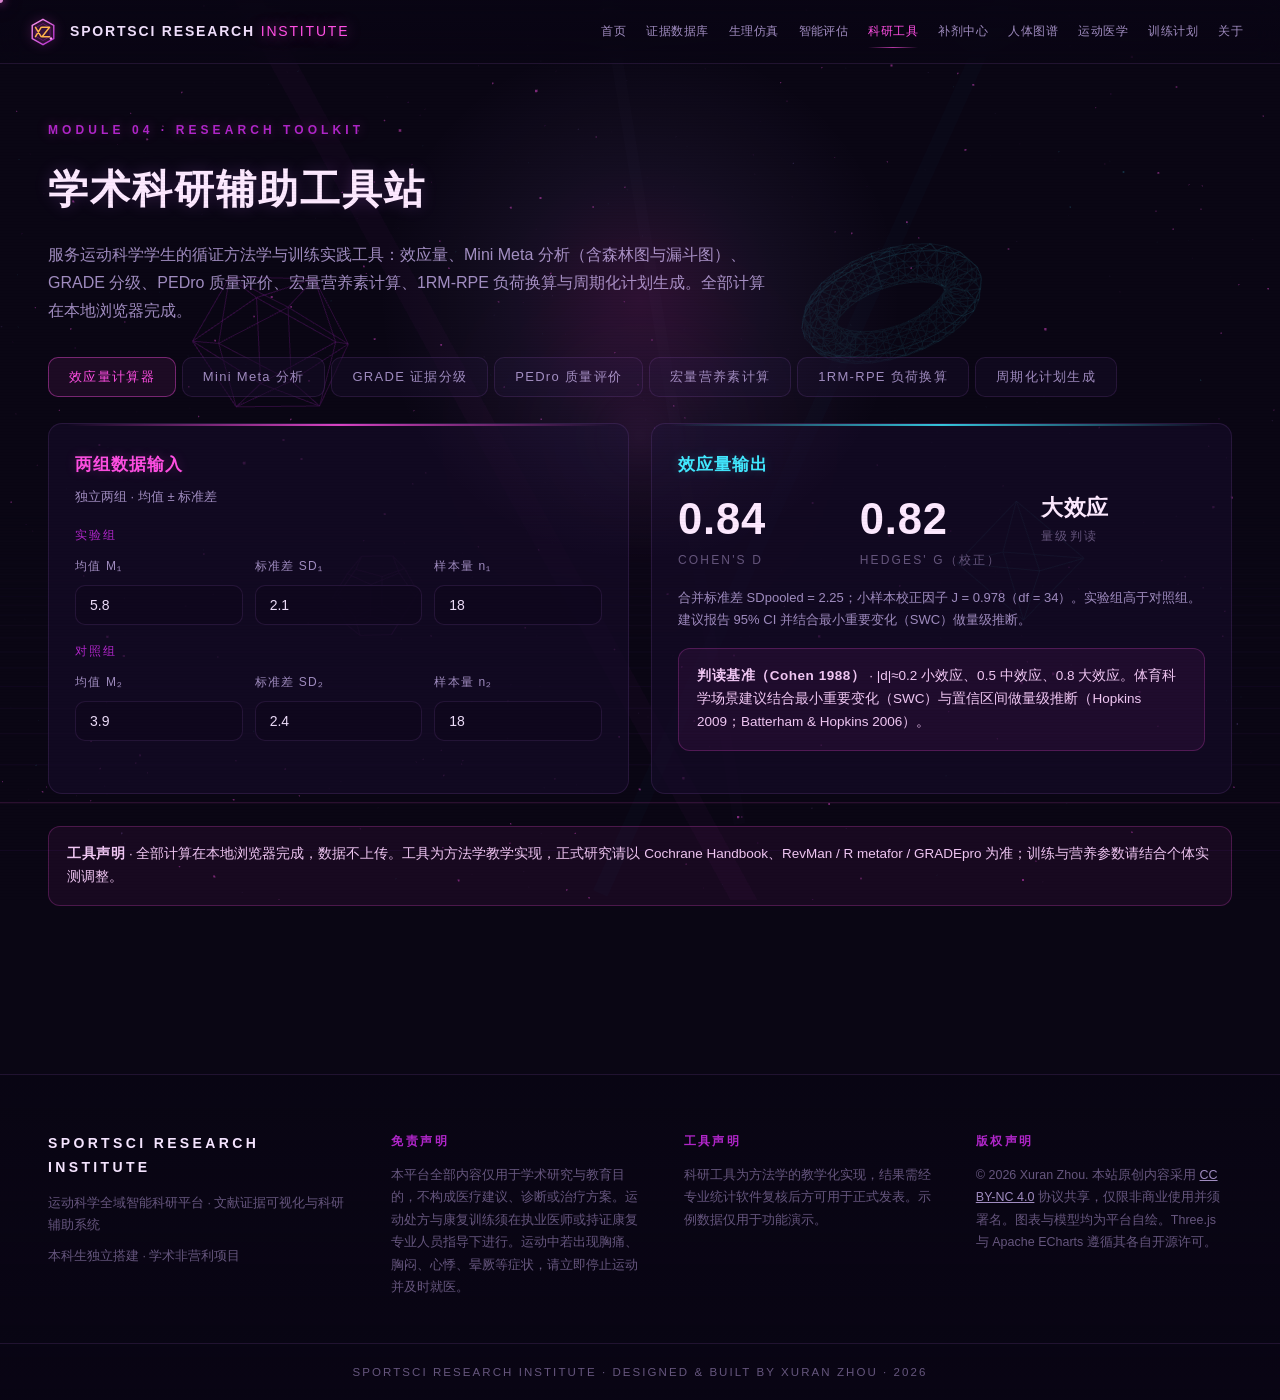
<file: tools.html>
<!DOCTYPE html>
<html lang="zh-CN">
<head>
<meta charset="UTF-8">
<meta name="viewport" content="width=device-width, initial-scale=1.0">
<title>学术科研辅助工具站 · SPORTSCI RESEARCH INSTITUTE</title>
<meta name="description" content="效应量计算器、Mini Meta 分析（森林图/漏斗图/Egger 检验）、GRADE 证据分级、PEDro 质量评价、宏量营养素计算、1RM-RPE 负荷换算、周期化计划生成——服务运动科学学生的硬核科研工具。">
<link rel="icon" href='data:image/svg+xml,<svg xmlns="http://www.w3.org/2000/svg" viewBox="0 0 32 32"><defs><linearGradient id="g" x1="0" y1="0" x2="1" y2="1"><stop offset="0" stop-color="%238fe8cd"/><stop offset="1" stop-color="%233f8a70"/></linearGradient></defs><polygon points="16,2.5 27.5,9 27.5,23 16,29.5 4.5,23 4.5,9" fill="rgba(255,79,227,0.07)" stroke="url(%23g)" stroke-width="1.6"/><polygon points="16,7 23.5,11.2 23.5,20.8 16,25 8.5,20.8 8.5,11.2" fill="none" stroke="url(%23g)" stroke-width="0.8" opacity="0.5"/><path d="M8,11 L14,21 M14,11 L8,21 M15,11 L23,11 L15,21 L23,21" fill="none" stroke="%23c9ae85" stroke-width="1.7" stroke-linecap="round" stroke-linejoin="round"/><circle cx="25" cy="16" r="1.6" fill="%238fe8cd"/></svg>'>
<link rel="stylesheet" href="assets/css/main.css">
<style>
  .tl-pane { display: none; }
  .tl-pane.active { display: block; }
  .tl-inputs { display: grid; grid-template-columns: repeat(3, 1fr); gap: 12px; }
  .tl-group-h { font-size: 12px; letter-spacing: 0.16em; color: var(--accent-dim); margin: 16px 0 10px; text-transform: uppercase; }
  .tl-result-grid { display: grid; grid-template-columns: repeat(3, 1fr); gap: 18px; }
  .tl-svg-wrap { background: rgba(16,8,30,0.5); border: 1px solid var(--line); border-radius: 10px; padding: 10px; }
  .tl-svg-wrap svg { width: 100%; height: auto; display: block; }
  .tl-meta-stats { display: grid; grid-template-columns: repeat(4, 1fr); gap: 18px; }
  .tl-check { display: flex; align-items: flex-start; gap: 10px; padding: 8px 0; border-bottom: 1px dashed rgba(200,120,255,0.08); cursor: pointer; font-size: 13.5px; }
  .tl-check input { margin-top: 4px; accent-color: var(--accent-dim); width: 15px; height: 15px; }
  .tl-grade-out { font-size: 34px; font-weight: 700; letter-spacing: 0.08em; }
  @media (max-width: 720px) { .tl-inputs, .tl-result-grid, .tl-meta-stats { grid-template-columns: 1fr; } }
</style>
</head>
<body>
<canvas id="bg-canvas"></canvas>
<header class="nav">
  <a class="nav-brand" href="index.html">
    <svg class="nav-logo" viewBox="0 0 32 32" aria-hidden="true"><defs><linearGradient id="nlg" x1="0" y1="0" x2="1" y2="1"><stop offset="0" stop-color="#ff9df2"/><stop offset="1" stop-color="#b026c9"/></linearGradient></defs><polygon points="16,2.5 27.5,9 27.5,23 16,29.5 4.5,23 4.5,9" fill="rgba(255,79,227,0.06)" stroke="url(#nlg)" stroke-width="1.5"/><polygon points="16,7 23.5,11.2 23.5,20.8 16,25 8.5,20.8 8.5,11.2" fill="none" stroke="#b026c9" stroke-width="0.7" opacity="0.55"/><path d="M8,11 L14,21 M14,11 L8,21 M15,11 L23,11 L15,21 L23,21" fill="none" stroke="#ffb54d" stroke-width="1.6" stroke-linecap="round" stroke-linejoin="round"/><circle cx="24.5" cy="23" r="1.3" fill="#ff9df2"/></svg>
    <span class="nav-title">SPORTSCI RESEARCH <em>INSTITUTE</em></span>
  </a>
  <nav class="nav-links">
    <a href="index.html">首页</a>
    <a href="database.html">证据数据库</a>
    <a href="simulation.html">生理仿真</a>
    <a href="assessment.html">智能评估</a>
    <a href="tools.html" class="active">科研工具</a>
    <a href="supplements.html">补剂中心</a>
    <a href="anatomy.html">人体图谱</a>
    <a href="medicine.html">运动医学</a>
    <a href="plan.html">训练计划</a>
    <a href="about.html">关于</a>
  </nav>
</header>

<div class="page">
<main>
  <section class="section"><div class="container">
    <div class="kicker">MODULE 04 · RESEARCH TOOLKIT</div>
    <h1 class="h1">学术科研辅助工具站</h1>
    <p class="lead mt-16">服务运动科学学生的循证方法学与训练实践工具：效应量、Mini Meta 分析（含森林图与漏斗图）、GRADE 分级、PEDro 质量评价、宏量营养素计算、1RM-RPE 负荷换算与周期化计划生成。全部计算在本地浏览器完成。</p>

    <div class="tabbar mt-32" id="tl-tabs">
      <button class="tab active" data-pane="es">效应量计算器</button>
      <button class="tab" data-pane="meta">Mini Meta 分析</button>
      <button class="tab" data-pane="grade">GRADE 证据分级</button>
      <button class="tab" data-pane="pedro">PEDro 质量评价</button>
      <button class="tab" data-pane="macro">宏量营养素计算</button>
      <button class="tab" data-pane="rpe">1RM-RPE 负荷换算</button>
      <button class="tab" data-pane="plan">周期化计划生成</button>
    </div>

    <!-- ===== 1 效应量 ===== -->
    <div class="tl-pane active" id="tl-es">
      <div class="grid-2">
        <div class="card tone-a">
          <div class="panel-title">两组数据输入</div>
          <div class="panel-sub mb-16">独立两组 · 均值 ± 标准差</div>
          <div class="tl-group-h">实验组</div>
          <div class="tl-inputs">
            <div><label class="label">均值 M₁</label><input class="input num" id="es-m1" type="number" step="any" value="5.8"></div>
            <div><label class="label">标准差 SD₁</label><input class="input num" id="es-s1" type="number" step="any" value="2.1"></div>
            <div><label class="label">样本量 n₁</label><input class="input num" id="es-n1" type="number" step="1" value="18"></div>
          </div>
          <div class="tl-group-h">对照组</div>
          <div class="tl-inputs">
            <div><label class="label">均值 M₂</label><input class="input num" id="es-m2" type="number" step="any" value="3.9"></div>
            <div><label class="label">标准差 SD₂</label><input class="input num" id="es-s2" type="number" step="any" value="2.4"></div>
            <div><label class="label">样本量 n₂</label><input class="input num" id="es-n2" type="number" step="1" value="18"></div>
          </div>
        </div>
        <div class="card tone-b">
          <div class="panel-title">效应量输出</div>
          <div class="tl-result-grid mt-16">
            <div class="stat"><div class="stat-num num" id="es-d">—</div><div class="stat-label">Cohen's d</div></div>
            <div class="stat"><div class="stat-num num" id="es-g">—</div><div class="stat-label">Hedges' g（校正）</div></div>
            <div class="stat"><div class="stat-num num" id="es-mag" style="font-size:22px">—</div><div class="stat-label">量级判读</div></div>
          </div>
          <p class="muted mt-16" style="font-size:13px" id="es-note">—</p>
          <div class="notice mt-16"><b>判读基准（Cohen 1988）</b> · |d|≈0.2 小效应、0.5 中效应、0.8 大效应。体育科学场景建议结合最小重要变化（SWC）与置信区间做量级推断（Hopkins 2009；Batterham &amp; Hopkins 2006）。</div>
        </div>
      </div>
    </div>

    <!-- ===== 2 Mini Meta ===== -->
    <div class="tl-pane" id="tl-meta">
      <div class="grid-2">
        <div class="card tone-c">
          <div class="panel-title">研究数据录入</div>
          <div class="panel-sub mb-16">每行一条：研究名, 效应量(yi), 标准误(SE) · 已预载示例</div>
          <textarea class="input" id="meta-input" rows="9" spellcheck="false">Study A (2019), 0.42, 0.16
Study B (2020), 0.65, 0.21
Study C (2020), 0.31, 0.12
Study D (2021), 0.58, 0.19
Study E (2022), 0.48, 0.10
Study F (2023), 0.80, 0.27</textarea>
          <div class="flex mt-16">
            <button class="btn btn-sm btn-primary" id="meta-run">运行 Meta 分析</button>
            <button class="btn btn-sm" id="meta-demo">重置示例</button>
          </div>
          <div class="tl-meta-stats mt-24">
            <div class="stat"><div class="stat-num num" id="meta-pool">—</div><div class="stat-label">合并效应 (RE)</div></div>
            <div class="stat"><div class="stat-num num" id="meta-ci" style="font-size:18px">—</div><div class="stat-label">95% CI</div></div>
            <div class="stat"><div class="stat-num num" id="meta-i2">—</div><div class="stat-label">I² 异质性</div></div>
            <div class="stat"><div class="stat-num num" id="meta-egger" style="font-size:18px">—</div><div class="stat-label">Egger p</div></div>
          </div>
        </div>
        <div>
          <div class="card tone-b"><div class="panel-title">森林图</div><div class="panel-sub">方块 ∝ 权重 · 菱形 = 随机效应合并</div><div class="tl-svg-wrap mt-8" id="meta-forest"></div></div>
          <div class="card tone-c mt-16"><div class="panel-title">漏斗图</div><div class="panel-sub">横轴效应量 · 纵轴标准误（倒置）</div><div class="tl-svg-wrap mt-8" id="meta-funnel"></div></div>
        </div>
      </div>
      <div class="notice mt-24"><b>方法</b> · DerSimonian-Laird 随机效应模型（1986）；异质性 Q / I²（Higgins 2003）；Egger 线性回归检验发表偏倚（1997）。教学实现，正式发表请使用 R metafor / RevMan 复核。</div>
    </div>

    <!-- ===== 3 GRADE ===== -->
    <div class="tl-pane" id="tl-grade">
      <div class="grid-2">
        <div class="card tone-d">
          <div class="panel-title">证据体特征</div>
          <div class="panel-sub mb-16">对同一临床问题的证据体逐项判定</div>
          <div class="tl-group-h">起点</div>
          <div class="db-chips" style="margin-top:0" id="grade-start">
            <button class="chip active" data-v="high">随机对照试验（起点：高）</button>
            <button class="chip" data-v="low">观察性研究（起点：低）</button>
          </div>
          <div class="tl-group-h">降级因素（每项 −1 级）</div>
          <label class="tl-check"><input type="checkbox" class="gd"><span>偏倚风险（随机化 / 盲法 / 随访缺陷）</span></label>
          <label class="tl-check"><input type="checkbox" class="gd"><span>不一致性（I² 高、效应方向不一）</span></label>
          <label class="tl-check"><input type="checkbox" class="gd"><span>间接性（人群 / 干预 / 结局不直接）</span></label>
          <label class="tl-check"><input type="checkbox" class="gd"><span>不精确性（CI 宽、样本量不足）</span></label>
          <label class="tl-check"><input type="checkbox" class="gd"><span>发表偏倚（漏斗图不对称等）</span></label>
          <div class="tl-group-h">升级因素（观察性研究适用，每项 +1 级）</div>
          <label class="tl-check"><input type="checkbox" class="gu"><span>效应量大（RR &gt; 2 或 &lt; 0.5）</span></label>
          <label class="tl-check"><input type="checkbox" class="gu"><span>剂量-反应梯度</span></label>
          <label class="tl-check"><input type="checkbox" class="gu"><span>合理混杂因素会低估效应</span></label>
        </div>
        <div class="card tone-a">
          <div class="panel-title">GRADE 评级结果</div>
          <div class="stat mt-16"><div class="tl-grade-out" id="grade-out">—</div><div class="stat-label">证据质量等级</div></div>
          <p class="muted mt-16" style="font-size:13px" id="grade-note">—</p>
          <div class="notice mt-16"><b>方法</b> · GRADE 体系（Guyatt 2008 BMJ）：RCT 起点为「高」，观察性研究起点为「低」；五级降级 + 三级升级。等级：高 ⊕⊕⊕⊕ / 中 ⊕⊕⊕ / 低 ⊕⊕ / 极低 ⊕。</div>
        </div>
      </div>
    </div>

    <!-- ===== 4 PEDro ===== -->
    <div class="tl-pane" id="tl-pedro">
      <div class="grid-2">
        <div class="card tone-b">
          <div class="panel-title">PEDro 11 项核查</div>
          <div class="panel-sub mb-16">第 1 项（外部效度）不计入总分</div>
          <div id="pedro-items"></div>
        </div>
        <div class="card tone-c">
          <div class="panel-title">评分结果</div>
          <div class="stat mt-16"><div class="tl-grade-out num" id="pedro-score">0 / 10</div><div class="stat-label">PEDro 总分</div></div>
          <div class="mt-16"><span class="grade-badge badge-b" id="pedro-tier">—</span></div>
          <p class="muted mt-16" style="font-size:13px" id="pedro-note">—</p>
          <div class="notice mt-16"><b>方法</b> · PEDro 量表（Maher 2003 Phys Ther）：物理治疗 RCT 质量评价标准工具。参考分档：≥7 高、5–6 中、&lt;5 低（教学分档）。</div>
        </div>
      </div>
    </div>

    <!-- ===== 5 宏量营养素 ===== -->
    <div class="tl-pane" id="tl-macro">
      <div class="grid-2">
        <div class="card tone-a">
          <div class="panel-title">个体参数输入</div>
          <div class="panel-sub mb-16">Katch-McArdle 静息代谢 × 活动系数 × 目标能量</div>
          <label class="label">体重（kg）</label>
          <div class="slider-row"><input type="range" class="slider" id="mc-bw" min="40" max="120" step="1" value="70"><output class="slider-val num" id="mc-bw-val">70</output></div>
          <label class="label">体脂率（%） · 估算去脂体重 FFM</label>
          <div class="slider-row"><input type="range" class="slider" id="mc-bf" min="6" max="40" step="0.5" value="18"><output class="slider-val num" id="mc-bf-val">18%</output></div>
          <label class="label">训练目标</label>
          <select class="select mb-16" id="mc-goal">
            <option value="cut">减脂 · 温和缺口 −500 kcal</option>
            <option value="maintain" selected>维持 · 等热量</option>
            <option value="gain">增肌 · 温和盈余 +300 kcal</option>
          </select>
          <label class="label">日常活动 + 训练量</label>
          <select class="select mb-16" id="mc-act">
            <option value="1.4">轻活动 · 每周 1–2 练</option>
            <option value="1.55" selected>中等 · 每周 3–4 练</option>
            <option value="1.7">高 · 每周 5–6 练</option>
            <option value="1.9">运动员 · 每日双练</option>
          </select>
          <label class="label">蛋白质目标（g/kg/d） · ISSN 1.4–2.0</label>
          <div class="slider-row"><input type="range" class="slider" id="mc-pro" min="1.2" max="2.4" step="0.1" value="1.8"><output class="slider-val num" id="mc-pro-val">1.8</output></div>
        </div>
        <div class="card tone-b">
          <div class="panel-title">每日宏量营养素目标</div>
          <div class="tl-meta-stats mt-16">
            <div class="stat"><div class="stat-num num" id="mc-kcal">—</div><div class="stat-label">能量 kcal/d</div></div>
            <div class="stat"><div class="stat-num num" id="mc-pro-g">—</div><div class="stat-label">蛋白质 g/d</div></div>
            <div class="stat"><div class="stat-num num" id="mc-cho-g">—</div><div class="stat-label">碳水 g/d</div></div>
            <div class="stat"><div class="stat-num num" id="mc-fat-g">—</div><div class="stat-label">脂肪 g/d</div></div>
          </div>
          <p class="muted mt-16" style="font-size:13px" id="mc-note">—</p>
          <div class="notice mt-16"><b>证据锚点</b> · Katch-McArdle RMR = 370 + 21.6×FFM；蛋白质 1.4–2.0 g/kg/d（ISSN 2017，Jäger 2017）；碳水按训练量周期化 3–10 g/kg/d（Impey 2018）；脂肪 ≥ 总能量 20% 以维持内分泌功能。教学估算，非医疗营养处方。</div>
        </div>
      </div>
    </div>

    <!-- ===== 6 1RM-RPE 负荷换算 ===== -->
    <div class="tl-pane" id="tl-rpe">
      <div class="grid-2">
        <div class="card tone-c">
          <div class="panel-title">1RM 输入</div>
          <div class="panel-sub mb-16">基于次数-强度与 RIR（剩余次数）关系换算</div>
          <label class="label">当前 1RM（kg）</label>
          <input class="input num mb-16" id="rpe-1rm" type="number" min="20" max="400" step="2.5" value="100">
          <div class="notice"><b>使用方法</b> · 先选定「目标次数」，再按当日状态选 RPE：RPE 10 = 力竭（0 RIR）、RPE 9 = 余 1 次、RPE 8 = 余 2 次。日常力量课建议多在 RPE 7–9 区间积累有效容量，RPE 10 留给测试周。</div>
          <div class="notice mt-16"><b>模型说明</b> · 百分比取自次数-最大用力教学换算表（1@10 = 100%，12@10 ≈ 69%）；RPE 每降 1 点近似减少一次最大次数（RTS/RIR 体系教学化近似）。个体差异 ±2–3%，请结合杠速或实测微调。</div>
        </div>
        <div class="card tone-d">
          <div class="panel-title">负荷速查表（kg）</div>
          <div class="panel-sub">行 = 目标次数 · 列 = 目标 RPE</div>
          <div class="table-wrap mt-16"><table class="table">
            <thead><tr><th>目标次数</th><th>%1RM</th><th>RPE 10</th><th>RPE 9</th><th>RPE 8</th></tr></thead>
            <tbody id="rpe-table"></tbody>
          </table></div>
        </div>
      </div>
    </div>

    <!-- ===== 7 周期化计划生成 ===== -->
    <div class="tl-pane" id="tl-plan">
      <div class="grid-2">
        <div class="card tone-a">
          <div class="panel-title">周期参数</div>
          <div class="panel-sub mb-16">线性 / 波动（DUP） / 板块 三种经典模型</div>
          <label class="label">周期化模型</label>
          <select class="select mb-16" id="pl-model">
            <option value="linear" selected>线性周期 · 强度渐升、容量渐降</option>
            <option value="dup">波动周期 DUP · 周内强度-容量交替</option>
            <option value="block">板块周期 · 累积→强化→实现</option>
          </select>
          <label class="label">总周数（4–12 周，含减量周）</label>
          <div class="slider-row"><input type="range" class="slider" id="pl-weeks" min="4" max="12" step="1" value="8"><output class="slider-val num" id="pl-weeks-val">8</output></div>
          <label class="label">每周力量课次数</label>
          <select class="select mb-16" id="pl-freq">
            <option value="2">2 次/周</option>
            <option value="3" selected>3 次/周</option>
            <option value="4">4 次/周</option>
            <option value="5">5 次/周</option>
          </select>
          <label class="label">起始强度（%1RM）</label>
          <div class="slider-row"><input type="range" class="slider" id="pl-start" min="60" max="80" step="2.5" value="70"><output class="slider-val num" id="pl-start-val">70%</output></div>
          <label class="label">参考 1RM（kg） · 用于负荷列</label>
          <input class="input num" id="pl-1rm" type="number" min="20" max="400" step="2.5" value="100">
        </div>
        <div class="card tone-b">
          <div class="panel-title">逐周计划表</div>
          <div class="panel-sub" id="pl-sub">—</div>
          <div class="table-wrap mt-16"><table class="table">
            <thead><tr><th>周次</th><th>阶段</th><th>强度</th><th>负荷 kg</th><th>组 × 次</th><th>备注</th></tr></thead>
            <tbody id="pl-table"></tbody>
          </table></div>
          <div class="notice mt-16"><b>证据锚点</b> · 周期化优于非周期化（Rhea &amp; Alderman 2004 效应量优势）；DUP 与线性在肌肥大上差异有限，力量收益略优（Williams 2017）。每 4 周插入减量周（−40–50% 容量）以管理疲劳。</div>
        </div>
      </div>
    </div>

    <div class="notice mt-32 reveal"><b>工具声明</b> · 全部计算在本地浏览器完成，数据不上传。工具为方法学教学实现，正式研究请以 Cochrane Handbook、RevMan / R metafor / GRADEpro 为准；训练与营养参数请结合个体实测调整。</div>
  </div></section>
</main>
<footer class="site-footer">
  <div class="footer-grid">
    <div class="footer-col footer-brand">
      <div class="footer-title">SPORTSCI RESEARCH INSTITUTE</div>
      <p>运动科学全域智能科研平台 · 文献证据可视化与科研辅助系统</p>
      <p class="footer-meta">本科生独立搭建 · 学术非营利项目</p>
    </div>
    <div class="footer-col">
      <div class="footer-h">免责声明</div>
      <p>本平台全部内容仅用于学术研究与教育目的，不构成医疗建议、诊断或治疗方案。运动处方与康复训练须在执业医师或持证康复专业人员指导下进行。运动中若出现胸痛、胸闷、心悸、晕厥等症状，请立即停止运动并及时就医。</p>
    </div>
    <div class="footer-col">
      <div class="footer-h">工具声明</div>
      <p>科研工具为方法学的教学化实现，结果需经专业统计软件复核后方可用于正式发表。示例数据仅用于功能演示。</p>
    </div>
    <div class="footer-col">
      <div class="footer-h">版权声明</div>
      <p>© 2026 Xuran Zhou. 本站原创内容采用 <a href="https://creativecommons.org/licenses/by-nc/4.0/deed.zh" target="_blank" rel="noopener">CC BY-NC 4.0</a> 协议共享，仅限非商业使用并须署名。图表与模型均为平台自绘。Three.js 与 Apache ECharts 遵循其各自开源许可。</p>
    </div>
  </div>
  <div class="footer-bottom">SPORTSCI RESEARCH INSTITUTE · DESIGNED &amp; BUILT BY XURAN ZHOU · 2026</div>
</footer>
</div>
<script src="vendor/three.min.js"></script>
<script src="assets/js/bg.js"></script>
<script src="assets/js/tools.js"></script>
<script src="assets/js/cursor.js"></script>
<script>SPORTSCI_BG.init("bg-canvas"); SPORTSCI_CURSOR.init();</script>
</body>
</html>
</file>
<file: assets/css/main.css>
/* ============================================================
   SPORTSCI RESEARCH — 设计系统
   克制 · 科研庄重 · 低饱和 · 低对比度光晕
   ============================================================ */

:root {
  --bg: #0a0614;
  --bg-2: #150a26;
  --panel: rgba(22, 12, 40, 0.72);
  --panel-solid: #170b28;
  --line: rgba(200, 120, 255, 0.12);
  --line-strong: rgba(200, 120, 255, 0.26);
  --ink: #eeddfa;
  --ink-dim: #a08cc0;
  --ink-faint: #66567e;
  --accent: #ff4fe3;
  --accent-dim: #b026c9;
  --teal: #3de8ff;
  --gold: #ffb54d;
  --danger: #ff4d6d;
  --violet: #b48cff;
  --glow: 0 0 24px rgba(255, 79, 227, 0.07);
  --font-sans: "Inter", -apple-system, "Segoe UI", "PingFang SC", "Hiragino Sans GB", "Microsoft YaHei", sans-serif;
  --font-serif: Georgia, "Times New Roman", "Songti SC", serif;
  --font-display: "Songti SC", "STSong", "Noto Serif SC", Georgia, serif;
  --radius: 14px;
  --nav-h: 64px;
}

* { margin: 0; padding: 0; box-sizing: border-box; }

html { scroll-behavior: smooth; }

body {
  background: var(--bg);
  color: var(--ink);
  font-family: var(--font-sans);
  font-size: 15px;
  line-height: 1.75;
  overflow-x: hidden;
  -webkit-font-smoothing: antialiased;
}

::selection { background: rgba(255, 79, 227, 0.22); color: #ffeafd; }

::-webkit-scrollbar { width: 10px; height: 10px; }
::-webkit-scrollbar-track { background: var(--bg); }
::-webkit-scrollbar-thumb { background: #2c1248; border-radius: 6px; border: 2px solid var(--bg); }
::-webkit-scrollbar-thumb:hover { background: #421a6b; }

/* ---------- 背景画布 ---------- */
#bg-canvas {
  position: fixed;
  inset: 0;
  width: 100%;
  height: 100%;
  z-index: 0;
  display: block;
}

.page { position: relative; z-index: 1; min-height: 100vh; }

/* ---------- 页面转场（空间镜头感） ---------- */
body.warp-out .page {
  opacity: 0;
  transform: scale(1.05);
  filter: blur(6px);
  transition: opacity 0.38s ease, transform 0.38s ease, filter 0.38s ease;
}
.page { animation: pageIn 0.7s cubic-bezier(0.22, 0.8, 0.3, 1) both; }
@keyframes pageIn {
  from { opacity: 0; transform: scale(0.985) translateY(10px); }
  to   { opacity: 1; transform: none; }
}

/* ---------- 导航 ---------- */
.nav {
  position: fixed;
  top: 0; left: 0; right: 0;
  height: var(--nav-h);
  z-index: 100;
  display: flex;
  align-items: center;
  justify-content: space-between;
  gap: 20px;
  padding: 0 28px;
  background: linear-gradient(180deg, rgba(9, 5, 20, 0.85), rgba(9, 5, 20, 0.55));
  backdrop-filter: blur(14px);
  -webkit-backdrop-filter: blur(14px);
  border-bottom: 1px solid var(--line);
}
.nav-brand {
  display: flex; align-items: center; gap: 12px;
  text-decoration: none; color: var(--ink);
  flex: none;
}
.nav-logo { width: 30px; height: 30px; flex: none; }
.nav-title {
  font-size: 14px; letter-spacing: 0.13em; font-weight: 600;
  white-space: nowrap;
}
.nav-title em {
  font-style: normal; color: var(--accent); font-weight: 400;
}
.nav-links {
  display: flex; gap: 2px;
  min-width: 0;
  overflow-x: auto;
  scrollbar-width: none;
  -ms-overflow-style: none;
}
.nav-links::-webkit-scrollbar { display: none; }
.nav-links a {
  color: var(--ink-dim);
  text-decoration: none;
  font-size: 12px;
  letter-spacing: 0.04em;
  padding: 8px 9px;
  border-radius: 8px;
  white-space: nowrap;
  transition: color 0.3s ease, background 0.3s ease;
  position: relative;
}
.nav-links a:hover { color: var(--ink); background: rgba(255, 79, 227, 0.06); }
.nav-links a.active { color: var(--accent); }
.nav-links a.active::after {
  content: "";
  position: absolute;
  left: 9px; right: 9px; bottom: 2px;
  height: 1px;
  background: linear-gradient(90deg, transparent, var(--accent), transparent);
  opacity: 0.7;
}

/* ---------- 布局 ---------- */
.container { max-width: 1240px; margin: 0 auto; padding: 0 28px; }
.section { padding: 72px 0; position: relative; }
.section:first-of-type { padding-top: calc(var(--nav-h) + 56px); }
.grid-2 { display: grid; grid-template-columns: repeat(2, 1fr); gap: 22px; }
.grid-3 { display: grid; grid-template-columns: repeat(3, 1fr); gap: 22px; }
.grid-4 { display: grid; grid-template-columns: repeat(4, 1fr); gap: 22px; }
.divider { height: 1px; background: linear-gradient(90deg, transparent, var(--line-strong), transparent); margin: 40px 0; border: none; }

/* ---------- 排版 ---------- */
.h-hero {
  font-size: clamp(34px, 5.4vw, 64px);
  line-height: 1.12;
  font-weight: 700;
  letter-spacing: 0.04em;
  color: #fde9ff;
}
.h-hero .accent { color: var(--accent); }
h1.h1 { font-size: clamp(28px, 3.4vw, 40px); font-weight: 700; letter-spacing: 0.05em; color: #fde9ff; }
h2.h2 {
  font-size: 22px; font-weight: 600; letter-spacing: 0.12em; color: #f5e4ff;
  display: flex; align-items: center; gap: 14px;
  margin-bottom: 8px;
}
h2.h2::before {
  content: ""; width: 26px; height: 1px;
  background: linear-gradient(90deg, var(--accent), transparent);
  flex: none;
}
.kicker {
  font-size: 12px; letter-spacing: 0.34em; color: var(--accent-dim);
  text-transform: uppercase; margin-bottom: 14px; font-weight: 600;
}
.lead { font-size: 16px; color: var(--ink-dim); max-width: 720px; }
.muted { color: var(--ink-dim); }
.tiny { font-size: 12px; color: var(--ink-faint); }
.num { font-variant-numeric: tabular-nums; font-feature-settings: "tnum"; }
.serif { font-family: var(--font-serif); }
a { color: var(--accent); }

/* ---------- 玻璃面板 / 卡片 ---------- */
.glass {
  background: var(--panel);
  border: 1px solid var(--line);
  border-radius: var(--radius);
  backdrop-filter: blur(12px);
  -webkit-backdrop-filter: blur(12px);
  box-shadow: var(--glow), 0 18px 50px rgba(0, 0, 0, 0.35);
  position: relative;
}
.glass::before {
  content: "";
  position: absolute; inset: 0;
  border-radius: inherit;
  padding: 1px;
  background: linear-gradient(135deg, rgba(255,79,227,0.20), transparent 30%, transparent 70%, rgba(61,232,255,0.12));
  -webkit-mask: linear-gradient(#000 0 0) content-box, linear-gradient(#000 0 0);
  -webkit-mask-composite: xor;
          mask-composite: exclude;
  pointer-events: none;
}
.card {
  background: var(--panel);
  border: 1px solid var(--line);
  border-radius: var(--radius);
  padding: 26px;
  backdrop-filter: blur(12px);
  -webkit-backdrop-filter: blur(12px);
  transition: transform 0.45s cubic-bezier(0.22, 0.8, 0.3, 1), border-color 0.45s ease, box-shadow 0.45s ease;
  position: relative;
}
.card:hover {
  transform: translateY(-4px);
  border-color: var(--line-strong);
  box-shadow: var(--glow), 0 22px 55px rgba(0, 0, 0, 0.42);
}
.panel-title { font-size: 17px; font-weight: 600; letter-spacing: 0.06em; color: #f5e4ff; margin-bottom: 6px; }
.panel-sub { font-size: 13px; color: var(--ink-dim); }

/* 悬浮微动 */
.float-slow { animation: floatY 7s ease-in-out infinite; }
.float-slower { animation: floatY 11s ease-in-out infinite; }
@keyframes floatY {
  0%, 100% { transform: translateY(0); }
  50% { transform: translateY(-8px); }
}

/* ---------- 按钮 ---------- */
.btn {
  display: inline-flex; align-items: center; gap: 8px;
  padding: 12px 24px;
  border-radius: 10px;
  font-size: 13px; letter-spacing: 0.14em; font-weight: 600;
  text-decoration: none; cursor: pointer;
  border: 1px solid var(--line-strong);
  color: var(--ink);
  background: rgba(50, 16, 68, 0.6);
  transition: all 0.35s ease;
  font-family: var(--font-sans);
}
.btn:hover { border-color: var(--accent-dim); color: #ffeafd; box-shadow: 0 0 22px rgba(255, 79, 227, 0.12); transform: translateY(-1px); }
.btn-primary {
  background: linear-gradient(135deg, rgba(176, 38, 201, 0.55), rgba(80, 18, 96, 0.55));
  border-color: rgba(255, 79, 227, 0.35);
  color: #ffeafd;
}
.btn-primary:hover { background: linear-gradient(135deg, rgba(214, 66, 240, 0.65), rgba(96, 22, 116, 0.65)); }
.btn-ghost { background: transparent; }
.btn-sm { padding: 8px 16px; font-size: 12px; }
.btn:disabled { opacity: 0.45; cursor: not-allowed; transform: none; }

/* ---------- 筛选芯片 / 标签 ---------- */
.chip {
  display: inline-flex; align-items: center; gap: 6px;
  padding: 6px 14px; border-radius: 999px;
  border: 1px solid var(--line);
  background: rgba(22, 12, 40, 0.6);
  color: var(--ink-dim);
  font-size: 12px; letter-spacing: 0.06em;
  cursor: pointer; user-select: none;
  transition: all 0.3s ease;
  font-family: var(--font-sans);
}
.chip:hover { color: var(--ink); border-color: var(--line-strong); }
.chip.active {
  color: var(--accent);
  border-color: rgba(255, 79, 227, 0.45);
  background: rgba(255, 79, 227, 0.09);
  box-shadow: 0 0 16px rgba(255, 79, 227, 0.10);
}
.tag {
  display: inline-block; padding: 2px 10px; border-radius: 6px;
  font-size: 11px; letter-spacing: 0.05em;
  background: rgba(180, 140, 255, 0.10); color: var(--violet);
  border: 1px solid rgba(180, 140, 255, 0.18);
}

/* ---------- 子条目列表 ---------- */
.sub-list { list-style: none; margin-top: 14px; }
.sub-list li {
  font-size: 12.5px; color: var(--ink-dim); padding: 5px 0 5px 16px;
  border-bottom: 1px dashed rgba(200, 120, 255, 0.08); position: relative;
}
.sub-list li:last-child { border-bottom: none; }
.sub-list li::before { content: ""; position: absolute; left: 0; top: 13px; width: 6px; height: 1px; background: var(--accent-dim); }

/* ---------- 表单控件 ---------- */
.input, .select, textarea.input {
  width: 100%;
  background: rgba(16, 8, 30, 0.85);
  border: 1px solid var(--line);
  border-radius: 10px;
  color: var(--ink);
  padding: 11px 14px;
  font-size: 14px;
  font-family: var(--font-sans);
  outline: none;
  transition: border-color 0.3s ease, box-shadow 0.3s ease;
}
.input:focus, .select:focus, textarea.input:focus {
  border-color: rgba(255, 79, 227, 0.45);
  box-shadow: 0 0 0 3px rgba(255, 79, 227, 0.08);
}
.select { appearance: none; background-image: linear-gradient(45deg, transparent 50%, var(--ink-dim) 50%), linear-gradient(135deg, var(--ink-dim) 50%, transparent 50%); background-position: calc(100% - 18px) 50%, calc(100% - 13px) 50%; background-size: 5px 5px; background-repeat: no-repeat; }
label.label { display: block; font-size: 12px; letter-spacing: 0.1em; color: var(--ink-dim); margin-bottom: 8px; }

/* 滑杆 */
.slider-row { display: flex; align-items: center; gap: 14px; }
.slider-row output, .slider-val {
  min-width: 64px; text-align: right;
  font-size: 13px; color: var(--accent);
  font-variant-numeric: tabular-nums;
}
input[type="range"].slider {
  -webkit-appearance: none; appearance: none;
  flex: 1; height: 3px; border-radius: 3px;
  background: linear-gradient(90deg, var(--accent-dim), rgba(200, 120, 255, 0.15));
  outline: none; cursor: pointer;
}
input[type="range"].slider::-webkit-slider-thumb {
  -webkit-appearance: none; appearance: none;
  width: 15px; height: 15px; border-radius: 50%;
  background: #160a26;
  border: 2px solid var(--accent);
  box-shadow: 0 0 12px rgba(255, 79, 227, 0.4);
  transition: transform 0.2s ease;
}
input[type="range"].slider::-webkit-slider-thumb:hover { transform: scale(1.15); }
input[type="range"].slider::-moz-range-thumb {
  width: 13px; height: 13px; border-radius: 50%;
  background: #160a26; border: 2px solid var(--accent);
  box-shadow: 0 0 12px rgba(255, 79, 227, 0.4);
}
input[type="range"].slider::-moz-range-track { height: 3px; border-radius: 3px; background: linear-gradient(90deg, var(--accent-dim), rgba(200,120,255,0.15)); }

/* 复选/开关 */
.check-row { display: flex; align-items: flex-start; gap: 10px; padding: 10px 0; cursor: pointer; }
.check-row input { margin-top: 4px; accent-color: var(--accent-dim); width: 15px; height: 15px; }

/* ---------- 表格 ---------- */
.table-wrap { overflow-x: auto; border-radius: var(--radius); border: 1px solid var(--line); }
table.table { width: 100%; border-collapse: collapse; font-size: 13px; }
.table thead th {
  text-align: left; padding: 13px 16px;
  font-size: 11px; letter-spacing: 0.16em; font-weight: 600;
  color: var(--ink-faint); text-transform: uppercase;
  background: rgba(16, 8, 30, 0.7);
  border-bottom: 1px solid var(--line-strong);
  white-space: nowrap;
}
.table tbody td { padding: 13px 16px; border-bottom: 1px solid var(--line); color: var(--ink-dim); vertical-align: top; }
.table tbody tr { transition: background 0.25s ease; }
.table tbody tr:hover { background: rgba(255, 79, 227, 0.04); }
.table tbody tr:last-child td { border-bottom: none; }
.table td .t-title { color: var(--ink); font-weight: 500; }

/* ---------- 证据等级徽标 ---------- */
.badge {
  display: inline-flex; align-items: center; justify-content: center;
  min-width: 30px; padding: 3px 9px; border-radius: 6px;
  font-size: 11px; font-weight: 700; letter-spacing: 0.08em;
  font-variant-numeric: tabular-nums;
}
.badge-a { color: #ff9df2; background: rgba(61, 232, 255, 0.10); border: 1px solid rgba(61, 232, 255, 0.28); }
.badge-b { color: var(--accent); background: rgba(255, 79, 227, 0.08); border: 1px solid rgba(255, 79, 227, 0.25); }
.badge-c { color: var(--gold); background: rgba(255, 181, 77, 0.08); border: 1px solid rgba(255, 181, 77, 0.25); }
.badge-d { color: var(--danger); background: rgba(255, 77, 109, 0.08); border: 1px solid rgba(255, 77, 109, 0.25); }

/* 风险等级 */
.risk-low { color: #ff9df2; }
.risk-mid { color: var(--gold); }
.risk-high { color: var(--danger); }

/* ---------- 统计数字 ---------- */
.stat { text-align: left; }
.stat-num {
  font-size: clamp(30px, 3.4vw, 44px); font-weight: 700;
  color: #fde9ff; letter-spacing: 0.02em; line-height: 1.1;
  font-variant-numeric: tabular-nums;
}
.stat-num .unit { font-size: 0.45em; color: var(--ink-dim); font-weight: 400; margin-left: 4px; }
.stat-label { font-size: 12px; letter-spacing: 0.18em; color: var(--ink-faint); margin-top: 6px; text-transform: uppercase; }

/* ---------- 提示框 ---------- */
.notice, .warn, .danger-zone, .ok {
  border-radius: 12px; padding: 16px 18px; font-size: 13.5px; line-height: 1.7;
  border: 1px solid; margin: 16px 0;
}
.notice { background: rgba(255, 79, 227, 0.06); border-color: rgba(255, 79, 227, 0.22); color: #f2c8f5; }
.warn { background: rgba(255, 181, 77, 0.07); border-color: rgba(255, 181, 77, 0.28); color: #f5ddc0; }
.danger-zone { background: rgba(255, 77, 109, 0.07); border-color: rgba(255, 77, 109, 0.32); color: #ffc0cd; }
.ok { background: rgba(61, 232, 255, 0.06); border-color: rgba(61, 232, 255, 0.25); color: #b8ecff; }
.notice b, .warn b, .danger-zone b, .ok b { letter-spacing: 0.04em; }

/* ---------- 选项卡 ---------- */
.tabbar { display: flex; gap: 6px; flex-wrap: wrap; margin-bottom: 26px; }
.tab {
  padding: 10px 20px; border-radius: 10px;
  border: 1px solid var(--line); background: rgba(22, 12, 40, 0.5);
  color: var(--ink-dim); font-size: 13px; letter-spacing: 0.1em;
  cursor: pointer; transition: all 0.3s ease; font-family: var(--font-sans);
}
.tab:hover { color: var(--ink); border-color: var(--line-strong); }
.tab.active {
  color: var(--accent); border-color: rgba(255, 79, 227, 0.4);
  background: rgba(255, 79, 227, 0.08);
}

/* ---------- 图表容器 ---------- */
.chart-box { width: 100%; height: 340px; }
.chart-box-lg { width: 100%; height: 420px; }
.chart-box-sm { width: 100%; height: 260px; }

/* ---------- 滚动显现 ---------- */
.reveal { opacity: 0; transform: translateY(26px); transition: opacity 0.9s cubic-bezier(0.22, 0.8, 0.3, 1), transform 0.9s cubic-bezier(0.22, 0.8, 0.3, 1); }
.reveal.in { opacity: 1; transform: none; }
.reveal[data-delay="1"] { transition-delay: 0.12s; }
.reveal[data-delay="2"] { transition-delay: 0.24s; }
.reveal[data-delay="3"] { transition-delay: 0.36s; }

/* ---------- 页脚 ---------- */
.site-footer {
  position: relative; z-index: 1;
  margin-top: 80px;
  border-top: 1px solid var(--line);
  background: linear-gradient(180deg, rgba(9,5,20,0.4), rgba(9,5,20,0.92));
  backdrop-filter: blur(10px);
  -webkit-backdrop-filter: blur(10px);
}
.footer-grid {
  max-width: 1240px; margin: 0 auto;
  padding: 56px 28px 36px;
  display: grid; grid-template-columns: 1.2fr 1fr 1fr 1fr; gap: 36px;
}
.footer-title { font-size: 14px; letter-spacing: 0.24em; font-weight: 700; color: #f5e4ff; margin-bottom: 12px; }
.footer-h { font-size: 12px; letter-spacing: 0.2em; color: var(--accent-dim); margin-bottom: 12px; font-weight: 600; }
.footer-col p { font-size: 12.5px; color: var(--ink-faint); line-height: 1.8; margin-bottom: 8px; }
.footer-col a { color: var(--ink-dim); }
.footer-meta { color: var(--ink-faint); }
.footer-bottom {
  border-top: 1px solid var(--line);
  padding: 18px 28px;
  text-align: center;
  font-size: 11.5px; letter-spacing: 0.18em; color: var(--ink-faint);
}

/* ---------- 工具类 ---------- */
.flex { display: flex; align-items: center; gap: 12px; }
.flex-between { display: flex; align-items: center; justify-content: space-between; gap: 12px; }
.flex-wrap { flex-wrap: wrap; }
.mt-8 { margin-top: 8px; } .mt-16 { margin-top: 16px; } .mt-24 { margin-top: 24px; } .mt-32 { margin-top: 32px; } .mt-48 { margin-top: 48px; }
.mb-8 { margin-bottom: 8px; } .mb-16 { margin-bottom: 16px; } .mb-24 { margin-bottom: 24px; } .mb-32 { margin-bottom: 32px; }
.text-center { text-align: center; }
.w-full { width: 100%; }
.u-hidden { display: none !important; }

/* ---------- 分色系卡片色调（精细：顶部细线 + 弱色晕） ---------- */
.tone-a { --tone: #ff4fe3; --tone-soft: rgba(255, 79, 227, 0.22); --tone-line: rgba(255, 79, 227, 0.50); }
.tone-b { --tone: #3de8ff; --tone-soft: rgba(61, 232, 255, 0.20); --tone-line: rgba(61, 232, 255, 0.46); }
.tone-c { --tone: #b48cff; --tone-soft: rgba(180, 140, 255, 0.21); --tone-line: rgba(180, 140, 255, 0.48); }
.tone-d { --tone: #ffb54d; --tone-soft: rgba(255, 181, 77, 0.20); --tone-line: rgba(255, 181, 77, 0.46); }
.card[class*="tone-"]::before {
  content: "";
  position: absolute; left: 18px; right: 18px; top: 0; height: 2px;
  background: linear-gradient(90deg, transparent, var(--tone), transparent);
  opacity: 0.85;
  pointer-events: none;
}
.card[class*="tone-"] .mod-num,
.card[class*="tone-"] .panel-title { color: var(--tone); text-shadow: 0 0 12px var(--tone-soft); }
.card[class*="tone-"]:hover {
  border-color: var(--tone-line);
  box-shadow: 0 0 28px var(--tone-soft), 0 22px 55px rgba(0, 0, 0, 0.42);
}

/* ---------- 创作者署名徽章 + 巨型字母水印 ---------- */
.founder-tag {
  display: inline-flex; align-items: center; gap: 10px;
  margin-top: 26px;
  padding: 9px 18px;
  border: 1px solid rgba(255, 79, 227, 0.30);
  border-radius: 999px;
  background: rgba(46, 12, 60, 0.35);
  font-size: 11px; letter-spacing: 0.3em; color: var(--ink-dim);
  box-shadow: 0 0 18px rgba(255, 79, 227, 0.10), inset 0 0 18px rgba(255, 79, 227, 0.05);
}
.founder-tag b {
  color: #ff9df2; font-weight: 700; letter-spacing: 0.22em;
  text-shadow: 0 0 12px rgba(255, 79, 227, 0.6);
}
.ft-dot {
  width: 6px; height: 6px; border-radius: 50%;
  background: #ff4fe3; flex: none;
  box-shadow: 0 0 10px #ff4fe3, 0 0 22px rgba(255, 79, 227, 0.6);
  animation: ftPulse 2.4s ease-in-out infinite;
}
@keyframes ftPulse { 0%, 100% { opacity: 0.5; } 50% { opacity: 1; } }
.hero-mark {
  position: absolute; right: -12px; bottom: -34px;
  font-family: var(--font-display);
  font-size: 240px; font-weight: 700; line-height: 0.8;
  color: transparent;
  -webkit-text-stroke: 1px rgba(255, 79, 227, 0.16);
  letter-spacing: -0.06em;
  pointer-events: none; user-select: none;
  z-index: 0;
}

/* ---------- 赛博朋克：扫描线覆层 + 霓虹文字辉光 ---------- */
body::after {
  content: "";
  position: fixed; inset: 0;
  z-index: 3;
  pointer-events: none;
  background: repeating-linear-gradient(0deg, rgba(0, 0, 0, 0.12) 0 1px, transparent 1px 3px);
  opacity: 0.22;
}
.h-hero .accent, .nav-title em {
  text-shadow: 0 0 14px rgba(255, 79, 227, 0.55), 0 0 44px rgba(255, 79, 227, 0.22);
}
h1.h1, h2.h2 { text-shadow: 0 0 16px rgba(200, 120, 255, 0.22); }
.kicker { text-shadow: 0 0 12px rgba(255, 79, 227, 0.35); }

/* ---------- 鼠标追随光晕（指到哪里哪里发光） ---------- */
#cursor-halo {
  position: fixed;
  left: 0; top: 0;
  width: 560px; height: 560px;
  border-radius: 50%;
  pointer-events: none;
  z-index: 2;
  background: radial-gradient(circle, rgba(255, 79, 227, 0.14), rgba(180, 140, 255, 0.055) 34%, transparent 66%);
  mix-blend-mode: screen;
  transform: translate(-50%, -50%);
  will-change: transform;
}
#cursor-dot {
  position: fixed;
  left: 0; top: 0;
  width: 6px; height: 6px;
  border-radius: 50%;
  pointer-events: none;
  z-index: 999;
  background: rgba(255, 157, 242, 0.85);
  box-shadow: 0 0 10px rgba(255, 79, 227, 0.8), 0 0 26px rgba(255, 79, 227, 0.35);
  transform: translate(-50%, -50%);
  will-change: transform;
}
@media (hover: none) { #cursor-halo, #cursor-dot { display: none; } }

/* ---------- 卡片 / 玻璃面板聚光 ---------- */
.card::after, .glass::after {
  content: "";
  position: absolute; inset: 0;
  border-radius: inherit;
  background: radial-gradient(190px circle at var(--mx, 50%) var(--my, 50%), rgba(255, 79, 227, 0.10), transparent 62%);
  opacity: 0;
  transition: opacity 0.45s ease;
  pointer-events: none;
}
.card:hover::after, .glass:hover::after { opacity: 1; }

/* ---------- 学术衬线展示标题 ---------- */
.h-hero, h1.h1 {
  font-family: var(--font-display);
  font-weight: 700;
}
.nav-logo { filter: drop-shadow(0 0 6px rgba(255, 79, 227, 0.4)); }

/* ---------- 按钮磁吸微光 ---------- */
.btn { position: relative; overflow: hidden; }
.btn::after {
  content: "";
  position: absolute; inset: 0;
  background: radial-gradient(90px circle at var(--mx, 50%) var(--my, 50%), rgba(255, 157, 242, 0.16), transparent 70%);
  opacity: 0; transition: opacity 0.3s ease;
  pointer-events: none;
}
.btn:hover::after { opacity: 1; }

/* ---------- 响应式 ---------- */
@media (max-width: 1024px) {
  .grid-4 { grid-template-columns: repeat(2, 1fr); }
  .grid-3 { grid-template-columns: repeat(2, 1fr); }
  .footer-grid { grid-template-columns: 1fr 1fr; }
}
@media (max-width: 720px) {
  .nav { height: auto; min-height: var(--nav-h); padding: 6px 14px; gap: 10px; }
  .nav-links { flex-wrap: wrap; justify-content: flex-end; gap: 0; row-gap: 0; overflow: visible; }
  .nav-links a { padding: 5px 6px; font-size: 11.5px; }
  .nav-links a.active::after { left: 6px; right: 6px; }
  .nav-title { display: none; }
  .container { padding: 0 18px; }
  .grid-2, .grid-3, .grid-4 { grid-template-columns: 1fr; }
  .section { padding: 48px 0; }
  .footer-grid { grid-template-columns: 1fr; gap: 24px; }
}

/* 降低动态偏好 */
@media (prefers-reduced-motion: reduce) {
  *, *::before, *::after { animation-duration: 0.01ms !important; transition-duration: 0.01ms !important; }
}
</file>
